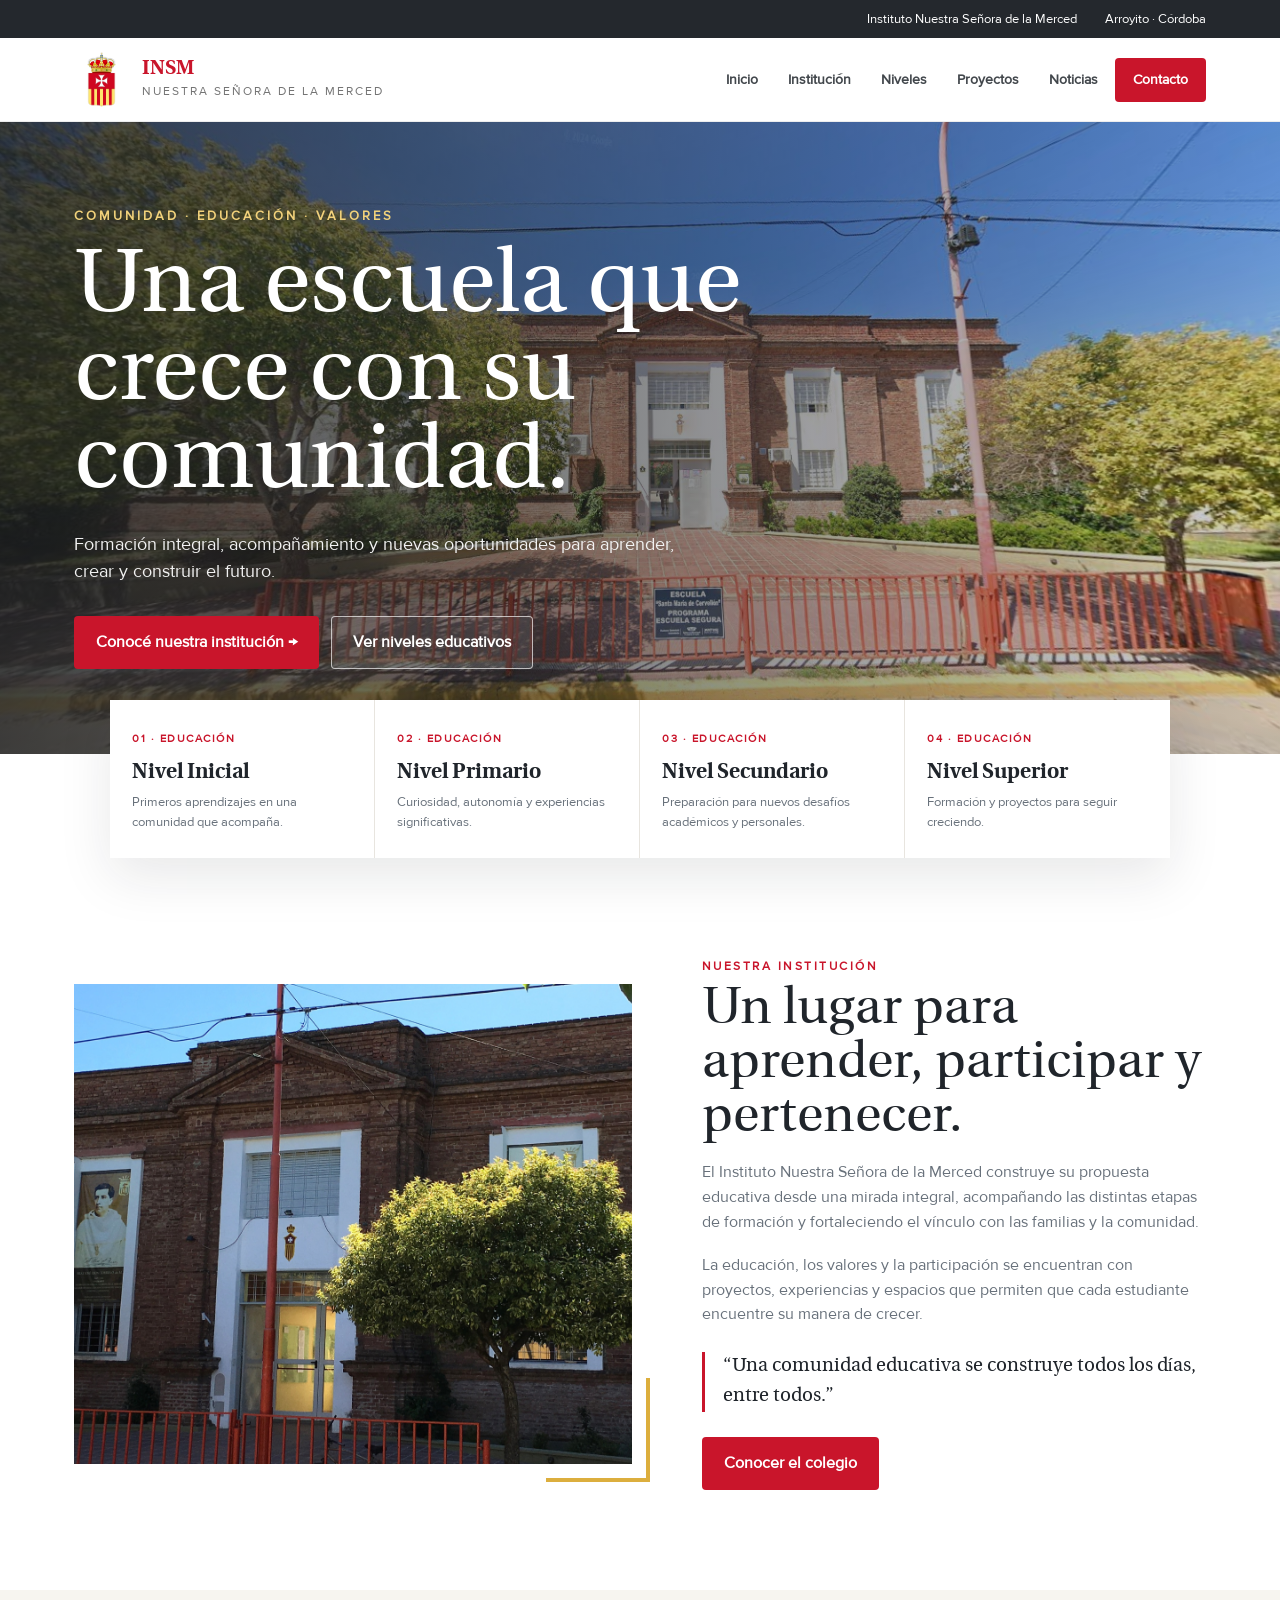
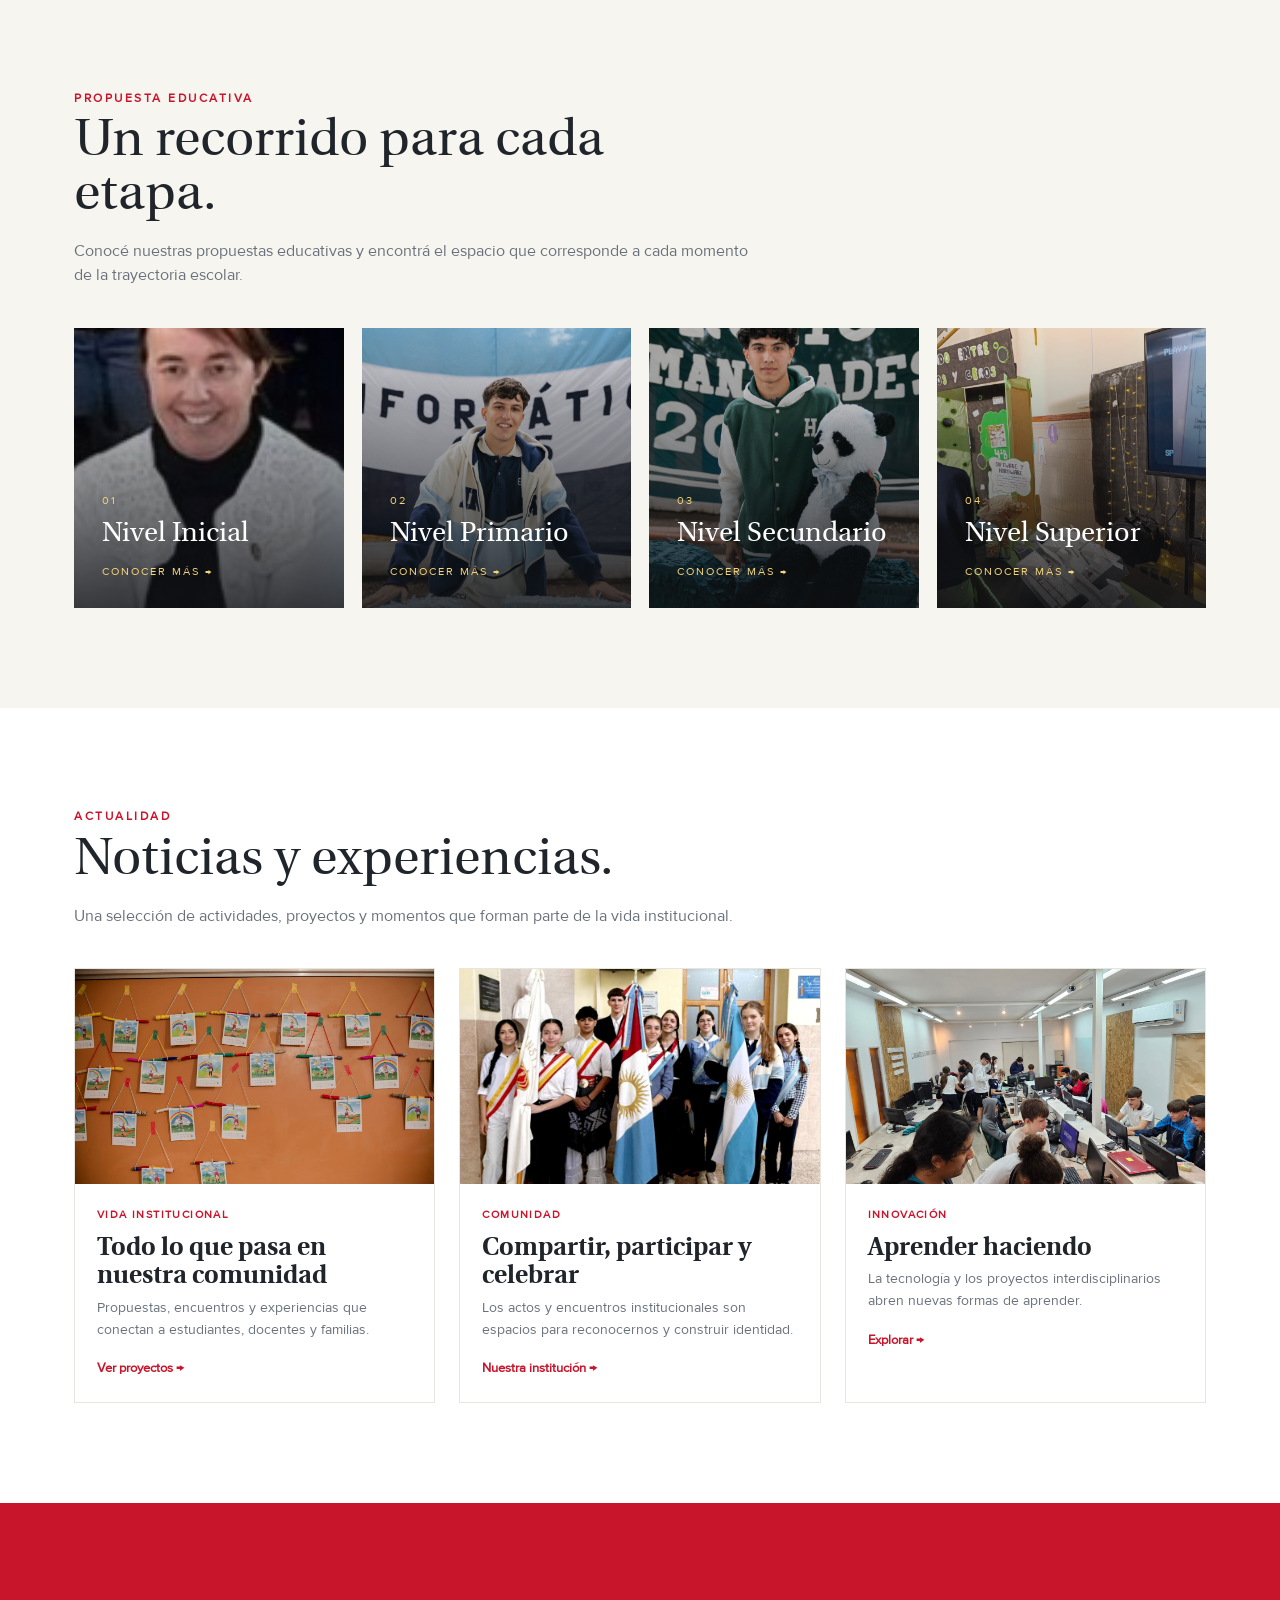
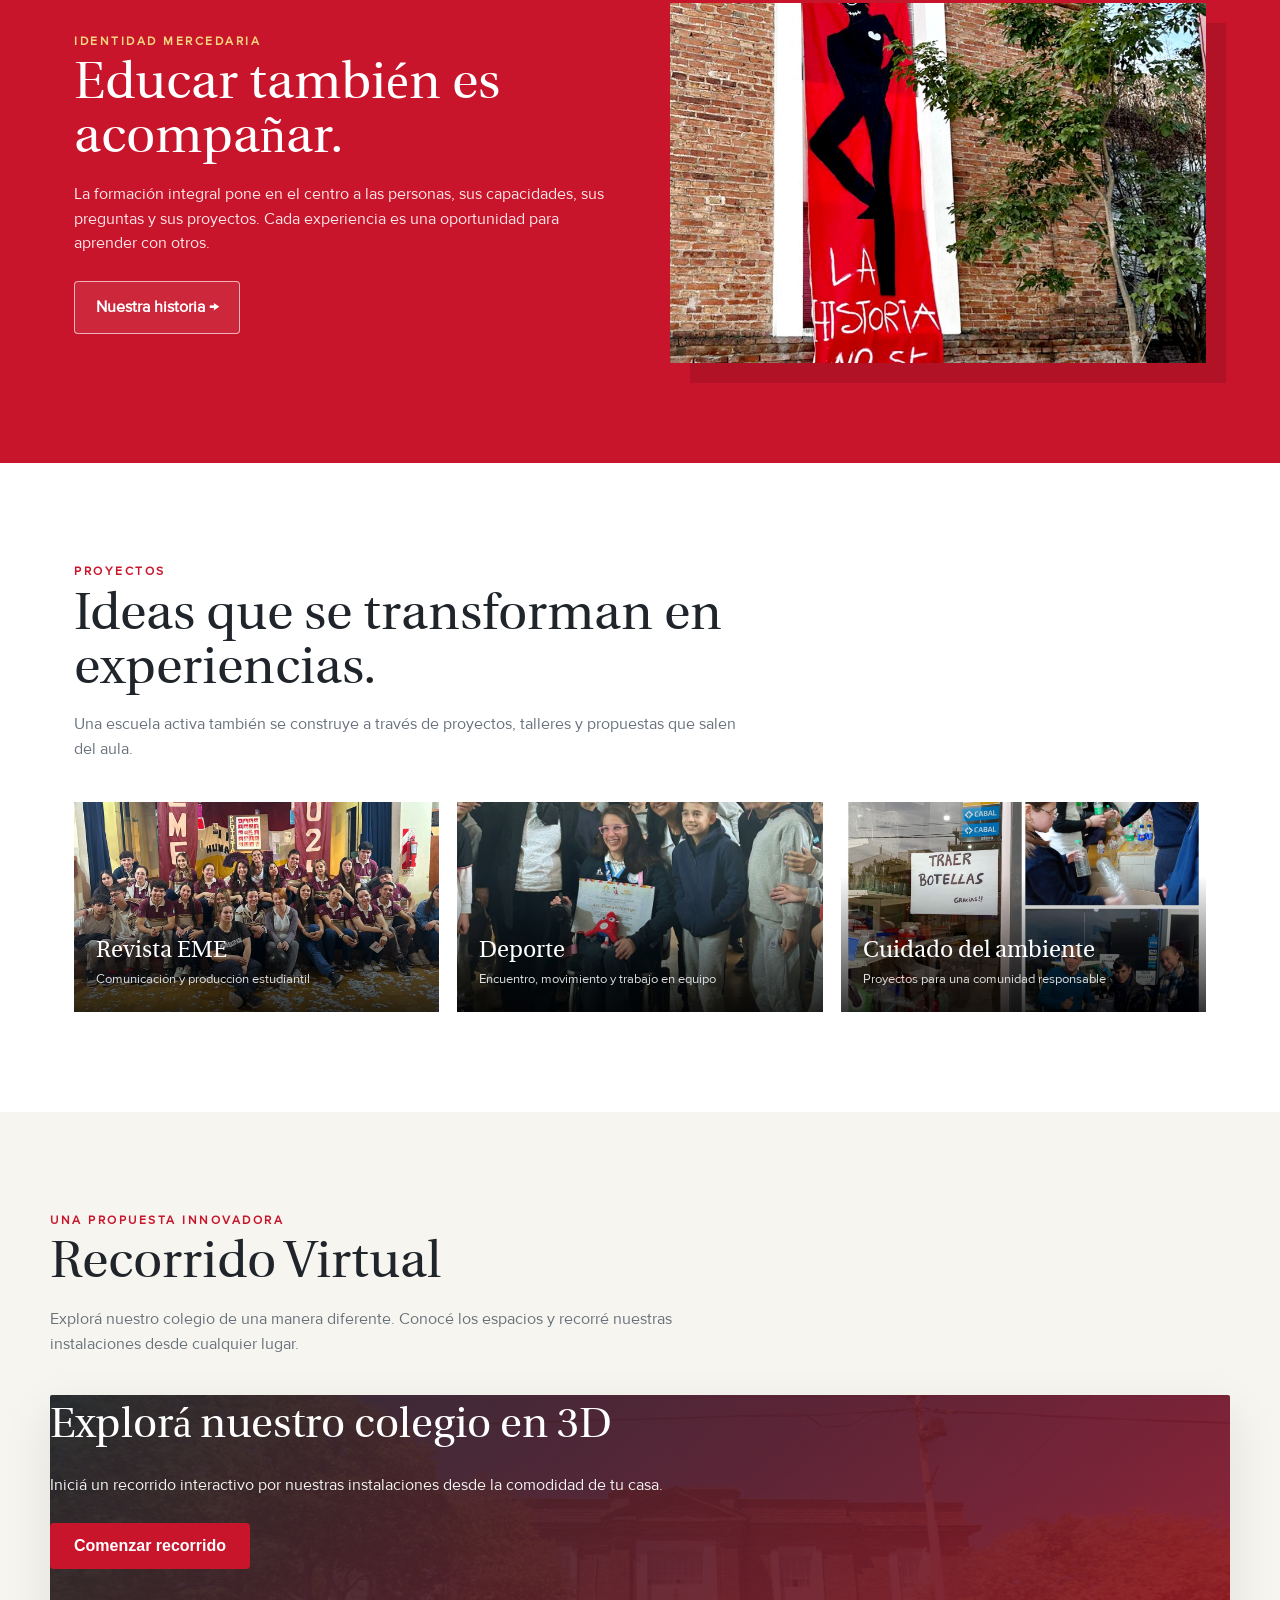
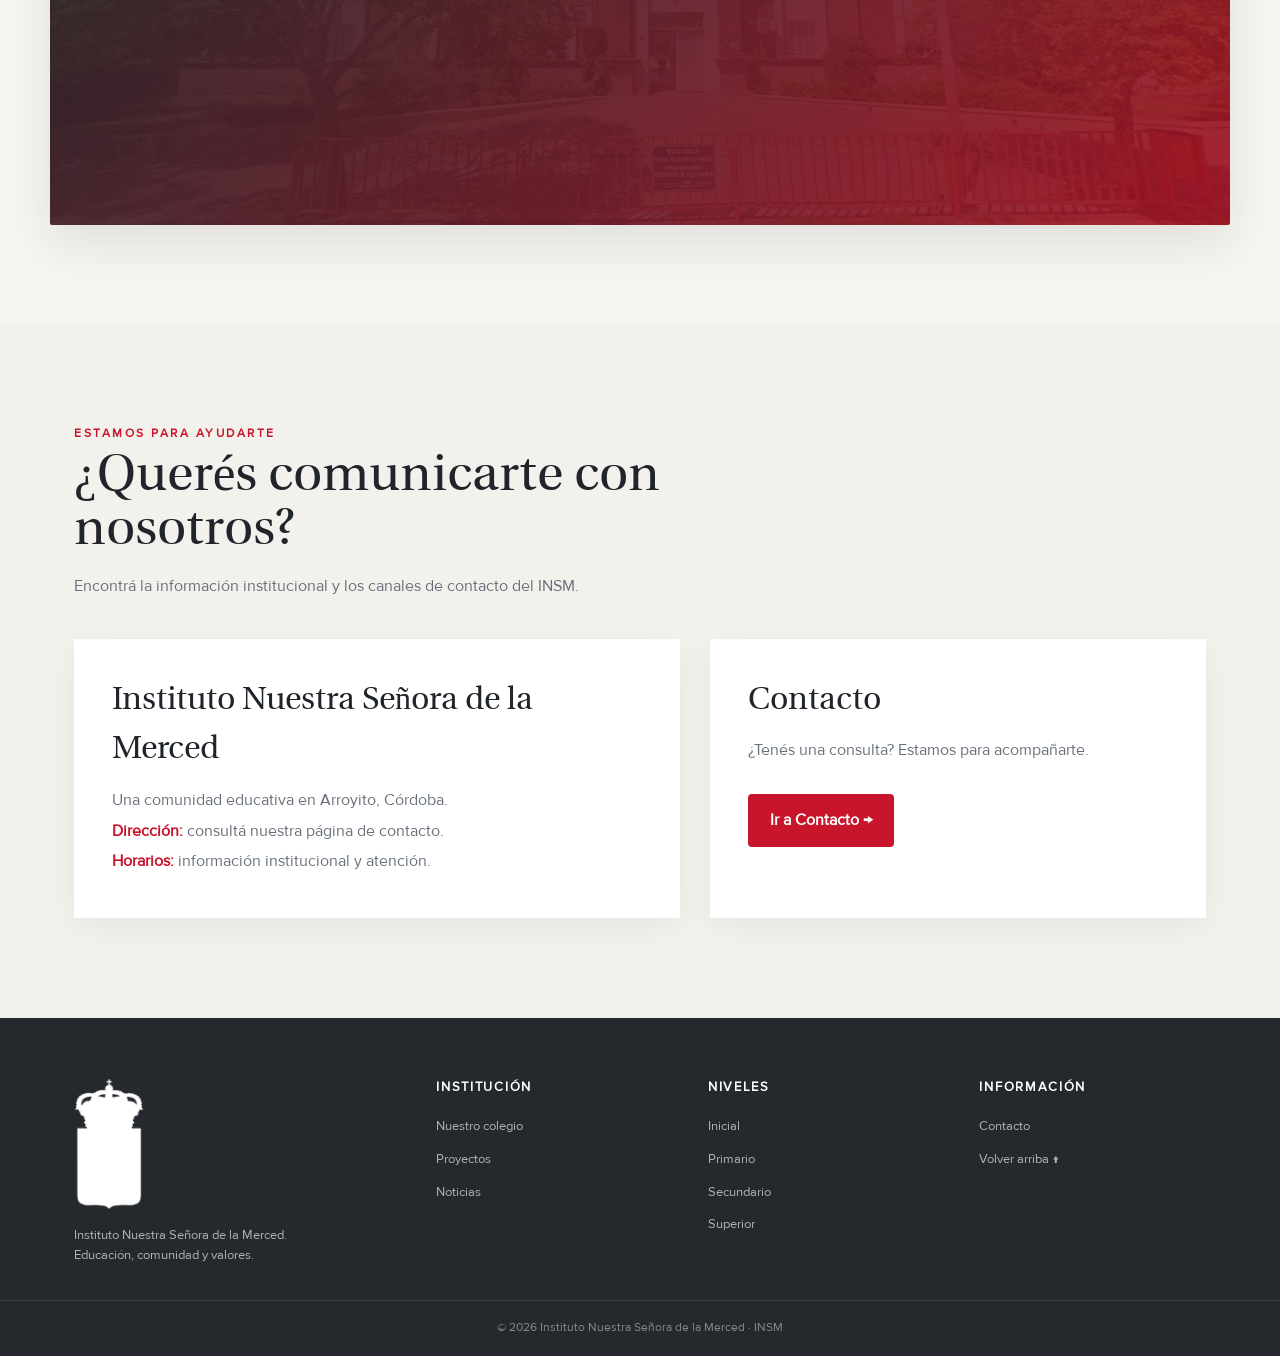
<file: index.html>
<!DOCTYPE html>
<html lang="es">
<head>
  <meta charset="UTF-8">
  <meta name="viewport" content="width=device-width, initial-scale=1.0">
  <title>Instituto Nuestra Señora de la Merced | INSM</title>
  <meta name="description" content="Instituto Nuestra Señora de la Merced. Comunidad educativa de Arroyito, Córdoba.">
  <link rel="icon" href="img/favicon.ico">
  <style>
    @font-face{font-family:Heuristica;src:url('fonts/Heuristica-Regular.ttf') format('truetype')}
    @font-face{font-family:Heuristica;src:url('fonts/Heuristica-Bold.ttf') format('truetype');font-weight:700}
    @font-face{font-family:Proxima;src:url('fonts/ProximaNova-Regular.ttf') format('truetype')}
    :root{--red:#c9152b;--red-dark:#9f1022;--gold:#dcae3d;--ink:#20252b;--muted:#68717b;--cream:#f7f5f0;--white:#fff;--line:#e8e5df;--shadow:0 18px 50px rgba(27,31,35,.10)}
    *{box-sizing:border-box;margin:0;padding:0}
    html{scroll-behavior:smooth}
    body{font-family:Proxima,Arial,sans-serif;color:var(--ink);background:#fff;line-height:1.55}
    a{text-decoration:none;color:inherit}
    img{display:block;max-width:100%}
    .topbar{background:#24282d;color:#fff;font-size:.82rem}
    .topbar-inner{max-width:1180px;margin:auto;padding:9px 24px;display:flex;justify-content:flex-end;gap:28px;align-items:center}
    .header{position:sticky;top:0;z-index:50;background:rgba(255,255,255,.96);backdrop-filter:blur(12px);border-bottom:1px solid rgba(0,0,0,.07)}
    .nav{max-width:1180px;margin:auto;padding:14px 24px;display:flex;align-items:center;gap:34px}
    .brand{display:flex;align-items:center;gap:13px;margin-right:auto}
    .brand img{width:55px;height:55px;object-fit:contain}
    .brand-text strong{font-family:Heuristica,serif;font-size:1.25rem;color:var(--red);display:block;line-height:1.05}
    .brand-text span{font-size:.72rem;letter-spacing:2px;color:#747474;text-transform:uppercase}
    nav ul{display:flex;list-style:none;gap:4px;align-items:center}
    nav a{display:block;padding:10px 13px;border-radius:7px;font-size:.9rem;font-weight:600;color:#42474c;transition:.2s}
    nav a:hover{background:#f5eeee;color:var(--red)}
    .nav-cta{background:var(--red)!important;color:#fff!important;padding:11px 18px!important;border-radius:4px!important}
    .menu-btn{display:none;border:0;background:none;font-size:1.8rem;color:var(--red);cursor:pointer}
    .hero{min-height:600px;position:relative;display:flex;align-items:center;overflow:hidden;background:#222}
    .hero-bg{position:absolute;inset:0;background:linear-gradient(90deg,rgba(20,23,27,.82) 0%,rgba(20,23,27,.52) 47%,rgba(20,23,27,.18) 100%),url('img/entrada.png') center/cover no-repeat;transform:scale(1.02)}
    .hero-inner{position:relative;z-index:1;max-width:1180px;width:100%;margin:auto;padding:85px 24px;color:#fff}
    .eyebrow{font-size:.8rem;letter-spacing:3px;text-transform:uppercase;color:#f2d27b;font-weight:bold;margin-bottom:18px}
    .hero h1{font-family:Heuristica,serif;font-size:clamp(3rem,7vw,5.6rem);line-height:.98;font-weight:400;max-width:720px;margin-bottom:22px}
    .hero p{max-width:600px;font-size:1.12rem;color:#f2f2f2;margin-bottom:30px}
    .buttons{display:flex;gap:12px;flex-wrap:wrap}
    .btn{padding:13px 21px;border-radius:4px;font-weight:700;display:inline-flex;align-items:center;gap:8px;transition:.2s;border:1px solid transparent}
    .btn-primary{background:var(--red);color:#fff}.btn-primary:hover{background:#e01b34;transform:translateY(-2px)}
    .btn-light{border-color:rgba(255,255,255,.65);color:#fff;background:rgba(255,255,255,.08)}.btn-light:hover{background:#fff;color:var(--ink)}
    .quick{position:relative;margin-top:-54px;z-index:3}
    .quick-grid{max-width:1060px;margin:auto;background:#fff;box-shadow:var(--shadow);display:grid;grid-template-columns:repeat(4,1fr)}
    .quick-item{padding:25px 22px;border-right:1px solid var(--line);transition:.2s}.quick-item:last-child{border:0}.quick-item:hover{background:#fcf8f8}
    .quick-item small{color:var(--red);text-transform:uppercase;letter-spacing:1.5px;font-weight:700;font-size:.7rem}.quick-item h3{font-family:Heuristica,serif;font-size:1.3rem;font-weight:700;margin:5px 0}.quick-item p{font-size:.82rem;color:var(--muted)}
    section{scroll-margin-top:95px}.section{max-width:1180px;margin:auto;padding:100px 24px}.section-head{max-width:680px;margin-bottom:40px}.kicker{font-size:.75rem;letter-spacing:2.5px;text-transform:uppercase;color:var(--red);font-weight:bold}.section h2{font-family:Heuristica,serif;font-weight:400;font-size:clamp(2.4rem,4vw,3.5rem);line-height:1.05;margin:8px 0 15px}.section-head p{color:var(--muted);font-size:1rem}
    .about{display:grid;grid-template-columns:1.05fr .95fr;gap:70px;align-items:center}.about-img{position:relative}.about-img img{width:100%;height:480px;object-fit:cover}.about-img:after{content:"";position:absolute;right:-18px;bottom:-18px;width:100px;height:100px;border-right:4px solid var(--gold);border-bottom:4px solid var(--gold)}.about-copy p{color:var(--muted);margin:0 0 18px}.quote{border-left:3px solid var(--red);padding-left:18px;margin:25px 0;font-family:Heuristica,serif;font-size:1.2rem}
    .levels-wrap{background:var(--cream)}.levels{display:grid;grid-template-columns:repeat(4,1fr);gap:18px}.level{min-height:280px;padding:28px;position:relative;overflow:hidden;color:#fff;background:#333;display:flex;flex-direction:column;justify-content:flex-end}.level:before{content:"";position:absolute;inset:0;background:linear-gradient(0deg,rgba(15,17,20,.82),rgba(15,17,20,.08))}.level:nth-child(1){background:url('img/NivelInicial_Directivo.png') center/cover}.level:nth-child(2){background:url('img/013_0433.jpg') center/cover}.level:nth-child(3){background:url('img/013_0155.jpg') center/cover}.level:nth-child(4){background:url('img/Informatica.jpg') center/cover}.level>*{position:relative}.level span{font-size:.7rem;text-transform:uppercase;letter-spacing:2px;color:#f4d477}.level h3{font-family:Heuristica,serif;font-size:1.7rem;font-weight:400;margin:4px 0 7px}.level a{font-size:.82rem;font-weight:bold}
    .news{display:grid;grid-template-columns:repeat(3,1fr);gap:24px}.card{background:#fff;border:1px solid var(--line);overflow:hidden;transition:.25s}.card:hover{transform:translateY(-6px);box-shadow:var(--shadow)}.card-img{height:215px;width:100%;object-fit:cover}.card-body{padding:22px}.date{font-size:.7rem;color:var(--red);font-weight:bold;text-transform:uppercase;letter-spacing:1.4px}.card h3{font-family:Heuristica,serif;font-size:1.55rem;line-height:1.15;margin:8px 0}.card p{font-size:.88rem;color:var(--muted);margin-bottom:15px}.read{color:var(--red);font-size:.8rem;font-weight:bold}
    .feature{background:var(--red);color:#fff}.feature .section{display:grid;grid-template-columns:1fr 1fr;gap:60px;align-items:center}.feature .kicker{color:#f6d77f}.feature h2{font-size:3.2rem}.feature p{color:#ffe8eb;max-width:550px}.feature-img{height:360px;object-fit:cover;width:100%;box-shadow:20px 20px 0 rgba(0,0,0,.12)}
    .projects{display:grid;grid-template-columns:repeat(3,1fr);gap:18px}.project{min-height:210px;position:relative;overflow:hidden;background:#222;color:#fff}.project img{width:100%;height:100%;object-fit:cover;position:absolute;transition:.4s}.project:after{content:"";position:absolute;inset:0;background:linear-gradient(0deg,rgba(0,0,0,.8),transparent 65%)}.project:hover img{transform:scale(1.06)}.project-content{position:absolute;z-index:2;bottom:0;padding:22px}.project-content h3{font-family:Heuristica,serif;font-size:1.45rem;font-weight:400}.project-content p{font-size:.8rem;color:#ddd}
    .contact-band{background:#f3f1ec}.contact-grid{display:grid;grid-template-columns:1.1fr .9fr;gap:30px}.contact-box{background:#fff;padding:38px;box-shadow:0 8px 30px rgba(0,0,0,.05)}.contact-box h3{font-family:Heuristica,serif;font-size:2rem;font-weight:400;margin-bottom:12px}.contact-box p{color:var(--muted);margin:6px 0}.contact-box strong{color:var(--red)}
    footer{background:#25292e;color:#e6e6e6}.footer-main{max-width:1180px;margin:auto;padding:60px 24px 35px;display:grid;grid-template-columns:1.4fr 1fr 1fr 1fr;gap:45px}.footer-brand img{width:70px;margin-bottom:15px;filter:brightness(0) invert(1)}.footer h4{color:#fff;font-size:.8rem;text-transform:uppercase;letter-spacing:1.7px;margin-bottom:15px}.footer p,.footer a{font-size:.82rem;color:#aeb3b8}.footer a:hover{color:#fff}.footer ul{list-style:none;display:grid;gap:8px}.footer-bottom{border-top:1px solid #3b4045;text-align:center;padding:18px 24px;font-size:.75rem;color:#888}
    @media(max-width:900px){nav{display:none}.menu-btn{display:block}.nav{padding:10px 18px}.quick-grid{grid-template-columns:repeat(2,1fr)}.quick-item:nth-child(2){border-right:0}.quick-item:nth-child(-n+2){border-bottom:1px solid var(--line)}.about,.feature .section{grid-template-columns:1fr;gap:40px}.levels{grid-template-columns:repeat(2,1fr)}.news,.projects{grid-template-columns:1fr 1fr}.footer-main{grid-template-columns:1fr 1fr}.hero{min-height:560px}}
    @media(max-width:600px){.topbar-inner{justify-content:center;gap:12px;font-size:.7rem}.brand-text strong{font-size:1.05rem}.brand-text span{font-size:.6rem}.brand img{width:45px;height:45px}.hero-inner{padding:70px 20px}.hero h1{font-size:3.15rem}.hero p{font-size:1rem}.quick{margin:0}.quick-grid{grid-template-columns:1fr}.quick-item{border-right:0!important;border-bottom:1px solid var(--line)!important}.quick-item:last-child{border-bottom:0!important}.section{padding:70px 20px}.about-img img{height:330px}.levels,.news,.projects,.contact-grid{grid-template-columns:1fr}.level{min-height:260px}.feature-img{height:270px}.feature .section{padding:70px 20px}.feature h2{font-size:2.5rem}.footer-main{grid-template-columns:1fr;padding:45px 20px 30px}.buttons .btn{width:100%;justify-content:center}}
    .mobile-nav{display:none;position:fixed;inset:0;background:#fff;z-index:100;padding:85px 28px 30px}.mobile-nav.open{display:block}.mobile-nav a{display:block;padding:15px 0;border-bottom:1px solid var(--line);font-family:Heuristica,serif;font-size:1.35rem}.close{position:absolute;right:22px;top:18px;border:0;background:none;font-size:2rem;color:var(--red)}
  
    .virtual-tour-section{background:#f7f5f0;padding:0 24px 100px}.virtual-tour-container{max-width:1180px;margin:auto}.virtual-tour-head{padding-top:100px;max-width:700px}.virtual-tour-head h2{font-family:Heuristica,serif;font-weight:400;font-size:clamp(2.4rem,4vw,3.5rem);line-height:1.05;margin:8px 0 15px}.virtual-tour-head p{color:var(--muted)}.unity-box{position:relative;margin-top:38px;min-height:430px;border-radius:2px;overflow:hidden;box-shadow:var(--shadow);background:linear-gradient(135deg,rgba(32,37,43,.94),rgba(159,16,34,.9)),url('img/entrada.png') center/cover}.unity-teaser{display:flex;align-items:center;justify-content:center;text-align:center;padding:50px}.unity-overlay-content{max-width:650px;color:#fff}.unity-overlay-content h4{font-family:Heuristica,serif;font-size:2.6rem;font-weight:400;margin-bottom:14px}.unity-overlay-content p{color:#f3f3f3;margin-bottom:25px}.unity-start-btn,.unity-close-btn{border:0;cursor:pointer}.unity-start-btn{background:var(--red);color:#fff;padding:14px 24px;border-radius:4px;font-weight:700;font-size:1rem}.unity-start-btn:hover{background:#e01b34;transform:translateY(-2px)}#unity-game-container{padding:0;background:#111;min-height:600px}.unity-close-btn{position:absolute;z-index:3;right:15px;top:15px;width:40px;height:40px;border-radius:50%;background:rgba(0,0,0,.65);color:#fff;font-size:1.1rem}#unity-iframe{display:block;width:100%;height:600px;border:0}.unity-controls{display:none;justify-content:center;gap:12px;flex-wrap:wrap;margin-top:20px}.unity-control-btn{padding:12px 18px;background:#fff;border:1px solid var(--line);color:var(--ink);border-radius:4px;font-weight:700;cursor:pointer}.unity-control-btn:hover{border-color:var(--red);color:var(--red)}@media(max-width:700px){.virtual-tour-section{padding:0 20px 70px}.virtual-tour-head{padding-top:70px}.unity-box{min-height:350px}.unity-overlay-content h4{font-size:2rem}#unity-iframe{height:430px}}
  </style>
</head>
<body>
  <div class="topbar"><div class="topbar-inner"><span>Instituto Nuestra Señora de la Merced</span><span>Arroyito · Córdoba</span></div></div>
  <header class="header"><div class="nav">
    <a class="brand" href="index.html"><img src="img/logo.png" alt="Logo INSM"><div class="brand-text"><strong>INSM</strong><span>Nuestra Señora de la Merced</span></div></a>
    <nav><ul><li><a href="index.html">Inicio</a></li><li><a href="NuestroColegio.html">Institución</a></li><li><a href="#niveles">Niveles</a></li><li><a href="Proyectos.html">Proyectos</a></li><li><a href="#noticias">Noticias</a></li><li><a class="nav-cta" href="Contacto.html">Contacto</a></li></ul></nav>
    <button class="menu-btn" aria-label="Abrir menú" onclick="document.querySelector('.mobile-nav').classList.add('open')">☰</button>
  </div></header>

  <div class="mobile-nav"><button class="close" onclick="this.parentElement.classList.remove('open')">×</button><a href="index.html">Inicio</a><a href="NuestroColegio.html">Institución</a><a href="#niveles">Niveles educativos</a><a href="Proyectos.html">Proyectos</a><a href="#noticias">Noticias</a><a href="Contacto.html">Contacto</a></div>

  <main>
    <section class="hero" id="inicio"><div class="hero-bg"></div><div class="hero-inner"><div class="eyebrow">Comunidad · Educación · Valores</div><h1>Una escuela que crece con su comunidad.</h1><p>Formación integral, acompañamiento y nuevas oportunidades para aprender, crear y construir el futuro.</p><div class="buttons"><a class="btn btn-primary" href="NuestroColegio.html">Conocé nuestra institución →</a><a class="btn btn-light" href="#niveles">Ver niveles educativos</a></div></div></section>

    <section class="quick"><div class="quick-grid"><a class="quick-item" href="NivelInicial.html"><small>01 · Educación</small><h3>Nivel Inicial</h3><p>Primeros aprendizajes en una comunidad que acompaña.</p></a><a class="quick-item" href="NivelPrimario.html"><small>02 · Educación</small><h3>Nivel Primario</h3><p>Curiosidad, autonomía y experiencias significativas.</p></a><a class="quick-item" href="NivelSecundario.html"><small>03 · Educación</small><h3>Nivel Secundario</h3><p>Preparación para nuevos desafíos académicos y personales.</p></a><a class="quick-item" href="NivelTerciario.html"><small>04 · Educación</small><h3>Nivel Superior</h3><p>Formación y proyectos para seguir creciendo.</p></a></div></section>

    <section class="section" id="institucion"><div class="about"><div class="about-img"><img src="img/entrada copy.png" alt="Entrada del Instituto Nuestra Señora de la Merced"></div><div class="about-copy"><div class="kicker">Nuestra institución</div><h2>Un lugar para aprender, participar y pertenecer.</h2><p>El Instituto Nuestra Señora de la Merced construye su propuesta educativa desde una mirada integral, acompañando las distintas etapas de formación y fortaleciendo el vínculo con las familias y la comunidad.</p><p>La educación, los valores y la participación se encuentran con proyectos, experiencias y espacios que permiten que cada estudiante encuentre su manera de crecer.</p><div class="quote">“Una comunidad educativa se construye todos los días, entre todos.”</div><a class="btn btn-primary" href="NuestroColegio.html">Conocer el colegio</a></div></div></section>

    <section class="levels-wrap" id="niveles"><div class="section"><div class="section-head"><div class="kicker">Propuesta educativa</div><h2>Un recorrido para cada etapa.</h2><p>Conocé nuestras propuestas educativas y encontrá el espacio que corresponde a cada momento de la trayectoria escolar.</p></div><div class="levels"><a class="level" href="NivelInicial.html"><span>01</span><h3>Nivel Inicial</h3><span>Conocer más →</span></a><a class="level" href="NivelPrimario.html"><span>02</span><h3>Nivel Primario</h3><span>Conocer más →</span></a><a class="level" href="NivelSecundario.html"><span>03</span><h3>Nivel Secundario</h3><span>Conocer más →</span></a><a class="level" href="NivelTerciario.html"><span>04</span><h3>Nivel Superior</h3><span>Conocer más →</span></a></div></div></section>

    <section class="section" id="noticias"><div class="section-head"><div class="kicker">Actualidad</div><h2>Noticias y experiencias.</h2><p>Una selección de actividades, proyectos y momentos que forman parte de la vida institucional.</p></div><div class="news"><article class="card"><img class="card-img" src="img/Noticias.jpg" alt="Noticias del instituto"><div class="card-body"><div class="date">Vida institucional</div><h3>Todo lo que pasa en nuestra comunidad</h3><p>Propuestas, encuentros y experiencias que conectan a estudiantes, docentes y familias.</p><a class="read" href="Proyectos.html">Ver proyectos →</a></div></article><article class="card"><img class="card-img" src="img/ABANDERADOS.jpg" alt="Acto institucional"><div class="card-body"><div class="date">Comunidad</div><h3>Compartir, participar y celebrar</h3><p>Los actos y encuentros institucionales son espacios para reconocernos y construir identidad.</p><a class="read" href="NuestroColegio.html">Nuestra institución →</a></div></article><article class="card"><img class="card-img" src="img/Informatica2.jpg" alt="Proyecto de informática"><div class="card-body"><div class="date">Innovación</div><h3>Aprender haciendo</h3><p>La tecnología y los proyectos interdisciplinarios abren nuevas formas de aprender.</p><a class="read" href="Proyectos.html">Explorar →</a></div></article></div></section>

    <section class="feature"><div class="section"><div><div class="kicker">Identidad mercedaria</div><h2>Educar también es acompañar.</h2><p>La formación integral pone en el centro a las personas, sus capacidades, sus preguntas y sus proyectos. Cada experiencia es una oportunidad para aprender con otros.</p><br><a class="btn btn-light" href="NuestroColegio.html">Nuestra historia →</a></div><img class="feature-img" src="img/Historia.jpg" alt="Historia del instituto"></div></section>

    <section class="section" id="proyectos"><div class="section-head"><div class="kicker">Proyectos</div><h2>Ideas que se transforman en experiencias.</h2><p>Una escuela activa también se construye a través de proyectos, talleres y propuestas que salen del aula.</p></div><div class="projects"><a class="project" href="Proyectos.html"><img src="img/EME.jpg" alt="Proyecto EME"><div class="project-content"><h3>Revista EME</h3><p>Comunicación y producción estudiantil</p></div></a><a class="project" href="Proyectos.html"><img src="img/DEPORTE.jpg" alt="Actividades deportivas"><div class="project-content"><h3>Deporte</h3><p>Encuentro, movimiento y trabajo en equipo</p></div></a><a class="project" href="Proyectos.html"><img src="img/Cuidado Ambiente.jpg" alt="Cuidado del ambiente"><div class="project-content"><h3>Cuidado del ambiente</h3><p>Proyectos para una comunidad responsable</p></div></a></div></section>

    <section id="virtual-tour" class="virtual-tour-section"><div class="virtual-tour-container"><div class="virtual-tour-head"><div class="kicker">Una propuesta innovadora</div><h2>Recorrido Virtual</h2><p>Explorá nuestro colegio de una manera diferente. Conocé los espacios y recorré nuestras instalaciones desde cualquier lugar.</p></div><div id="unity-teaser" class="unity-box"><div class="unity-overlay-content"><h4>Explorá nuestro colegio en 3D</h4><p>Iniciá un recorrido interactivo por nuestras instalaciones desde la comodidad de tu casa.</p><button id="start-tour-btn" class="unity-start-btn">Comenzar recorrido <i class="fas fa-play"></i></button></div></div><div id="unity-game-container" class="unity-box" style="display:none"><button id="close-tour-btn" class="unity-close-btn" title="Cerrar recorrido"><i class="fas fa-times"></i></button><iframe id="unity-iframe" data-src="PrismaWeb/index.html" src="" allowfullscreen="true" scrolling="no" title="Recorrido virtual"></iframe></div><div id="unity-controls" class="unity-controls"><button id="fullscreen-btn" class="unity-control-btn"><i class="fas fa-expand"></i> Pantalla completa</button><a href="https://inmerced.netlify.app/" target="_blank" rel="noopener noreferrer" class="unity-control-btn">Ver video recorrido <i class="fas fa-external-link-alt"></i></a></div></div></section>

    <section class="contact-band" id="contacto"><div class="section"><div class="section-head"><div class="kicker">Estamos para ayudarte</div><h2>¿Querés comunicarte con nosotros?</h2><p>Encontrá la información institucional y los canales de contacto del INSM.</p></div><div class="contact-grid"><div class="contact-box"><h3>Instituto Nuestra Señora de la Merced</h3><p>Una comunidad educativa en Arroyito, Córdoba.</p><p><strong>Dirección:</strong> consultá nuestra página de contacto.</p><p><strong>Horarios:</strong> información institucional y atención.</p></div><div class="contact-box"><h3>Contacto</h3><p>¿Tenés una consulta? Estamos para acompañarte.</p><br><a class="btn btn-primary" href="Contacto.html">Ir a Contacto →</a></div></div></div></section>
  </main>

  <footer class="footer"><div class="footer-main"><div class="footer-brand"><img src="img/logo.png" alt="Logo INSM"><p>Instituto Nuestra Señora de la Merced.<br>Educación, comunidad y valores.</p></div><div><h4>Institución</h4><ul><li><a href="NuestroColegio.html">Nuestro colegio</a></li><li><a href="Proyectos.html">Proyectos</a></li><li><a href="#noticias">Noticias</a></li></ul></div><div><h4>Niveles</h4><ul><li><a href="NivelInicial.html">Inicial</a></li><li><a href="NivelPrimario.html">Primario</a></li><li><a href="NivelSecundario.html">Secundario</a></li><li><a href="NivelTerciario.html">Superior</a></li></ul></div><div><h4>Información</h4><ul><li><a href="Contacto.html">Contacto</a></li><li><a href="#inicio">Volver arriba ↑</a></li></ul></div></div><div class="footer-bottom">© 2026 Instituto Nuestra Señora de la Merced · INSM</div></footer>
  <script>
    const links=document.querySelectorAll('.mobile-nav a');
    links.forEach(a=>a.addEventListener('click',()=>document.querySelector('.mobile-nav').classList.remove('open')));
  </script>

  <script>
    const unityTeaser=document.getElementById('unity-teaser');
    const unityGameContainer=document.getElementById('unity-game-container');
    const startTourBtn=document.getElementById('start-tour-btn');
    const closeTourBtn=document.getElementById('close-tour-btn');
    const unityIframe=document.getElementById('unity-iframe');
    const unityControls=document.getElementById('unity-controls');
    const fullscreenBtn=document.getElementById('fullscreen-btn');
    if(startTourBtn){startTourBtn.addEventListener('click',()=>{unityTeaser.style.display='none';unityGameContainer.style.display='block';unityControls.style.display='flex';const src=unityIframe.dataset.src;if(unityIframe.src!==new URL(src,location.href).href)unityIframe.src=src;});}
    if(closeTourBtn){closeTourBtn.addEventListener('click',()=>{unityGameContainer.style.display='none';unityControls.style.display='none';unityTeaser.style.display='flex';unityIframe.src='';});}
    if(fullscreenBtn){fullscreenBtn.addEventListener('click',()=>{try{if(unityIframe.requestFullscreen)unityIframe.requestFullscreen();else if(unityIframe.contentWindow?.unityInstance)unityIframe.contentWindow.unityInstance.SetFullscreen(1);}catch(e){console.warn('No se pudo activar pantalla completa',e);}});}
  </script>
</body>
</html>
</file>
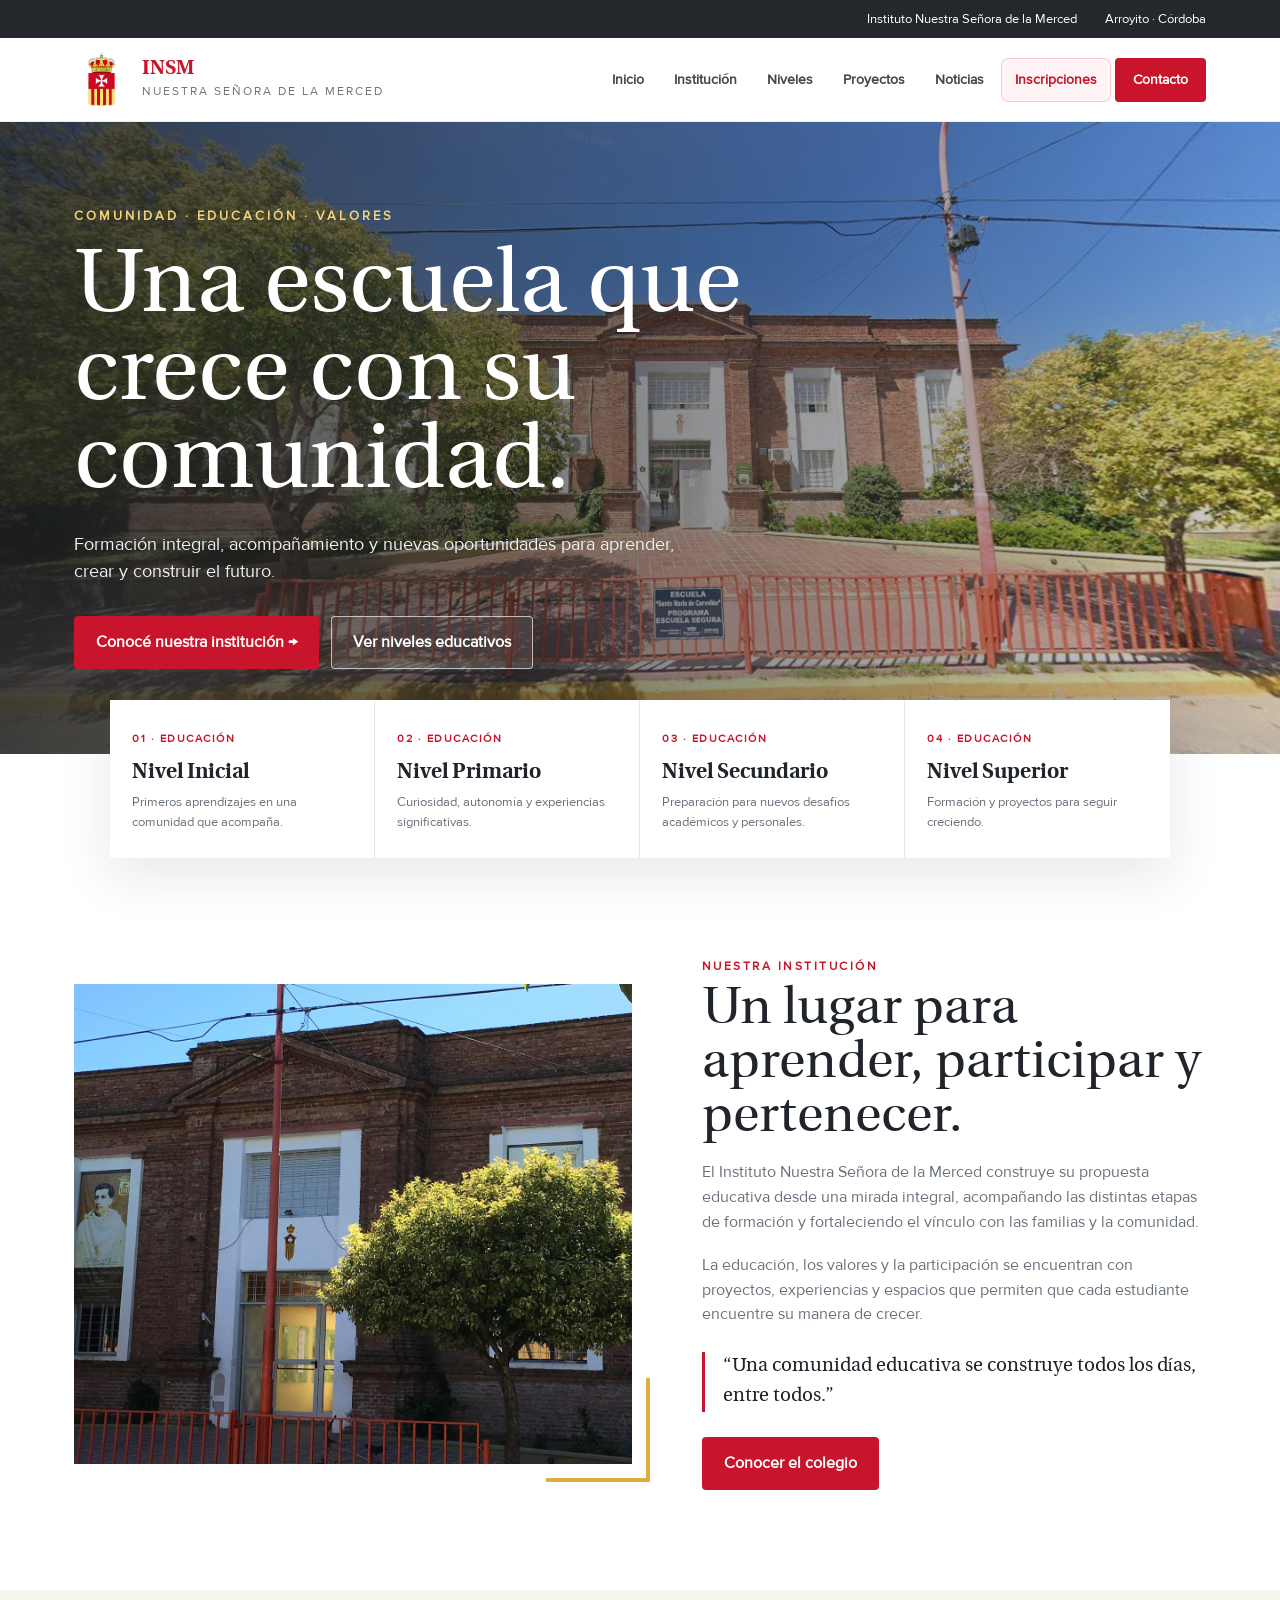
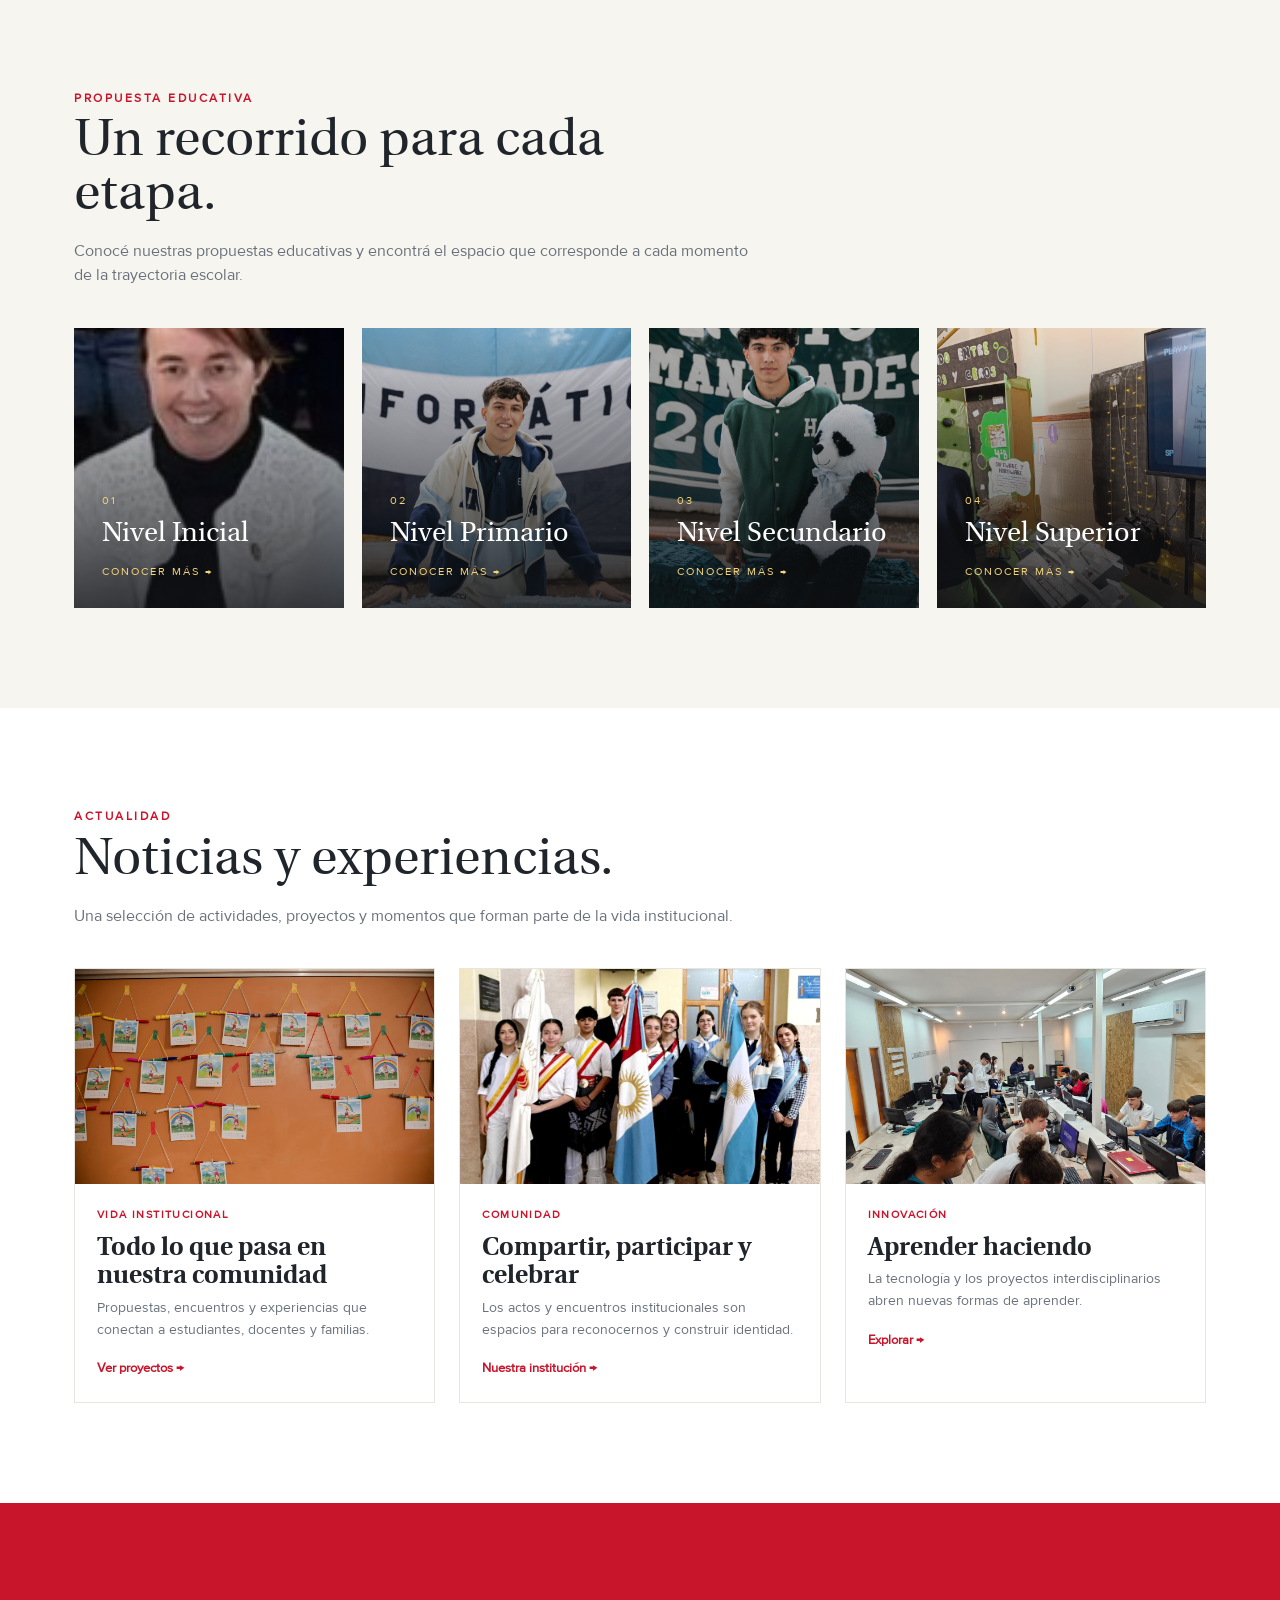
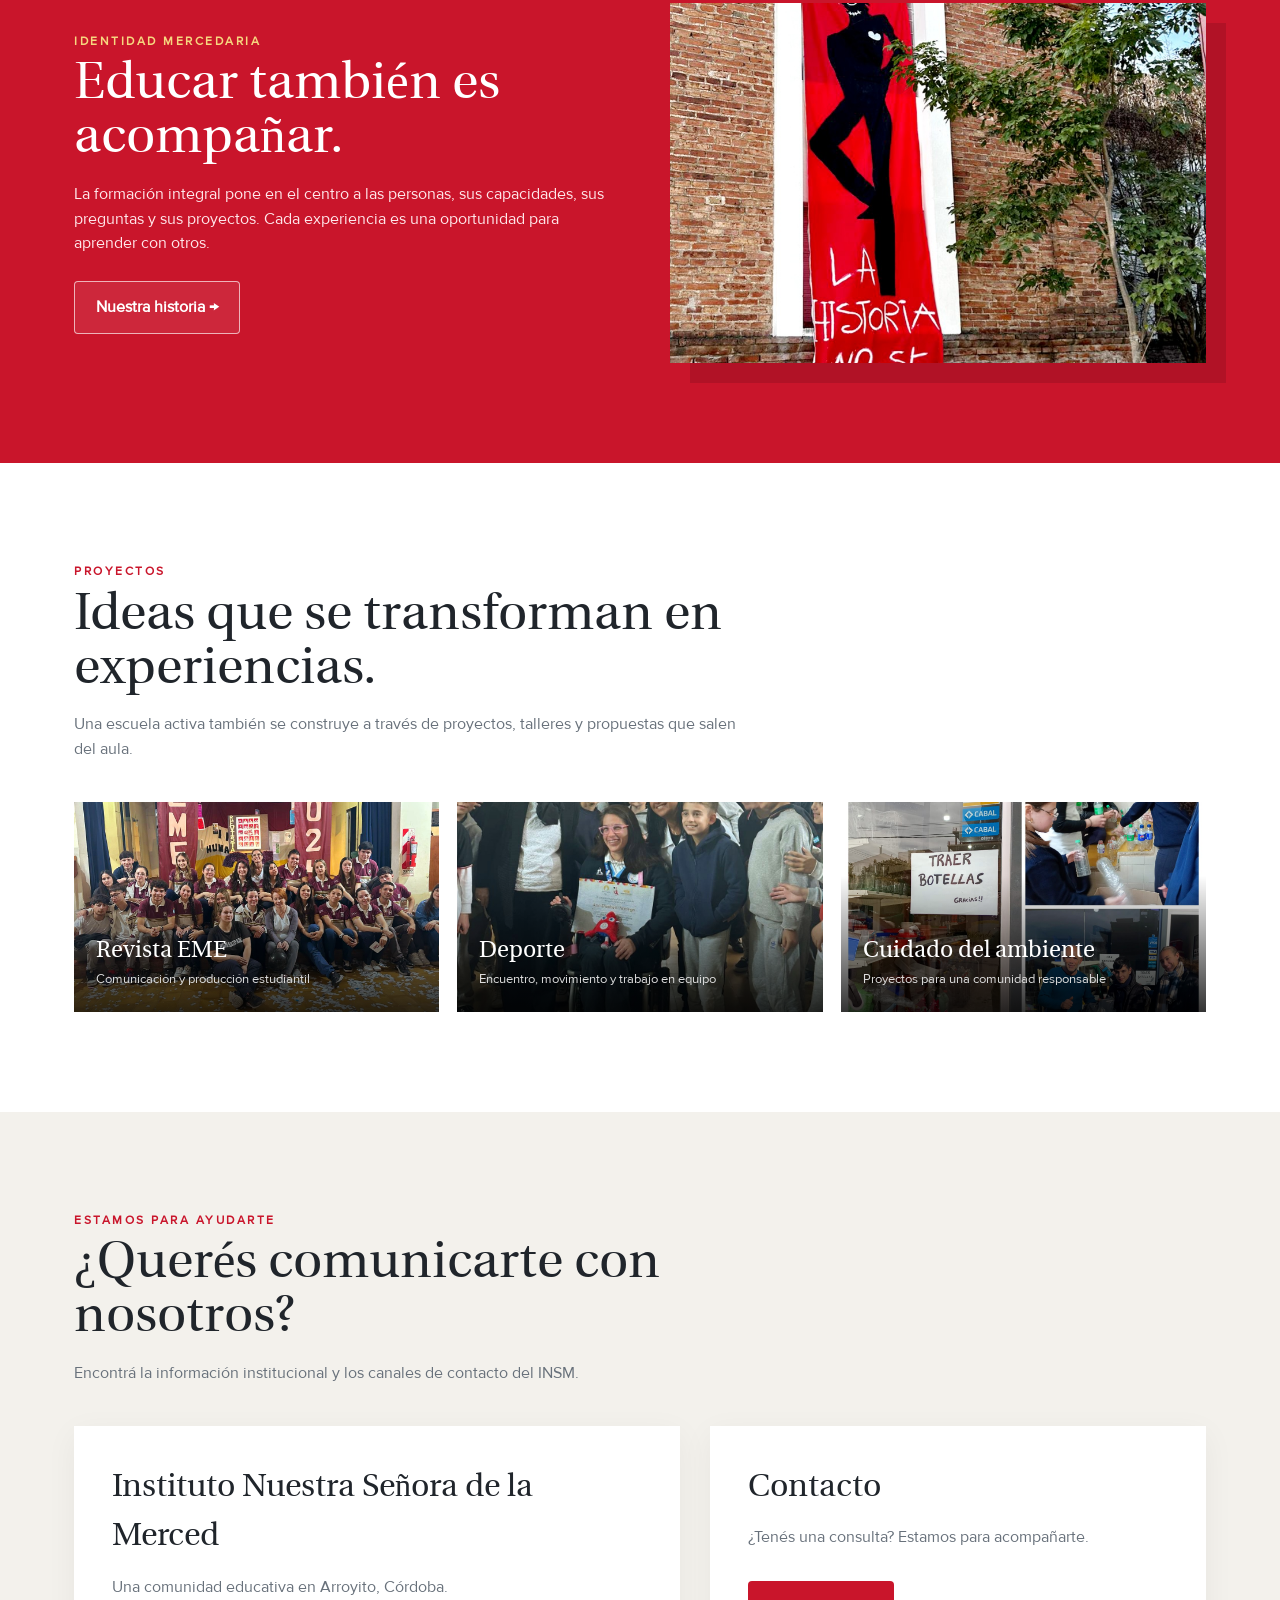
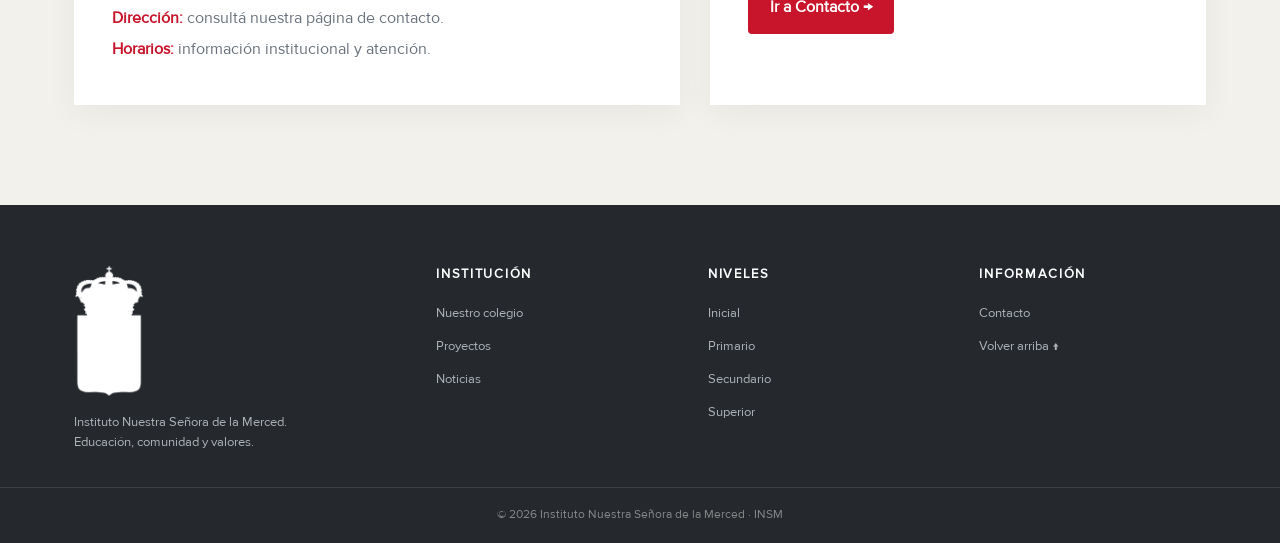
<file: WebINSM-main/index.html>
<!DOCTYPE html>
<html lang="es">
<head>
  <meta charset="UTF-8">
  <meta name="viewport" content="width=device-width, initial-scale=1.0">
  <title>Instituto Nuestra Señora de la Merced | INSM</title>
  <meta name="description" content="Instituto Nuestra Señora de la Merced. Comunidad educativa de Arroyito, Córdoba.">
  <link rel="icon" href="img/favicon.ico">
  <style>
    @font-face{font-family:Heuristica;src:url('fonts/Heuristica-Regular.ttf') format('truetype')}
    @font-face{font-family:Heuristica;src:url('fonts/Heuristica-Bold.ttf') format('truetype');font-weight:700}
    @font-face{font-family:Proxima;src:url('fonts/ProximaNova-Regular.ttf') format('truetype')}
    :root{--red:#c9152b;--red-dark:#9f1022;--gold:#dcae3d;--ink:#20252b;--muted:#68717b;--cream:#f7f5f0;--white:#fff;--line:#e8e5df;--shadow:0 18px 50px rgba(27,31,35,.10)}
    *{box-sizing:border-box;margin:0;padding:0}
    html{scroll-behavior:smooth}
    body{font-family:Proxima,Arial,sans-serif;color:var(--ink);background:#fff;line-height:1.55}
    a{text-decoration:none;color:inherit}
    img{display:block;max-width:100%}
    .topbar{background:#24282d;color:#fff;font-size:.82rem}
    .topbar-inner{max-width:1180px;margin:auto;padding:9px 24px;display:flex;justify-content:flex-end;gap:28px;align-items:center}
    .header{position:sticky;top:0;z-index:50;background:rgba(255,255,255,.96);backdrop-filter:blur(12px);border-bottom:1px solid rgba(0,0,0,.07)}
    .nav{max-width:1180px;margin:auto;padding:14px 24px;display:flex;align-items:center;gap:34px}
    .brand{display:flex;align-items:center;gap:13px;margin-right:auto}
    .brand img{width:55px;height:55px;object-fit:contain}
    .brand-text strong{font-family:Heuristica,serif;font-size:1.25rem;color:var(--red);display:block;line-height:1.05}
    .brand-text span{font-size:.72rem;letter-spacing:2px;color:#747474;text-transform:uppercase}
    nav ul{display:flex;list-style:none;gap:4px;align-items:center}
    nav a{display:block;padding:10px 13px;border-radius:7px;font-size:.9rem;font-weight:600;color:#42474c;transition:.2s}
    nav a:hover{background:#f5eeee;color:var(--red)}
    .nav-cta{background:var(--red)!important;color:#fff!important;padding:11px 18px!important;border-radius:4px!important}
    .menu-btn{display:none;border:0;background:none;font-size:1.8rem;color:var(--red);cursor:pointer}
    .hero{min-height:600px;position:relative;display:flex;align-items:center;overflow:hidden;background:#222}
    .hero-bg{position:absolute;inset:0;background:linear-gradient(90deg,rgba(20,23,27,.82) 0%,rgba(20,23,27,.52) 47%,rgba(20,23,27,.18) 100%),url('img/entrada.png') center/cover no-repeat;transform:scale(1.02)}
    .hero-inner{position:relative;z-index:1;max-width:1180px;width:100%;margin:auto;padding:85px 24px;color:#fff}
    .eyebrow{font-size:.8rem;letter-spacing:3px;text-transform:uppercase;color:#f2d27b;font-weight:bold;margin-bottom:18px}
    .hero h1{font-family:Heuristica,serif;font-size:clamp(3rem,7vw,5.6rem);line-height:.98;font-weight:400;max-width:720px;margin-bottom:22px}
    .hero p{max-width:600px;font-size:1.12rem;color:#f2f2f2;margin-bottom:30px}
    .buttons{display:flex;gap:12px;flex-wrap:wrap}
    .btn{padding:13px 21px;border-radius:4px;font-weight:700;display:inline-flex;align-items:center;gap:8px;transition:.2s;border:1px solid transparent}
    .btn-primary{background:var(--red);color:#fff}.btn-primary:hover{background:#e01b34;transform:translateY(-2px)}
    .btn-light{border-color:rgba(255,255,255,.65);color:#fff;background:rgba(255,255,255,.08)}.btn-light:hover{background:#fff;color:var(--ink)}
    .quick{position:relative;margin-top:-54px;z-index:3}
    .quick-grid{max-width:1060px;margin:auto;background:#fff;box-shadow:var(--shadow);display:grid;grid-template-columns:repeat(4,1fr)}
    .quick-item{padding:25px 22px;border-right:1px solid var(--line);transition:.2s}.quick-item:last-child{border:0}.quick-item:hover{background:#fcf8f8}
    .quick-item small{color:var(--red);text-transform:uppercase;letter-spacing:1.5px;font-weight:700;font-size:.7rem}.quick-item h3{font-family:Heuristica,serif;font-size:1.3rem;font-weight:700;margin:5px 0}.quick-item p{font-size:.82rem;color:var(--muted)}
    section{scroll-margin-top:95px}.section{max-width:1180px;margin:auto;padding:100px 24px}.section-head{max-width:680px;margin-bottom:40px}.kicker{font-size:.75rem;letter-spacing:2.5px;text-transform:uppercase;color:var(--red);font-weight:bold}.section h2{font-family:Heuristica,serif;font-weight:400;font-size:clamp(2.4rem,4vw,3.5rem);line-height:1.05;margin:8px 0 15px}.section-head p{color:var(--muted);font-size:1rem}
    .about{display:grid;grid-template-columns:1.05fr .95fr;gap:70px;align-items:center}.about-img{position:relative}.about-img img{width:100%;height:480px;object-fit:cover}.about-img:after{content:"";position:absolute;right:-18px;bottom:-18px;width:100px;height:100px;border-right:4px solid var(--gold);border-bottom:4px solid var(--gold)}.about-copy p{color:var(--muted);margin:0 0 18px}.quote{border-left:3px solid var(--red);padding-left:18px;margin:25px 0;font-family:Heuristica,serif;font-size:1.2rem}
    .levels-wrap{background:var(--cream)}.levels{display:grid;grid-template-columns:repeat(4,1fr);gap:18px}.level{min-height:280px;padding:28px;position:relative;overflow:hidden;color:#fff;background:#333;display:flex;flex-direction:column;justify-content:flex-end}.level:before{content:"";position:absolute;inset:0;background:linear-gradient(0deg,rgba(15,17,20,.82),rgba(15,17,20,.08))}.level:nth-child(1){background:url('img/NivelInicial_Directivo.png') center/cover}.level:nth-child(2){background:url('img/013_0433.jpg') center/cover}.level:nth-child(3){background:url('img/013_0155.jpg') center/cover}.level:nth-child(4){background:url('img/Informatica.jpg') center/cover}.level>*{position:relative}.level span{font-size:.7rem;text-transform:uppercase;letter-spacing:2px;color:#f4d477}.level h3{font-family:Heuristica,serif;font-size:1.7rem;font-weight:400;margin:4px 0 7px}.level a{font-size:.82rem;font-weight:bold}
    .news{display:grid;grid-template-columns:repeat(3,1fr);gap:24px}.card{background:#fff;border:1px solid var(--line);overflow:hidden;transition:.25s}.card:hover{transform:translateY(-6px);box-shadow:var(--shadow)}.card-img{height:215px;width:100%;object-fit:cover}.card-body{padding:22px}.date{font-size:.7rem;color:var(--red);font-weight:bold;text-transform:uppercase;letter-spacing:1.4px}.card h3{font-family:Heuristica,serif;font-size:1.55rem;line-height:1.15;margin:8px 0}.card p{font-size:.88rem;color:var(--muted);margin-bottom:15px}.read{color:var(--red);font-size:.8rem;font-weight:bold}
    .feature{background:var(--red);color:#fff}.feature .section{display:grid;grid-template-columns:1fr 1fr;gap:60px;align-items:center}.feature .kicker{color:#f6d77f}.feature h2{font-size:3.2rem}.feature p{color:#ffe8eb;max-width:550px}.feature-img{height:360px;object-fit:cover;width:100%;box-shadow:20px 20px 0 rgba(0,0,0,.12)}
    .projects{display:grid;grid-template-columns:repeat(3,1fr);gap:18px}.project{min-height:210px;position:relative;overflow:hidden;background:#222;color:#fff}.project img{width:100%;height:100%;object-fit:cover;position:absolute;transition:.4s}.project:after{content:"";position:absolute;inset:0;background:linear-gradient(0deg,rgba(0,0,0,.8),transparent 65%)}.project:hover img{transform:scale(1.06)}.project-content{position:absolute;z-index:2;bottom:0;padding:22px}.project-content h3{font-family:Heuristica,serif;font-size:1.45rem;font-weight:400}.project-content p{font-size:.8rem;color:#ddd}
    .contact-band{background:#f3f1ec}.contact-grid{display:grid;grid-template-columns:1.1fr .9fr;gap:30px}.contact-box{background:#fff;padding:38px;box-shadow:0 8px 30px rgba(0,0,0,.05)}.contact-box h3{font-family:Heuristica,serif;font-size:2rem;font-weight:400;margin-bottom:12px}.contact-box p{color:var(--muted);margin:6px 0}.contact-box strong{color:var(--red)}
    footer{background:#25292e;color:#e6e6e6}.footer-main{max-width:1180px;margin:auto;padding:60px 24px 35px;display:grid;grid-template-columns:1.4fr 1fr 1fr 1fr;gap:45px}.footer-brand img{width:70px;margin-bottom:15px;filter:brightness(0) invert(1)}.footer h4{color:#fff;font-size:.8rem;text-transform:uppercase;letter-spacing:1.7px;margin-bottom:15px}.footer p,.footer a{font-size:.82rem;color:#aeb3b8}.footer a:hover{color:#fff}.footer ul{list-style:none;display:grid;gap:8px}.footer-bottom{border-top:1px solid #3b4045;text-align:center;padding:18px 24px;font-size:.75rem;color:#888}
    @media(max-width:900px){nav{display:none}.menu-btn{display:block}.nav{padding:10px 18px}.quick-grid{grid-template-columns:repeat(2,1fr)}.quick-item:nth-child(2){border-right:0}.quick-item:nth-child(-n+2){border-bottom:1px solid var(--line)}.about,.feature .section{grid-template-columns:1fr;gap:40px}.levels{grid-template-columns:repeat(2,1fr)}.news,.projects{grid-template-columns:1fr 1fr}.footer-main{grid-template-columns:1fr 1fr}.hero{min-height:560px}}
    @media(max-width:600px){.topbar-inner{justify-content:center;gap:12px;font-size:.7rem}.brand-text strong{font-size:1.05rem}.brand-text span{font-size:.6rem}.brand img{width:45px;height:45px}.hero-inner{padding:70px 20px}.hero h1{font-size:3.15rem}.hero p{font-size:1rem}.quick{margin:0}.quick-grid{grid-template-columns:1fr}.quick-item{border-right:0!important;border-bottom:1px solid var(--line)!important}.quick-item:last-child{border-bottom:0!important}.section{padding:70px 20px}.about-img img{height:330px}.levels,.news,.projects,.contact-grid{grid-template-columns:1fr}.level{min-height:260px}.feature-img{height:270px}.feature .section{padding:70px 20px}.feature h2{font-size:2.5rem}.footer-main{grid-template-columns:1fr;padding:45px 20px 30px}.buttons .btn{width:100%;justify-content:center}}
    .mobile-nav{display:none;position:fixed;inset:0;background:#fff;z-index:100;padding:85px 28px 30px}.mobile-nav.open{display:block}.mobile-nav a{display:block;padding:15px 0;border-bottom:1px solid var(--line);font-family:Heuristica,serif;font-size:1.35rem}.close{position:absolute;right:22px;top:18px;border:0;background:none;font-size:2rem;color:var(--red)}
   .nav-inscripciones{display:block;padding:10px 13px;border-radius:7px;font-size:.9rem;font-weight:700;color:var(--red)!important;background:#fff4f5;border:1px solid rgba(201,21,43,.18);transition:.2s}.nav-inscripciones:hover{background:var(--red)!important;color:#fff!important} @media(max-width:900px){.nav-inscripciones{padding:10px 13px}} </style>
</head>
<body>
  <div class="topbar"><div class="topbar-inner"><span>Instituto Nuestra Señora de la Merced</span><span>Arroyito · Córdoba</span></div></div>
  <header class="header"><div class="nav">
    <a class="brand" href="index.html"><img src="img/logo.png" alt="Logo INSM"><div class="brand-text"><strong>INSM</strong><span>Nuestra Señora de la Merced</span></div></a>
    <nav><ul><li><a href="index.html">Inicio</a></li><li><a href="NuestroColegio.html">Institución</a></li><li><a href="#niveles">Niveles</a></li><li><a href="Proyectos.html">Proyectos</a></li><li><a href="#noticias">Noticias</a></li><li><a class="nav-inscripciones" href="Inscripciones.html">Inscripciones</a></li><li><a class="nav-cta" href="Contacto.html">Contacto</a></li></ul></nav>
    <button class="menu-btn" aria-label="Abrir menú" onclick="document.querySelector('.mobile-nav').classList.add('open')">☰</button>
  </div></header>

  <div class="mobile-nav"><button class="close" onclick="this.parentElement.classList.remove('open')">×</button><a href="index.html">Inicio</a><a href="NuestroColegio.html">Institución</a><a href="#niveles">Niveles educativos</a><a href="Proyectos.html">Proyectos</a><a href="#noticias">Noticias</a><a href="Contacto.html">Contacto</a></div>

  <main>
    <section class="hero" id="inicio"><div class="hero-bg"></div><div class="hero-inner"><div class="eyebrow">Comunidad · Educación · Valores</div><h1>Una escuela que crece con su comunidad.</h1><p>Formación integral, acompañamiento y nuevas oportunidades para aprender, crear y construir el futuro.</p><div class="buttons"><a class="btn btn-primary" href="NuestroColegio.html">Conocé nuestra institución →</a><a class="btn btn-light" href="#niveles">Ver niveles educativos</a></div></div></section>

    <section class="quick"><div class="quick-grid"><a class="quick-item" href="NivelInicial.html"><small>01 · Educación</small><h3>Nivel Inicial</h3><p>Primeros aprendizajes en una comunidad que acompaña.</p></a><a class="quick-item" href="NivelPrimario.html"><small>02 · Educación</small><h3>Nivel Primario</h3><p>Curiosidad, autonomía y experiencias significativas.</p></a><a class="quick-item" href="NivelSecundario.html"><small>03 · Educación</small><h3>Nivel Secundario</h3><p>Preparación para nuevos desafíos académicos y personales.</p></a><a class="quick-item" href="NivelTerciario.html"><small>04 · Educación</small><h3>Nivel Superior</h3><p>Formación y proyectos para seguir creciendo.</p></a></div></section>

    <section class="section" id="institucion"><div class="about"><div class="about-img"><img src="img/entrada copy.png" alt="Entrada del Instituto Nuestra Señora de la Merced"></div><div class="about-copy"><div class="kicker">Nuestra institución</div><h2>Un lugar para aprender, participar y pertenecer.</h2><p>El Instituto Nuestra Señora de la Merced construye su propuesta educativa desde una mirada integral, acompañando las distintas etapas de formación y fortaleciendo el vínculo con las familias y la comunidad.</p><p>La educación, los valores y la participación se encuentran con proyectos, experiencias y espacios que permiten que cada estudiante encuentre su manera de crecer.</p><div class="quote">“Una comunidad educativa se construye todos los días, entre todos.”</div><a class="btn btn-primary" href="NuestroColegio.html">Conocer el colegio</a></div></div></section>

    <section class="levels-wrap" id="niveles"><div class="section"><div class="section-head"><div class="kicker">Propuesta educativa</div><h2>Un recorrido para cada etapa.</h2><p>Conocé nuestras propuestas educativas y encontrá el espacio que corresponde a cada momento de la trayectoria escolar.</p></div><div class="levels"><a class="level" href="NivelInicial.html"><span>01</span><h3>Nivel Inicial</h3><span>Conocer más →</span></a><a class="level" href="NivelPrimario.html"><span>02</span><h3>Nivel Primario</h3><span>Conocer más →</span></a><a class="level" href="NivelSecundario.html"><span>03</span><h3>Nivel Secundario</h3><span>Conocer más →</span></a><a class="level" href="NivelTerciario.html"><span>04</span><h3>Nivel Superior</h3><span>Conocer más →</span></a></div></div></section>

    <section class="section" id="noticias"><div class="section-head"><div class="kicker">Actualidad</div><h2>Noticias y experiencias.</h2><p>Una selección de actividades, proyectos y momentos que forman parte de la vida institucional.</p></div><div class="news"><article class="card"><img class="card-img" src="img/Noticias.jpg" alt="Noticias del instituto"><div class="card-body"><div class="date">Vida institucional</div><h3>Todo lo que pasa en nuestra comunidad</h3><p>Propuestas, encuentros y experiencias que conectan a estudiantes, docentes y familias.</p><a class="read" href="Proyectos.html">Ver proyectos →</a></div></article><article class="card"><img class="card-img" src="img/ABANDERADOS.jpg" alt="Acto institucional"><div class="card-body"><div class="date">Comunidad</div><h3>Compartir, participar y celebrar</h3><p>Los actos y encuentros institucionales son espacios para reconocernos y construir identidad.</p><a class="read" href="NuestroColegio.html">Nuestra institución →</a></div></article><article class="card"><img class="card-img" src="img/Informatica2.jpg" alt="Proyecto de informática"><div class="card-body"><div class="date">Innovación</div><h3>Aprender haciendo</h3><p>La tecnología y los proyectos interdisciplinarios abren nuevas formas de aprender.</p><a class="read" href="Proyectos.html">Explorar →</a></div></article></div></section>

    <section class="feature"><div class="section"><div><div class="kicker">Identidad mercedaria</div><h2>Educar también es acompañar.</h2><p>La formación integral pone en el centro a las personas, sus capacidades, sus preguntas y sus proyectos. Cada experiencia es una oportunidad para aprender con otros.</p><br><a class="btn btn-light" href="NuestroColegio.html">Nuestra historia →</a></div><img class="feature-img" src="img/Historia.jpg" alt="Historia del instituto"></div></section>

    <section class="section" id="proyectos"><div class="section-head"><div class="kicker">Proyectos</div><h2>Ideas que se transforman en experiencias.</h2><p>Una escuela activa también se construye a través de proyectos, talleres y propuestas que salen del aula.</p></div><div class="projects"><a class="project" href="Proyectos.html"><img src="img/EME.jpg" alt="Proyecto EME"><div class="project-content"><h3>Revista EME</h3><p>Comunicación y producción estudiantil</p></div></a><a class="project" href="Proyectos.html"><img src="img/DEPORTE.jpg" alt="Actividades deportivas"><div class="project-content"><h3>Deporte</h3><p>Encuentro, movimiento y trabajo en equipo</p></div></a><a class="project" href="Proyectos.html"><img src="img/Cuidado Ambiente.jpg" alt="Cuidado del ambiente"><div class="project-content"><h3>Cuidado del ambiente</h3><p>Proyectos para una comunidad responsable</p></div></a></div></section>

    <section class="contact-band" id="contacto"><div class="section"><div class="section-head"><div class="kicker">Estamos para ayudarte</div><h2>¿Querés comunicarte con nosotros?</h2><p>Encontrá la información institucional y los canales de contacto del INSM.</p></div><div class="contact-grid"><div class="contact-box"><h3>Instituto Nuestra Señora de la Merced</h3><p>Una comunidad educativa en Arroyito, Córdoba.</p><p><strong>Dirección:</strong> consultá nuestra página de contacto.</p><p><strong>Horarios:</strong> información institucional y atención.</p></div><div class="contact-box"><h3>Contacto</h3><p>¿Tenés una consulta? Estamos para acompañarte.</p><br><a class="btn btn-primary" href="Contacto.html">Ir a Contacto →</a></div></div></div></section>
  </main>

  <footer class="footer"><div class="footer-main"><div class="footer-brand"><img src="img/logo.png" alt="Logo INSM"><p>Instituto Nuestra Señora de la Merced.<br>Educación, comunidad y valores.</p></div><div><h4>Institución</h4><ul><li><a href="NuestroColegio.html">Nuestro colegio</a></li><li><a href="Proyectos.html">Proyectos</a></li><li><a href="#noticias">Noticias</a></li></ul></div><div><h4>Niveles</h4><ul><li><a href="NivelInicial.html">Inicial</a></li><li><a href="NivelPrimario.html">Primario</a></li><li><a href="NivelSecundario.html">Secundario</a></li><li><a href="NivelTerciario.html">Superior</a></li></ul></div><div><h4>Información</h4><ul><li><a href="Contacto.html">Contacto</a></li><li><a href="#inicio">Volver arriba ↑</a></li></ul></div></div><div class="footer-bottom">© 2026 Instituto Nuestra Señora de la Merced · INSM</div></footer>
  <script>
    const links=document.querySelectorAll('.mobile-nav a');
    links.forEach(a=>a.addEventListener('click',()=>document.querySelector('.mobile-nav').classList.remove('open')));
  </script>
</body>
</html>
</file>
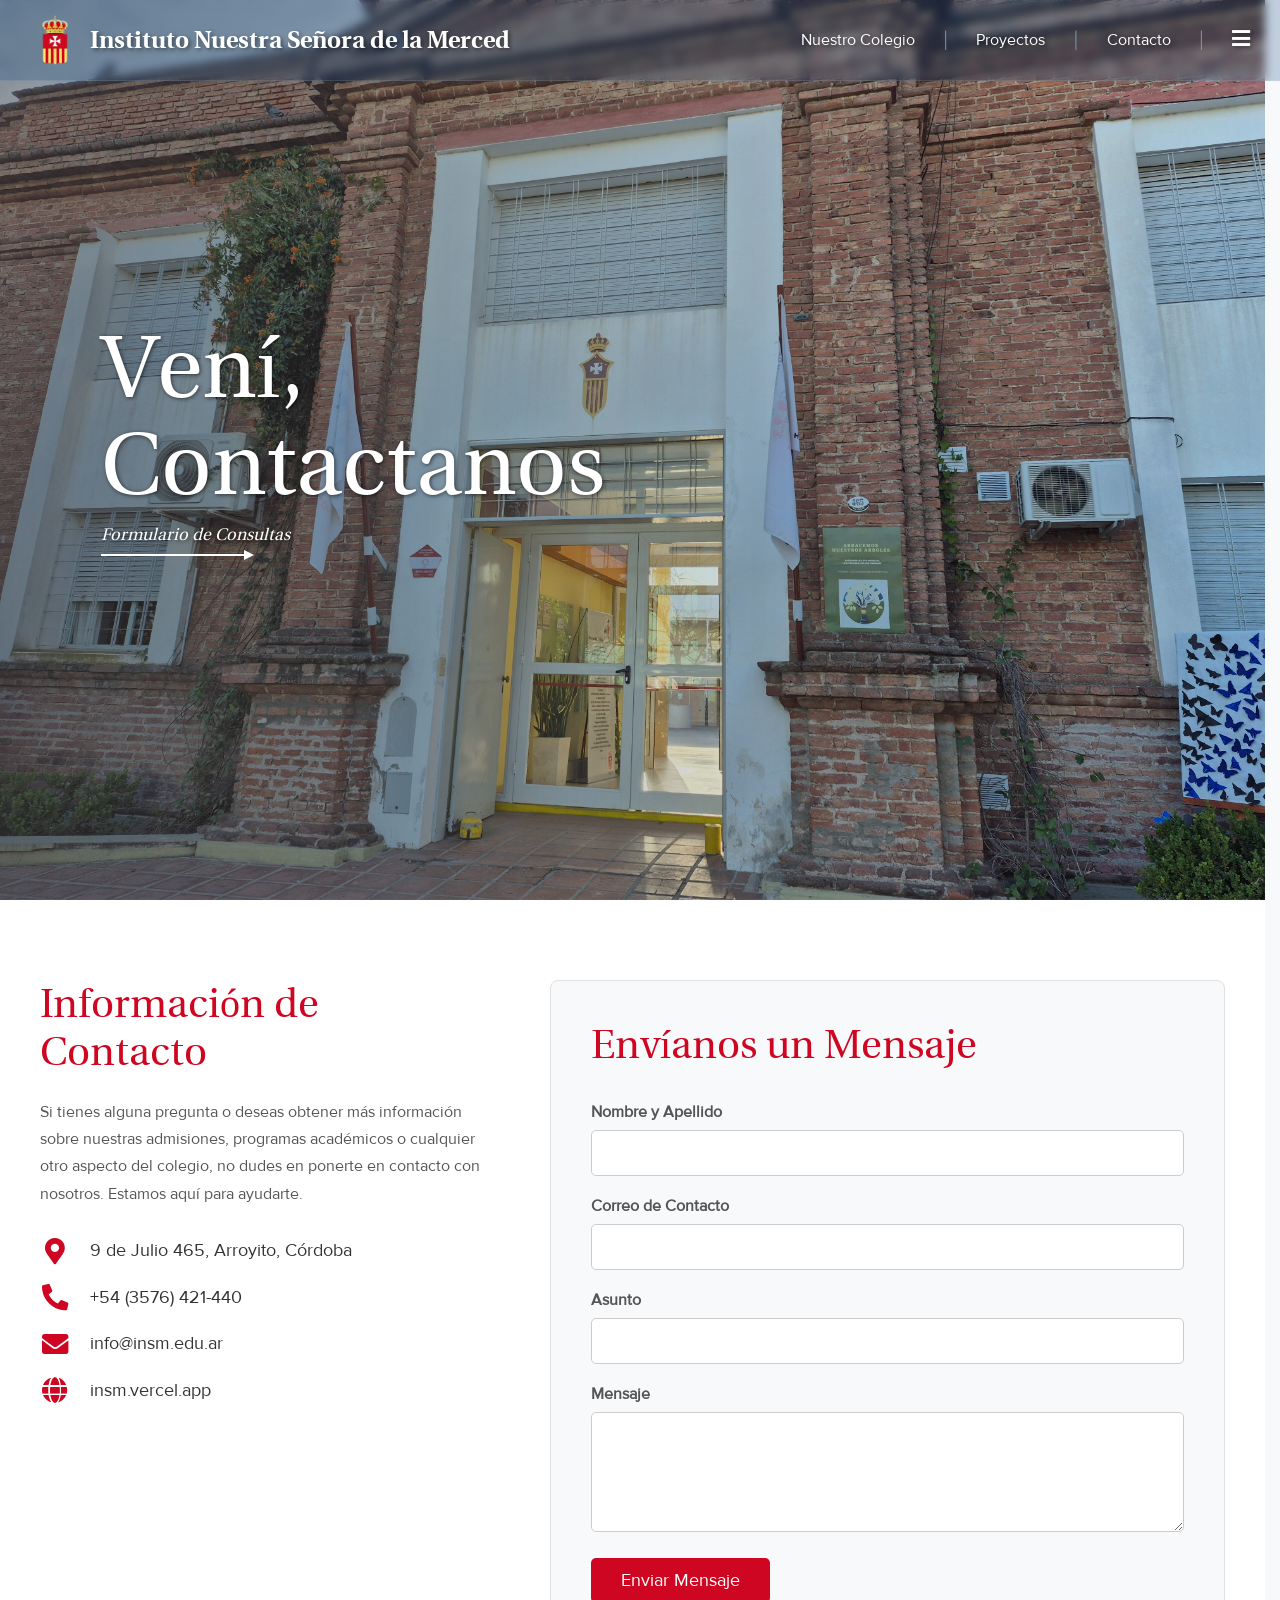
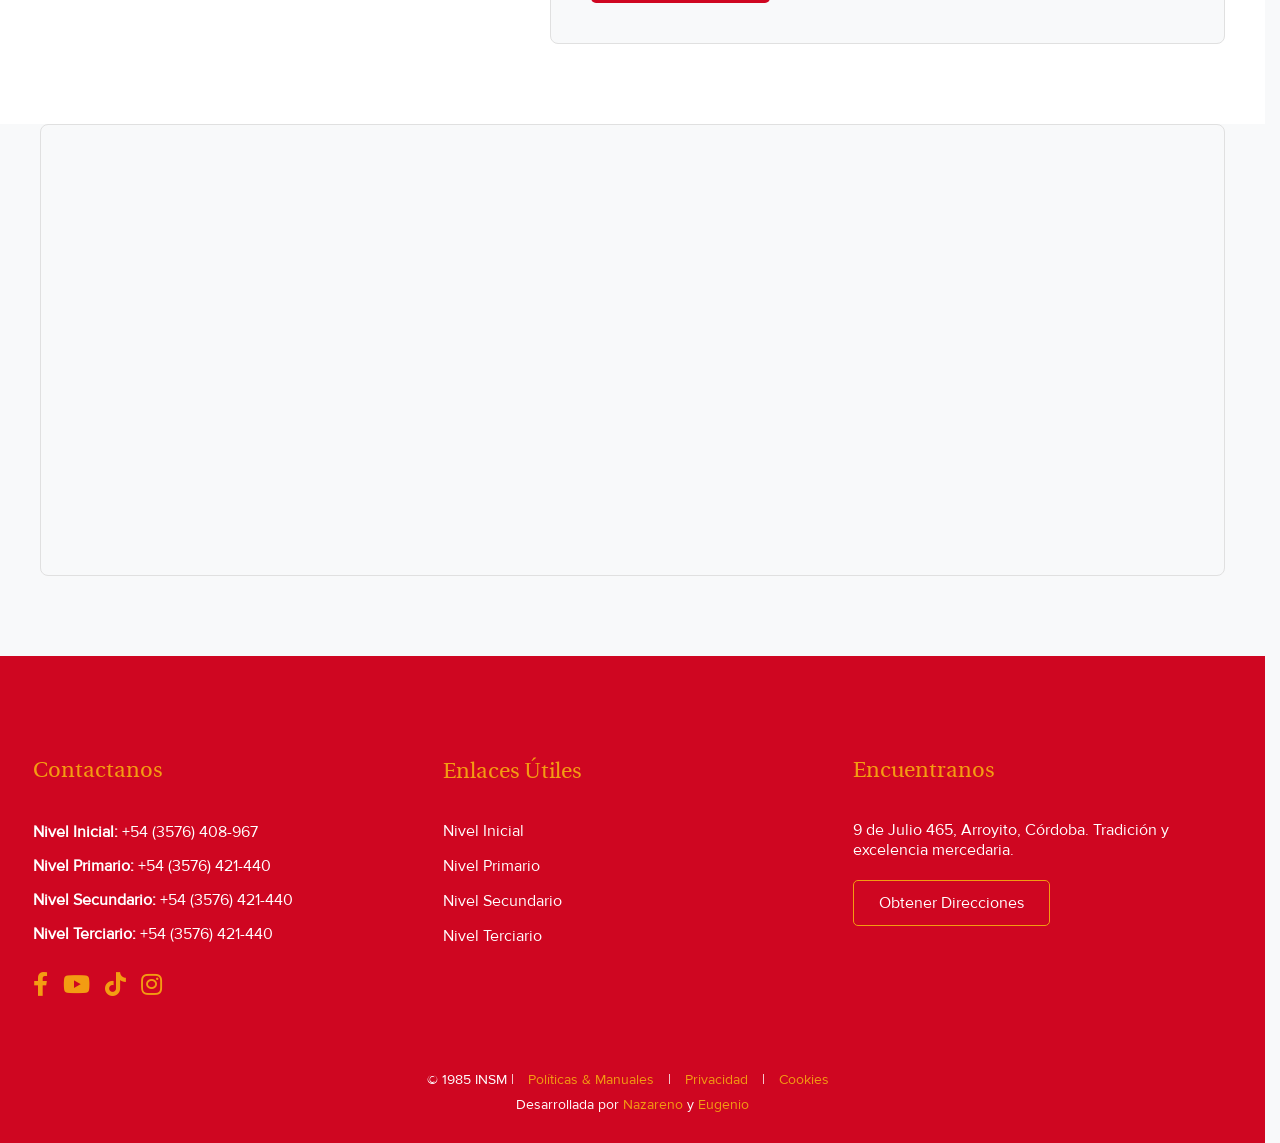
<file: Contacto.html>
<!DOCTYPE html>
<html lang="es">
	<head>
		<meta charset="UTF-8" />
		<meta name="viewport" content="width=device-width, initial-scale=1.0" />
		<title>Insm - Contacto</title>
		<style>
			/* --- Fuentes (requiere los archivos .ttf en la misma carpeta) --- */
			@font-face {
				font-family: 'Heuristica';
				src: url('fonts/Heuristica-Regular.ttf') format('truetype');
				font-weight: normal;
				font-style: normal;
			}
			@font-face {
				font-family: 'Heuristica';
				src: url('fonts/Heuristica-Bold.ttf') format('truetype');
				font-weight: bold;
				font-style: normal;
			}
			@font-face {
				font-family: 'ProximaNova';
				src: url('fonts/ProximaNova-Regular.ttf') format('truetype');
				font-weight: normal;
				font-style: normal;
			}

			/* --- Animaciones de entrada --- */
			@keyframes fadeInUp {
				from {
					opacity: 0;
					transform: translateY(20px);
				}
				to {
					opacity: 1;
					transform: translateY(0);
				}
			}

			/* --- Estilos Generales y Transiciones --- */
			html,
			body {
				width: 100%;
				overflow-x: hidden;
				margin: 0;
				padding: 0;
				position: relative;
			}
			html {
				scroll-behavior: smooth;
				scrollbar-gutter: stable; /* RESERVA EL ESPACIO PARA EVITAR EL SALTO DEL CONTENIDO AL BLOQUEAR EL SCROLL */
				overscroll-behavior-y: none; /* Evita que el fondo se separe y rebote de forma extraña */
			}
			body {
				font-family: 'Heuristica', serif;
				color: #333;
				background-color: #f8f9fa;
				animation: fadeInPage 0.5s ease-in-out;
			}
			body.fade-out {
				opacity: 0;
				transition: opacity 0.5s ease-in-out;
			}
			body.no-scroll,
			html.no-scroll {
				overflow: hidden !important;
				touch-action: none;
			}

			/* ... (mantener animaciones existentes) ... */

			/* --- CORRECCIÓN DE SCROLL --- */
			section {
				scroll-margin-top: 80px; /* Ajuste para dejar espacio arriba al navegar */
			}

			/* --- Menú Lateral de Navegación Rápida (Slider) --- */
			.side-menu {
				position: fixed;
				top: 0;
				right: 0;
				width: 100%;
				height: 100vh;
				z-index: 2000;
				visibility: hidden;
				pointer-events: none;
				overflow: hidden;
				transition: visibility 0.6s;
			}

			.side-menu.active {
				visibility: visible;
				pointer-events: all;
				transition: none;
			}

			.side-menu-overlay {
				position: absolute;
				top: 0;
				left: 0;
				width: 100%;
				height: 100%;
				background: rgba(0, 0, 0, 0.4);
				backdrop-filter: blur(8px);
				-webkit-backdrop-filter: blur(8px);
				opacity: 0;
				transition: opacity 0.6s ease;
			}

			.side-menu.active .side-menu-overlay {
				opacity: 1;
			}

			.side-menu-content {
				position: absolute;
				top: 0;
				right: 0;
				width: 400px;
				height: 100%;
				height: 100dvh;
				background: #ffffff;
				transform: translateX(110%);
				transition: transform 0.6s cubic-bezier(0.4, 0, 0.2, 1);
				padding: 40px;
				box-shadow: -15px 0 50px rgba(0, 0, 0, 0.15);
				display: flex;
				flex-direction: column;
				box-sizing: border-box;
				overflow: hidden;
			}

			.side-menu.active .side-menu-content {
				transform: translateX(0);
			}

			.side-menu-header {
				margin-bottom: 30px;
				border-bottom: 2px solid #f39c12;
				padding-bottom: 15px;
				flex-shrink: 0;
			}

			.side-menu-header h3 {
				font-family: 'Heuristica', serif;
				font-size: 1.8em;
				color: #cf0621;
				margin: 0;
				font-weight: normal;
			}

			.side-menu-links {
				list-style: none;
				padding: 0;
				margin: 0;
				flex-grow: 1; 
				overflow-y: auto;
				overflow-x: hidden;
				padding-right: 10px;
				scrollbar-width: thin;
				scrollbar-color: #f39c12 #f4f6f8;
				scrollbar-gutter: stable;
			}

			.side-menu-links::-webkit-scrollbar {
				width: 8px;
				display: block !important;
			}
			.side-menu-links::-webkit-scrollbar-track {
				background: #f4f6f8 !important;
				border-radius: 10px;
			}
			.side-menu-links::-webkit-scrollbar-thumb {
				background-color: #f39c12 !important;
				border-radius: 10px;
				border: 2px solid #f4f6f8;
			}

			.side-menu-links li {
				margin-bottom: 8px;
				opacity: 0;
				transform: translateX(40px);
				transition: all 0.5s cubic-bezier(0.16, 1, 0.3, 1);
			}

			@media (min-width: 769px) {
				.side-menu-shortcuts,
				.side-menu-footer {
					display: none;
				}
			}

			.side-menu.active .side-menu-links li {
				opacity: 1;
				transform: translateX(0);
			}

			.side-menu.active .side-menu-links li:nth-child(1) { transition-delay: 0.15s; }
			.side-menu.active .side-menu-links li:nth-child(2) { transition-delay: 0.20s; }
			.side-menu.active .side-menu-links li:nth-child(3) { transition-delay: 0.25s; }

			.side-menu-links li a {
				display: flex;
				align-items: center;
				gap: 15px;
				padding: 12px 15px;
				text-decoration: none;
				color: #555;
				font-family: 'ProximaNova', sans-serif;
				font-size: 1.1em;
				border-radius: 12px;
				transition: all 0.3s ease;
			}

			.side-menu-links li a i {
				width: 24px;
				text-align: center;
				color: #f39c12;
				font-size: 1.2em;
			}

			@media (hover: hover) {
				.side-menu-links li a:hover {
					background-color: #f4f6f8;
					color: #cf0621;
					padding-left: 20px;
				}
				.side-menu-links li a:hover i {
					color: #cf0621;
					transform: scale(1.2);
				}
				.shortcut-item:hover {
					background: #ffffff;
					border-color: #cf0621;
					color: #cf0621;
					transform: translateY(-2px);
					box-shadow: 0 4px 10px rgba(207, 6, 33, 0.1);
				}
			}

			.side-menu-shortcuts {
				margin-top: auto;
				padding-top: 20px;
				border-top: 1px solid #eee;
				flex-shrink: 0;
			}

			.side-menu-shortcuts h4 {
				font-family: 'ProximaNova', sans-serif;
				font-size: 0.85em;
				text-transform: uppercase;
				letter-spacing: 1px;
				color: #999;
				margin: 0 0 15px 0;
			}

			.shortcut-grid {
				display: grid;
				grid-template-columns: repeat(2, 1fr);
				gap: 10px;
				align-items: stretch;
			}

			.shortcut-item {
				display: flex;
				align-items: center;
				gap: 10px;
				padding: 12px;
				background: #f8f9fa;
				border-radius: 10px;
				text-decoration: none;
				color: #666;
				font-family: 'ProximaNova', sans-serif;
				font-size: 0.9em;
				transition: all 0.3s ease;
				border: 1px solid transparent;
				min-height: 54px;
				box-sizing: border-box;
			}

			.shortcut-item i { color: #f39c12; font-size: 1.1em; flex-shrink: 0; }

			.side-menu-footer {
				margin-top: 20px;
				flex-shrink: 0;
			}

			.back-home-btn {
				display: flex;
				align-items: center;
				justify-content: center;
				gap: 10px;
				padding: 14px;
				background-color: #f39c12;
				color: white;
				text-decoration: none;
				font-family: 'ProximaNova', sans-serif;
				font-weight: bold;
				border-radius: 50px;
				transition: all 0.3s ease;
			}

			@media (max-width: 1024px) { .side-menu-content { width: 380px; padding: 30px; } }
			@media (max-width: 768px) { .side-menu-content { width: 340px; padding: 25px; } }
			@media (max-width: 480px) { .side-menu-content { width: 88%; padding: 20px; } }
			@keyframes fadeInPage {
				from {
					opacity: 0;
				}
				to {
					opacity: 1;
				}
			}

			/* --- Header --- */
			.header-main {
				background-color: rgba(26, 79, 141, 0.25); /* Fondo 75% transparente */
				backdrop-filter: blur(5px); /* Efecto de desenfoque para mejor legibilidad */
				-webkit-backdrop-filter: blur(5px); /* Soporte para Safari */
				color: white;
				padding: 15px 30px;
				display: flex;
				justify-content: space-between;
				align-items: center;
				position: fixed;
				top: 0;
				left: 0;
				right: 0;
				z-index: 100;
				border-bottom: 1px solid rgba(255, 255, 255, 0.1);
				transition: all 0.3s ease;
			}
			.header-main .logo {
				display: flex;
				align-items: center;
				font-size: 1.5em;
				font-weight: bold;
				text-shadow: 2px 2px 4px rgba(0, 0, 0, 0.5);
			}
			.header-main .logo a {
				display: flex;
				align-items: center;
				text-decoration: none;
				color: white;
				transition: none;
			}
			.header-main .logo a:hover {
				color: white;
			}
			.header-main .logo img {
				height: 50px;
				margin-right: 10px;
			}
			.header-main nav ul {
				list-style: none;
				margin: 0;
				padding: 0;
				display: flex;
				gap: 25px;
				align-items: center;
			}
			.header-main nav ul li:not(:last-child)::after {
				content: '│';
				color: rgba(130, 163, 189, 0.8);
				margin-left: 25px;
				font-weight: bold;
			}
			.header-main nav ul li a {
				text-decoration: none;
				color: white;
				font-family: 'ProximaNova', sans-serif;
				font-size: 1em;
				text-shadow: 2px 2px 4px rgba(0, 0, 0, 0.5);
				transition: color 0.3s ease;
				position: relative;
				padding-bottom: 5px;
			}
			.header-main nav ul li:not(:last-child) a::after {
				content: '';
				position: absolute;
				bottom: 0;
				left: 0;
				width: 100%;
				height: 2px;
				background: linear-gradient(90deg, #fff, rgba(255, 255, 255, 0.7));
				transform: scaleX(0);
				transform-origin: left;
				transition: transform 0.4s cubic-bezier(0.25, 0.46, 0.45, 0.94);
			}
			.header-main nav ul li:not(:last-child) a:hover::after {
				transform: scaleX(1);
			}
			.header-main nav ul li a:hover {
				color: #f39c12;
			}
			.header-main .menu-icon {
				font-size: 1.3em;
				cursor: pointer;
				text-shadow: 2px 2px 4px rgba(0, 0, 0, 0.5);
			}

			/* --- Responsive Brand Text & Icon Logic --- */
			.brand-text-desktop {
				display: inline;
				white-space: nowrap;
			}
			.brand-text-mobile {
				display: none;
			}

			/* --- Menú desplegable --- */
			.dropdown-menu {
				position: fixed;
				top: 0;
				left: 0;
				width: 100%;
				height: 100vh;
				background-color: rgba(26, 79, 141, 0.25);
				backdrop-filter: blur(5px);
				z-index: 1000;
				display: none;
				opacity: 0;
				transform: translateY(-100%);
				transition: all 0.3s ease-in-out;
			}
			.dropdown-menu.show {
				display: block;
				opacity: 1;
				transform: translateY(0);
			}
			.dropdown-header {
				display: flex;
				justify-content: space-between;
				align-items: center;
				padding: 15px 20px;
				border-bottom: 1px solid rgba(255, 255, 255, 0.1);
			}
			.dropdown-header .logo {
				display: flex;
				align-items: center;
				font-size: 1.5em;
				font-weight: bold;
				color: white;
			}
			.dropdown-header .logo img {
				height: 50px;
				margin-right: 10px;
			}
			.close-menu {
				color: white;
				font-size: 1.5em;
				cursor: pointer;
				background: none;
				border: none;
			}
			.menu-content {
				display: grid;
				grid-template-columns: repeat(4, 1fr);
				gap: 1px;
				height: calc(100vh - 80px);
				background-color: rgba(150, 150, 150, 0.25);
				backdrop-filter: blur(5px);
			}
			.menu-section {
				background-color: rgba(150, 150, 150, 0.25);
				backdrop-filter: blur(5px);
				padding: 30px 20px;
				display: flex;
				flex-direction: column;
			}
			.menu-section h3 {
				color: #cf0621;
				font-family: 'ProximaNova', sans-serif;
				font-size: 1.4em;
				margin: 0 0 20px 0;
				font-weight: bold;
				padding-bottom: 10px;
				position: relative;
				display: inline-block;
				cursor: pointer;
			}
			.menu-section h3::after {
				content: '';
				position: absolute;
				left: 0;
				bottom: 0;
				width: 0;
				height: 2px;
				background-color: #f39c12;
				transition: width 0.3s cubic-bezier(0.075, 0.82, 0.165, 1);
			}
			.menu-section h3:hover::after {
				width: 100%;
			}
			.menu-section ul {
				list-style: none;
				padding: 0;
				margin: 0;
				flex-grow: 1;
			}
			.menu-section ul li {
				margin-bottom: 12px;
			}
			.menu-section ul li a {
				color: rgb(255, 255, 255);
				text-decoration: none;
				font-family: 'ProximaNova', sans-serif;
				font-size: 1em;
				transition: color 0.2s ease;
				background: none;
				padding: 0;
			}
			.menu-section ul li a:hover {
				color: #f39c12;
				text-decoration: underline;
			}

			/* --- Footer --- */
			.footer {
				background-color: #cf0621;
				color: #ffffff;
				padding: 80px 20px 20px 20px;
				font-family: 'ProximaNova', sans-serif;
				position: relative;
			}
			.footer-container {
				display: flex;
				justify-content: space-between;
				align-items: flex-start;
				max-width: 1200px;
				margin: 0 auto;
				width: 100%;
				gap: 30px;
			}
			.footer-column {
				flex: 1;
				display: flex;
				flex-direction: column;
				align-items: flex-start;
				text-align: left;
			}
			.footer-column-wrapper {
				width: 100%;
				max-width: 400px;
			}
			.footer-column h3 {
				color: #f39c12;
				font-size: 1.4em;
				margin-bottom: 25px;
				position: relative;
				font-weight: normal;
				font-family: 'Heuristica', serif;
				white-space: nowrap;
			}
			.footer-column h3::after {
				content: '';
				display: block;
				width: 50px;
				height: 2px;
				background-color: #cf0621;
				margin-top: 8px;
			}
			.footer-column ul {
				list-style: none;
				padding: 0;
				margin: 0;
			}
			.footer-column ul li {
				margin-bottom: 15px;
			}
			.footer-column ul li a {
				color: #fff;
				text-decoration: none;
				transition: color 0.3s ease;
			}
			@media (hover: hover) {
				.footer-column ul li a:hover {
					color: #f39c12;
					text-decoration: none;
				}
			}
			.contact-info p {
				margin: 0 0 10px 0;
				line-height: 1.5;
				white-space: nowrap; /* Evita que el número de teléfono salte a la siguiente línea */
			}
			.contact-info a {
				color: #fff;
				text-decoration: none;
				transition: color 0.3s ease;
			}
			@media (hover: hover) {
				.contact-info a:hover {
					color: #f39c12;
					text-decoration: none;
				}
			}
			.social-icons {
				display: flex;
				gap: 15px;
				margin-top: 25px;
			}
			.social-icons a {
				color: #f39c12;
				font-size: 1.5em;
				transition: all 0.3s ease;
				display: inline-block; /* Ensure transform works */
			}
			@media (hover: hover) {
				.social-icons a:hover {
					color: #fff;
					transform: scale(1.2);
				}
			}
			.footer-map-container {
				position: relative;
			}
			.footer-map-container img {
				width: 100%;
				height: auto;
			}
			.get-directions {
				margin-top: 20px;
			}

			/* Animación Ripple adaptada */
			@keyframes ripple {
				0% {
					transform: scale(1);
					opacity: 0.8;
				}
				100% {
					transform: scale(1.3, 1.5);
					opacity: 0;
				}
			}

			.get-directions a {
				display: inline-block;
				padding: 12px 25px;
				border: 1px solid #f39c12;
				color: #fff;
				text-decoration: none;
				border-radius: 5px;
				transition:
					background-color 0.3s ease,
					border-color 0.3s ease;
			}

			@media (hover: hover) {
				.get-directions a:hover {
					background-color: #f39c12;
					border-color: #f39c12;
				}
			}
			.footer-bottom {
				border-top: 1px solid #cf0621;
				padding-top: 20px;
				margin-top: 50px;
				text-align: center;
				font-size: 0.9em;
			}
			.footer-bottom-links a {
				color: #f39c12;
				margin: 0 10px;
				text-decoration: none;
			}
			@media (hover: hover) {
				.footer-bottom-links a:hover {
					text-decoration: underline;
				}
			}
			.footer-bottom-logos {
				display: flex;
				justify-content: center;
				align-items: center;
				gap: 20px;
				margin-top: 10px;
			}
			.footer-bottom-logos img {
				height: 40px;
				filter: grayscale(100%);
				opacity: 0.6;
			}

			.hero-section {
				position: relative;
				width: 100%;
				height: 100vh;
				height: 100dvh;
				display: flex;
				flex-direction: column;
				justify-content: center;
				padding-left: 8%;
				box-sizing: border-box;
				text-shadow: 1px 1px 4px rgba(0, 0, 0, 0.6);
				overflow: hidden; /* Necesario para el zoom del fondo */
			}

			/* Imagen de Fondo con Zoom */
			.hero-section::after {
				content: '';
				position: absolute;
				top: 0;
				left: 0;
				width: 100%;
				height: 100%;
				background: url('img/20250806_092322.jpg') no-repeat center center;
				background-size: cover;
				z-index: 0;
				transform: scale(var(--hero-scale, 1));
				will-change: transform;
				transition: transform 0.3s ease-out;
			}

			/* Gradiente Oscuro */
			.hero-section::before {
				content: '';
				position: absolute;
				top: 0;
				left: 0;
				width: 100%;
				height: 100%;
				background: linear-gradient(to right, rgba(70, 68, 68, 0.5), rgba(0, 0, 0, 0));
				z-index: 1;
			}

			.hero-content {
				position: relative;
				z-index: 2;
			}

			.hero-line-1,
			.hero-line-2 {
				display: block;
			}

			.hero-content p {
				font-size: 1.05em;
				margin-top: 5px;
				max-width: 500px;
				color: white;
				font-style: italic;
				display: flex;
				flex-direction: column;
				gap: 8px;
				cursor: pointer;
				visibility: hidden; /* Hidden initially, shown by JS */
			}

			.hero-content h1 {
				font-size: 5.5em;
				margin: 0;
				line-height: 1.1;
				font-weight: normal;
				color: white;
				visibility: hidden; /* Hidden initially, shown by JS */
			}

			@keyframes riseIn {
				0% {
					transform: translateY(120%) scaleY(1.05);
					opacity: 0;
				}
				60% {
					transform: translateY(-6%) scaleY(0.95);
					opacity: 1;
				}
				80% {
					transform: translateY(2%) scaleY(1.02);
				}
				100% {
					transform: translateY(0) scaleY(1);
					opacity: 1; /* Ensure text remains visible */
				}
			}

			.letter {
				display: inline-block;
				opacity: 0;
				white-space: pre;
			}

			.hero-arrow {
				width: 145px;
				height: 2px;
				background-color: white;
				position: relative;
				transition: width 0.8s ease;
				align-self: flex-start;
				transform-origin: left;
			}

			.hero-arrow::after {
				content: '';
				position: absolute;
				right: -8px;
				top: -4px;
				width: 0;
				height: 0;
				border-left: 10px solid white;
				border-top: 5px solid transparent;
				border-bottom: 5px solid transparent;
				transition: transform 0.3s ease;
			}

			.hero-content p:hover .hero-arrow {
				width: 165px;
			}

			.hero-content p:hover .hero-arrow::after {
				transform: scale(1.2);
			}

			/* --- Sección Principal de Contacto --- */
			.contact-main-section {
				padding: 80px 40px;
				background-color: #ffffff;
			}
			.contact-container {
				max-width: 1200px;
				margin: 0 auto;
				display: grid;
				grid-template-columns: 1fr 1.5fr;
				gap: 60px;
				align-items: flex-start;
			}

			/* --- Columna de Información --- */
			.contact-info-col h2 {
				font-family: 'Heuristica', serif;
				font-size: 2.5em;
				color: #cf0621;
				margin-top: 0;
				margin-bottom: 20px;
				font-weight: normal;
			}
			.contact-info-col p {
				font-family: 'ProximaNova', sans-serif;
				line-height: 1.7;
				color: #555;
			}
			.contact-details {
				margin-top: 30px;
				font-family: 'ProximaNova', sans-serif;
			}
			.contact-details .detail-item {
				display: flex;
				align-items: center;
				margin-bottom: 20px;
				font-size: 1.1em;
			}
			.contact-details .detail-item i {
				font-size: 1.5em;
				color: #cf0621;
				margin-right: 20px;
				width: 30px;
				text-align: center;
			}
			.contact-details .detail-item a {
				color: #333;
				text-decoration: none;
				transition: color 0.3s;
			}
			.contact-details .detail-item a:hover {
				color: #cf0621;
			}

			/* --- Columna del Formulario --- */
			.contact-form-col {
				background-color: #f8f9fa;
				padding: 40px;
				border-radius: 8px;
				border: 1px solid #e0e0e0;
			}
			.contact-form-col h2 {
				font-family: 'Heuristica', serif;
				font-size: 2.5em;
				color: #cf0621;
				margin-top: 0;
				margin-bottom: 30px;
				font-weight: normal;
			}
			.form-group {
				margin-bottom: 20px;
			}
			.form-group label {
				display: block;
				font-family: 'ProximaNova', sans-serif;
				margin-bottom: 8px;
				color: #555;
				font-weight: bold;
			}
			.form-group input,
			.form-group textarea {
				width: 100%;
				padding: 12px;
				border: 1px solid #ccc;
				border-radius: 5px;
				font-family: 'ProximaNova', sans-serif;
				font-size: 1em;
				box-sizing: border-box;
			}
			.form-group textarea {
				resize: vertical;
				min-height: 120px;
			}
			.submit-btn {
				display: inline-block;
				background-color: #cf0621;
				color: white;
				padding: 12px 30px;
				border: none;
				border-radius: 5px;
				font-family: 'ProximaNova', sans-serif;
				font-size: 1.1em;
				cursor: pointer;
				transition: background-color 0.3s;
			}
			.submit-btn:hover {
				background-color: #a7051a;
			}
			.submit-btn:disabled {
				background-color: #ccc;
				cursor: not-allowed;
			}

			/* --- Mensajes de Respuesta Formulario --- */
			.response-message {
				margin-top: 20px;
				padding: 15px;
				border-radius: 5px;
				display: none;
				font-family: 'ProximaNova', sans-serif;
			}
			.response-success {
				background-color: #d4edda;
				color: #155724;
				border: 1px solid #c3e6cb;
				display: block;
			}
			.response-error {
				background-color: #f8d7da;
				color: #721c24;
				border: 1px solid #f5c6cb;
				display: block;
			}

			/* --- Sección del Mapa --- */
			.map-section {
				padding: 0 40px 80px 40px;
			}
			.map-container {
				max-width: 1200px;
				margin: 0 auto;
				height: 450px;
				border-radius: 8px;
				overflow: hidden;
				border: 1px solid #e0e0e0;
			}
			.map-container iframe {
				width: 100%;
				height: 100%;
				border: 0;
			}

			/* --- Responsive Design --- */
			@media (max-width: 1000px) {
				.brand-text-desktop {
					display: none;
				}
				.brand-text-mobile {
					display: inline;
					font-weight: bold;
					font-size: 1.2em;
				}
				.header-main .logo span {
					font-size: 1.2em; /* Increase size for INSM */
				}
			}

			@media (max-width: 992px) {
				.contact-container {
					grid-template-columns: 1fr;
				}
				.hero-content h1 {
					font-size: 5em;
				}
				/* Footer responsive */
				.footer-container {
					flex-direction: column;
					gap: 50px;
					align-items: center;
				}
				.footer-column {
					width: 100%;
					align-items: center;
					text-align: center;
				}
				.footer-column h3 {
					margin-bottom: 20px;
				}
				.footer-column ul li {
					margin-bottom: 12px;
				}
				.footer-column-wrapper {
					max-width: 100%;
					display: flex;
					flex-direction: column;
					align-items: center;
				}
				.footer-column h3::after {
					margin: 8px auto 0 auto;
				}
				.social-icons {
					justify-content: center;
				}
			}
			@media (max-width: 768px) {
				/* Header */
				.header-main {
					padding: 15px 20px;
				}
				.header-main nav ul li:not(:last-child) {
					display: none;
				}
				.header-main .menu-icon {
					display: block;
				}
				.brand-text-desktop {
					display: none;
				}
				.brand-text-mobile {
					display: inline;
					font-size: 1.2em;
					font-weight: bold;
				}
				.header-main .logo span {
					font-size: 0.9em;
					max-width: 200px;
					line-height: 1.2;
				}

				.contact-main-section,
				.map-section {
					padding-left: 20px;
					padding-right: 20px;
				}
				
				/* Hero Section - Centered for Impact */
				.hero-section {
					padding: 0 20px 0 8%;
					justify-content: center;
					align-items: flex-start;
					text-align: left;
				}
				.hero-content h1 {
					font-size: 3.5em;
				}
				.hero-content p {
					align-items: flex-start;
					margin: 0;
				}
				.hero-arrow {
					margin-top: 5px;
					align-self: flex-start;
				}

				.footer {
					padding: 60px 20px;
				}
			}
			@media (min-width: 601px) and (max-width: 1366px) and (pointer: coarse) {
				.contact-main-section,
				.map-section,
				.footer {
					padding-left: 40px;
					padding-right: 40px;
				}
			}

			/* Mobile (max-width: 600px) */
			@media (max-width: 600px) {
				.footer-container {
					gap: 45px; /* Más compacto para móvil */
				}
				.footer-column h3 {
					margin-bottom: 15px;
				}
				.footer-column ul li {
					margin-bottom: 10px;
				}
				.contact-info p {
					margin-bottom: 8px;
				}
			}
		</style>
		<link rel="icon" href="img/favicon.ico" type="image/ico" />
		<link
			rel="stylesheet"
			href="https://cdnjs.cloudflare.com/ajax/libs/font-awesome/5.15.4/css/all.min.css"
		/>
		<!-- Google reCAPTCHA v3 -->
		<script src="https://www.google.com/recaptcha/api.js?render=TU_SITE_KEY_AQUI"></script>
	</head>
	<body>
		<!-- Header -->
		<header>
			<div class="header-main">
				<div class="logo">
					<a href="index.html">
						<img src="img/favicon.ico" alt="Logo INSM" />
						<span class="brand-text-desktop">Instituto Nuestra Señora de la Merced</span>
						<span class="brand-text-mobile">INSM</span>
					</a>
				</div>
				<nav>
					<ul>
						<li><a href="NuestroColegio.html">Nuestro Colegio</a></li>
						<li><a href="Proyectos.html">Proyectos</a></li>
						<li><a href="Contacto.html">Contacto</a></li>
						<li class="menu-icon" onclick="toggleSideMenu()"><i class="fas fa-bars"></i></li>
					</ul>
				</nav>
			</div>
		</header>

		<!-- Menú desplegable -->
		<div class="dropdown-menu" id="dropdownMenu">
			<div class="dropdown-header">
				<div class="logo">
					<img src="img/logo.png" alt="Logo INSM" />
				</div>
				<button class="close-menu" onclick="toggleMenu()">✕</button>
			</div>
			<div class="menu-content">
				<div class="menu-section">
					<h3>Inicial</h3>
					<ul>
						<li><a href="NivelInicial.html">Admisiones</a></li>
						<li><a href="NivelInicial.html">Sala de 3</a></li>
						<li><a href="NivelInicial.html">Sala de 4</a></li>
						<li><a href="NivelInicial.html">Sala de 5</a></li>
						<li><a href="NivelInicial.html">Aranceles</a></li>
					</ul>
				</div>
				<div class="menu-section">
					<h3>Primaria</h3>
					<ul>
						<li><a href="NivelPrimario.html">Admisiones</a></li>
						<li><a href="NivelPrimario.html">Académico</a></li>
						<li><a href="NivelPrimario.html">Co-Curricular</a></li>
						<li><a href="NivelPrimario.html">Vida Escolar</a></li>
						<li><a href="NivelPrimario.html">Aranceles</a></li>
					</ul>
				</div>
				<div class="menu-section">
					<h3>Secundaria</h3>
					<ul>
						<li><a href="NivelSecundario.html">Admisiones</a></li>
						<li><a href="NivelSecundario.html">Académico</a></li>
						<li><a href="NivelSecundario.html">Enriquecimiento</a></li>
						<li><a href="NivelSecundario.html">Vida Escolar</a></li>
						<li><a href="NivelSecundario.html">Aranceles</a></li>
					</ul>
				</div>
				<div class="menu-section">
					<h3>Terciario</h3>
					<ul>
						<li><a href="NivelTerciario.html">Admisiones</a></li>
						<li><a href="NivelTerciario.html">Académico</a></li>
						<li><a href="NivelTerciario.html">Enriquecimiento</a></li>
						<li><a href="NivelTerciario.html">Vida Escolar</a></li>
						<li><a href="NivelTerciario.html">Aranceles</a></li>
					</ul>
				</div>
				<div class="menu-section">
					<h3>Deportes</h3>
					<ul>
						<li><a href="#">Fútbol</a></li>
						<li><a href="#">Basketball</a></li>
						<li><a href="#">Volleyball</a></li>
						<li><a href="#">Atletismo</a></li>
					</ul>
				</div>
				<div class="menu-section">
					<h3>Sobre Nosotros</h3>
					<ul>
						<li><a href="NuestroColegio.html">Historia del Colegio</a></li>
						<li><a href="NuestroColegio.html">Misión y Valores</a></li>
						<li><a href="NuestroColegio.html">Políticas y Manuales</a></li>
						<li><a href="NuestroColegio.html">Informes de Inspección</a></li>
					</ul>
				</div>
				<div class="menu-section">
					<h3>Noticias y Eventos</h3>
					<ul>
						<li><a href="Noticias.html">Centro de Noticias</a></li>
						<li><a href="Noticias.html">Publicaciones</a></li>
						<li><a href="Noticias.html">Eventos</a></li>
						<li><a href="Noticias.html">Galería de Videos</a></li>
					</ul>
				</div>
				<div class="menu-section">
					<h3>Contacto</h3>
					<ul>
						<li><a href="Contacto.html">Información General</a></li>
						<li><a href="Contacto.html">Ubicación</a></li>
						<li><a href="Contacto.html">Teléfonos</a></li>
						<li><a href="Contacto.html">Email</a></li>
					</ul>
				</div>
			</div>
		</div>

		<main>
			<section class="hero-section">
				<div class="hero-content">
					<h1>
						<span class="hero-line-1">Vení,</span>
						<span class="hero-line-2">Contactanos</span>
					</h1>
					<p>
						<a
							href="#info-contacto"
							style="
								text-decoration: none;
								color: inherit;
								display: flex;
								flex-direction: column;
								gap: 8px;
								align-items: flex-start;
							"
							>Formulario de Consultas<span class="hero-arrow"></span
						></a>
					</p>
				</div>
			</section>

			<section class="contact-main-section" id="info-contacto">
				<div class="contact-container">
					<div class="contact-info-col">
						<h2>Información de Contacto</h2>
						<p>
							Si tienes alguna pregunta o deseas obtener más información sobre nuestras admisiones,
							programas académicos o cualquier otro aspecto del colegio, no dudes en ponerte en
							contacto con nosotros. Estamos aquí para ayudarte.
						</p>
						<div class="contact-details">
							<div class="detail-item">
								<i class="fas fa-map-marker-alt"></i>
								<span>9 de Julio 465, Arroyito, Córdoba</span>
							</div>
							<div class="detail-item">
								<i class="fas fa-phone-alt"></i>
								<a href="tel:+543576421440">+54 (3576) 421-440</a>
							</div>
							<div class="detail-item">
								<i class="fas fa-envelope"></i>
								<a href="mailto:info@insm.edu.ar">info@insm.edu.ar</a>
							</div>
							<div class="detail-item">
								<i class="fas fa-globe"></i>
								<a href="https://insm.vercel.app/" target="_blank" rel="noopener noreferrer"
									>insm.vercel.app</a
								>
							</div>
						</div>
					</div>
					<div class="contact-form-col" id="contact-form">
						<h2>Envíanos un Mensaje</h2>
						<form
							id="contact-form-id"
							action="https://formsubmit.co/ajax/eugenionavarro.sec@institutolamerced.edu.ar"
							method="POST"
						>
							<input type="hidden" name="_captcha" value="false" />
							<input type="hidden" name="_language" value="es" />
							<input type="text" name="_honey" style="display: none" />

							<div class="form-group">
								<label for="name">Nombre y Apellido</label>
								<input
									type="text"
									id="name"
									name="Nombre y Apellido"
									required
									pattern="[a-zA-ZáéíóúÁÉÍÓÚñÑ\s]+"
									oninvalid="this.setCustomValidity('Solo se permiten letras y espacios')"
									oninput="this.setCustomValidity('')"
								/>
							</div>
							<div class="form-group">
								<label for="email">Correo de Contacto</label>
								<input type="email" id="email" name="Correo de Contacto" required />
							</div>
							<div class="form-group">
								<label for="subject">Asunto</label>
								<input type="text" id="subject" name="Asunto" required />
							</div>
							<div class="form-group">
								<label for="message">Mensaje</label>
								<textarea id="message" name="Mensaje" required></textarea>
							</div>

							<button type="submit" class="submit-btn" id="submit-btn">Enviar Mensaje</button>
						</form>
						<div id="response-message" class="response-message"></div>
					</div>
				</div>
			</section>

			<section class="map-section" id="mapa">
				<div class="map-container">
					<iframe
						src="https://www.google.com/maps/embed?pb=!1m18!1m12!1m3!1d3404.837425538954!2d-63.04930431663145!3d-31.41860499765832!2m3!1f0!2f0!3f0!3m2!1i1024!2i768!4f13.1!3m3!1m2!1s0x94334dd83b76687f%3A0x6e64110224b1e646!2sEscuela%20Nuestra%20Se%C3%B1ora%20de%20La%20MERCED!5e0!3m2!1ses-419!2sar!4v1772971981763!5m2!1ses-419!2sar"
						width="600"
						height="450"
						style="border: 0"
						allowfullscreen=""
						loading="lazy"
						referrerpolicy="no-referrer-when-downgrade"
					></iframe>
				</div>
			</section>
		</main>

		<footer class="footer">
			<div class="footer-container">
				<div class="footer-column contact-info">
					<div class="footer-column-wrapper">
						<h3>Contactanos</h3>
						<p><strong>Nivel Inicial:</strong> <a href="tel:+543576408967">+54 (3576) 408-967</a></p>
						<p><strong>Nivel Primario:</strong> <a href="tel:+543576421440">+54 (3576) 421-440</a></p>
						<p>
							<strong>Nivel Secundario:</strong> <a href="tel:+543576421440">+54 (3576) 421-440</a>
						</p>
						<p><strong>Nivel Terciario:</strong> <a href="tel:+543576421440">+54 (3576) 421-440</a></p>
						<div class="social-icons">
							<a href="https://www.facebook.com/insm.nivelsuperior.1/?locale=es_LA" target="_blank"
								><i class="fab fa-facebook-f"></i
							></a>
							<a href="https://www.youtube.com/@INSM.DIGITAL" target="_blank"
								><i class="fab fa-youtube"></i
							></a>
							<a href="https://www.tiktok.com/@insm.digital" target="_blank"
								><i class="fab fa-tiktok"></i
							></a>
							<a href="https://www.instagram.com/mercedariasarroyito/" target="_blank"
								><i class="fab fa-instagram"></i
							></a>
						</div>
					</div>
				</div>
				<div class="footer-column">
					<div class="footer-column-wrapper">
						<h3>Enlaces Útiles</h3>
						<ul>
							<li><a href="NivelInicial.html">Nivel Inicial</a></li>
							<li><a href="NivelPrimario.html">Nivel Primario</a></li>
							<li><a href="NivelSecundario.html">Nivel Secundario</a></li>
							<li><a href="NivelTerciario.html">Nivel Terciario</a></li>
						</ul>
					</div>
				</div>
				<div class="footer-column">
					<div class="footer-column-wrapper">
						<h3>Encuentranos</h3>
						<p>
							9 de Julio 465, Arroyito, Córdoba. Tradición y excelencia mercedaria.
						</p>
						<div class="get-directions">
							<a href="https://maps.app.goo.gl/aSiY8qYsQPtb2uJy7" target="_blank">Obtener Direcciones</a>
						</div>
						<div class="footer-map-container"></div>
					</div>
				</div>
			</div>
			<div class="footer-bottom">
				<div class="footer-bottom-links">
					<span>© 1985 INSM</span>
					<span>|</span>
					<a href="#">Políticas & Manuales</a>
					<span>|</span>
					<a href="#">Privacidad</a>
					<span>|</span>
					<a href="#">Cookies</a>
				</div>
				<div class="footer-bottom-links" style="margin-top: 8px;">
					<span>Desarrollada por <span style="color: #f39c12;">Nazareno</span> y <span style="color: #f39c12;">Eugenio</span></span>
				</div>
				<div class="footer-bottom-logos"></div>
			</div>
		</footer>

		<div class="side-menu" id="sideMenu">
			<div class="side-menu-overlay" onclick="toggleSideMenu()"></div>
			<div class="side-menu-content">
				<div class="side-menu-header">
					<h3>Índice de Sección</h3>
				</div>
				<ul class="side-menu-links">
					<li>
						<a href="#info-contacto" onclick="toggleSideMenu()">
							<i class="fas fa-envelope-open-text"></i> Información de Contacto
						</a>
					</li>
					<li>
						<a href="#mapa" onclick="toggleSideMenu()">
							<i class="fas fa-map-marked-alt"></i> Ubicación
						</a>
					</li>
				</ul>

				<div class="side-menu-shortcuts">
					<h4>Accesos Globales</h4>
					<div class="shortcut-grid">
						<a href="index.html" class="shortcut-item">
							<i class="fas fa-home"></i> Inicio
						</a>
						<a href="NuestroColegio.html" class="shortcut-item">
							<i class="fas fa-university"></i> Nuestro Colegio
						</a>
						<a href="Proyectos.html" class="shortcut-item">
							<i class="fas fa-project-diagram"></i> Proyectos
						</a>
						<a href="Contacto.html" class="shortcut-item">
							<i class="fas fa-envelope"></i> Contacto
						</a>
					</div>
				</div>

				<div class="side-menu-footer">
					<a href="Contacto.html" class="back-home-btn">Inscripciones 2026</a>
				</div>
			</div>
		</div>

		<script>
			// --- Animación Hero (Letra por Letra) ---
			function runHeroAnimation() {
				const heroContent = document.querySelector('.hero-content');
				if (!heroContent) return;

				const heroH1 = heroContent.querySelector('h1');
				const paragraph = heroContent.querySelector('p');

				if (!heroH1 || !paragraph) return;

				// Hacer visibles los contenedores
				heroH1.style.visibility = 'visible';
				paragraph.style.visibility = 'visible';

				// Solo envolver letras si no se ha hecho antes
				if (heroH1.querySelectorAll('.letter').length === 0) {
					const wrapLetters = (node) => {
						if (node.nodeType === Node.TEXT_NODE) {
							const text = node.textContent.trim();
							if (!text) return;
							const fragment = document.createDocumentFragment();
							[...node.textContent].forEach((char) => {
								const span = document.createElement('span');
								span.textContent = char;
								span.className = 'letter';
								fragment.appendChild(span);
							});
							node.parentNode.replaceChild(fragment, node);
						} else if (node.nodeType === Node.ELEMENT_NODE) {
							Array.from(node.childNodes).forEach(wrapLetters);
						}
					};
					wrapLetters(heroH1);
				}

				// Reiniciar y Aplicar Animación con Stagger
				const letters = heroH1.querySelectorAll('.letter');
				let delay = 100;
				const stagger = 40;

				letters.forEach((letter) => {
					letter.style.animation = 'none';
					void letter.offsetWidth; // Force reflow
					letter.style.animation = `riseIn 1.2s cubic-bezier(0.25, 1, 0.5, 1) ${delay}ms both`;
					delay += stagger;
				});

				paragraph.style.animation = 'none';
				void paragraph.offsetWidth; // Force reflow
				paragraph.style.animation = `riseIn 1.2s cubic-bezier(0.25, 1, 0.5, 1) ${delay + 200}ms both`;
			}

			document.addEventListener('DOMContentLoaded', () => {
				runHeroAnimation();
				
				// Verificación de IDs Críticos del DOM
				const criticalIDs = ['contact-form-id', 'submit-btn', 'response-message', 'dropdownMenu'];
				criticalIDs.forEach(id => {
					if (!document.getElementById(id)) {
						console.error(`Error: El contenedor esencial con ID '${id}' no fue encontrado en el DOM.`);
					}
				});
			});

			// --- Lógica del Slider Lateral (Índice) ---
			function toggleSideMenu() {
				const sideMenu = document.getElementById('sideMenu');
				const linksContainer = document.querySelector('.side-menu-links');
				if (sideMenu) {
					const isActive = sideMenu.classList.toggle('active');
					
					// Bloqueo de scroll en HTML y BODY para máxima compatibilidad
					document.documentElement.classList.toggle('no-scroll');
					document.body.classList.toggle('no-scroll');

					if (isActive && linksContainer) {
						// Asegurar que el scrollbar se reconozca inmediatamente
						linksContainer.scrollTop = 1;
						linksContainer.scrollTop = 0;
					}
				}
			}

			// Vincular el icono de menú del header al slider
			document.addEventListener('DOMContentLoaded', () => {
				const menuIcon = document.querySelector('.header-main .menu-icon');
				if (menuIcon) {
					// Quitamos el onclick inline si existiera y asignamos el nuevo
					menuIcon.removeAttribute('onclick');
					menuIcon.addEventListener('click', toggleSideMenu);
				}
			});

			// Cerrar con tecla Escape
			document.addEventListener('keydown', function (e) {
				if (e.key === 'Escape') {
					const sideMenu = document.getElementById('sideMenu');
					if (sideMenu && sideMenu.classList.contains('active')) {
						sideMenu.classList.remove('active');
						document.documentElement.classList.remove('no-scroll');
						document.body.classList.remove('no-scroll');
					}
				}
			});

			// --- Lógica del Menú Desplegable (Global) ---
			function toggleMenu() {
				const menu = document.getElementById('dropdownMenu');
				menu.classList.toggle('show');
			}

			document.addEventListener('keydown', function (e) {
				if (e.key === 'Escape') {
					const menu = document.getElementById('dropdownMenu');
					menu.classList.remove('show');
				}
			});

			// --- Efecto Parallax / Zoom al hacer Scroll (Hero Section) ---
			document.addEventListener(
				'scroll',
				() => {
					const sideMenu = document.getElementById('sideMenu');
					if (sideMenu && sideMenu.classList.contains('active')) return;

					const heroSection = document.querySelector('.hero-section');
					if (!heroSection) return;

					const scrollPosition = Math.max(0, window.scrollY);
					const windowHeight = window.innerHeight;

					// Solo calcular si estamos cerca del Hero (optimización)
					if (scrollPosition <= windowHeight) {
						// Zoom lineal suave: escala de forma constante y fluida
						const scale = 1 + scrollPosition * 0.00015;
						heroSection.style.setProperty('--hero-scale', scale);
					}
				},
				{ passive: true }
			);

			function scrollToTopSmooth() {
				const startPosition = window.pageYOffset;
				const duration = 2000;
				let startTime = null;

				function animation(currentTime) {
					if (startTime === null) startTime = currentTime;
					const timeElapsed = currentTime - startTime;
					const progress = Math.min(timeElapsed / duration, 1);
					const easeInOutQuad = progress < 0.5 ? 2 * progress * progress : 1 - Math.pow(-2 * progress + 2, 2) / 2;
					window.scrollTo(0, startPosition * (1 - easeInOutQuad));
					if (progress < 1) requestAnimationFrame(animation);
				}
				requestAnimationFrame(animation);
			}

			// --- Transición entre Páginas ---
			if ('history' in window && 'scrollRestoration' in history) {
				history.scrollRestoration = 'manual';
			}

			window.addEventListener('pageshow', function (event) {
				if (event.persisted) {
					// Si la página se carga desde el historial (bfcache)
					document.body.classList.remove('fade-out');
					
					// Forzamos el reinicio de la animación de entrada
					document.body.style.animation = 'none';
					void document.body.offsetWidth;
					document.body.style.animation = '';
					// Reiniciar animaciones del Hero
					runHeroAnimation();
					}
					});

			document.addEventListener('DOMContentLoaded', function () {
				const links = document.querySelectorAll('a');
				links.forEach((link) => {
					link.addEventListener('click', function (e) {
						const href = this.getAttribute('href');
						if (href && !href.startsWith('#') && !link.onclick && !href.includes('mailto:') && !href.includes('tel:') && this.getAttribute('target') !== '_blank') {
							// Ignorar si el usuario presionó una tecla de modificación para abrir en nueva pestaña
							if (e.ctrlKey || e.metaKey || e.shiftKey || e.button === 1) return;

							e.preventDefault();
							// Esperamos 120ms para que la animación física de pulsado se complete visualmente
							setTimeout(() => {
								document.body.classList.add('fade-out');
								setTimeout(() => {
									window.location.href = href;
								}, 500); // 500ms exactos para completar la transición de opacidad en CSS
							}, 120);
						}
					});
				});
			});

			const currentYearEl = document.getElementById('current-year');
			if (currentYearEl) {
				currentYearEl.textContent = new Date().getFullYear();
			}

			// --- Envío de Formulario AJAX ---
			const contactFormAjax = document.getElementById('contact-form-id');
			const submitBtn = document.getElementById('submit-btn');
			const responseDiv = document.getElementById('response-message');

			if (contactFormAjax) {
				contactFormAjax.addEventListener('submit', function (e) {
					e.preventDefault();
					submitBtn.disabled = true;
					submitBtn.textContent = 'Enviando...';
					responseDiv.style.display = 'none';
					responseDiv.className = 'response-message';

					if (typeof grecaptcha === 'undefined') {
						console.error('Error: El servicio de Google reCAPTCHA no está cargado.');
						responseDiv.textContent = 'Error de seguridad. Por favor, recarga la página.';
						responseDiv.classList.add('response-error');
						responseDiv.style.display = 'block';
						submitBtn.disabled = false;
						submitBtn.textContent = 'Enviar Mensaje';
						return;
					}

					grecaptcha.ready(function () {
						grecaptcha.execute('TU_SITE_KEY_AQUI', { action: 'submit' }).then(function (token) {
							const formData = new FormData(contactFormAjax);
							const data = Object.fromEntries(formData);
							data['g-recaptcha-response'] = token;
							const asuntoInput = document.getElementById('subject').value;
							data['_subject'] = `Consulta desde el Sitio Web (${asuntoInput})`;

							fetch(contactFormAjax.action, {
								method: 'POST',
								headers: { 'Content-Type': 'application/json', Accept: 'application/json' },
								body: JSON.stringify(data),
							})
							.then((response) => {
								if (response.ok) {
									responseDiv.textContent = '¡Gracias! Tu mensaje ha sido enviado con éxito.';
									responseDiv.classList.add('response-success');
									contactFormAjax.reset();
								} else {
									console.error('Error en el envío del formulario (FormSubmit):', response);
									throw new Error('Error en la respuesta del servidor');
								}
							})
							.catch((error) => {
								console.error('Error completo del objeto de red/API:', error);
								responseDiv.textContent = 'Lo sentimos, hubo un problema. Por favor, reintenta.';
								responseDiv.classList.add('response-error');
							})
							.finally(() => {
								submitBtn.disabled = false;
								submitBtn.textContent = 'Enviar Mensaje';
								responseDiv.style.display = 'block';
							});
						}).catch(function(err) {
							console.error('Error al generar el token de reCAPTCHA:', err);
							responseDiv.textContent = 'Error de validación de seguridad.';
							responseDiv.classList.add('response-error');
							responseDiv.style.display = 'block';
							submitBtn.disabled = false;
							submitBtn.textContent = 'Enviar Mensaje';
						});
					});
				});
			}
		</script>
	</body>
</html>
</file>
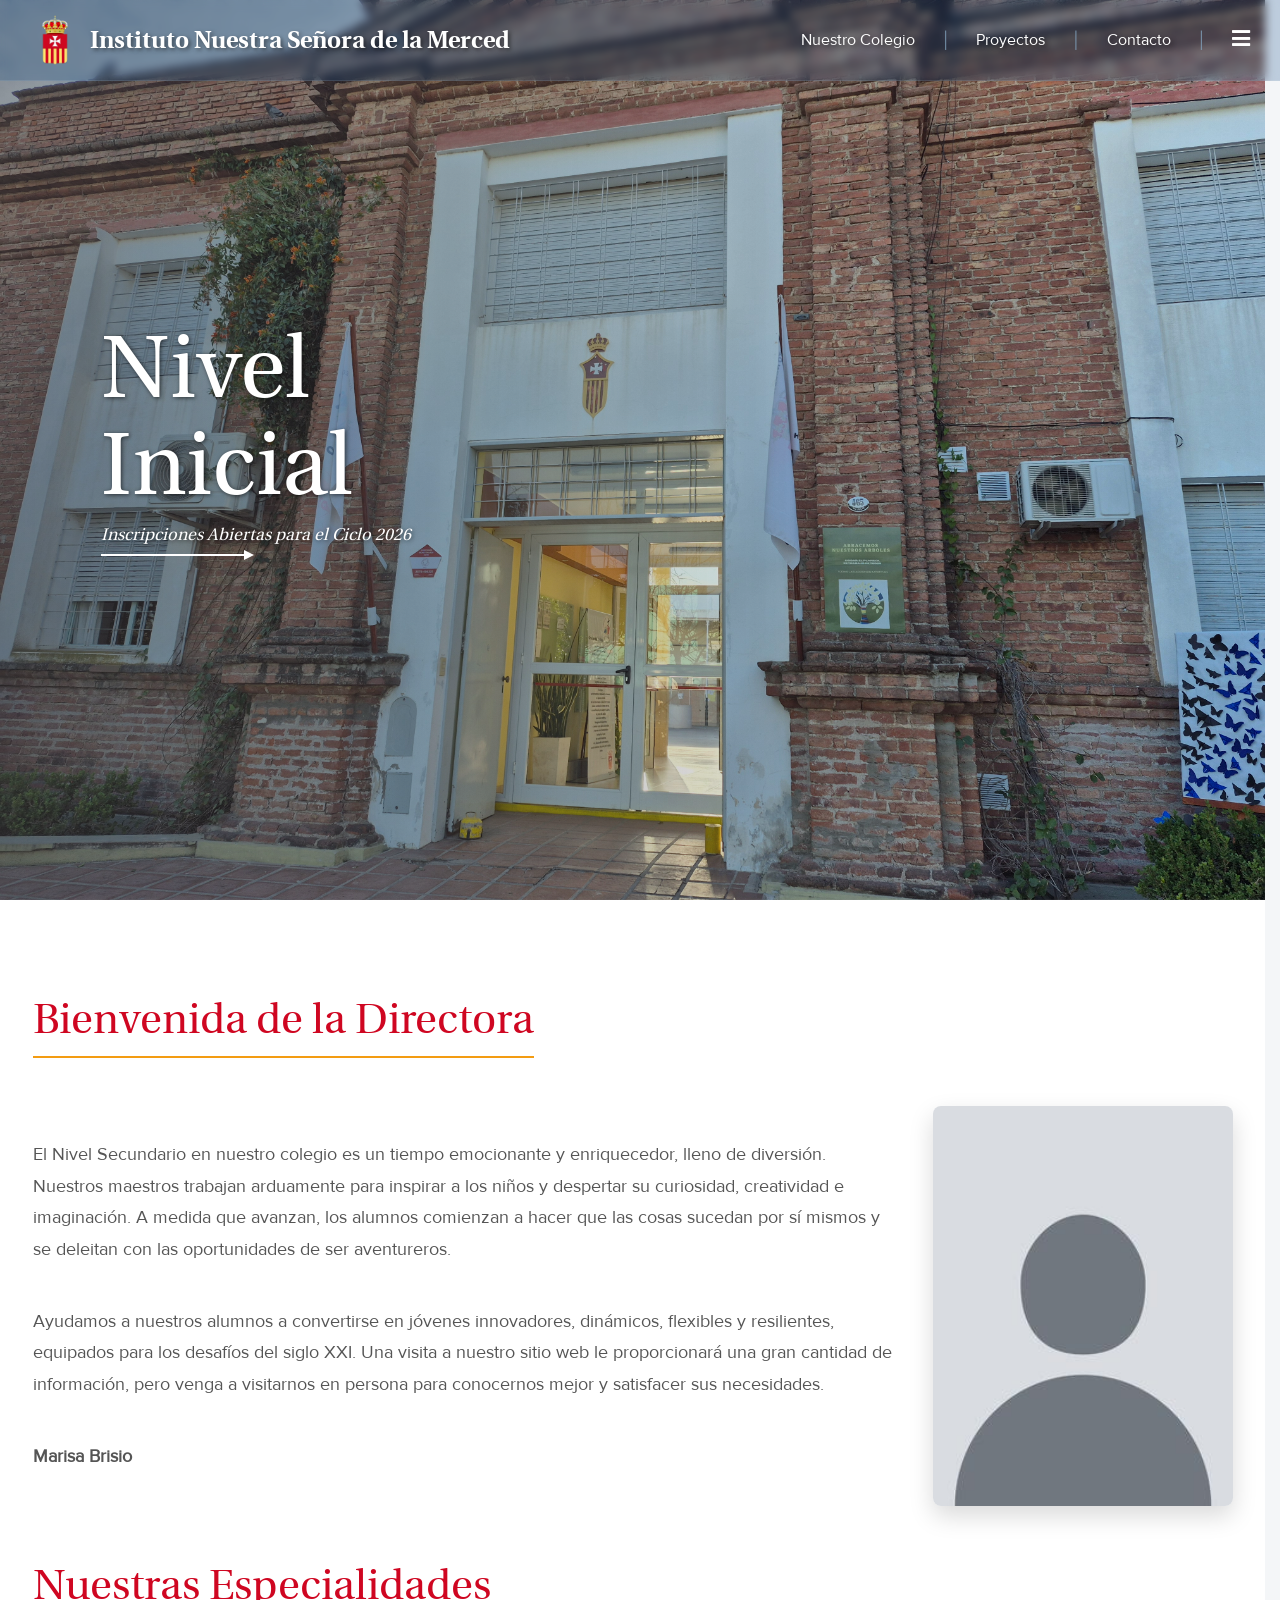
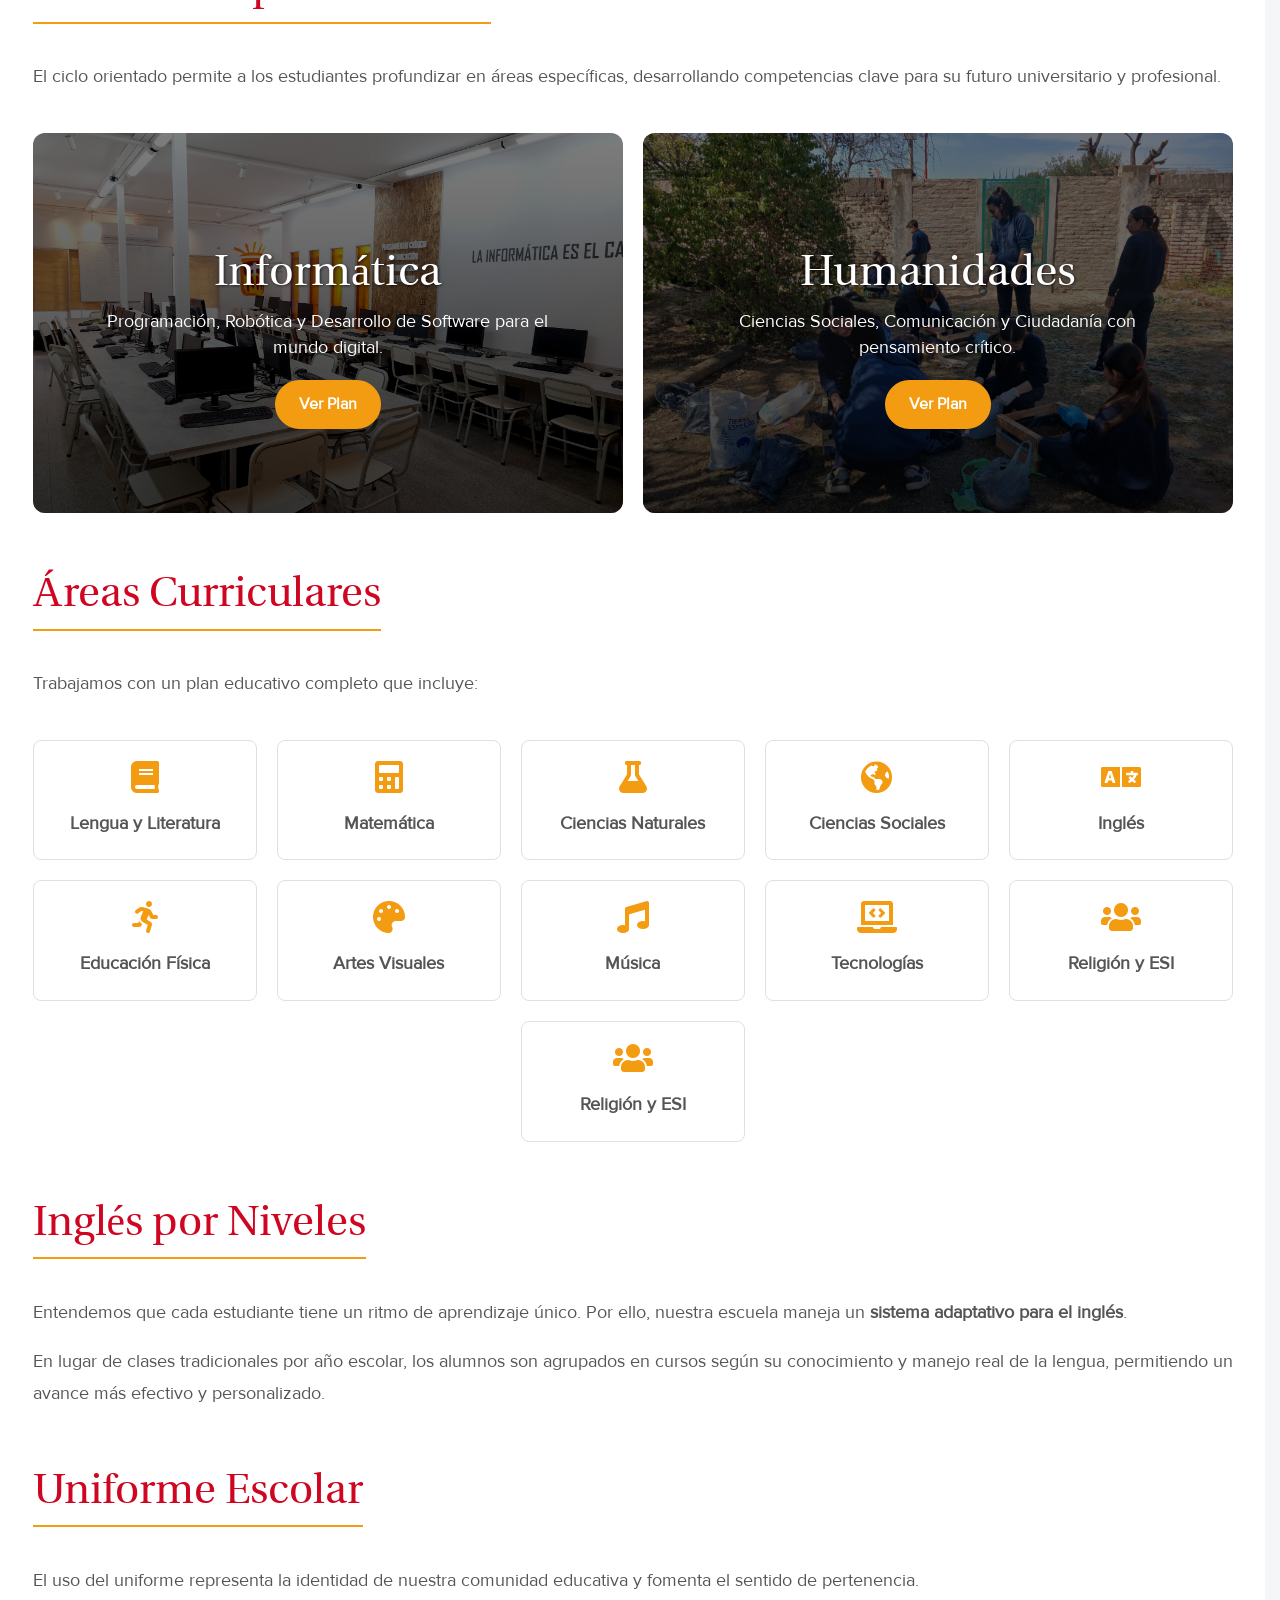
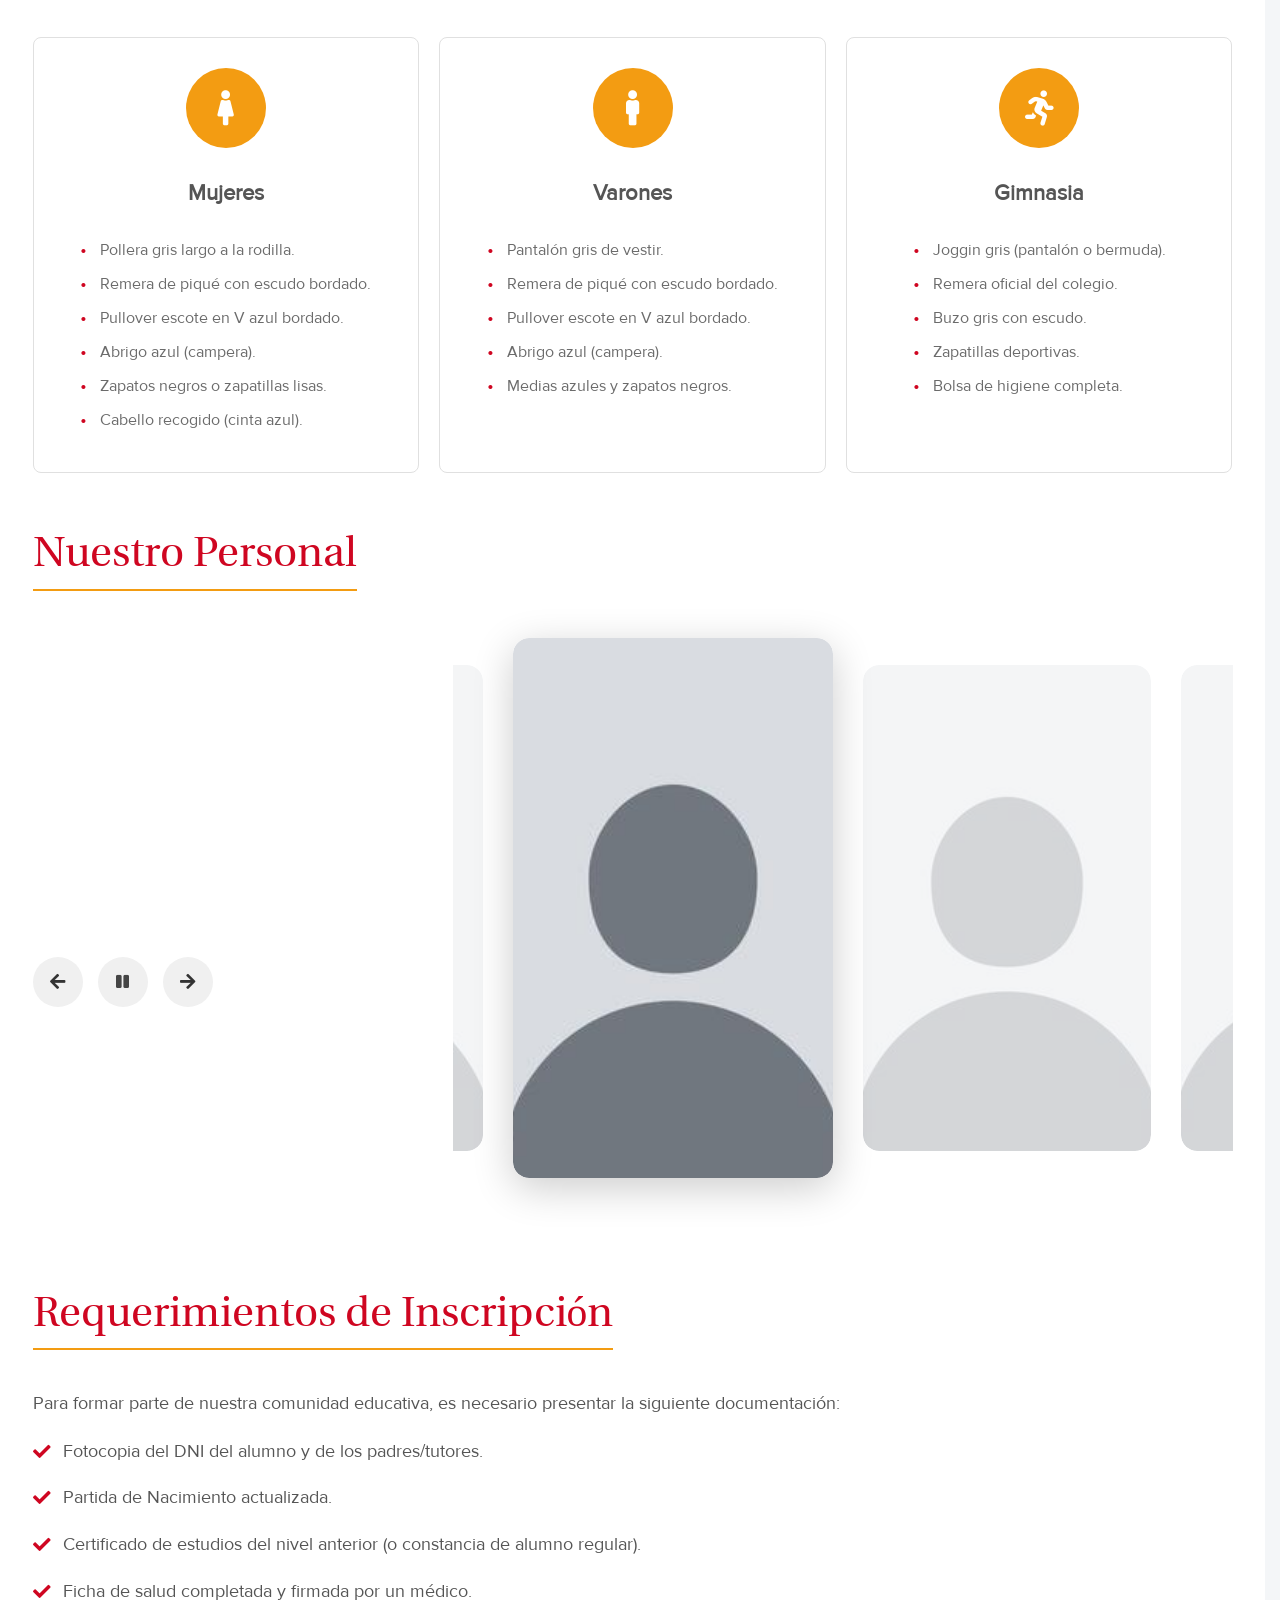
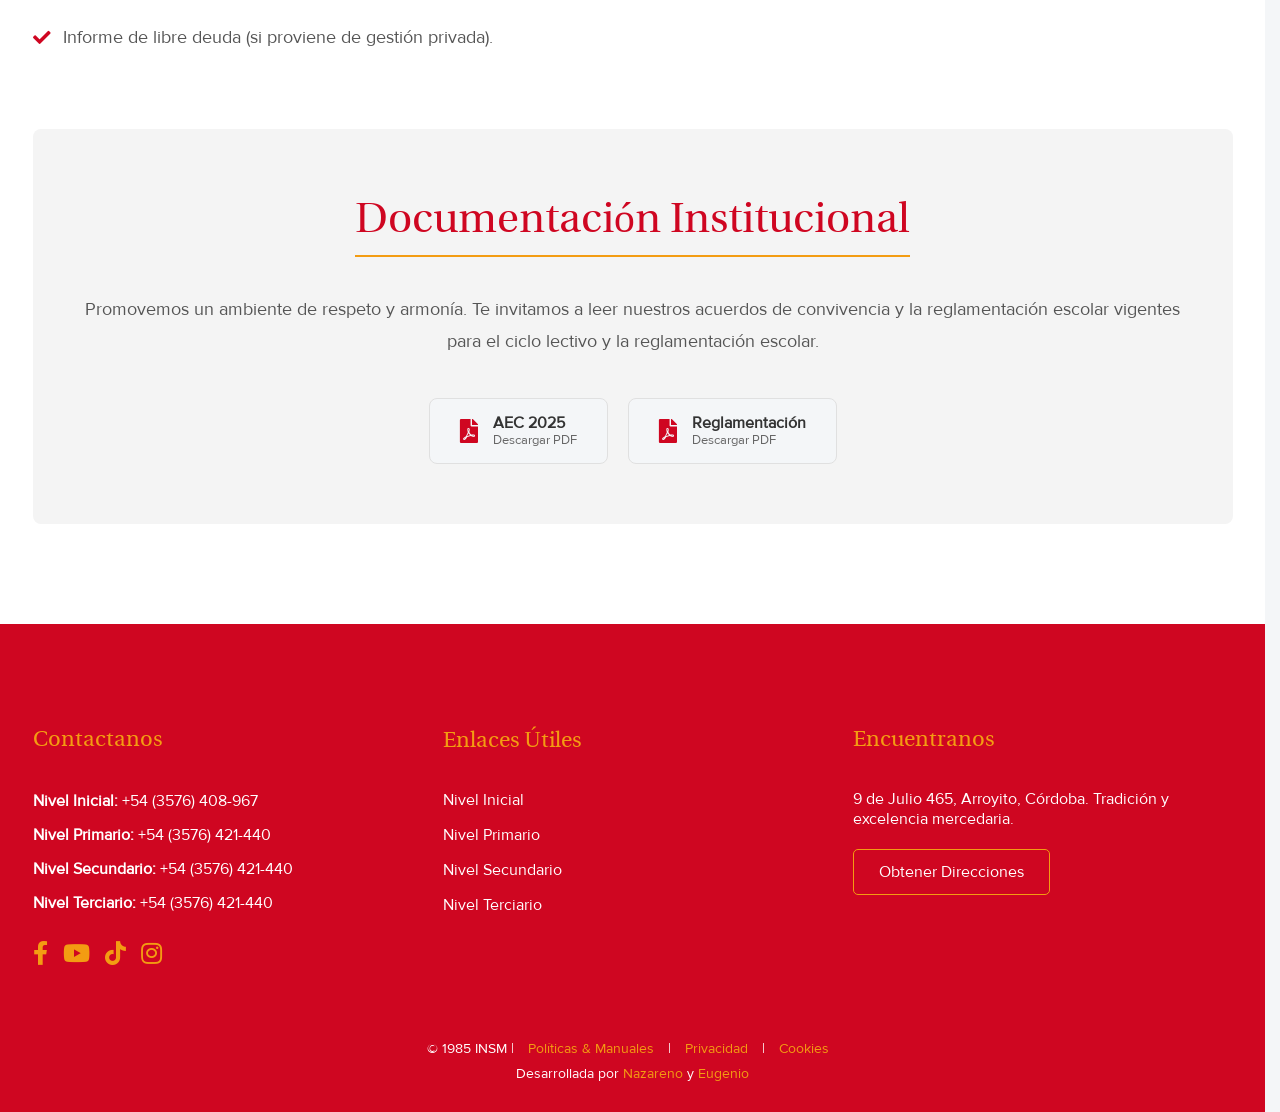
<file: NivelInicial.html>
<!DOCTYPE html>
<html lang="es">
    <head>
        <meta charset="UTF-8" />
        <meta name="viewport" content="width=device-width, initial-scale=1.0" />
        <title>Insm - Nivel Inicial</title>
        <style>
            /* --- Fuentes --- */
            @font-face {
                font-family: 'Heuristica';
                src: url('fonts/Heuristica-Regular.ttf') format('truetype');
                font-weight: normal;
                font-style: normal;
            }
            @font-face {
                font-family: 'Heuristica';
                src: url('fonts/Heuristica-Bold.ttf') format('truetype');
                font-weight: bold;
                font-style: normal;
            }
            @font-face {
                font-family: 'ProximaNova';
                src: url('fonts/ProximaNova-Regular.ttf') format('truetype');
                font-weight: normal;
                font-style: normal;
            }

            :root {
                --staff-item-w: 288px;
                --staff-item-h: 486px;
                --staff-active-w: 320px;
                --staff-active-h: 540px;
                --staff-gap: 30px;
            }

            /* --- Estilos Generales y Transiciones --- */
            html, body {
                overflow-x: hidden;
                width: 100%;
                position: relative;
            }
            html {
                scroll-behavior: smooth;
                scrollbar-gutter: stable; /* RESERVA EL ESPACIO PARA EVITAR EL SALTO DEL CONTENIDO AL BLOQUEAR EL SCROLL */
                overscroll-behavior-y: none; /* Evita que el fondo se separe y rebote de forma extraña */
            }
            body {
                margin: 0;
                font-family: 'Heuristica', serif;
                color: #333;
                background-color: #f4f6f8;
                animation: fadeInPage 0.5s ease-in-out;
            }
            body.fade-out {
                opacity: 0;
                transition: opacity 0.5s ease-in-out;
            }
            body.no-scroll,
            html.no-scroll {
                overflow: hidden !important;
                touch-action: none;
            }
            @keyframes fadeInPage {
                from { opacity: 0; }
                to { opacity: 1; }
            }

            /* --- CORRECCIÓN DE SCROLL --- */
            section {
                scroll-margin-top: 80px; /* Al ras del header para el inicio de la sección blanca */
            }
            .content-block {
                scroll-margin-top: 130px; /* Deja espacio visual arriba para no quedar pegado al título */
            }

            /* --- Header --- */
            .header-main {
                background-color: rgba(26, 79, 141, 0.25);
                backdrop-filter: blur(5px);
                -webkit-backdrop-filter: blur(5px);
                color: white;
                padding: 15px 30px;
                display: flex;
                justify-content: space-between;
                align-items: center;
                position: fixed;
                top: 0;
                left: 0;
                right: 0;
                z-index: 100;
                border-bottom: 1px solid rgba(255, 255, 255, 0.1);
                transition: all 0.3s ease;
            }
            .header-main .logo a {
                display: flex;
                align-items: center;
                text-decoration: none;
                color: white;
                font-size: 1.5em;
                font-weight: bold;
                text-shadow: 2px 2px 4px rgba(0, 0, 0, 0.5);
            }
            /* --- Responsive Brand Text & Icon Logic --- */
            .brand-text-desktop {
                display: inline;
                white-space: nowrap;
            }
            .brand-text-mobile {
                display: none;
            }
            .header-main .logo img {
                height: 50px;
                margin-right: 10px;
            }
            .header-main nav ul {
                list-style: none;
                margin: 0;
                padding: 0;
                display: flex;
                gap: 25px;
                align-items: center;
            }
            .header-main nav ul li:not(:last-child)::after {
                content: '│';
                color: rgba(130, 163, 189, 0.8);
                margin-left: 25px;
                font-weight: bold;
            }
            .header-main nav ul li a {
                text-decoration: none;
                color: white;
                font-family: 'ProximaNova', sans-serif;
                text-shadow: 2px 2px 4px rgba(0, 0, 0, 0.5);
                transition: color 0.3s ease;
                position: relative;
                padding-bottom: 5px;
            }
            .header-main nav ul li:not(:last-child) a::after {
                content: '';
                position: absolute;
                bottom: 0;
                left: 0;
                width: 100%;
                height: 2px;
                background: linear-gradient(90deg, #fff, rgba(255, 255, 255, 0.7));
                transform: scaleX(0);
                transform-origin: left;
                transition: transform 0.4s cubic-bezier(0.25, 0.46, 0.45, 0.94);
            }
            .header-main nav ul li:not(:last-child) a:hover::after {
                transform: scaleX(1);
            }
            .header-main nav ul li a:hover {
                color: #f39c12;
            }
            .header-main .menu-icon {
                font-size: 1.3em;
                cursor: pointer;
            }

            /* --- Hero Section --- */
            .hero-section {
                position: relative;
                width: 100%;
                height: 100vh;
                height: 100dvh;
                display: flex;
                flex-direction: column;
                justify-content: center;
                padding-left: 8%;
                box-sizing: border-box;
                text-shadow: 1px 1px 4px rgba(0, 0, 0, 0.6);
                overflow: hidden; /* Necesario para el zoom del fondo */
            }

            /* Imagen de Fondo con Zoom */
            .hero-section::after {
                content: '';
                position: absolute;
                top: 0;
                left: 0;
                width: 100%;
                height: 100%;
                background: url('img/20250806_092322.jpg') no-repeat center center;
                background-size: cover;
                z-index: 0;
                transform: scale(var(--hero-scale, 1));
                will-change: transform;
                transition: transform 0.3s ease-out;
            }

            /* Gradiente Oscuro */
            .hero-section::before {
                content: '';
                position: absolute;
                top: 0;
                left: 0;
                width: 100%;
                height: 100%;
                background: linear-gradient(to right, rgba(70, 68, 68, 0.5), rgba(0, 0, 0, 0));
                z-index: 1;
            }

            .hero-content {
                position: relative;
                z-index: 2;
            }

            .hero-line-1,
            .hero-line-2 {
                display: block;
            }

            .hero-content p {
                font-size: 1.05em;
                margin-top: 5px;
                max-width: 500px;
                color: white;
                font-style: italic;
                display: flex;
                flex-direction: column;
                gap: 8px;
                cursor: pointer;
                visibility: hidden; /* Hidden initially, shown by JS */
            }

            .hero-content h1 {
                font-size: 5.5em;
                margin: 0;
                line-height: 1.1;
                font-weight: normal;
                color: white;
                visibility: hidden; /* Hidden initially, shown by JS */
            }

            @keyframes riseIn {
                0% {
                    transform: translateY(120%) scaleY(1.05);
                    opacity: 0;
                }
                60% {
                    transform: translateY(-6%) scaleY(0.95);
                    opacity: 1;
                }
                80% {
                    transform: translateY(2%) scaleY(1.02);
                }
                100% {
                    transform: translateY(0) scaleY(1);
                    opacity: 1; /* Ensure text remains visible */
                }
            }

            .letter {
                display: inline-block;
                opacity: 0;
                white-space: pre;
            }

            .hero-arrow {
                width: 145px;
                height: 2px;
                background-color: white;
                position: relative;
                transition: width 0.8s ease;
                align-self: flex-start;
                transform-origin: left;
            }

            .hero-arrow::after {
                content: '';
                position: absolute;
                right: -8px;
                top: -4px;
                width: 0;
                height: 0;
                border-left: 10px solid white;
                border-top: 5px solid transparent;
                border-bottom: 5px solid transparent;
                transition: transform 0.3s ease;
            }

            .hero-content p:hover .hero-arrow {
                width: 165px;
            }

            .hero-content p:hover .hero-arrow::after {
                transform: scale(1.2);
            }

            /* --- Sección Principal de Contenido (FULL SCREEN) --- */
            .main-content-section {
                padding: 100px 20px; /* Padding reducido laterales */
                background-color: #ffffff;
            }
            .content-container {
                max-width: 1200px;
                margin: 0 auto;
                display: flex;
                flex-direction: column;
                gap: 100px; /* Separación vertical entre secciones */
            }
            .main-text {
                font-family: 'ProximaNova', sans-serif;
                line-height: 1.8;
                color: #555;
                display: flex;
                flex-direction: column;
                gap: 60px;
                width: 100%;
            }
            .content-block h2 {
                font-family: 'Heuristica', serif;
                font-size: 2.6em;
                color: #cf0621;
                margin: 0 0 20px 0;
                font-weight: normal;
                line-height: 1.1; /* Elimina el aire invisible superior heredado */
                border-bottom: 2px solid #f39c12;
                padding-bottom: 10px;
                display: inline-block;
                position: relative;
                z-index: 20;
            }

            /* Garantizar espaciado uniforme ignorando márgenes internos finales */
            .content-block > :last-child {
                margin-bottom: 0 !important;
            }

            /* --- Estilo: Bienvenida --- */
            .director-section {
                display: flex;
                align-items: center; 
                gap: 40px;
                margin-top: 28px;
            }
            .director-text { flex: 1; }
            .director-image {
                width: 300px;
                height: 400px;
                object-fit: cover;
                border-radius: 8px;
                box-shadow: 0 10px 25px rgba(0, 0, 0, 0.15);
            }
            .director-signature { font-size: 1.1em; font-weight: bold; margin-top: 15px; display: block;}

            /* --- NUEVO ESTILO: Especialidades (Tarjetas Dark Style - Minimalista Blanco) --- */

            /* Párrafo introductorio */
            .specialties-intro {
                font-size: 1.1em;
                line-height: 1.8;
                margin-bottom: 40px;
                color: #555;
                text-align: left;
                max-width: 100%;
                margin-left: 0;
                margin-right: 0;
            }

            .specialties-showcase {
                display: grid;
                grid-template-columns: repeat(auto-fit, minmax(280px, 1fr));
                gap: 20px;
                justify-content: center;
            }

            @media (max-width: 1024px) {
                .specialties-showcase {
                    grid-template-columns: 1fr;
                }
            }

            /* Tarjeta Base */
            .card-specialty {
                position: relative;
                height: 380px;
                border-radius: 12px;
                overflow: hidden;
                box-shadow: none;
                display: flex;
                flex-direction: column;
                justify-content: center;
                align-items: center;
                text-align: center;
                text-decoration: none;
                color: white;
                /* Animación para cuando aparezca la sombra */
                transition: box-shadow 0.4s ease;
            }

            /* Sombra activada únicamente al hacer hover sobre el BOTÓN en Escritorio */
            @media (min-width: 1025px) {
                .card-specialty:has(.view-more-btn:hover) {
                    box-shadow: 0 40px 80px -10px rgba(0, 0, 0, 0.9);
                }
            }

            /* Rutas de imagen locales */
            .card-bg-informatica {
                background: url('img/sala2.jpg') no-repeat center center;
                background-size: cover;
            }

            .card-bg-humanidades {
                background: url('img/HUERTA1.jpg') no-repeat center center;
                background-size: cover
            }

            /* Capa oscura (Overlay) Muy oscura para resaltar el texto */
            .card-specialty::before {
                content: '';
                position: absolute;
                top: 0; left: 0; width: 100%; height: 100%;
                z-index: 1;
                background: linear-gradient(to bottom, rgba(0, 0, 0, 0.6) 0%, rgba(0, 0, 0, 0.9) 100%);
                opacity: 0.85; /* Mucho más oscuro */
            }

            /* Contenido interno */
            .card-specialty-content {
                position: relative;
                z-index: 2;
                padding: 35px 30px 0 30px;
                display: flex;
                flex-direction: column;
                align-items: center;
                justify-content: center;
                height: 100%;
                width: 100%;
                box-sizing: border-box;
                text-align: center;
            }

            /* Título */
            .card-specialty h3 {
                font-family: 'Heuristica', serif;
                font-size: 2.7em;
                margin: 0 auto 10px auto;
                width: 100%;
                font-weight: normal;
                color: white;
                text-shadow: 1px 1px 3px rgba(0,0,0,0.6);
                line-height: 1.1;
            }

            /* Descripción */
            .card-specialty p {
                font-family: 'ProximaNova', sans-serif;
                font-size: 1.15em;
                font-weight: normal;
                line-height: 1.4;
                margin: 0 auto 20px auto;
                color: white;
                max-width: 90%;
                width: 100%;
                opacity: 1;
            }

            /* Botón Ver Plan */
            .view-more-btn {
                background-color: #f39c12;
                color: #ffffff;
                border: 2px solid #f39c12;
                padding: 8px 22px;
                font-family: 'ProximaNova', sans-serif;
                font-size: 1.0em;
                font-weight: bold;
                border-radius: 50px;
                cursor: pointer;
                transition: all 0.3s ease;
                text-decoration: none;
                display: inline-block;
                margin: 0 auto;
            }
            @media (min-width: 1025px) {
                .view-more-btn:hover {
                    background-color: #cf0621;
                    border-color: #cf0621;
                    transform: translateY(-3px);
                    box-shadow: 0 5px 15px rgba(0, 0, 0, 0.2);
                }
            }

            /* --- Estilo: Requerimientos --- */
            .requirements-list {
                list-style: none;
                padding: 0;
            }
            .requirements-list li {
                margin-bottom: 15px;
                padding-left: 30px;
                position: relative;
                font-size: 1.1em;
            }
            .requirements-list li::before {
                content: '\f00c';
                font-family: 'Font Awesome 5 Free';
                font-weight: 900;
                color: #cf0621;
                position: absolute;
                left: 0;
                top: 0;
            }

            /* --- Estilo: AEC --- */
            .aec-container {
                text-align: center;
                background-color: #f4f4f4;
                padding: 70px 40px 60px; /* Compensación óptica: más aire arriba */
                border-radius: 8px;
            }
            .aec-container h2 {
                margin-top: 0 !important; /* Elimina cualquier espacio extra arriba del título */
            }
            .aec-buttons-container {
                margin-bottom: 0 !important; /* Elimina cualquier espacio extra debajo de las tarjetas */
            }
            .aec-btn {
                display: inline-flex;
                align-items: center;
                padding: 15px 30px;
                margin-top: 20px;
                background-color: #f4f6f8;
                border: 1px solid #e0e0e0;
                border-radius: 8px;
                text-decoration: none;
                color: #333;
                font-family: 'ProximaNova', sans-serif;
                font-weight: bold;
                transition: all 0.3s ease;
            }
            .aec-btn i {
                font-size: 1.5em;
                margin-right: 15px;
                color: #cf0621;
            }
            .aec-btn span {
                text-align: left;
                display: flex;
                flex-direction: column;
                line-height: 1.2;
            }
            .aec-btn small {
                display: block;
                font-weight: normal;
                color: #666;
                font-size: 0.8em;
            }
            @media (min-width: 1025px) {
                .aec-btn:hover {
                    background-color: #ffffff;
                    border-color: #cf0621;
                    transform: translateY(-3px);
                    box-shadow: 0 5px 15px rgba(0,0,0,0.05);
                    color: #333;
                }
            }

            /* --- Menú Lateral de Navegación Rápida (Slider) --- */
            .side-menu {
                position: fixed;
                top: 0;
                right: 0;
                width: 100%;
                height: 100vh;
                z-index: 2000;
                visibility: hidden;
                pointer-events: none;
                overflow: hidden;
                transition: visibility 0.6s; /* Permite que la animación de salida termine antes de ocultar */
            }

            .side-menu.active {
                visibility: visible;
                pointer-events: all;
                transition: none; /* Aparece instantáneamente al activar */
            }

            .side-menu-overlay {
                position: absolute;
                top: 0;
                left: 0;
                width: 100%;
                height: 100%;
                background: rgba(0, 0, 0, 0.4);
                backdrop-filter: blur(8px);
                -webkit-backdrop-filter: blur(8px);
                opacity: 0;
                transition: opacity 0.6s ease; /* Sincronizado con el panel */
            }

            .side-menu.active .side-menu-overlay {
                opacity: 1;
            }

            .side-menu-content {
                position: absolute;
                top: 0;
                right: 0;
                width: 400px;
                height: 100%;
                height: 100dvh;
                background: #ffffff;
                transform: translateX(110%);
                transition: transform 0.6s cubic-bezier(0.4, 0, 0.2, 1); /* Curva más suave y orgánica */
                padding: 40px;
                box-shadow: -15px 0 50px rgba(0, 0, 0, 0.15);
                display: flex;
                flex-direction: column;
                box-sizing: border-box;
                overflow: hidden; /* BLOQUEO DE SCROLL EN EL PANEL PRINCIPAL */
            }

            .side-menu.active .side-menu-content {
                transform: translateX(0);
            }

            .side-menu-header {
                margin-bottom: 30px;
                border-bottom: 2px solid #f39c12;
                padding-bottom: 15px;
                flex-shrink: 0;
            }

            .side-menu-header h3 {
                font-family: 'Heuristica', serif;
                font-size: 1.8em;
                color: #cf0621;
                margin: 0;
                font-weight: normal;
            }

            .side-menu-links {
                list-style: none;
                padding: 0;
                margin: 0;
                flex-grow: 1; 
                overflow-y: auto; /* SE MUESTRA SOLO SI ES NECESARIO */
                overflow-x: hidden;
                padding-right: 10px;
                scrollbar-width: thin; /* Firefox */
                scrollbar-color: #f39c12 #f4f6f8; /* Firefox */
                scrollbar-gutter: stable; /* RESERVA EL ESPACIO PARA EVITAR SALTOS */
            }

            /* --- Scrollbar personalizada visible SIN interacción cuando es necesaria --- */
            .side-menu-links::-webkit-scrollbar {
                width: 8px;
                display: block !important;
            }
            .side-menu-links::-webkit-scrollbar-track {
                background: #f4f6f8 !important; /* Fondo sólido para evitar que el SO la oculte */
                border-radius: 10px;
            }
            .side-menu-links::-webkit-scrollbar-thumb {
                background-color: #f39c12 !important;
                border-radius: 10px;
                border: 2px solid #f4f6f8;
            }

            .side-menu-links li {
                margin-bottom: 8px;
                opacity: 0;
                transform: translateX(40px);
                transition: all 0.5s cubic-bezier(0.16, 1, 0.3, 1);
            }

            /* --- Ocultar Accesos Globales en Desktop y Tablet (ya están en el header) --- */
            @media (min-width: 769px) {
                .side-menu-shortcuts,
                .side-menu-footer {
                    display: none;
                }
            }

            .side-menu.active .side-menu-links li {
                opacity: 1;
                transform: translateX(0);
            }

            /* Delays restaurados para animación escalonada */
            .side-menu.active .side-menu-links li:nth-child(1) { transition-delay: 0.15s; }
            .side-menu.active .side-menu-links li:nth-child(2) { transition-delay: 0.20s; }
            .side-menu.active .side-menu-links li:nth-child(3) { transition-delay: 0.25s; }
            .side-menu.active .side-menu-links li:nth-child(4) { transition-delay: 0.30s; }
            .side-menu.active .side-menu-links li:nth-child(5) { transition-delay: 0.35s; }
            .side-menu.active .side-menu-links li:nth-child(6) { transition-delay: 0.40s; }
            .side-menu.active .side-menu-links li:nth-child(7) { transition-delay: 0.45s; }
            .side-menu.active .side-menu-links li:nth-child(8) { transition-delay: 0.50s; }
            .side-menu-links li a {
                display: flex;
                align-items: center;
                gap: 15px;
                padding: 12px 15px;
                text-decoration: none;
                color: #555;
                font-family: 'ProximaNova', sans-serif;
                font-size: 1.1em;
                border-radius: 12px;
                transition: all 0.3s ease;
            }

            .side-menu-links li a i {
                width: 24px;
                text-align: center;
                color: #f39c12;
                font-size: 1.2em;
            }

            /* --- HOVERS: Solo para Computadoras --- */
            @media (hover: hover) {
                .side-menu-links li a:hover {
                    background-color: #f4f6f8;
                    color: #cf0621;
                    padding-left: 20px;
                }
                .side-menu-links li a:hover i {
                    color: #cf0621;
                    transform: scale(1.2);
                }
                .shortcut-item:hover {
                    background: #ffffff;
                    border-color: #cf0621;
                    color: #cf0621;
                    transform: translateY(-2px);
                    box-shadow: 0 4px 10px rgba(207, 6, 33, 0.1);
                }
                .shortcut-item:hover i {
                    color: #cf0621;
                }
                .back-home-btn:hover {
                    background-color: #cf0621;
                    transform: translateY(-2px);
                    box-shadow: 0 5px 15px rgba(207, 6, 33, 0.2);
                }
            }

            /* Feedback táctil suave para móviles y tablets */
            .side-menu-links li a:active,
            .shortcut-item:active,
            .back-home-btn:active {
                background-color: #f0f0f0;
                opacity: 0.8;
            }

            /* --- Accesos Rápidos Globales --- */
            .side-menu-shortcuts {
                margin-top: auto; /* ANCLAJE AL FONDO */
                padding-top: 20px;
                border-top: 1px solid #eee;
                flex-shrink: 0;
            }

            .side-menu-shortcuts h4 {
                font-family: 'ProximaNova', sans-serif;
                font-size: 0.85em;
                text-transform: uppercase;
                letter-spacing: 1px;
                color: #999;
                margin: 0 0 15px 0;
            }

            .shortcut-grid {
                display: grid;
                grid-template-columns: repeat(2, 1fr);
                gap: 10px;
                align-items: stretch;
            }

            .shortcut-item {
                display: flex;
                align-items: center;
                gap: 10px;
                padding: 12px;
                background: #f8f9fa;
                border-radius: 10px;
                text-decoration: none;
                color: #666;
                font-family: 'ProximaNova', sans-serif;
                font-size: 0.9em;
                transition: all 0.3s ease;
                border: 1px solid transparent;
                min-height: 54px; /* Unifica el tamaño vertical */
                box-sizing: border-box;
            }

            .shortcut-item i { color: #f39c12; font-size: 1.1em; flex-shrink: 0; }

            .side-menu-footer {
                margin-top: 20px;
                flex-shrink: 0;
            }

            .back-home-btn {
                display: flex;
                align-items: center;
                justify-content: center;
                gap: 10px;
                padding: 14px;
                background-color: #f39c12;
                color: white;
                text-decoration: none;
                font-family: 'ProximaNova', sans-serif;
                font-weight: bold;
                border-radius: 50px;
                transition: all 0.3s ease;
            }

            /* Adaptabilidad de tamaños finales */
            @media (max-width: 1024px) { 
                .side-menu-content { width: 380px; padding: 30px; } 
            }
            @media (max-width: 768px) { 
                .side-menu-content { width: 340px; padding: 25px; } 
            }
            @media (max-width: 480px) { 
                .side-menu-content { width: 88%; padding: 20px; } 
            }

            /* --- Menú desplegable global --- */

            .back-home-btn {
                display: flex;
                align-items: center;
                justify-content: center;
                gap: 10px;
                padding: 14px;
                background-color: #f39c12;
                color: white;
                text-decoration: none;
                font-family: 'ProximaNova', sans-serif;
                font-weight: bold;
                border-radius: 50px;
                transition: all 0.3s ease;
            }

            .back-home-btn:hover {
                background-color: #cf0621;
                transform: translateY(-2px);
                box-shadow: 0 5px 15px rgba(207, 6, 33, 0.2);
            }

            /* Adaptabilidad */
            @media (max-width: 1024px) { 
                .side-menu-content { width: 380px; padding: 30px; } 
            }
            @media (max-width: 768px) { 
                .side-menu-content { width: 340px; padding: 25px; } 
            }
            @media (max-width: 480px) { 
                .side-menu-content { width: 88%; padding: 20px; } 
            }

            /* --- Menú desplegable global --- */
            .dropdown-menu {
                position: fixed;
                top: 0;
                left: 0;
                width: 100%;
                height: 100vh;
                background-color: rgba(26, 79, 141, 0.25);
                backdrop-filter: blur(5px);
                z-index: 1000;
                display: none;
                opacity: 0;
                transform: translateY(-100%);
                transition: all 0.3s ease-in-out;
            }
            .dropdown-menu.show {
                display: block;
                opacity: 1;
                transform: translateY(0);
            }
            .dropdown-header {
                display: flex;
                justify-content: space-between;
                align-items: center;
                padding: 15px 20px;
                border-bottom: 1px solid rgba(255, 255, 255, 0.1);
            }
            .dropdown-header .logo {
                display: flex;
                align-items: center;
                font-size: 1.5em;
                font-weight: bold;
                color: white;
            }
            .dropdown-header .logo img {
                height: 50px;
                margin-right: 10px;
            }
            .close-menu {
                color: white;
                font-size: 1.5em;
                cursor: pointer;
                background: none;
                border: none;
            }
            .menu-content {
                display: grid;
                grid-template-columns: repeat(4, 1fr);
                gap: 1px;
                height: calc(100vh - 80px);
                background-color: rgba(150, 150, 150, 0.25);
                backdrop-filter: blur(5px);
            }
            .menu-section {
                background-color: rgba(150, 150, 150, 0.25);
                backdrop-filter: blur(5px);
                padding: 30px 20px;
                display: flex;
                flex-direction: column;
            }
            .menu-section h3 {
                color: #cf0621;
                font-family: 'ProximaNova', sans-serif;
                font-size: 1.4em;
                margin: 0 0 20px 0;
                font-weight: bold;
                padding-bottom: 10px;
                position: relative;
                display: inline-block;
                cursor: pointer;
            }
            .menu-section h3::after {
                content: '';
                position: absolute;
                left: 0;
                bottom: 0;
                width: 0;
                height: 2px;
                background-color: #f39c12;
                transition: width 0.3s cubic-bezier(0.075, 0.82, 0.165, 1);
            }
            .menu-section h3:hover::after {
                width: 100%;
            }
            .menu-section ul {
                list-style: none;
                padding: 0;
                margin: 0;
                flex-grow: 1;
            }
            .menu-section ul li {
                margin-bottom: 12px;
            }
            .menu-section ul li a {
                color: rgb(255, 255, 255);
                text-decoration: none;
                font-family: 'ProximaNova', sans-serif;
                font-size: 1em;
                transition: color 0.2s ease;
                background: none;
                padding: 0;
            }
            .menu-section ul li a:hover {
                color: #f39c12;
                text-decoration: underline;
            }

            /* --- Footer --- */
            .footer {
                background-color: #cf0621;
                color: #ffffff;
                padding: 80px 20px 20px 20px;
                font-family: 'ProximaNova', sans-serif;
                position: relative;
            }
            .footer-container {
                display: flex;
                justify-content: space-between;
                align-items: flex-start;
                max-width: 1200px;
                margin: 0 auto;
                width: 100%;
                gap: 30px;
            }
            .footer-column {
                flex: 1;
                display: flex;
                flex-direction: column;
                align-items: flex-start;
                text-align: left;
            }
            .footer-column-wrapper {
                width: 100%;
                max-width: 400px;
            }
            .footer-column h3 {
                color: #f39c12;
                font-size: 1.4em;
                margin-bottom: 25px;
                position: relative;
                font-weight: normal;
                font-family: 'Heuristica', serif;
                white-space: nowrap;
            }
            .footer-column h3::after {
                content: '';
                display: block;
                width: 50px;
                height: 2px;
                background-color: #cf0621;
                margin-top: 8px;
            }
            .footer-column ul {
                list-style: none;
                padding: 0;
                margin: 0;
            }
            .footer-column ul li {
                margin-bottom: 15px;
            }
            .footer-column ul li a {
                color: #fff;
                text-decoration: none;
                transition: color 0.3s ease;
            }
            @media (hover: hover) {
                .footer-column ul li a:hover {
                    color: #f39c12;
                    text-decoration: none;
                }
            }
            .contact-info p {
                margin: 0 0 10px 0;
                line-height: 1.5;
                white-space: nowrap; /* Evita que el número de teléfono salte a la siguiente línea */
            }
            .contact-info a {
                color: #fff;
                text-decoration: none;
                transition: color 0.3s ease;
            }
            @media (hover: hover) {
                .contact-info a:hover {
                    color: #f39c12;
                    text-decoration: none;
                }
            }
            .social-icons {
                display: flex;
                gap: 15px;
                margin-top: 25px;
            }
            .social-icons a {
                color: #f39c12;
                font-size: 1.5em;
                transition: all 0.3s ease;
                display: inline-block; /* Ensure transform works */
            }
            @media (hover: hover) {
                .social-icons a:hover {
                    color: #fff;
                    transform: scale(1.2);
                }
            }
            .footer-map-container {
                position: relative;
            }
            .footer-map-container img {
                width: 100%;
                height: auto;
            }
            .get-directions {
                margin-top: 20px;
            }

            /* Animación Ripple adaptada */
            @keyframes ripple {
                0% {
                    transform: scale(1);
                    opacity: 0.8;
                }
                100% {
                    transform: scale(1.3, 1.5);
                    opacity: 0;
                }
            }

            .get-directions a {
                display: inline-block;
                padding: 12px 25px;
                border: 1px solid #f39c12;
                color: #fff;
                text-decoration: none;
                border-radius: 5px;
                transition:
                    background-color 0.3s ease,
                    border-color 0.3s ease;
            }

            @media (hover: hover) {
                .get-directions a:hover {
                    background-color: #f39c12;
                    border-color: #f39c12;
                }
            }
            .footer-bottom {
                border-top: 1px solid #cf0621;
                padding-top: 20px;
                margin-top: 50px;
                text-align: center;
                font-size: 0.9em;
            }
            .footer-bottom-links a {
                color: #f39c12;
                margin: 0 10px;
                text-decoration: none;
            }
            @media (hover: hover) {
                .footer-bottom-links a:hover {
                    text-decoration: underline;
                }
            }
            .footer-bottom-logos {
                display: flex;
                justify-content: center;
                align-items: center;
                gap: 20px;
                margin-top: 10px;
            }
            .footer-bottom-logos img {
                height: 40px;
                filter: grayscale(100%);
                opacity: 0.6;
            }

            /* --- Estilo: Uniforme (Inspirado en Áreas Curriculares) --- */
            .uniform-grid {
                display: flex;
                flex-wrap: wrap;
                justify-content: center;
                gap: 20px;
                width: 100%;
            }
            .uniform-card {
                background-color: #fff;
                border: 1px solid #e0e0e0;
                border-radius: 8px;
                padding: 30px;
                text-align: center;
                transition: all 0.3s ease;
                display: flex;
                flex-direction: column;
                align-items: center;
                gap: 15px;
                box-shadow: none;
                /* Lógica Flex para 3 columnas por defecto */
                flex: 0 0 calc((100% - 40px) / 3);
                box-sizing: border-box;
            }

            /* Responsive para Uniforme */
            @media (max-width: 900px) {
                .uniform-card {
                    flex: 0 0 calc((100% - 20px) / 2);
                }
            }
            @media (max-width: 600px) {
                .uniform-card {
                    flex: 0 0 100%;
                }
            }
            .uniform-card:hover {
                transform: translateY(-5px);
                box-shadow: 0 5px 15px rgba(0,0,0,0.05);
                border-color: #cf0621;
            }
            .uniform-card i {
                width: 80px;
                height: 80px;
                background-color: #f39c12;
                border-radius: 50%;
                display: flex;
                align-items: center;
                justify-content: center;
                font-size: 2.2em;
                color: #fff;
                transition: all 0.3s ease;
                margin-bottom: 5px;
            }
            .uniform-card:hover i {
                background-color: #cf0621;
                transform: scale(1.1);
            }
            
            /* --- Soporte Táctil: Uniforme --- */
            .uniform-card.touch-active {
                transform: translateY(-5px);
                box-shadow: 0 5px 15px rgba(0,0,0,0.05);
                border-color: #cf0621;
            }
            .uniform-card.touch-active i {
                background-color: #cf0621;
                transform: scale(1.1);
            }
            .uniform-card h3 {
                font-family: 'ProximaNova', sans-serif;
                font-weight: bold;
                color: #555;
                font-size: 1.4em;
                margin: 5px 0 10px 0;
            }
            .uniform-card ul {
                list-style: none;
                padding: 0;
                margin: 0 auto;
                text-align: left;
                display: inline-block;
                width: auto;
            }
            .uniform-card ul li {
                margin-bottom: 10px;
                font-family: 'ProximaNova', sans-serif;
                font-size: 1em;
                line-height: 1.5;
                padding-left: 20px;
                position: relative;
                color: #6b6b6b;
            }
            .uniform-card ul li::before {
                content: '•';
                color: #cf0621;
                font-size: 1.2em;
                position: absolute;
                left: 0;
                top: -2px;
            }

            /* --- Estilo: Áreas Curriculares --- */
            .curricular-grid {
                display: flex;
                flex-wrap: wrap;
                justify-content: center;
                gap: 20px;
                width: 100%;
            }
            .curricular-card {
                background-color: #fff;
                border: 1px solid #e0e0e0;
                border-radius: 8px;
                flex: 0 0 calc((100% - 80px) / 5);
                display: flex;
                flex-direction: column;
                align-items: center;
                justify-content: center;
                gap: 15px;
                transition: all 0.3s ease;
                box-sizing: border-box;
                cursor: default;
                padding: 20px;
            }
            .curricular-card:hover {
                transform: translateY(-5px);
                box-shadow: 0 5px 15px rgba(0,0,0,0.05);
                border-color: #cf0621;
            }
            .curricular-card i {
                font-size: 2em;
                color: #f39c12;
                transition: color 0.3s ease;
            }
            .curricular-card:hover i {
                color: #cf0621;
            }
            
            /* --- Soporte Táctil: Áreas Curriculares --- */
            .curricular-card.touch-active {
                transform: translateY(-5px);
                box-shadow: 0 5px 15px rgba(0,0,0,0.05);
                border-color: #cf0621;
            }
            .curricular-card.touch-active i {
                color: #cf0621;
            }
            .curricular-card h3 {
                font-family: 'ProximaNova', sans-serif;
                font-weight: bold;
                color: #555;
                font-size: 1.1em;
                margin: 0;
                text-align: center;
            }

            /* Responsive: Áreas Curriculares */
            @media (max-width: 1200px) {
                .curricular-card {
                    flex: 0 0 calc((100% - 60px) / 4);
                }
            }
            @media (max-width: 900px) {
                .curricular-card {
                    flex: 0 0 calc((100% - 40px) / 3);
                }
            }
            @media (max-width: 600px) {
                .curricular-card {
                    flex: 0 0 calc((100% - 20px) / 2);
                }
            }
            @media (max-width: 400px) {
                .curricular-card {
                    flex: 0 0 100%;
                }
            }

            /* --- Estilo: Nuestro Personal (Refined Strip Carousel) --- */
            .staff-carousel-track.notransition,
            .staff-carousel-track.notransition .staff-carousel-item {
                transition: none !important;
            }
            
            /* DESKTOP LAYOUT (Default / Original) */
            .staff-layout-grid {
                display: grid;
                grid-template-columns: 35% 65%;
                gap: 0; 
                margin-top: -28px;
                margin-bottom: -55px; /* Elimina el espacio vacío inferior para igualar separación entre secciones */
                height: 650px; 
                position: relative;
                width: 100%;
            }

            .staff-left-panel {
                padding: 40px 40px 40px 0px;
                display: flex;
                flex-direction: column;
                justify-content: center;
                background: #ffffff;
                z-index: 10;
            }

            .staff-active-info {
                margin-bottom: 40px;
                opacity: 1;
                transition: opacity 0.3s ease;
            }

            .staff-active-info h3 {
                font-family: 'Heuristica', serif;
                font-size: 3.2em;
                color: #333;
                margin: 0 0 15px 0;
                line-height: 1.1;
            }

            .staff-active-info span {
                font-family: 'ProximaNova', sans-serif;
                font-size: 1.3em;
                color: #f39c12;
                font-weight: bold;
                text-transform: uppercase;
                letter-spacing: 1px;
                display: block;
                position: relative;
                padding-left: 15px;
            }
            .staff-active-info span::before {
                content: '';
                position: absolute;
                left: 0;
                top: 50%;
                transform: translateY(-50%);
                width: 4px;
                height: 100%;
                background-color: #cf0621;
            }

            .staff-nav-controls {
                display: flex;
                gap: 15px;
            }

            .staff-nav-btn {
                width: 50px;
                height: 50px;
                border-radius: 50%;
                background-color: #f0f0f0;
                border: none;
                display: flex;
                align-items: center;
                justify-content: center;
                cursor: pointer;
                transition: all 0.3s ease;
                color: #333;
                font-size: 1.1em;
            }

            @media (min-width: 1025px) {
                .staff-nav-btn:hover {
                    background-color: #cf0621;
                    color: white;
                }
            }

            .staff-nav-btn i.fa-pause,
            .staff-nav-btn i.fa-play {
                font-size: 0.85em; /* Reduce el tamaño para que no se vea tan grueso */
                opacity: 0.9;      /* Suaviza un poco el peso visual */
            }

            .staff-carousel-viewport {
                height: 100%;
                width: 100%;
                overflow: hidden;
                position: relative;
                display: flex;
            }

            .staff-carousel-track {
                display: flex;
                height: 100%; 
                align-items: center;
                transition: transform 0.6s cubic-bezier(0.25, 1, 0.5, 1);
                will-change: transform;
                padding-left: 60px; /* Padding Desktop Original */
            }

            .staff-carousel-item {
                flex: 0 0 var(--staff-item-w); 
                width: var(--staff-item-w);
                height: var(--staff-item-h); 
                margin-right: var(--staff-gap); /* FIXED GAP */
                position: relative;
                transition: all 0.5s ease;
                opacity: 0.3; 
                border-radius: 16px; 
                overflow: hidden;
            }

            .staff-carousel-item.active {
                flex: 0 0 var(--staff-active-w);
                width: var(--staff-active-w);
                height: var(--staff-active-h);
                margin-right: var(--staff-gap); /* FIXED GAP */
                opacity: 1;
                box-shadow: 0 10px 40px rgba(0,0,0,0.2); 
                z-index: 5;
            }

            .staff-carousel-img {
                width: 100%;
                height: 100%;
                object-fit: cover;
                border-radius: 16px;
            }

            

            /* --- TABLET (Portrait & Landscape) --- */
            @media (min-width: 601px) and (max-width: 1366px) and (pointer: coarse) {
                .main-content-section {
                    padding-left: 40px;
                    padding-right: 40px;
                }
            }

            /* --- MOBILE / TABLET VERTICAL (< 1024px) --- */
            @media (max-width: 1024px) {
                :root {
                    /* TABLET: Tamaño intermedio para mejor armonía */
                    --staff-item-w: 340px;
                    --staff-item-h: 574px;
                    --staff-active-w: 380px;
                    --staff-active-h: 641px;
                }
            }

            @media (max-width: 600px) {
                :root {
                    /* MÓVIL: Reducido para encajar bajo el header sin solapamiento */
                    --staff-item-w: 210px;
                    --staff-item-h: 355px;
                    --staff-active-w: 240px;
                    --staff-active-h: 405px;
                }
            }

            @media (max-width: 1024px) {
                body {
                    padding: 0; /* Eliminado padding superior para quitar espacio blanco bajo el header */
                }
                
            @media (max-width: 1000px) {
                .brand-text-desktop { display: none; }
                .brand-text-mobile { display: inline; font-weight: bold; font-size: 1.2em; }
                .header-main .logo span { font-size: 1.2em; }
            }

                .aec-container {
                    padding: 70px 20px 60px; /* Compensación óptica: más aire arriba */
                }

                .aec-container h2 {
                    display: table; /* Ajustar al ancho del texto para que el subrayado sea correcto */
                    text-align: center;
                    margin: 0 auto 20px auto;
                    border-bottom: 2px solid #f39c12; /* Restaurar subrayado estándar */
                    padding-bottom: 10px; /* Restaurar espaciado estándar */
                }

                .aec-container p {
                    text-align: center;
                }

                .aec-buttons-container {
                    gap: 5px !important;
                }

                .content-block h2 {
                    text-align: center;
                    display: table;
                    margin: 0 auto 20px auto; /* Reducido de 30px a 20px para consistencia */
                    border-bottom: 2px solid #f39c12;
                    position: relative;
                }

                .director-section {
                    margin-top: 0; /* Elimina el margen superior innecesario en móviles al apilarse */
                }
                .content-block h2::after {
                    display: none; /* Quitamos la línea centrada de móvil */
                }

                .staff-layout-grid {
                    display: flex;
                    flex-direction: column; /* Imágenes arriba, Texto abajo */
                    gap: 30px;
                    height: auto;
                    margin-top: 0;
                    margin-bottom: 0;
                }

                .staff-carousel-viewport {
                    order: 1; /* Imágenes primero */
                    height: 680px; /* Ajustado para tarjeta de 641px + sombras */
                    overflow: visible; /* Permitir ver las laterales */
                }

                .staff-carousel-track {
                    padding-left: 0; /* Centrado por JS */
                }

                .staff-left-panel {
                    order: 2; /* Texto después */
                    padding: 0 20px 0 20px;
                    align-items: center;
                    text-align: center;
                    background: transparent;
                }

                .staff-active-info h3 { font-size: 2.5em; }
                
                .staff-active-info {
                    margin-bottom: 20px; /* Aumentado levemente de 15px a 25px */
                }

                .staff-active-info span { 
                    padding-left: 0;
                }
                .staff-active-info span::before { display: none; }
                
                .staff-nav-controls {
                    justify-content: center;
                }
            }

            @media (max-width: 600px) {
                .staff-layout-grid {
                    gap: 15px;
                    padding-top: 0; /* Sin padding extra para mantener distancia del título */
                }
                .staff-carousel-viewport {
                    height: 440px; /* Altura compacta */
                }
                .staff-active-info h3 {
                    font-size: 2.2em;
                }
            }

            /* Responsive */
            @media (max-width: 992px) {
                .hero-content h1 {
                    font-size: 5em;
                }
                .footer-container {
                    flex-direction: column;
                    gap: 50px;
                    align-items: center;
                }
                .footer-column {
                    width: 100%;
                    align-items: center;
                    text-align: center;
                }
                .footer-column h3 {
                    margin-bottom: 20px;
                }
                .footer-column ul li {
                    margin-bottom: 12px;
                }
                .footer-column-wrapper {
                    max-width: 100%;
                    display: flex;
                    flex-direction: column;
                    align-items: center;
                }
                .footer-column h3::after {
                    margin: 8px auto 0 auto;
                }
                .social-icons {
                    justify-content: center;
                }
            }

            @media (max-width: 768px) {
                /* Hero Section - Centered for Impact */
                .hero-section {
                    padding: 0 20px 0 8%;
                    justify-content: center;
                    align-items: flex-start;
                    text-align: left;
                }
                .hero-content h1 {
                    font-size: 3.5em;
                }
                .hero-content p {
                    align-items: flex-start;
                    margin: 0;
                }
                .hero-arrow {
                    margin-top: 5px;
                    align-self: flex-start;
                }

                .content-container { gap: 40px; }
                .director-section { flex-direction: column; gap: 20px; }
                .director-image { width: 100%; height: auto; margin-top: 0; }
                .header-main nav ul li:not(:last-child) { display: none; }
                .menu-content { grid-template-columns: repeat(2, 1fr); }

                /* Ajustes Especialidades en Móvil */
                .card-specialty { height: 300px; }
                .card-specialty h3 { font-size: 2em; }
                .card-specialty p { font-size: 1em; }
                .view-more-btn { 
                    padding: 6px 18px; 
                    font-size: 0.9em; 
                    width: auto; 
                    max-width: 80%;
                }

                /* Evitar desborde del Header */
                .header-main {
                    padding: 15px 20px;
                }
                .header-main .menu-icon {
                    display: block;
                }
                .brand-text-desktop {
                    display: none;
                }
                .brand-text-mobile {
                    display: inline;
                    font-size: 1.2em;
                    font-weight: bold;
                }
                .header-main .logo span {
                    font-size: 0.9em;
                    max-width: 200px;
                    line-height: 1.2;
                }
                .header-main .logo img {
                    height: 45px;
                }

                /* Footer Responsive */
                .footer {
                    padding: 60px 20px;
                }
                
                /* Ajustes del Dock para móvil */
                .bottom-dock { padding: 10px 15px; gap: 5px; }
                .dock-item { width: 40px; height: 40px; }
            }

            /* Mobile (max-width: 600px) */
            @media (max-width: 600px) {
                .footer-container {
                    gap: 45px; /* Más compacto para móvil */
                }
                .footer-column h3 {
                    margin-bottom: 15px;
                }
                .footer-column ul li {
                    margin-bottom: 10px;
                }
                .contact-info p {
                    margin-bottom: 8px;
                }
            }

            @media (max-width: 480px) {
                .menu-content { grid-template-columns: 1fr; }
                .hero-content h1 { font-size: 2.8em; }
            }
        </style>
        <link rel="icon" href="img/favicon.ico" type="image/ico" />
        <link
            rel="stylesheet"
            href="https://cdnjs.cloudflare.com/ajax/libs/font-awesome/5.15.4/css/all.min.css"
        />
    </head>
    <body>
        <header>
            <div class="header-main">
                <div class="logo">
                    <a href="index.html">
                        <img src="img/favicon.ico" alt="Logo INSM" />
                        <span class="brand-text-desktop">Instituto Nuestra Señora de la Merced</span>
                        <span class="brand-text-mobile">INSM</span>
                    </a>
                </div>
                <nav>
                    <ul>
                        <li><a href="NuestroColegio.html">Nuestro Colegio</a></li>
                        <li><a href="Proyectos.html">Proyectos</a></li>
                        <li><a href="Contacto.html">Contacto</a></li>
                        <li class="menu-icon" onclick="toggleSideMenu()"><i class="fas fa-bars"></i></li>
                    </ul>
                </nav>
            </div>
        </header>

        <div class="dropdown-menu" id="dropdownMenu">
            <div class="dropdown-header">
                <div class="logo">
                    <img src="img/logo.png" alt="Logo INSM" />
                </div>
                <button class="close-menu" onclick="toggleMenu()">✕</button>
            </div>
            <div class="menu-content">
                <div class="menu-section">
                    <h3>Inicial</h3>
                    <ul>
                        <li><a href="NivelInicial.html">Admisiones</a></li>
                        <li><a href="NivelInicial.html">Sala de 3</a></li>
                        <li><a href="NivelInicial.html">Sala de 4</a></li>
                        <li><a href="NivelInicial.html">Sala de 5</a></li>
                        <li><a href="NivelInicial.html">Aranceles</a></li>
                    </ul>
                </div>
                <div class="menu-section">
                    <h3>Primaria</h3>
                    <ul>
                        <li><a href="NivelPrimario.html">Admisiones</a></li>
                        <li><a href="NivelPrimario.html">Académico</a></li>
                        <li><a href="NivelPrimario.html">Co-Curricular</a></li>
                        <li><a href="NivelPrimario.html">Vida Escolar</a></li>
                        <li><a href="NivelPrimario.html">Aranceles</a></li>
                    </ul>
                </div>
                <div class="menu-section">
                    <h3>Secundaria</h3>
                    <ul>
                        <li><a href="NivelSecundario.html">Admisiones</a></li>
                        <li><a href="NivelSecundario.html">Académico</a></li>
                        <li><a href="NivelSecundario.html">Enriquecimiento</a></li>
                        <li><a href="NivelSecundario.html">Vida Escolar</a></li>
                        <li><a href="NivelSecundario.html">Aranceles</a></li>
                    </ul>
                </div>
                <div class="menu-section">
                    <h3>Terciario</h3>
                    <ul>
                        <li><a href="NivelTerciario.html">Admisiones</a></li>
                        <li><a href="NivelTerciario.html">Académico</a></li>
                        <li><a href="NivelTerciario.html">Enriquecimiento</a></li>
                        <li><a href="NivelTerciario.html">Vida Escolar</a></li>
                        <li><a href="NivelTerciario.html">Aranceles</a></li>
                    </ul>
                </div>
                <div class="menu-section">
                    <h3>Deportes</h3>
                    <ul>
                        <li><a href="#">Fútbol</a></li>
                        <li><a href="#">Basketball</a></li>
                        <li><a href="#">Volleyball</a></li>
                        <li><a href="#">Atletismo</a></li>
                    </ul>
                </div>
                <div class="menu-section">
                    <h3>Sobre Nosotros</h3>
                    <ul>
                        <li><a href="NuestroColegio.html">Historia del Colegio</a></li>
                        <li><a href="NuestroColegio.html">Misión y Valores</a></li>
                        <li><a href="NuestroColegio.html">Políticas y Manuales</a></li>
                        <li><a href="NuestroColegio.html">Informes de Inspección</a></li>
                    </ul>
                </div>
                <div class="menu-section">
                    <h3>Noticias y Eventos</h3>
                    <ul>
                        <li><a href="Noticias.html">Centro de Noticias</a></li>
                        <li><a href="Noticias.html">Publicaciones</a></li>
                        <li><a href="Noticias.html">Eventos</a></li>
                        <li><a href="Noticias.html">Galería de Videos</a></li>
                    </ul>
                </div>
                <div class="menu-section">
                    <h3>Contacto</h3>
                    <ul>
                        <li><a href="Contacto.html">Información General</a></li>
                        <li><a href="Contacto.html">Ubicación</a></li>
                        <li><a href="Contacto.html">Teléfonos</a></li>
                        <li><a href="Contacto.html">Email</a></li>
                    </ul>
                </div>
            </div>
        </div>

        <main>
            <section class="hero-section">
                <div class="hero-content">
                    <h1>
                        <span class="hero-line-1">Nivel</span>
                        <span class="hero-line-2">Inicial</span>
                    </h1>
                    <p>
                        <a href="https://www.google.com" target="_blank" style="text-decoration: none; color: inherit; display: flex; flex-direction: column; gap: 8px;">
                            Inscripciones Abiertas para el Ciclo 2026<span class="hero-arrow"></span>
                        </a>
                    </p>
                </div>
            </section>

            <section class="main-content-section" id="bienvenida">
                <div class="content-container">
                    <div class="main-text">
                        
                        <div class="content-block">
                            <h2>Bienvenida de la Directora</h2>
                            <div class="director-section">
                                <div class="director-text">
                                    <p class="specialties-intro">
                                        El Nivel Secundario en nuestro colegio es un tiempo emocionante y enriquecedor,
                                        lleno de diversión. Nuestros maestros trabajan arduamente para inspirar a los
                                        niños y despertar su curiosidad, creatividad e imaginación. A medida que avanzan,
                                        los alumnos comienzan a hacer que las cosas sucedan por sí mismos y se deleitan
                                        con las oportunidades de ser aventureros.
                                    </p>
                                    <p class="specialties-intro">
                                        Ayudamos a nuestros alumnos a convertirse en jóvenes innovadores, dinámicos,
                                        flexibles y resilientes, equipados para los desafíos del siglo XXI. Una visita a
                                        nuestro sitio web le proporcionará una gran cantidad de información, pero venga a
                                        visitarnos en persona para conocernos mejor y satisfacer sus necesidades.
                                    </p>
                                    <p class="director-signature">
                                        <strong>Marisa Brisio</strong>
                                    </p>
                                </div>
                                <img
                                    src="img/usuario_default.png"
                                    alt="Foto del Director de Nivel Secundario"
                                    class="director-image"
                                />
                            </div>
                        </div>

                        <div id="especialidades" class="content-block">
                            <h2>Nuestras Especialidades</h2>
                            <p class="specialties-intro">
                                El ciclo orientado permite a los estudiantes profundizar en áreas específicas,
                                desarrollando competencias clave para su futuro universitario y profesional.
                            </p>

                            <div class="specialties-showcase">
                                <div class="card-specialty card-bg-informatica">
                                    <div class="card-specialty-content">
                                        <h3>Informática</h3>
                                        <p>Programación, Robótica y Desarrollo de Software para el mundo digital.</p>
                                        <a href="info/Plan de Estudios - Informática.pdf" target="_blank" class="view-more-btn">Ver Plan</a>
                                    </div>
                                </div>

                                <div class="card-specialty card-bg-humanidades">
                                    <div class="card-specialty-content">
                                        <h3>Humanidades</h3>
                                        <p>Ciencias Sociales, Comunicación y Ciudadanía con pensamiento crítico.</p>
                                        <a href="info/Plan de Estudios - Ciencias Sociales y Humanidades..pdf" target="_blank" class="view-more-btn">Ver Plan</a>
                                    </div>
                                </div>
                            </div>
                        </div>

                        <div id="areas-curriculares" class="content-block">
                            <h2>Áreas Curriculares</h2>
                            <p class="specialties-intro">
                                Trabajamos con un plan educativo completo que incluye:
                            </p>
                            <div class="curricular-grid">
                                <div class="curricular-card">
                                    <i class="fas fa-book"></i>
                                    <h3>Lengua y Literatura</h3>
                                </div>
                                <div class="curricular-card">
                                    <i class="fas fa-calculator"></i>
                                    <h3>Matemática</h3>
                                </div>
                                <div class="curricular-card">
                                    <i class="fas fa-flask"></i>
                                    <h3>Ciencias Naturales</h3>
                                </div>
                                <div class="curricular-card">
                                    <i class="fas fa-globe-americas"></i>
                                    <h3>Ciencias Sociales</h3>
                                </div>
                                <div class="curricular-card">
                                    <i class="fas fa-language"></i>
                                    <h3>Inglés</h3>
                                </div>
                                <div class="curricular-card">
                                    <i class="fas fa-running"></i>
                                    <h3>Educación Física</h3>
                                </div>
                                <div class="curricular-card">
                                    <i class="fas fa-palette"></i>
                                    <h3>Artes Visuales</h3>
                                </div>
                                <div class="curricular-card">
                                    <i class="fas fa-music"></i>
                                    <h3>Música</h3>
                                </div>
                                <div class="curricular-card">
                                    <i class="fas fa-laptop-code"></i>
                                    <h3>Tecnologías</h3>
                                </div>
                                <div class="curricular-card">
                                    <i class="fas fa-users"></i>
                                    <h3>Religión y ESI</h3>
                                </div>
                                <div class="curricular-card">
                                    <i class="fas fa-users"></i>
                                    <h3>Religión y ESI</h3>
                                </div>
                            </div>
                        </div>

                        <div id="ingles" class="content-block">
                            <h2>Inglés por Niveles</h2>
                            <p class="specialties-intro" style="margin-bottom: 15px;">
                                Entendemos que cada estudiante tiene un ritmo de aprendizaje único. Por ello, nuestra escuela maneja un 
                                <strong>sistema adaptativo para el inglés</strong>. 
                            </p>
                            <p class="specialties-intro">
                                En lugar de clases tradicionales por año escolar, los alumnos son agrupados en cursos según su conocimiento 
                                y manejo real de la lengua, permitiendo un avance más efectivo y personalizado.
                            </p>
                        </div>

                        <div id="uniforme" class="content-block">
                            <h2>Uniforme Escolar</h2>
                            <p class="specialties-intro">
                                El uso del uniforme representa la identidad de nuestra comunidad educativa y fomenta el sentido de pertenencia.
                            </p>
                            <div class="uniform-grid">
                                <!-- Tarjeta Mujeres -->
                                <div class="uniform-card">
                                    <i class="fas fa-female"></i>
                                    <h3>Mujeres</h3>
                                    <ul>
                                        <li>Pollera gris largo a la rodilla.</li>
                                        <li>Remera de piqué con escudo bordado.</li>
                                        <li>Pullover escote en V azul bordado.</li>
                                        <li>Abrigo azul (campera).</li>
                                        <li>Zapatos negros o zapatillas lisas.</li>
                                        <li>Cabello recogido (cinta azul).</li>
                                    </ul>
                                </div>

                                <!-- Tarjeta Varones -->
                                <div class="uniform-card">
                                    <i class="fas fa-male"></i>
                                    <h3>Varones</h3>
                                    <ul>
                                        <li>Pantalón gris de vestir.</li>
                                        <li>Remera de piqué con escudo bordado.</li>
                                        <li>Pullover escote en V azul bordado.</li>
                                        <li>Abrigo azul (campera).</li>
                                        <li>Medias azules y zapatos negros.</li>
                                    </ul>
                                </div>

                                <!-- Tarjeta Gimnasia -->
                                <div class="uniform-card">
                                    <i class="fas fa-running"></i>
                                    <h3>Gimnasia</h3>
                                    <ul>
                                        <li>Joggin gris (pantalón o bermuda).</li>
                                        <li>Remera oficial del colegio.</li>
                                        <li>Buzo gris con escudo.</li>
                                        <li>Zapatillas deportivas.</li>
                                        <li>Bolsa de higiene completa.</li>
                                    </ul>
                                </div>
                            </div>
                        </div>

                        <div id="personal" class="content-block">
                            <h2>Nuestro Personal</h2>
                            
                            <div class="staff-layout-grid">
                                <div class="staff-left-panel">
                                    <div class="staff-active-info" id="staffInfoBox">
                                        <h3 id="staffActiveName">Marisa Brisio</h3>
                                        <span id="staffActiveRole">Directora</span>
                                    </div>
                                    
                                    <div class="staff-nav-controls">
                                        <button class="staff-nav-btn" id="btnPrevStaff"><i class="fas fa-arrow-left"></i></button>
                                        <button class="staff-nav-btn" id="btnPauseStaff"><i class="fas fa-pause"></i></button>
                                        <button class="staff-nav-btn" id="btnNextStaff"><i class="fas fa-arrow-right"></i></button>
                                    </div>
                                </div>

                                <div class="staff-carousel-viewport" id="staffViewport">
                                    <div class="staff-carousel-track" id="staffTrack">
                                        <div class="staff-carousel-item" data-name="Marisa Brisio" data-role="Profesora de Matemáticas">
                                            <img src="img/usuario_default.png" alt="Marisa Brisio" class="staff-carousel-img">
                                        </div>
                                        <div class="staff-carousel-item" data-name="Adela" data-role="Secretaria">
                                            <img src="img/usuario_default.png" alt="Adela" class="staff-carousel-img">
                                        </div>
                                        <div class="staff-carousel-item" data-name="Prof. Juan Pérez" data-role="Coordinador de Curso">
                                            <img src="img/usuario_default.png" alt="Prof. Juan Pérez" class="staff-carousel-img">
                                        </div>
                                        <div class="staff-carousel-item" data-name="Lic. María García" data-role="Gabinete Psicopedagógico">
                                            <img src="img/usuario_default.png" alt="Lic. María García" class="staff-carousel-img">
                                        </div>
                                        <div class="staff-carousel-item" data-name="Prof. Carlos López" data-role="Educación Física">
                                            <img src="img/usuario_default.png" alt="Prof. Carlos López" class="staff-carousel-img">
                                        </div>
                                    </div>
                                </div>
                            </div>
                        </div>

                        <div id="requerimientos" class="content-block">
                            <h2>Requerimientos de Inscripción</h2>
                            <p class="specialties-intro" style="margin-bottom: 15px;">Para formar parte de nuestra comunidad educativa, es necesario presentar la siguiente documentación:</p>
                            <ul class="requirements-list">
                                <li>Fotocopia del DNI del alumno y de los padres/tutores.</li>
                                <li>Partida de Nacimiento actualizada.</li>
                                <li>Certificado de estudios del nivel anterior (o constancia de alumno regular).</li>
                                <li>Ficha de salud completada y firmada por un médico.</li>
                                <li>Informe de libre deuda (si proviene de gestión privada).</li>
                            </ul>
                        </div>

                        <div id="aec" class="content-block aec-container">
                            <h2>Documentación Institucional</h2>
                            <p class="specialties-intro" style="text-align: center; margin-bottom: 20px;">
                                Promovemos un ambiente de respeto y armonía. Te invitamos a leer nuestros acuerdos de convivencia y la reglamentación escolar vigentes para el ciclo lectivo y la reglamentación escolar.
                            </p>
                            <div class="aec-buttons-container" style="display: flex; justify-content: center; gap: 20px; flex-wrap: wrap;">
                                <a href="info/A. E. C. 2025.pdf" target="_blank" class="aec-btn">
                                    <i class="fas fa-file-pdf"></i>
                                    <span>
                                        AEC 2025
                                        <small>Descargar PDF</small>
                                    </span>
                                </a>
                                <a href="info/Acuerdos I. Sobre Evaluación 2025.pdf" target="_blank" class="aec-btn">
                                    <i class="fas fa-file-pdf"></i>
                                    <span>
                                        Reglamentación
                                        <small>Descargar PDF</small>
                                    </span>
                                </a>
                            </div>
                        </div>

                    </div>
                </div>
            </section>
        </main>

        <footer class="footer">
            <div class="footer-container">
                <div class="footer-column contact-info">
                    <div class="footer-column-wrapper">
                        <h3>Contactanos</h3>
                        <p><strong>Nivel Inicial:</strong> <a href="tel:+543576408967">+54 (3576) 408-967</a></p>
                        <p><strong>Nivel Primario:</strong> <a href="tel:+543576421440">+54 (3576) 421-440</a></p>
                        <p>
                            <strong>Nivel Secundario:</strong> <a href="tel:+543576421440">+54 (3576) 421-440</a>
                        </p>
                        <p><strong>Nivel Terciario:</strong> <a href="tel:+543576421440">+54 (3576) 421-440</a></p>
                        <div class="social-icons">
                            <a href="https://www.facebook.com/insm.nivelsuperior.1/?locale=es_LA" target="_blank"
                                ><i class="fab fa-facebook-f"></i
                            ></a>
                            <a href="https://www.youtube.com/@INSM.DIGITAL" target="_blank"
                                ><i class="fab fa-youtube"></i
                            ></a>
                            <a href="https://www.tiktok.com/@insm.digital" target="_blank"
                                ><i class="fab fa-tiktok"></i
                            ></a>
                            <a href="https://www.instagram.com/mercedariasarroyito/" target="_blank"
                                ><i class="fab fa-instagram"></i
                            ></a>
                        </div>
                    </div>
                </div>
                <div class="footer-column">
                    <div class="footer-column-wrapper">
                        <h3>Enlaces Útiles</h3>
                        <ul>
                            <li><a href="NivelInicial.html">Nivel Inicial</a></li>
                            <li><a href="NivelPrimario.html">Nivel Primario</a></li>
                            <li><a href="NivelSecundario.html">Nivel Secundario</a></li>
                            <li><a href="NivelTerciario.html">Nivel Terciario</a></li>
                        </ul>
                    </div>
                </div>
                <div class="footer-column">
                    <div class="footer-column-wrapper">
                        <h3>Encuentranos</h3>
                        <p>
                            9 de Julio 465, Arroyito, Córdoba. Tradición y excelencia mercedaria.
                        </p>
                        <div class="get-directions">
                            <a href="https://maps.app.goo.gl/aSiY8qYsQPtb2uJy7" target="_blank">Obtener Direcciones</a>
                        </div>
                        <div class="footer-map-container"></div>
                    </div>
                </div>
            </div>
            <div class="footer-bottom">
                <div class="footer-bottom-links">
                    <span>© 1985 INSM</span>
                    <span>|</span>
                    <a href="#">Políticas & Manuales</a>
                    <span>|</span>
                    <a href="#">Privacidad</a>
                    <span>|</span>
                    <a href="#">Cookies</a>
                </div>
                <div class="footer-bottom-links" style="margin-top: 8px;">
                    <span>Desarrollada por <span style="color: #f39c12;">Nazareno</span> y <span style="color: #f39c12;">Eugenio</span></span>
                </div>
                <div class="footer-bottom-logos"></div>
            </div>
        </footer>

        <div class="side-menu" id="sideMenu">
            <div class="side-menu-overlay" onclick="toggleSideMenu()"></div>
            <div class="side-menu-content">
                <div class="side-menu-header">
                    <h3>Índice de Sección</h3>
                </div>
                <ul class="side-menu-links">
                    <li>
                        <a href="#bienvenida" onclick="toggleSideMenu()">
                            <i class="fas fa-hand-holding-heart"></i> Bienvenida de la Directora
                        </a>
                    </li>
                    <li>
                        <a href="#especialidades" onclick="toggleSideMenu()">
                            <i class="fas fa-graduation-cap"></i> Nuestras Especialidades
                        </a>
                    </li>
                    <li>
                        <a href="#areas-curriculares" onclick="toggleSideMenu()">
                            <i class="fas fa-book"></i> Áreas Curriculares
                        </a>
                    </li>
                    <li>
                        <a href="#ingles" onclick="toggleSideMenu()">
                            <i class="fas fa-language"></i> Inglés por Niveles
                        </a>
                    </li>
                    <li>
                        <a href="#uniforme" onclick="toggleSideMenu()">
                            <i class="fas fa-tshirt"></i> Uniforme Escolar
                        </a>
                    </li>
                    <li>
                        <a href="#personal" onclick="toggleSideMenu()">
                            <i class="fas fa-users-cog"></i> Nuestro Personal
                        </a>
                    </li>
                    <li>
                        <a href="#requerimientos" onclick="toggleSideMenu()">
                            <i class="fas fa-clipboard-list"></i> Requerimientos de Inscripción
                        </a>
                    </li>
                    <li>
                        <a href="#aec" onclick="toggleSideMenu()">
                            <i class="fas fa-file-pdf"></i> Documentación Institucional
                        </a>
                    </li>
                </ul>

                <div class="side-menu-shortcuts">
                    <h4>Accesos Globales</h4>
                    <div class="shortcut-grid">
                        <a href="index.html" class="shortcut-item">
                            <i class="fas fa-home"></i> Inicio
                        </a>
                        <a href="NuestroColegio.html" class="shortcut-item">
                            <i class="fas fa-university"></i> Nuestro Colegio
                        </a>
                        <a href="Proyectos.html" class="shortcut-item">
                            <i class="fas fa-project-diagram"></i> Proyectos
                        </a>
                        <a href="Contacto.html" class="shortcut-item">
                            <i class="fas fa-envelope"></i> Contacto
                        </a>
                    </div>
                </div>

                <div class="side-menu-footer">
                    <a href="Contacto.html" class="back-home-btn">Inscripciones 2026</a>
                </div>
            </div>
        </div>

        <script>
            // --- Animación Hero (Letra por Letra) ---
            function runHeroAnimation() {
                const heroContent = document.querySelector('.hero-content');
                if (!heroContent) return;

                const heroH1 = heroContent.querySelector('h1');
                const paragraph = heroContent.querySelector('p');

                if (!heroH1 || !paragraph) return;

                // Hacer visibles los contenedores
                heroH1.style.visibility = 'visible';
                paragraph.style.visibility = 'visible';

                // Solo envolver letras si no se ha hecho antes
                if (heroH1.querySelectorAll('.letter').length === 0) {
                    const wrapLetters = (node) => {
                        if (node.nodeType === Node.TEXT_NODE) {
                            const text = node.textContent.trim();
                            if (!text) return;
                            
                            const fragment = document.createDocumentFragment();
                            [...node.textContent].forEach((char) => {
                                const span = document.createElement('span');
                                span.textContent = char;
                                span.className = 'letter';
                                fragment.appendChild(span);
                            });
                            node.parentNode.replaceChild(fragment, node);
                        } else if (node.nodeType === Node.ELEMENT_NODE) {
                            Array.from(node.childNodes).forEach(wrapLetters);
                        }
                    };
                    wrapLetters(heroH1);
                }

                // Reiniciar y Aplicar Animación con Stagger
                const letters = heroH1.querySelectorAll('.letter');
                let delay = 100;
                const stagger = 40;

                letters.forEach((letter) => {
                    letter.style.animation = 'none';
                    void letter.offsetWidth; // Force reflow
                    letter.style.animation = `riseIn 1.2s cubic-bezier(0.25, 1, 0.5, 1) ${delay}ms both`;
                    delay += stagger;
                });

                // Animar el párrafo al final
                paragraph.style.animation = 'none';
                void paragraph.offsetWidth; // Force reflow
                paragraph.style.animation = `riseIn 1.2s cubic-bezier(0.25, 1, 0.5, 1) ${delay + 200}ms both`;
            }

            document.addEventListener('DOMContentLoaded', runHeroAnimation);

            // --- Efecto Parallax / Zoom al hacer Scroll (Hero Section) ---
            document.addEventListener('scroll', () => {
                const sideMenu = document.getElementById('sideMenu');
                if (sideMenu && sideMenu.classList.contains('active')) return;

                const heroSection = document.querySelector('.hero-section');
                if (!heroSection) return;

                const scrollPosition = Math.max(0, window.scrollY);
                const windowHeight = window.innerHeight;

                // Solo calcular si estamos cerca del Hero (optimización)
                if (scrollPosition <= windowHeight) {
                    const scale = 1 + scrollPosition * 0.00015;
                    heroSection.style.setProperty('--hero-scale', scale);
                }
            }, { passive: true });

            // --- Lógica del Nuevo Menú Lateral (Índice) ---
            function toggleSideMenu() {
                const sideMenu = document.getElementById('sideMenu');
                const linksContainer = document.querySelector('.side-menu-links');
                if (sideMenu) {
                    const isActive = sideMenu.classList.toggle('active');
                    
                    // Bloqueo de scroll en HTML y BODY para máxima compatibilidad
                    document.documentElement.classList.toggle('no-scroll');
                    document.body.classList.toggle('no-scroll');

                    if (isActive && linksContainer) {
                        // Asegurar que el scrollbar se reconozca inmediatamente
                        linksContainer.scrollTop = 1;
                        linksContainer.scrollTop = 0;
                    }
                }
            }

            // Asignar el evento al icono de menú del header
            document.addEventListener('DOMContentLoaded', () => {
                const menuIcon = document.querySelector('.header-main .menu-icon');
                if (menuIcon) {
                    menuIcon.removeAttribute('onclick');
                    menuIcon.addEventListener('click', toggleSideMenu);
                }
            });

            // Cerrar con tecla Escape
            document.addEventListener('keydown', function (e) {
                if (e.key === 'Escape') {
                    const sideMenu = document.getElementById('sideMenu');
                    if (sideMenu && sideMenu.classList.contains('active')) {
                        sideMenu.classList.remove('active');
                        document.documentElement.classList.remove('no-scroll');
                        document.body.classList.remove('no-scroll');
                    }
                }
            });

            // --- Lógica del Menú Desplegable (Global) ---
            function toggleMenu() {
                const menu = document.getElementById('dropdownMenu');
                menu.classList.toggle('show');
            }

            document.addEventListener('keydown', function (e) {
                if (e.key === 'Escape') {
                    const menu = document.getElementById('dropdownMenu');
                    menu.classList.remove('show');
                }
            });

            // --- Lógica para la Transición entre Páginas ---
            if ('history' in window && 'scrollRestoration' in history) {
                history.scrollRestoration = 'manual';
            }

            window.addEventListener('pageshow', function (event) {
                if (event.persisted) {
                    // Si la página se carga desde el historial (bfcache)
                    document.body.classList.remove('fade-out');
                    
                    // Forzamos el reinicio de la animación de entrada
                    document.body.style.animation = 'none';
                    void document.body.offsetWidth;
                    document.body.style.animation = '';
                    
                    runHeroAnimation();
                }
            });

            document.addEventListener('DOMContentLoaded', function () {
                const links = document.querySelectorAll('a');
                links.forEach((link) => {
                    link.addEventListener('click', function (e) {
                        const href = this.getAttribute('href');
                        if (href && !href.startsWith('#') && !link.onclick && !href.includes('mailto:') && !href.includes('tel:') && this.getAttribute('target') !== '_blank') {
                            // Ignorar si el usuario presionó una tecla de modificación para abrir en nueva pestaña
                            if (e.ctrlKey || e.metaKey || e.shiftKey || e.button === 1) return;

                            e.preventDefault();
                            // Esperamos 120ms para que la animación física de pulsado se complete visualmente
                            setTimeout(() => {
                                document.body.classList.add('fade-out');
                                setTimeout(() => {
                                    window.location.href = href;
                                }, 500); // 500ms exactos para completar la transición de opacidad en CSS
                            }, 120);
                        }
                    });
                });
            });

            // ==============================================
            //  LÓGICA CARRUSEL "STYLE INSM" (Infinito)
            // ==============================================
            document.addEventListener('DOMContentLoaded', () => {
                const track = document.getElementById('staffTrack');
                const btnPrev = document.getElementById('btnPrevStaff');
                const btnNext = document.getElementById('btnNextStaff');
                const btnPause = document.getElementById('btnPauseStaff');

                const infoBox = document.getElementById('staffInfoBox');
                const activeName = document.getElementById('staffActiveName');
                const activeRole = document.getElementById('staffActiveRole');

                if (!track) return;

                const originalItems = Array.from(document.querySelectorAll('.staff-carousel-item'));
                if (originalItems.length === 0) return;

                // Propiedades Dinámicas (Leídas de CSS)
                let itemWidth, itemGap, activeItemWidth, step;

                const updateDimensions = () => {
                    const style = getComputedStyle(document.documentElement);
                    itemWidth = parseFloat(style.getPropertyValue('--staff-item-w'));
                    itemGap = parseFloat(style.getPropertyValue('--staff-gap'));
                    activeItemWidth = parseFloat(style.getPropertyValue('--staff-active-w'));
                    step = itemWidth + itemGap;
                };

                updateDimensions();

                // Clones para infinito
                originalItems.forEach(item => {
                    const clone = item.cloneNode(true);
                    clone.classList.add('clone');
                    clone.removeAttribute('id'); 
                    track.appendChild(clone);
                });
                originalItems.slice().reverse().forEach(item => {
                    const clone = item.cloneNode(true);
                    clone.classList.add('clone');
                    clone.removeAttribute('id');
                    track.insertBefore(clone, track.firstChild);
                });

                let allItems = Array.from(document.querySelectorAll('.staff-carousel-item'));
                const totalOriginals = originalItems.length;
                
                let currentIndex = totalOriginals; 
                let isNavigating = false;
                let autoPlayInterval;
                let isPlaying = true;

                // Función para obtener Offset según dispositivo
                const getOffset = () => {
                    if (window.innerWidth <= 1024) {
                        // Modo Móvil/Tablet: Centrado Absoluto
                        const viewport = document.querySelector('.staff-carousel-viewport');
                        const vw = viewport.clientWidth;
                        // Centrar el Item Activo (320px)
                        return (vw / 2) - (activeItemWidth / 2);
                    } else {
                        // Modo Desktop: Padding CSS controla el inicio (0 offset extra JS)
                        return 0;
                    }
                };

                const updateCarousel = () => {
                    const currentItem = allItems[currentIndex];
                    const offset = getOffset();
                    
                    // Cálculo de posición
                    // Desktop: 0 - index * step (Padding CSS 60px lo empuja)
                    // Mobile: CenterOffset - index * step (Padding CSS 0)
                    track.style.transform = `translateX(${offset - (currentIndex * step)}px)`;

                    allItems.forEach(i => i.classList.remove('active'));
                    if(currentItem) currentItem.classList.add('active');

                    if (currentItem) {
                        infoBox.style.opacity = '0';
                        setTimeout(() => {
                            activeName.textContent = currentItem.dataset.name;
                            activeRole.textContent = currentItem.dataset.role;
                            infoBox.style.opacity = '1';
                        }, 200);
                    }
                };

                // Inicializar
                updateCarousel();

                // Listener Resize para ajustar centrado en móvil
                window.addEventListener('resize', () => {
                    track.classList.add('notransition');
                    updateDimensions();
                    updateCarousel();
                    track.offsetHeight;
                    track.classList.remove('notransition');
                });

                const nextSlide = () => {
                    if (isNavigating) return;
                    isNavigating = true;
                    setTimeout(() => isNavigating = false, 600);

                    currentIndex++;
                    updateCarousel();
                };

                const prevSlide = () => {
                    if (isNavigating) return;
                    isNavigating = true;
                    setTimeout(() => isNavigating = false, 600);

                    currentIndex--;
                    updateCarousel();
                };

                track.addEventListener('transitionend', (e) => {
                    if (e.target !== track || e.propertyName !== 'transform') return;
                    
                    let snap = false;
                    let nextIndex = currentIndex;
                    if (currentIndex >= totalOriginals * 2) {
                        nextIndex = currentIndex - totalOriginals;
                        snap = true;
                    } else if (currentIndex < totalOriginals) {
                        nextIndex = currentIndex + totalOriginals;
                        snap = true;
                    }
                    if (snap) {
                        track.classList.add('notransition');
                        currentIndex = nextIndex;
                        updateCarousel();
                        void track.offsetWidth;
                        track.classList.remove('notransition');
                    }
                });

                btnNext.addEventListener('click', () => {
                    nextSlide();
                    if(isPlaying) resetTimer();
                });

                btnPrev.addEventListener('click', () => {
                    prevSlide();
                    if(isPlaying) resetTimer();
                });

                btnPause.addEventListener('click', () => {
                    const icon = btnPause.querySelector('i');
                    if(isPlaying) {
                        clearInterval(autoPlayInterval);
                        isPlaying = false;
                        icon.classList.remove('fa-pause');
                        icon.classList.add('fa-play');
                    } else {
                        startTimer();
                        isPlaying = true;
                        icon.classList.remove('fa-play');
                        icon.classList.add('fa-pause');
                    }
                });

                const startTimer = () => {
                    clearInterval(autoPlayInterval);
                    autoPlayInterval = setInterval(nextSlide, 4000);
                };

                const resetTimer = () => {
                    clearInterval(autoPlayInterval);
                    startTimer();
                };

                const viewport = document.getElementById('staffViewport');
                let startPos = 0;
                let isDragging = false;
                let wasDragged = false; // Bandera para evitar clics accidentales

                allItems.forEach((item) => {
                    item.style.cursor = 'pointer';
                    item.addEventListener('click', () => {
                        // Si el mouse se soltó después de un arrastre, no hacer nada
                        if (wasDragged) {
                            wasDragged = false;
                            return;
                        }

                        if (isNavigating) return;
                        
                        const clickedIndex = allItems.indexOf(item);
                        if (clickedIndex !== currentIndex) {
                            isNavigating = true;
                            setTimeout(() => isNavigating = false, 600);

                            currentIndex = clickedIndex;
                            updateCarousel();
                            if(isPlaying) resetTimer();
                        }
                    });
                });

                if (viewport) {
                    viewport.addEventListener('mousedown', (e) => {
                        // Solo permitir arrastre si comienza sobre una imagen
                        if (e.target.tagName !== 'IMG') return;

                        startPos = e.clientX;
                        isDragging = true;
                        wasDragged = false;
                        viewport.style.cursor = 'grabbing';
                    });
                    
                    window.addEventListener('mouseup', (e) => {
                        if(!isDragging) return;
                        isDragging = false;
                        if (viewport) viewport.style.cursor = 'default';
                        
                        const diff = e.clientX - startPos;
                        
                        // Si hubo movimiento real, marcamos como arrastrado
                        if (Math.abs(diff) > 10) {
                            wasDragged = true;
                        }

                        if (diff < -40) { 
                            nextSlide();
                            if(isPlaying) resetTimer();
                        } else if (diff > 40) { 
                            prevSlide();
                            if(isPlaying) resetTimer();
                        }
                    });

                    viewport.addEventListener('touchstart', (e) => {
                        startPos = e.touches[0].clientX;
                    }, {passive: true});

                    viewport.addEventListener('touchend', (e) => {
                        const diff = e.changedTouches[0].clientX - startPos;
                        if (diff < -40) {
                            nextSlide();
                            if(isPlaying) resetTimer();
                        } else if (diff > 40) {
                            prevSlide();
                            if(isPlaying) resetTimer();
                        }
                    });
                }

                allItems[currentIndex].classList.add('active');
                startTimer();
            });

            // --- Lógica de Selección Táctil para Tarjetas (Móvil/Tablet) ---
            document.addEventListener('DOMContentLoaded', () => {
                const isMobileView = () => window.innerWidth <= 1024 || 'ontouchstart' in window || navigator.maxTouchPoints > 0;

                if (!isMobileView()) return;

                const cardSelectors = '.curricular-card, .uniform-card';
                const allCards = document.querySelectorAll(cardSelectors);
                let deselectTimeout = null;

                const clearDeselectTimer = () => {
                    if (deselectTimeout) {
                        clearTimeout(deselectTimeout);
                        deselectTimeout = null;
                    }
                };

                document.addEventListener('click', (e) => {
                    const card = e.target.closest(cardSelectors);
                    
                    if (!card) {
                        allCards.forEach(c => c.classList.remove('touch-active'));
                        clearDeselectTimer();
                        return;
                    }

                    allCards.forEach(c => {
                        if (c !== card) c.classList.remove('touch-active');
                    });
                    
                    const wasActive = card.classList.contains('touch-active');
                    clearDeselectTimer();

                    if (!wasActive) {
                        card.classList.add('touch-active');
                        // Auto deseleccionar después de 3 segundos (3000ms)
                        deselectTimeout = setTimeout(() => {
                            card.classList.remove('touch-active');
                        }, 3000);
                    } else {
                        card.classList.remove('touch-active');
                    }
                });

                // Prevenir el arrastre predeterminado (Ghost Images) en TODAS las imágenes y tarjetas
                document.addEventListener('dragstart', (e) => {
                    if (e.target.tagName === 'IMG' || e.target.closest('.card-specialty, .curricular-card, .uniform-card, .staff-carousel-item')) {
                        e.preventDefault();
                    }
                });
            });
        </script>
    </body>
</html>
</file>
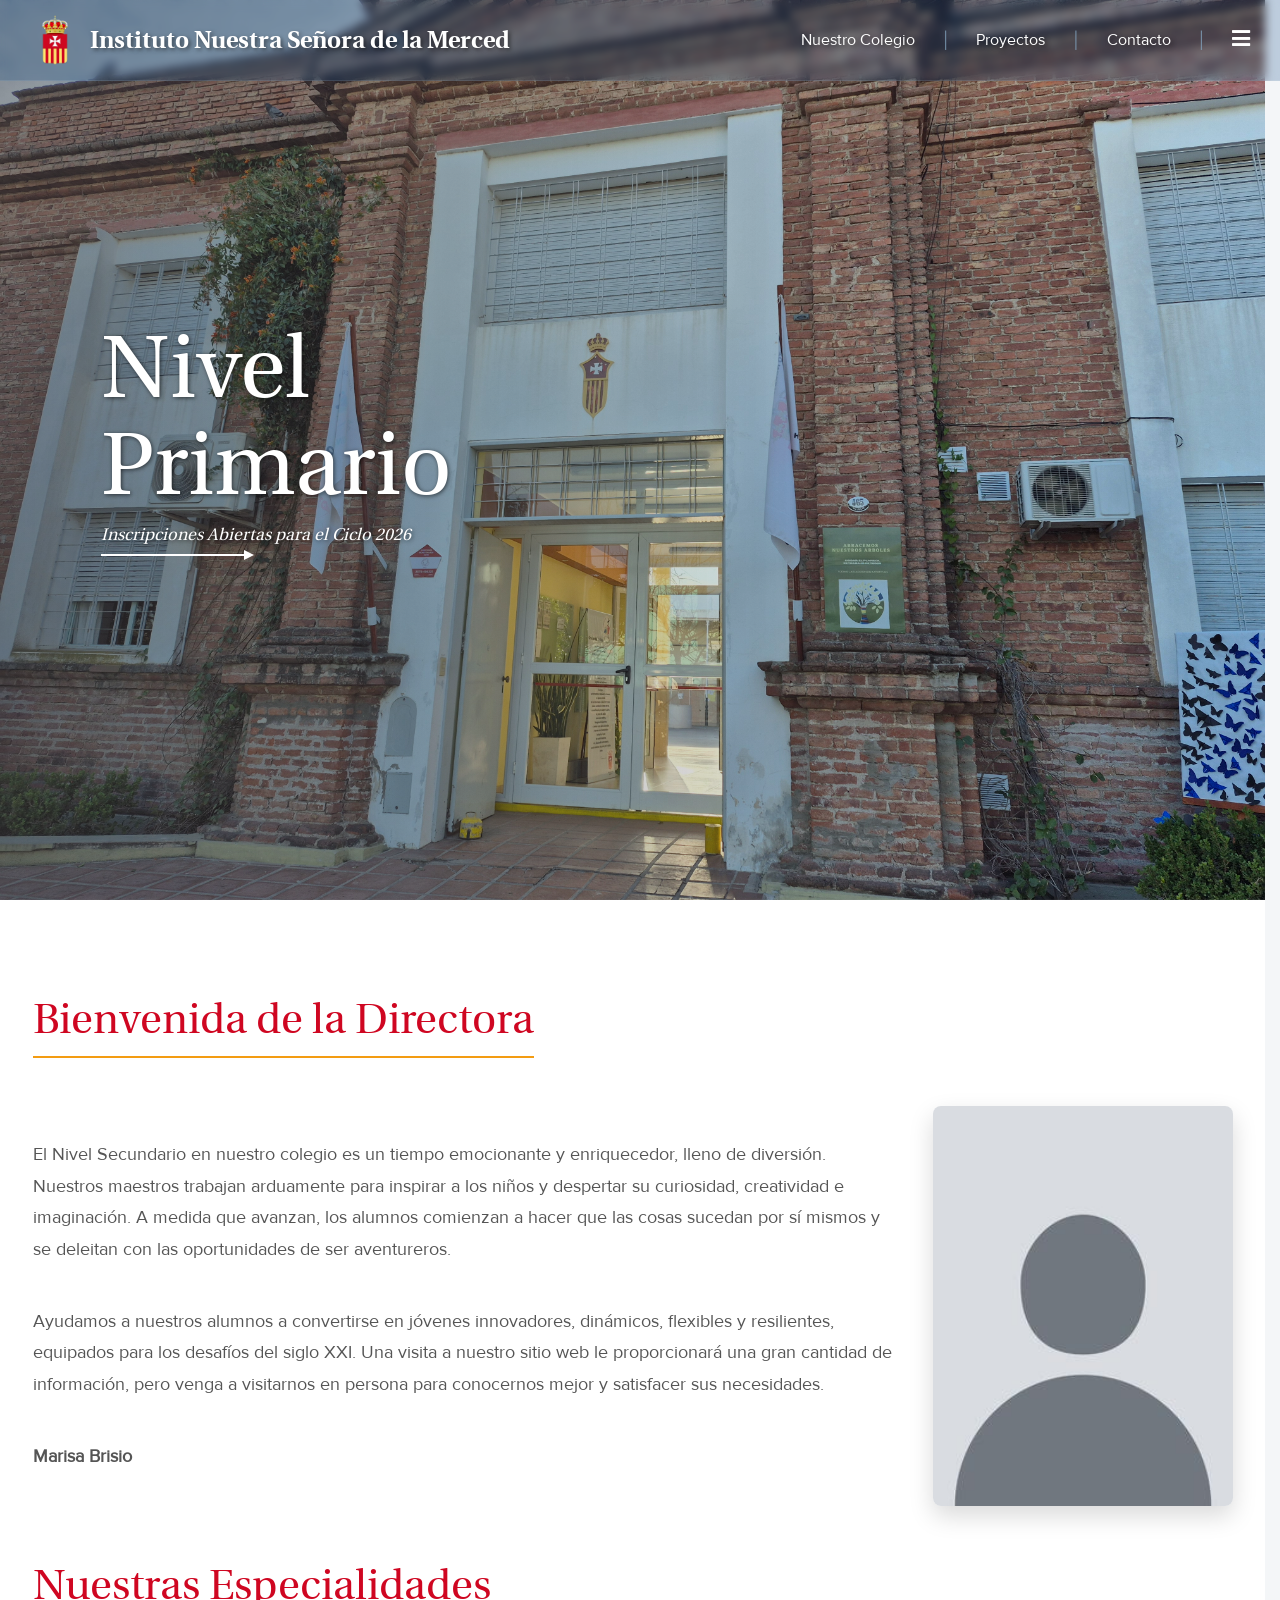
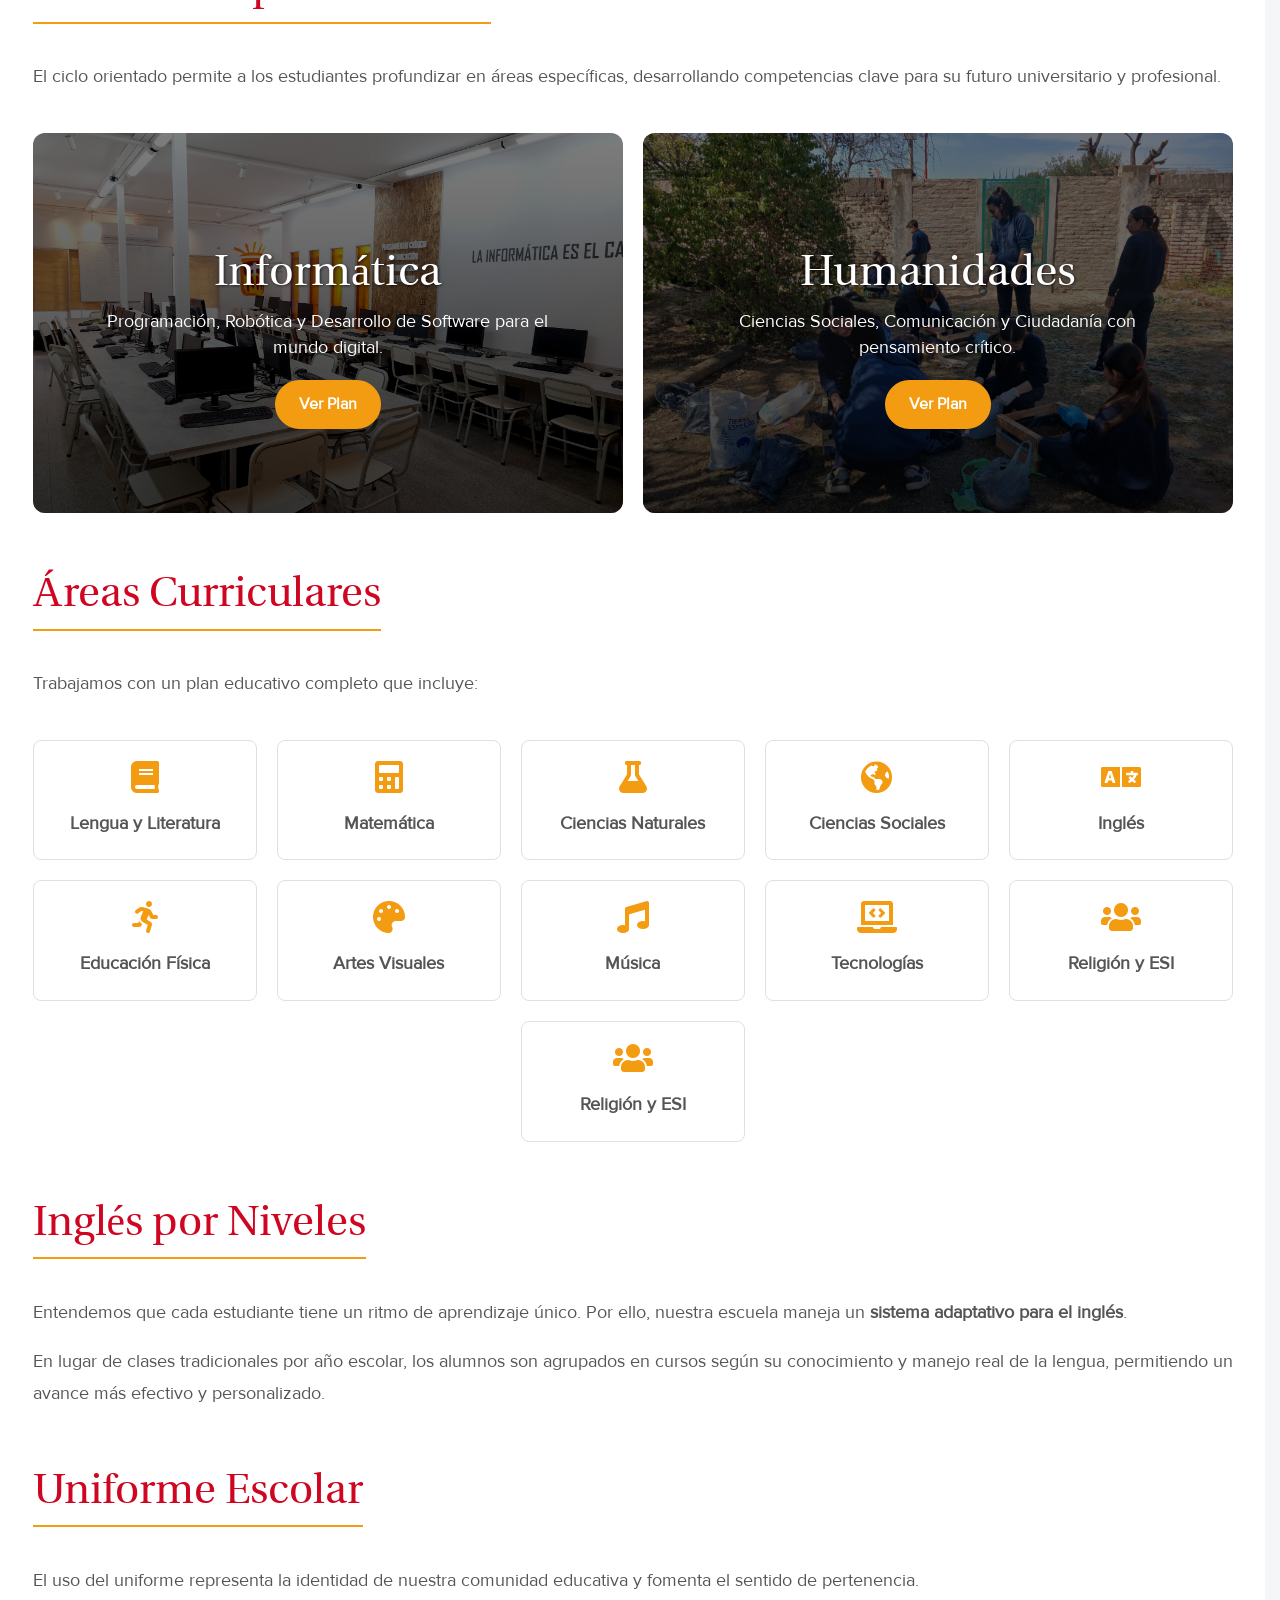
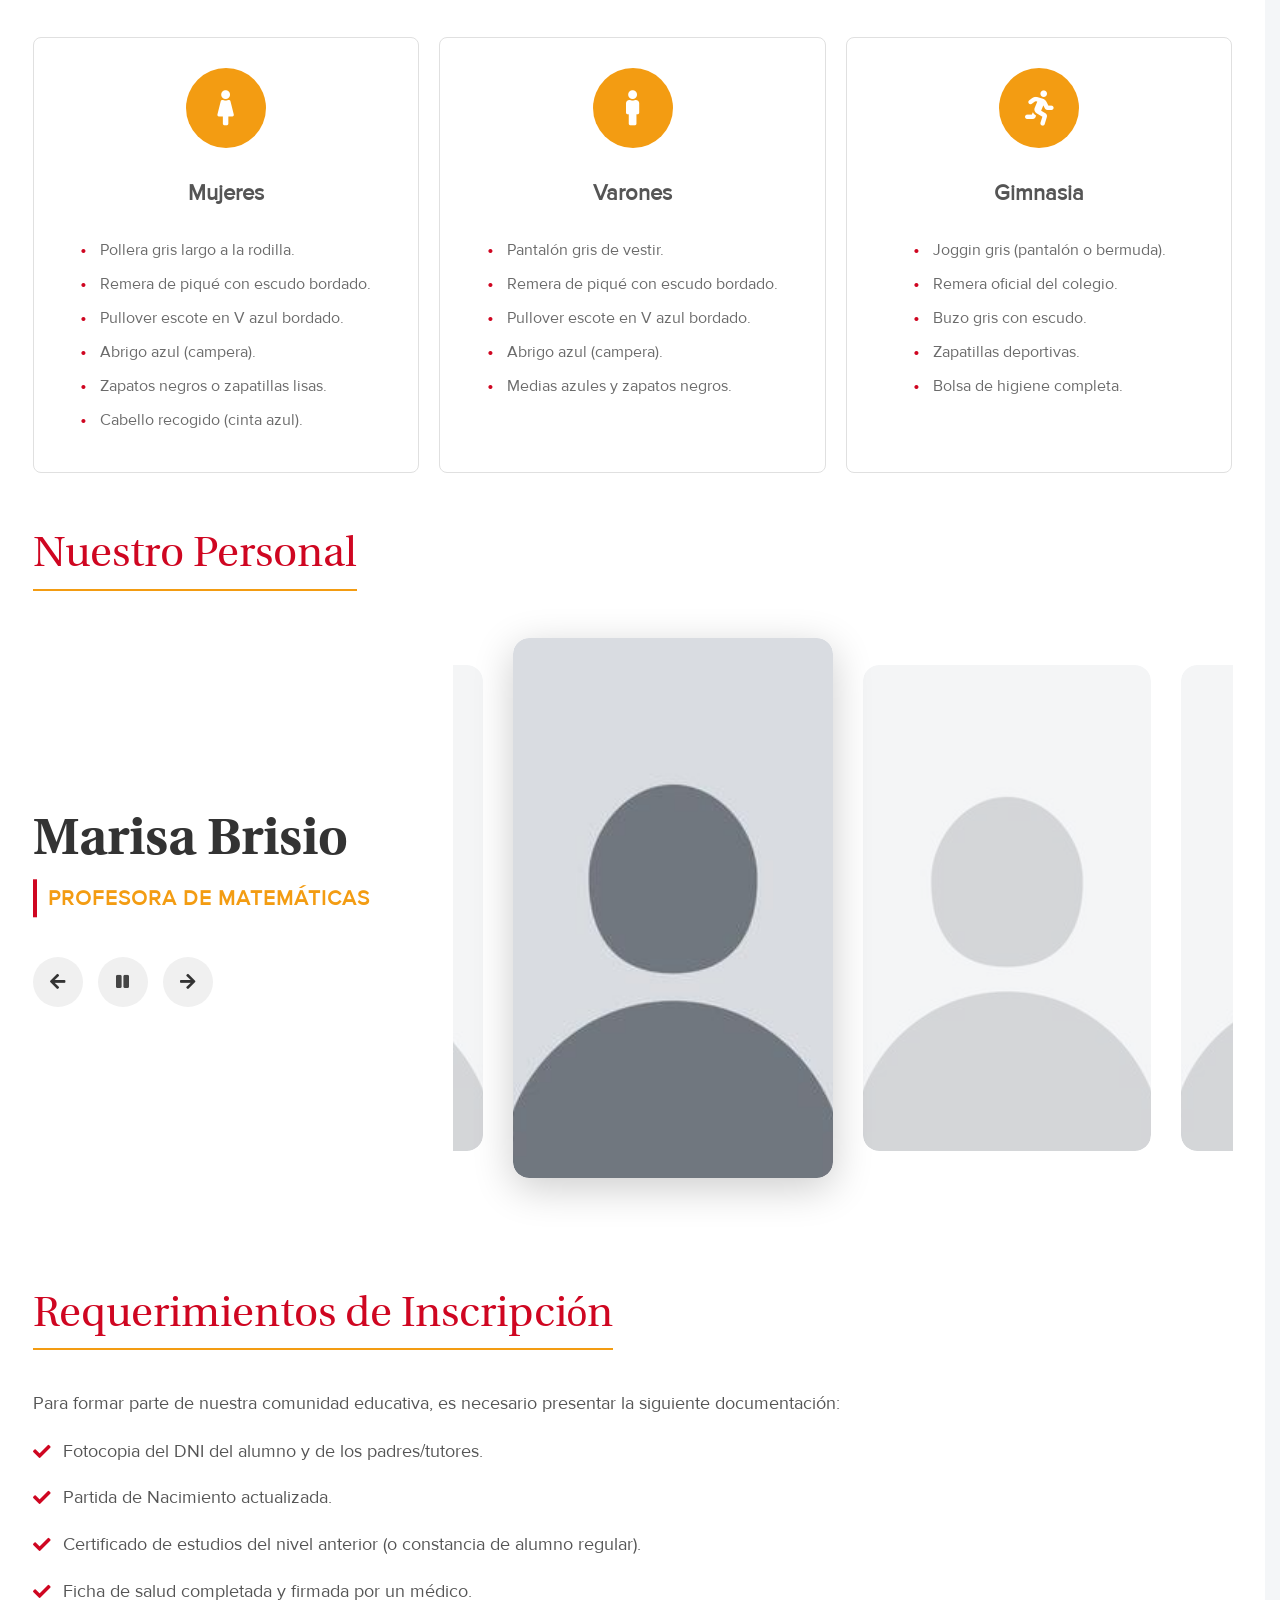
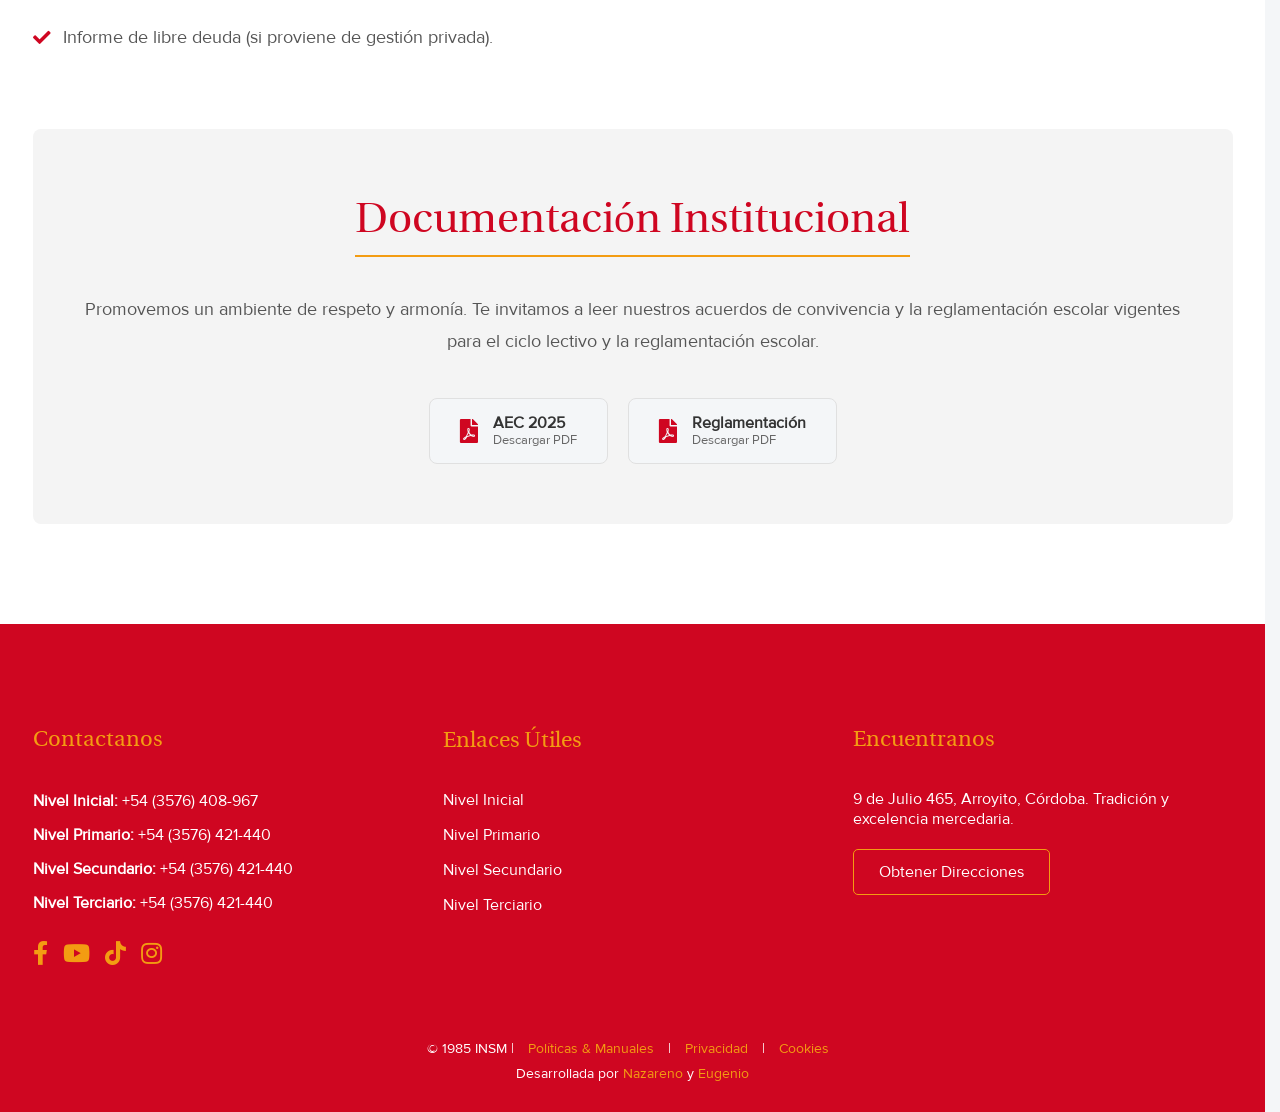
<file: NivelPrimario.html>
<!DOCTYPE html>
<html lang="es">
    <head>
        <meta charset="UTF-8" />
        <meta name="viewport" content="width=device-width, initial-scale=1.0" />
        <title>Insm - Nivel Primario</title>
        <style>
            /* --- Fuentes --- */
            @font-face {
                font-family: 'Heuristica';
                src: url('fonts/Heuristica-Regular.ttf') format('truetype');
                font-weight: normal;
                font-style: normal;
            }
            @font-face {
                font-family: 'Heuristica';
                src: url('fonts/Heuristica-Bold.ttf') format('truetype');
                font-weight: bold;
                font-style: normal;
            }
            @font-face {
                font-family: 'ProximaNova';
                src: url('fonts/ProximaNova-Regular.ttf') format('truetype');
                font-weight: normal;
                font-style: normal;
            }

            :root {
                --staff-item-w: 288px;
                --staff-item-h: 486px;
                --staff-active-w: 320px;
                --staff-active-h: 540px;
                --staff-gap: 30px;
            }

            /* --- Estilos Generales y Transiciones --- */
            html, body {
                overflow-x: hidden;
                width: 100%;
                position: relative;
            }
            html {
                scroll-behavior: smooth;
                scrollbar-gutter: stable; /* RESERVA EL ESPACIO PARA EVITAR EL SALTO DEL CONTENIDO AL BLOQUEAR EL SCROLL */
                overscroll-behavior-y: none; /* Evita que el fondo se separe y rebote de forma extraña */
            }
            body {
                margin: 0;
                font-family: 'Heuristica', serif;
                color: #333;
                background-color: #f4f6f8;
                animation: fadeInPage 0.5s ease-in-out;
            }
            body.fade-out {
                opacity: 0;
                transition: opacity 0.5s ease-in-out;
            }
            body.no-scroll,
            html.no-scroll {
                overflow: hidden !important;
                touch-action: none;
            }
            @keyframes fadeInPage {
                from { opacity: 0; }
                to { opacity: 1; }
            }

            /* --- CORRECCIÓN DE SCROLL --- */
            section {
                scroll-margin-top: 80px; /* Al ras del header para el inicio de la sección blanca */
            }
            .content-block {
                scroll-margin-top: 130px; /* Deja espacio visual arriba para no quedar pegado al título */
            }

            /* --- Header --- */
            .header-main {
                background-color: rgba(26, 79, 141, 0.25);
                backdrop-filter: blur(5px);
                -webkit-backdrop-filter: blur(5px);
                color: white;
                padding: 15px 30px;
                display: flex;
                justify-content: space-between;
                align-items: center;
                position: fixed;
                top: 0;
                left: 0;
                right: 0;
                z-index: 100;
                border-bottom: 1px solid rgba(255, 255, 255, 0.1);
                transition: all 0.3s ease;
            }
            .header-main .logo a {
                display: flex;
                align-items: center;
                text-decoration: none;
                color: white;
                font-size: 1.5em;
                font-weight: bold;
                text-shadow: 2px 2px 4px rgba(0, 0, 0, 0.5);
            }
            /* --- Responsive Brand Text & Icon Logic --- */
            .brand-text-desktop {
                display: inline;
                white-space: nowrap;
            }
            .brand-text-mobile {
                display: none;
            }
            .header-main .logo img {
                height: 50px;
                margin-right: 10px;
            }
            .header-main nav ul {
                list-style: none;
                margin: 0;
                padding: 0;
                display: flex;
                gap: 25px;
                align-items: center;
            }
            .header-main nav ul li:not(:last-child)::after {
                content: '│';
                color: rgba(130, 163, 189, 0.8);
                margin-left: 25px;
                font-weight: bold;
            }
            .header-main nav ul li a {
                text-decoration: none;
                color: white;
                font-family: 'ProximaNova', sans-serif;
                text-shadow: 2px 2px 4px rgba(0, 0, 0, 0.5);
                transition: color 0.3s ease;
                position: relative;
                padding-bottom: 5px;
            }
            .header-main nav ul li:not(:last-child) a::after {
                content: '';
                position: absolute;
                bottom: 0;
                left: 0;
                width: 100%;
                height: 2px;
                background: linear-gradient(90deg, #fff, rgba(255, 255, 255, 0.7));
                transform: scaleX(0);
                transform-origin: left;
                transition: transform 0.4s cubic-bezier(0.25, 0.46, 0.45, 0.94);
            }
            .header-main nav ul li:not(:last-child) a:hover::after {
                transform: scaleX(1);
            }
            .header-main nav ul li a:hover {
                color: #f39c12;
            }
            .header-main .menu-icon {
                font-size: 1.3em;
                cursor: pointer;
            }

            /* --- Hero Section --- */
            .hero-section {
                position: relative;
                width: 100%;
                height: 100vh;
                height: 100dvh;
                display: flex;
                flex-direction: column;
                justify-content: center;
                padding-left: 8%;
                box-sizing: border-box;
                text-shadow: 1px 1px 4px rgba(0, 0, 0, 0.6);
                overflow: hidden; /* Necesario para el zoom del fondo */
            }

            /* Imagen de Fondo con Zoom */
            .hero-section::after {
                content: '';
                position: absolute;
                top: 0;
                left: 0;
                width: 100%;
                height: 100%;
                background: url('img/20250806_092322.jpg') no-repeat center center;
                background-size: cover;
                z-index: 0;
                transform: scale(var(--hero-scale, 1));
                will-change: transform;
                transition: transform 0.3s ease-out;
            }

            /* Gradiente Oscuro */
            .hero-section::before {
                content: '';
                position: absolute;
                top: 0;
                left: 0;
                width: 100%;
                height: 100%;
                background: linear-gradient(to right, rgba(70, 68, 68, 0.5), rgba(0, 0, 0, 0));
                z-index: 1;
            }

            .hero-content {
                position: relative;
                z-index: 2;
            }

            .hero-line-1,
            .hero-line-2 {
                display: block;
            }

            .hero-content p {
                font-size: 1.05em;
                margin-top: 5px;
                max-width: 500px;
                color: white;
                font-style: italic;
                display: flex;
                flex-direction: column;
                gap: 8px;
                cursor: pointer;
                visibility: hidden; /* Hidden initially, shown by JS */
            }

            .hero-content h1 {
                font-size: 5.5em;
                margin: 0;
                line-height: 1.1;
                font-weight: normal;
                color: white;
                visibility: hidden; /* Hidden initially, shown by JS */
            }

            @keyframes riseIn {
                0% {
                    transform: translateY(120%) scaleY(1.05);
                    opacity: 0;
                }
                60% {
                    transform: translateY(-6%) scaleY(0.95);
                    opacity: 1;
                }
                80% {
                    transform: translateY(2%) scaleY(1.02);
                }
                100% {
                    transform: translateY(0) scaleY(1);
                    opacity: 1; /* Ensure text remains visible */
                }
            }

            .letter {
                display: inline-block;
                opacity: 0;
                white-space: pre;
            }

            .hero-arrow {
                width: 145px;
                height: 2px;
                background-color: white;
                position: relative;
                transition: width 0.8s ease;
                align-self: flex-start;
                transform-origin: left;
            }

            .hero-arrow::after {
                content: '';
                position: absolute;
                right: -8px;
                top: -4px;
                width: 0;
                height: 0;
                border-left: 10px solid white;
                border-top: 5px solid transparent;
                border-bottom: 5px solid transparent;
                transition: transform 0.3s ease;
            }

            .hero-content p:hover .hero-arrow {
                width: 165px;
            }

            .hero-content p:hover .hero-arrow::after {
                transform: scale(1.2);
            }

            /* --- Sección Principal de Contenido (FULL SCREEN) --- */
            .main-content-section {
                padding: 100px 20px; /* Padding reducido laterales */
                background-color: #ffffff;
            }
            .content-container {
                max-width: 1200px;
                margin: 0 auto;
                display: flex;
                flex-direction: column;
                gap: 100px; /* Separación vertical entre secciones */
            }
            .main-text {
                font-family: 'ProximaNova', sans-serif;
                line-height: 1.8;
                color: #555;
                display: flex;
                flex-direction: column;
                gap: 60px;
                width: 100%;
            }
            .content-block h2 {
                font-family: 'Heuristica', serif;
                font-size: 2.6em;
                color: #cf0621;
                margin: 0 0 20px 0;
                font-weight: normal;
                line-height: 1.1; /* Elimina el aire invisible superior heredado */
                border-bottom: 2px solid #f39c12;
                padding-bottom: 10px;
                display: inline-block;
                position: relative;
                z-index: 20;
            }

            /* Garantizar espaciado uniforme ignorando márgenes internos finales */
            .content-block > :last-child {
                margin-bottom: 0 !important;
            }

            /* --- Estilo: Bienvenida --- */
            .director-section {
                display: flex;
                align-items: center; 
                gap: 40px;
                margin-top: 28px;
            }
            .director-text { flex: 1; }
            .director-image {
                width: 300px;
                height: 400px;
                object-fit: cover;
                border-radius: 8px;
                box-shadow: 0 10px 25px rgba(0, 0, 0, 0.15);
            }
            .director-signature { font-size: 1.1em; font-weight: bold; margin-top: 15px; display: block;}

            /* --- NUEVO ESTILO: Especialidades (Tarjetas Dark Style - Minimalista Blanco) --- */

            /* Párrafo introductorio */
            .specialties-intro {
                font-size: 1.1em;
                line-height: 1.8;
                margin-bottom: 40px;
                color: #555;
                text-align: left;
                max-width: 100%;
                margin-left: 0;
                margin-right: 0;
            }

            .specialties-showcase {
                display: grid;
                grid-template-columns: repeat(auto-fit, minmax(280px, 1fr));
                gap: 20px;
                justify-content: center;
            }

            @media (max-width: 1024px) {
                .specialties-showcase {
                    grid-template-columns: 1fr;
                }
            }

            /* Tarjeta Base */
            .card-specialty {
                position: relative;
                height: 380px;
                border-radius: 12px;
                overflow: hidden;
                box-shadow: none;
                display: flex;
                flex-direction: column;
                justify-content: center;
                align-items: center;
                text-align: center;
                text-decoration: none;
                color: white;
                /* Animación para cuando aparezca la sombra */
                transition: box-shadow 0.4s ease;
            }

            /* Sombra activada únicamente al hacer hover sobre el BOTÓN en Escritorio */
            @media (min-width: 1025px) {
                .card-specialty:has(.view-more-btn:hover) {
                    box-shadow: 0 40px 80px -10px rgba(0, 0, 0, 0.9);
                }
            }

            /* Rutas de imagen locales */
            .card-bg-informatica {
                background: url('img/sala2.jpg') no-repeat center center;
                background-size: cover;
            }

            .card-bg-humanidades {
                background: url('img/HUERTA1.jpg') no-repeat center center;
                background-size: cover
            }

            /* Capa oscura (Overlay) Muy oscura para resaltar el texto */
            .card-specialty::before {
                content: '';
                position: absolute;
                top: 0; left: 0; width: 100%; height: 100%;
                z-index: 1;
                background: linear-gradient(to bottom, rgba(0, 0, 0, 0.6) 0%, rgba(0, 0, 0, 0.9) 100%);
                opacity: 0.85; /* Mucho más oscuro */
            }

            /* Contenido interno */
            .card-specialty-content {
                position: relative;
                z-index: 2;
                padding: 35px 30px 0 30px;
                display: flex;
                flex-direction: column;
                align-items: center;
                justify-content: center;
                height: 100%;
                width: 100%;
                box-sizing: border-box;
                text-align: center;
            }

            /* Título */
            .card-specialty h3 {
                font-family: 'Heuristica', serif;
                font-size: 2.7em;
                margin: 0 auto 10px auto;
                width: 100%;
                font-weight: normal;
                color: white;
                text-shadow: 1px 1px 3px rgba(0,0,0,0.6);
                line-height: 1.1;
            }

            /* Descripción */
            .card-specialty p {
                font-family: 'ProximaNova', sans-serif;
                font-size: 1.15em;
                font-weight: normal;
                line-height: 1.4;
                margin: 0 auto 20px auto;
                color: white;
                max-width: 90%;
                width: 100%;
                opacity: 1;
            }

            /* Botón Ver Plan */
            .view-more-btn {
                background-color: #f39c12;
                color: #ffffff;
                border: 2px solid #f39c12;
                padding: 8px 22px;
                font-family: 'ProximaNova', sans-serif;
                font-size: 1.0em;
                font-weight: bold;
                border-radius: 50px;
                cursor: pointer;
                transition: all 0.3s ease;
                text-decoration: none;
                display: inline-block;
                margin: 0 auto;
            }
            @media (min-width: 1025px) {
                .view-more-btn:hover {
                    background-color: #cf0621;
                    border-color: #cf0621;
                    transform: translateY(-3px);
                    box-shadow: 0 5px 15px rgba(0, 0, 0, 0.2);
                }
            }

            /* --- Estilo: Requerimientos --- */
            .requirements-list {
                list-style: none;
                padding: 0;
            }
            .requirements-list li {
                margin-bottom: 15px;
                padding-left: 30px;
                position: relative;
                font-size: 1.1em;
            }
            .requirements-list li::before {
                content: '\f00c';
                font-family: 'Font Awesome 5 Free';
                font-weight: 900;
                color: #cf0621;
                position: absolute;
                left: 0;
                top: 0;
            }

            /* --- Estilo: AEC --- */
            .aec-container {
                text-align: center;
                background-color: #f4f4f4;
                padding: 70px 40px 60px; /* Compensación óptica: más aire arriba */
                border-radius: 8px;
            }
            .aec-container h2 {
                margin-top: 0 !important; /* Elimina cualquier espacio extra arriba del título */
            }
            .aec-buttons-container {
                margin-bottom: 0 !important; /* Elimina cualquier espacio extra debajo de las tarjetas */
            }
            .aec-btn {
                display: inline-flex;
                align-items: center;
                padding: 15px 30px;
                margin-top: 20px;
                background-color: #f4f6f8;
                border: 1px solid #e0e0e0;
                border-radius: 8px;
                text-decoration: none;
                color: #333;
                font-family: 'ProximaNova', sans-serif;
                font-weight: bold;
                transition: all 0.3s ease;
            }
            .aec-btn i {
                font-size: 1.5em;
                margin-right: 15px;
                color: #cf0621;
            }
            .aec-btn span {
                text-align: left;
                display: flex;
                flex-direction: column;
                line-height: 1.2;
            }
            .aec-btn small {
                display: block;
                font-weight: normal;
                color: #666;
                font-size: 0.8em;
            }
            @media (min-width: 1025px) {
                .aec-btn:hover {
                    background-color: #ffffff;
                    border-color: #cf0621;
                    transform: translateY(-3px);
                    box-shadow: 0 5px 15px rgba(0,0,0,0.05);
                    color: #333;
                }
            }

            /* --- Menú Lateral de Navegación Rápida (Slider) --- */
            .side-menu {
                position: fixed;
                top: 0;
                right: 0;
                width: 100%;
                height: 100vh;
                z-index: 2000;
                visibility: hidden;
                pointer-events: none;
                overflow: hidden;
                transition: visibility 0.6s; /* Permite que la animación de salida termine antes de ocultar */
            }

            .side-menu.active {
                visibility: visible;
                pointer-events: all;
                transition: none; /* Aparece instantáneamente al activar */
            }

            .side-menu-overlay {
                position: absolute;
                top: 0;
                left: 0;
                width: 100%;
                height: 100%;
                background: rgba(0, 0, 0, 0.4);
                backdrop-filter: blur(8px);
                -webkit-backdrop-filter: blur(8px);
                opacity: 0;
                transition: opacity 0.6s ease; /* Sincronizado con el panel */
            }

            .side-menu.active .side-menu-overlay {
                opacity: 1;
            }

            .side-menu-content {
                position: absolute;
                top: 0;
                right: 0;
                width: 400px;
                height: 100%;
                height: 100dvh;
                background: #ffffff;
                transform: translateX(110%);
                transition: transform 0.6s cubic-bezier(0.4, 0, 0.2, 1); /* Curva más suave y orgánica */
                padding: 40px;
                box-shadow: -15px 0 50px rgba(0, 0, 0, 0.15);
                display: flex;
                flex-direction: column;
                box-sizing: border-box;
                overflow: hidden; /* BLOQUEO DE SCROLL EN EL PANEL PRINCIPAL */
            }

            .side-menu.active .side-menu-content {
                transform: translateX(0);
            }

            .side-menu-header {
                margin-bottom: 30px;
                border-bottom: 2px solid #f39c12;
                padding-bottom: 15px;
                flex-shrink: 0;
            }

            .side-menu-header h3 {
                font-family: 'Heuristica', serif;
                font-size: 1.8em;
                color: #cf0621;
                margin: 0;
                font-weight: normal;
            }

            .side-menu-links {
                list-style: none;
                padding: 0;
                margin: 0;
                flex-grow: 1; 
                overflow-y: auto; /* SE MUESTRA SOLO SI ES NECESARIO */
                overflow-x: hidden;
                padding-right: 10px;
                scrollbar-width: thin; /* Firefox */
                scrollbar-color: #f39c12 #f4f6f8; /* Firefox */
                scrollbar-gutter: stable; /* RESERVA EL ESPACIO PARA EVITAR SALTOS */
            }

            /* --- Scrollbar personalizada visible SIN interacción cuando es necesaria --- */
            .side-menu-links::-webkit-scrollbar {
                width: 8px;
                display: block !important;
            }
            .side-menu-links::-webkit-scrollbar-track {
                background: #f4f6f8 !important; /* Fondo sólido para evitar que el SO la oculte */
                border-radius: 10px;
            }
            .side-menu-links::-webkit-scrollbar-thumb {
                background-color: #f39c12 !important;
                border-radius: 10px;
                border: 2px solid #f4f6f8;
            }

            .side-menu-links li {
                margin-bottom: 8px;
                opacity: 0;
                transform: translateX(40px);
                transition: all 0.5s cubic-bezier(0.16, 1, 0.3, 1);
            }

            /* --- Ocultar Accesos Globales en Desktop y Tablet (ya están en el header) --- */
            @media (min-width: 769px) {
                .side-menu-shortcuts,
                .side-menu-footer {
                    display: none;
                }
            }

            .side-menu.active .side-menu-links li {
                opacity: 1;
                transform: translateX(0);
            }

            /* Delays restaurados para animación escalonada */
            .side-menu.active .side-menu-links li:nth-child(1) { transition-delay: 0.15s; }
            .side-menu.active .side-menu-links li:nth-child(2) { transition-delay: 0.20s; }
            .side-menu.active .side-menu-links li:nth-child(3) { transition-delay: 0.25s; }
            .side-menu.active .side-menu-links li:nth-child(4) { transition-delay: 0.30s; }
            .side-menu.active .side-menu-links li:nth-child(5) { transition-delay: 0.35s; }
            .side-menu.active .side-menu-links li:nth-child(6) { transition-delay: 0.40s; }
            .side-menu.active .side-menu-links li:nth-child(7) { transition-delay: 0.45s; }
            .side-menu.active .side-menu-links li:nth-child(8) { transition-delay: 0.50s; }
            .side-menu-links li a {
                display: flex;
                align-items: center;
                gap: 15px;
                padding: 12px 15px;
                text-decoration: none;
                color: #555;
                font-family: 'ProximaNova', sans-serif;
                font-size: 1.1em;
                border-radius: 12px;
                transition: all 0.3s ease;
            }

            .side-menu-links li a i {
                width: 24px;
                text-align: center;
                color: #f39c12;
                font-size: 1.2em;
            }

            /* --- HOVERS: Solo para Computadoras --- */
            @media (hover: hover) {
                .side-menu-links li a:hover {
                    background-color: #f4f6f8;
                    color: #cf0621;
                    padding-left: 20px;
                }
                .side-menu-links li a:hover i {
                    color: #cf0621;
                    transform: scale(1.2);
                }
                .shortcut-item:hover {
                    background: #ffffff;
                    border-color: #cf0621;
                    color: #cf0621;
                    transform: translateY(-2px);
                    box-shadow: 0 4px 10px rgba(207, 6, 33, 0.1);
                }
                .shortcut-item:hover i {
                    color: #cf0621;
                }
                .back-home-btn:hover {
                    background-color: #cf0621;
                    transform: translateY(-2px);
                    box-shadow: 0 5px 15px rgba(207, 6, 33, 0.2);
                }
            }

            /* Feedback táctil suave para móviles y tablets */
            .side-menu-links li a:active,
            .shortcut-item:active,
            .back-home-btn:active {
                background-color: #f0f0f0;
                opacity: 0.8;
            }

            /* --- Accesos Rápidos Globales --- */
            .side-menu-shortcuts {
                margin-top: auto; /* ANCLAJE AL FONDO */
                padding-top: 20px;
                border-top: 1px solid #eee;
                flex-shrink: 0;
            }

            .side-menu-shortcuts h4 {
                font-family: 'ProximaNova', sans-serif;
                font-size: 0.85em;
                text-transform: uppercase;
                letter-spacing: 1px;
                color: #999;
                margin: 0 0 15px 0;
            }

            .shortcut-grid {
                display: grid;
                grid-template-columns: repeat(2, 1fr);
                gap: 10px;
                align-items: stretch;
            }

            .shortcut-item {
                display: flex;
                align-items: center;
                gap: 10px;
                padding: 12px;
                background: #f8f9fa;
                border-radius: 10px;
                text-decoration: none;
                color: #666;
                font-family: 'ProximaNova', sans-serif;
                font-size: 0.9em;
                transition: all 0.3s ease;
                border: 1px solid transparent;
                min-height: 54px; /* Unifica el tamaño vertical */
                box-sizing: border-box;
            }

            .shortcut-item i { color: #f39c12; font-size: 1.1em; flex-shrink: 0; }

            .side-menu-footer {
                margin-top: 20px;
                flex-shrink: 0;
            }

            .back-home-btn {
                display: flex;
                align-items: center;
                justify-content: center;
                gap: 10px;
                padding: 14px;
                background-color: #f39c12;
                color: white;
                text-decoration: none;
                font-family: 'ProximaNova', sans-serif;
                font-weight: bold;
                border-radius: 50px;
                transition: all 0.3s ease;
            }

            /* Adaptabilidad de tamaños finales */
            @media (max-width: 1024px) { 
                .side-menu-content { width: 380px; padding: 30px; } 
            }
            @media (max-width: 768px) { 
                .side-menu-content { width: 340px; padding: 25px; } 
            }
            @media (max-width: 480px) { 
                .side-menu-content { width: 88%; padding: 20px; } 
            }

            /* --- Menú desplegable global --- */

            .back-home-btn {
                display: flex;
                align-items: center;
                justify-content: center;
                gap: 10px;
                padding: 14px;
                background-color: #f39c12;
                color: white;
                text-decoration: none;
                font-family: 'ProximaNova', sans-serif;
                font-weight: bold;
                border-radius: 50px;
                transition: all 0.3s ease;
            }

            .back-home-btn:hover {
                background-color: #cf0621;
                transform: translateY(-2px);
                box-shadow: 0 5px 15px rgba(207, 6, 33, 0.2);
            }

            /* Adaptabilidad */
            @media (max-width: 1024px) { 
                .side-menu-content { width: 380px; padding: 30px; } 
            }
            @media (max-width: 768px) { 
                .side-menu-content { width: 340px; padding: 25px; } 
            }
            @media (max-width: 480px) { 
                .side-menu-content { width: 88%; padding: 20px; } 
            }

            /* --- Menú desplegable global --- */
            .dropdown-menu {
                position: fixed;
                top: 0;
                left: 0;
                width: 100%;
                height: 100vh;
                background-color: rgba(26, 79, 141, 0.25);
                backdrop-filter: blur(5px);
                z-index: 1000;
                display: none;
                opacity: 0;
                transform: translateY(-100%);
                transition: all 0.3s ease-in-out;
            }
            .dropdown-menu.show {
                display: block;
                opacity: 1;
                transform: translateY(0);
            }
            .dropdown-header {
                display: flex;
                justify-content: space-between;
                align-items: center;
                padding: 15px 20px;
                border-bottom: 1px solid rgba(255, 255, 255, 0.1);
            }
            .dropdown-header .logo {
                display: flex;
                align-items: center;
                font-size: 1.5em;
                font-weight: bold;
                color: white;
            }
            .dropdown-header .logo img {
                height: 50px;
                margin-right: 10px;
            }
            .close-menu {
                color: white;
                font-size: 1.5em;
                cursor: pointer;
                background: none;
                border: none;
            }
            .menu-content {
                display: grid;
                grid-template-columns: repeat(4, 1fr);
                gap: 1px;
                height: calc(100vh - 80px);
                background-color: rgba(150, 150, 150, 0.25);
                backdrop-filter: blur(5px);
            }
            .menu-section {
                background-color: rgba(150, 150, 150, 0.25);
                backdrop-filter: blur(5px);
                padding: 30px 20px;
                display: flex;
                flex-direction: column;
            }
            .menu-section h3 {
                color: #cf0621;
                font-family: 'ProximaNova', sans-serif;
                font-size: 1.4em;
                margin: 0 0 20px 0;
                font-weight: bold;
                padding-bottom: 10px;
                position: relative;
                display: inline-block;
                cursor: pointer;
            }
            .menu-section h3::after {
                content: '';
                position: absolute;
                left: 0;
                bottom: 0;
                width: 0;
                height: 2px;
                background-color: #f39c12;
                transition: width 0.3s cubic-bezier(0.075, 0.82, 0.165, 1);
            }
            .menu-section h3:hover::after {
                width: 100%;
            }
            .menu-section ul {
                list-style: none;
                padding: 0;
                margin: 0;
                flex-grow: 1;
            }
            .menu-section ul li {
                margin-bottom: 12px;
            }
            .menu-section ul li a {
                color: rgb(255, 255, 255);
                text-decoration: none;
                font-family: 'ProximaNova', sans-serif;
                font-size: 1em;
                transition: color 0.2s ease;
                background: none;
                padding: 0;
            }
            .menu-section ul li a:hover {
                color: #f39c12;
                text-decoration: underline;
            }

            /* --- Footer --- */
            .footer {
                background-color: #cf0621;
                color: #ffffff;
                padding: 80px 20px 20px 20px;
                font-family: 'ProximaNova', sans-serif;
                position: relative;
            }
            .footer-container {
                display: flex;
                justify-content: space-between;
                align-items: flex-start;
                max-width: 1200px;
                margin: 0 auto;
                width: 100%;
                gap: 30px;
            }
            .footer-column {
                flex: 1;
                display: flex;
                flex-direction: column;
                align-items: flex-start;
                text-align: left;
            }
            .footer-column-wrapper {
                width: 100%;
                max-width: 400px;
            }
            .footer-column h3 {
                color: #f39c12;
                font-size: 1.4em;
                margin-bottom: 25px;
                position: relative;
                font-weight: normal;
                font-family: 'Heuristica', serif;
                white-space: nowrap;
            }
            .footer-column h3::after {
                content: '';
                display: block;
                width: 50px;
                height: 2px;
                background-color: #cf0621;
                margin-top: 8px;
            }
            .footer-column ul {
                list-style: none;
                padding: 0;
                margin: 0;
            }
            .footer-column ul li {
                margin-bottom: 15px;
            }
            .footer-column ul li a {
                color: #fff;
                text-decoration: none;
                transition: color 0.3s ease;
            }
            @media (hover: hover) {
                .footer-column ul li a:hover {
                    color: #f39c12;
                    text-decoration: none;
                }
            }
            .contact-info p {
                margin: 0 0 10px 0;
                line-height: 1.5;
                white-space: nowrap; /* Evita que el número de teléfono salte a la siguiente línea */
            }
            .contact-info a {
                color: #fff;
                text-decoration: none;
                transition: color 0.3s ease;
            }
            @media (hover: hover) {
                .contact-info a:hover {
                    color: #f39c12;
                    text-decoration: none;
                }
            }
            .social-icons {
                display: flex;
                gap: 15px;
                margin-top: 25px;
            }
            .social-icons a {
                color: #f39c12;
                font-size: 1.5em;
                transition: all 0.3s ease;
                display: inline-block; /* Ensure transform works */
            }
            @media (hover: hover) {
                .social-icons a:hover {
                    color: #fff;
                    transform: scale(1.2);
                }
            }
            .footer-map-container {
                position: relative;
            }
            .footer-map-container img {
                width: 100%;
                height: auto;
            }
            .get-directions {
                margin-top: 20px;
            }

            /* Animación Ripple adaptada */
            @keyframes ripple {
                0% {
                    transform: scale(1);
                    opacity: 0.8;
                }
                100% {
                    transform: scale(1.3, 1.5);
                    opacity: 0;
                }
            }

            .get-directions a {
                display: inline-block;
                padding: 12px 25px;
                border: 1px solid #f39c12;
                color: #fff;
                text-decoration: none;
                border-radius: 5px;
                transition:
                    background-color 0.3s ease,
                    border-color 0.3s ease;
            }

            @media (hover: hover) {
                .get-directions a:hover {
                    background-color: #f39c12;
                    border-color: #f39c12;
                }
            }
            .footer-bottom {
                border-top: 1px solid #cf0621;
                padding-top: 20px;
                margin-top: 50px;
                text-align: center;
                font-size: 0.9em;
            }
            .footer-bottom-links a {
                color: #f39c12;
                margin: 0 10px;
                text-decoration: none;
            }
            @media (hover: hover) {
                .footer-bottom-links a:hover {
                    text-decoration: underline;
                }
            }
            .footer-bottom-logos {
                display: flex;
                justify-content: center;
                align-items: center;
                gap: 20px;
                margin-top: 10px;
            }
            .footer-bottom-logos img {
                height: 40px;
                filter: grayscale(100%);
                opacity: 0.6;
            }

            /* --- Estilo: Uniforme (Inspirado en Áreas Curriculares) --- */
            .uniform-grid {
                display: flex;
                flex-wrap: wrap;
                justify-content: center;
                gap: 20px;
                width: 100%;
            }
            .uniform-card {
                background-color: #fff;
                border: 1px solid #e0e0e0;
                border-radius: 8px;
                padding: 30px;
                text-align: center;
                transition: all 0.3s ease;
                display: flex;
                flex-direction: column;
                align-items: center;
                gap: 15px;
                box-shadow: none;
                /* Lógica Flex para 3 columnas por defecto */
                flex: 0 0 calc((100% - 40px) / 3);
                box-sizing: border-box;
            }

            /* Responsive para Uniforme */
            @media (max-width: 900px) {
                .uniform-card {
                    flex: 0 0 calc((100% - 20px) / 2);
                }
            }
            @media (max-width: 600px) {
                .uniform-card {
                    flex: 0 0 100%;
                }
            }
            .uniform-card:hover {
                transform: translateY(-5px);
                box-shadow: 0 5px 15px rgba(0,0,0,0.05);
                border-color: #cf0621;
            }
            .uniform-card i {
                width: 80px;
                height: 80px;
                background-color: #f39c12;
                border-radius: 50%;
                display: flex;
                align-items: center;
                justify-content: center;
                font-size: 2.2em;
                color: #fff;
                transition: all 0.3s ease;
                margin-bottom: 5px;
            }
            .uniform-card:hover i {
                background-color: #cf0621;
                transform: scale(1.1);
            }
            
            /* --- Soporte Táctil: Uniforme --- */
            .uniform-card.touch-active {
                transform: translateY(-5px);
                box-shadow: 0 5px 15px rgba(0,0,0,0.05);
                border-color: #cf0621;
            }
            .uniform-card.touch-active i {
                background-color: #cf0621;
                transform: scale(1.1);
            }
            .uniform-card h3 {
                font-family: 'ProximaNova', sans-serif;
                font-weight: bold;
                color: #555;
                font-size: 1.4em;
                margin: 5px 0 10px 0;
            }
            .uniform-card ul {
                list-style: none;
                padding: 0;
                margin: 0 auto;
                text-align: left;
                display: inline-block;
                width: auto;
            }
            .uniform-card ul li {
                margin-bottom: 10px;
                font-family: 'ProximaNova', sans-serif;
                font-size: 1em;
                line-height: 1.5;
                padding-left: 20px;
                position: relative;
                color: #6b6b6b;
            }
            .uniform-card ul li::before {
                content: '•';
                color: #cf0621;
                font-size: 1.2em;
                position: absolute;
                left: 0;
                top: -2px;
            }

            /* --- Estilo: Áreas Curriculares --- */
            .curricular-grid {
                display: flex;
                flex-wrap: wrap;
                justify-content: center;
                gap: 20px;
                width: 100%;
            }
            .curricular-card {
                background-color: #fff;
                border: 1px solid #e0e0e0;
                border-radius: 8px;
                flex: 0 0 calc((100% - 80px) / 5);
                display: flex;
                flex-direction: column;
                align-items: center;
                justify-content: center;
                gap: 15px;
                transition: all 0.3s ease;
                box-sizing: border-box;
                cursor: default;
                padding: 20px;
            }
            .curricular-card:hover {
                transform: translateY(-5px);
                box-shadow: 0 5px 15px rgba(0,0,0,0.05);
                border-color: #cf0621;
            }
            .curricular-card i {
                font-size: 2em;
                color: #f39c12;
                transition: color 0.3s ease;
            }
            .curricular-card:hover i {
                color: #cf0621;
            }
            
            /* --- Soporte Táctil: Áreas Curriculares --- */
            .curricular-card.touch-active {
                transform: translateY(-5px);
                box-shadow: 0 5px 15px rgba(0,0,0,0.05);
                border-color: #cf0621;
            }
            .curricular-card.touch-active i {
                color: #cf0621;
            }
            .curricular-card h3 {
                font-family: 'ProximaNova', sans-serif;
                font-weight: bold;
                color: #555;
                font-size: 1.1em;
                margin: 0;
                text-align: center;
            }

            /* Responsive: Áreas Curriculares */
            @media (max-width: 1200px) {
                .curricular-card {
                    flex: 0 0 calc((100% - 60px) / 4);
                }
            }
            @media (max-width: 900px) {
                .curricular-card {
                    flex: 0 0 calc((100% - 40px) / 3);
                }
            }
            @media (max-width: 600px) {
                .curricular-card {
                    flex: 0 0 calc((100% - 20px) / 2);
                }
            }
            @media (max-width: 400px) {
                .curricular-card {
                    flex: 0 0 100%;
                }
            }

            /* --- Estilo: Nuestro Personal (Refined Strip Carousel) --- */
            .staff-carousel-track.notransition,
            .staff-carousel-track.notransition .staff-carousel-item {
                transition: none !important;
            }
            
            /* DESKTOP LAYOUT (Default / Original) */
            .staff-layout-grid {
                display: grid;
                grid-template-columns: 35% 65%;
                gap: 0; 
                margin-top: -28px;
                margin-bottom: -55px; /* Elimina el espacio vacío inferior para igualar separación entre secciones */
                height: 650px; 
                position: relative;
                width: 100%;
            }

            .staff-left-panel {
                padding: 40px 40px 40px 0px;
                display: flex;
                flex-direction: column;
                justify-content: center;
                background: #ffffff;
                z-index: 10;
            }

            .staff-active-info {
                margin-bottom: 40px;
                opacity: 1;
                transition: opacity 0.3s ease;
            }

            .staff-active-info h3 {
                font-family: 'Heuristica', serif;
                font-size: 3.2em;
                color: #333;
                margin: 0 0 15px 0;
                line-height: 1.1;
            }

            .staff-active-info span {
                font-family: 'ProximaNova', sans-serif;
                font-size: 1.3em;
                color: #f39c12;
                font-weight: bold;
                text-transform: uppercase;
                letter-spacing: 1px;
                display: block;
                position: relative;
                padding-left: 15px;
            }
            .staff-active-info span::before {
                content: '';
                position: absolute;
                left: 0;
                top: 50%;
                transform: translateY(-50%);
                width: 4px;
                height: 100%;
                background-color: #cf0621;
            }

            .staff-nav-controls {
                display: flex;
                gap: 15px;
            }

            .staff-nav-btn {
                width: 50px;
                height: 50px;
                border-radius: 50%;
                background-color: #f0f0f0;
                border: none;
                display: flex;
                align-items: center;
                justify-content: center;
                cursor: pointer;
                transition: all 0.3s ease;
                color: #333;
                font-size: 1.1em;
            }

            @media (min-width: 1025px) {
                .staff-nav-btn:hover {
                    background-color: #cf0621;
                    color: white;
                }
            }

            .staff-nav-btn i.fa-pause,
            .staff-nav-btn i.fa-play {
                font-size: 0.85em; /* Reduce el tamaño para que no se vea tan grueso */
                opacity: 0.9;      /* Suaviza un poco el peso visual */
            }

            .staff-carousel-viewport {
                height: 100%;
                width: 100%;
                overflow: hidden;
                position: relative;
                display: flex;
            }

            .staff-carousel-track {
                display: flex;
                height: 100%; 
                align-items: center;
                transition: transform 0.6s cubic-bezier(0.25, 1, 0.5, 1);
                will-change: transform;
                padding-left: 60px; /* Padding Desktop Original */
            }

            .staff-carousel-item {
                flex: 0 0 var(--staff-item-w); 
                width: var(--staff-item-w);
                height: var(--staff-item-h); 
                margin-right: var(--staff-gap); /* FIXED GAP */
                position: relative;
                transition: all 0.5s ease;
                opacity: 0.3; 
                border-radius: 16px; 
                overflow: hidden;
            }

            .staff-carousel-item.active {
                flex: 0 0 var(--staff-active-w);
                width: var(--staff-active-w);
                height: var(--staff-active-h);
                margin-right: var(--staff-gap); /* FIXED GAP */
                opacity: 1;
                box-shadow: 0 10px 40px rgba(0,0,0,0.2); 
                z-index: 5;
            }

            .staff-carousel-img {
                width: 100%;
                height: 100%;
                object-fit: cover;
                border-radius: 16px;
            }

            

            /* --- TABLET (Portrait & Landscape) --- */
            @media (min-width: 601px) and (max-width: 1366px) and (pointer: coarse) {
                .main-content-section {
                    padding-left: 40px;
                    padding-right: 40px;
                }
            }

            /* --- MOBILE / TABLET VERTICAL (< 1024px) --- */
            @media (max-width: 1024px) {
                :root {
                    /* TABLET: Tamaño intermedio para mejor armonía */
                    --staff-item-w: 340px;
                    --staff-item-h: 574px;
                    --staff-active-w: 380px;
                    --staff-active-h: 641px;
                }
            }

            @media (max-width: 600px) {
                :root {
                    /* MÓVIL: Reducido para encajar bajo el header sin solapamiento */
                    --staff-item-w: 210px;
                    --staff-item-h: 355px;
                    --staff-active-w: 240px;
                    --staff-active-h: 405px;
                }
            }

            @media (max-width: 1024px) {
                body {
                    padding: 0; /* Eliminado padding superior para quitar espacio blanco bajo el header */
                }
                
            @media (max-width: 1000px) {
                .brand-text-desktop { display: none; }
                .brand-text-mobile { display: inline; font-weight: bold; font-size: 1.2em; }
                .header-main .logo span { font-size: 1.2em; }
            }

                .aec-container {
                    padding: 70px 20px 60px; /* Compensación óptica: más aire arriba */
                }

                .aec-container h2 {
                    display: table; /* Ajustar al ancho del texto para que el subrayado sea correcto */
                    text-align: center;
                    margin: 0 auto 20px auto;
                    border-bottom: 2px solid #f39c12; /* Restaurar subrayado estándar */
                    padding-bottom: 10px; /* Restaurar espaciado estándar */
                }

                .aec-container p {
                    text-align: center;
                }

                .aec-buttons-container {
                    gap: 5px !important;
                }

                .content-block h2 {
                    text-align: center;
                    display: table;
                    margin: 0 auto 20px auto; /* Reducido de 30px a 20px para consistencia */
                    border-bottom: 2px solid #f39c12;
                    position: relative;
                }

                .director-section {
                    margin-top: 0; /* Elimina el margen superior innecesario en móviles al apilarse */
                }
                .content-block h2::after {
                    display: none; /* Quitamos la línea centrada de móvil */
                }

                .staff-layout-grid {
                    display: flex;
                    flex-direction: column; /* Imágenes arriba, Texto abajo */
                    gap: 30px;
                    height: auto;
                    margin-top: 0;
                    margin-bottom: 0;
                }

                .staff-carousel-viewport {
                    order: 1; /* Imágenes primero */
                    height: 680px; /* Ajustado para tarjeta de 641px + sombras */
                    overflow: visible; /* Permitir ver las laterales */
                }

                .staff-carousel-track {
                    padding-left: 0; /* Centrado por JS */
                }

                .staff-left-panel {
                    order: 2; /* Texto después */
                    padding: 0 20px 0 20px;
                    align-items: center;
                    text-align: center;
                    background: transparent;
                }

                .staff-active-info h3 { font-size: 2.5em; }
                
                .staff-active-info {
                    margin-bottom: 20px; /* Aumentado levemente de 15px a 25px */
                }

                .staff-active-info span { 
                    padding-left: 0;
                }
                .staff-active-info span::before { display: none; }
                
                .staff-nav-controls {
                    justify-content: center;
                }
            }

            @media (max-width: 600px) {
                .staff-layout-grid {
                    gap: 15px;
                    padding-top: 0; /* Sin padding extra para mantener distancia del título */
                }
                .staff-carousel-viewport {
                    height: 440px; /* Altura compacta */
                }
                .staff-active-info h3 {
                    font-size: 2.2em;
                }
            }

            /* Responsive */
            @media (max-width: 992px) {
                .hero-content h1 {
                    font-size: 5em;
                }
                .footer-container {
                    flex-direction: column;
                    gap: 50px;
                    align-items: center;
                }
                .footer-column {
                    width: 100%;
                    align-items: center;
                    text-align: center;
                }
                .footer-column h3 {
                    margin-bottom: 20px;
                }
                .footer-column ul li {
                    margin-bottom: 12px;
                }
                .footer-column-wrapper {
                    max-width: 100%;
                    display: flex;
                    flex-direction: column;
                    align-items: center;
                }
                .footer-column h3::after {
                    margin: 8px auto 0 auto;
                }
                .social-icons {
                    justify-content: center;
                }
            }

            @media (max-width: 768px) {
                /* Hero Section - Centered for Impact */
                .hero-section {
                    padding: 0 20px 0 8%;
                    justify-content: center;
                    align-items: flex-start;
                    text-align: left;
                }
                .hero-content h1 {
                    font-size: 3.5em;
                }
                .hero-content p {
                    align-items: flex-start;
                    margin: 0;
                }
                .hero-arrow {
                    margin-top: 5px;
                    align-self: flex-start;
                }

                .content-container { gap: 40px; }
                .director-section { flex-direction: column; gap: 20px; }
                .director-image { width: 100%; height: auto; margin-top: 0; }
                .header-main nav ul li:not(:last-child) { display: none; }
                .menu-content { grid-template-columns: repeat(2, 1fr); }

                /* Ajustes Especialidades en Móvil */
                .card-specialty { height: 300px; }
                .card-specialty h3 { font-size: 2em; }
                .card-specialty p { font-size: 1em; }
                .view-more-btn { 
                    padding: 6px 18px; 
                    font-size: 0.9em; 
                    width: auto; 
                    max-width: 80%;
                }

                /* Evitar desborde del Header */
                .header-main {
                    padding: 15px 20px;
                }
                .header-main .menu-icon {
                    display: block;
                }
                .brand-text-desktop {
                    display: none;
                }
                .brand-text-mobile {
                    display: inline;
                    font-size: 1.2em;
                    font-weight: bold;
                }
                .header-main .logo span {
                    font-size: 0.9em;
                    max-width: 200px;
                    line-height: 1.2;
                }
                .header-main .logo img {
                    height: 45px;
                }

                /* Footer Responsive */
                .footer {
                    padding: 60px 20px;
                }
                
                /* Ajustes del Dock para móvil */
                .bottom-dock { padding: 10px 15px; gap: 5px; }
                .dock-item { width: 40px; height: 40px; }
            }

            /* Mobile (max-width: 600px) */
            @media (max-width: 600px) {
                .footer-container {
                    gap: 45px; /* Más compacto para móvil */
                }
                .footer-column h3 {
                    margin-bottom: 15px;
                }
                .footer-column ul li {
                    margin-bottom: 10px;
                }
                .contact-info p {
                    margin-bottom: 8px;
                }
            }

            @media (max-width: 480px) {
                .menu-content { grid-template-columns: 1fr; }
                .hero-content h1 { font-size: 2.8em; }
            }
        </style>
        <link rel="icon" href="img/favicon.ico" type="image/ico" />
        <link
            rel="stylesheet"
            href="https://cdnjs.cloudflare.com/ajax/libs/font-awesome/5.15.4/css/all.min.css"
        />
    </head>
    <body>
        <header>
            <div class="header-main">
                <div class="logo">
                    <a href="index.html">
                        <img src="img/favicon.ico" alt="Logo INSM" />
                        <span class="brand-text-desktop">Instituto Nuestra Señora de la Merced</span>
                        <span class="brand-text-mobile">INSM</span>
                    </a>
                </div>
                <nav>
                    <ul>
                        <li><a href="NuestroColegio.html">Nuestro Colegio</a></li>
                        <li><a href="Proyectos.html">Proyectos</a></li>
                        <li><a href="Contacto.html">Contacto</a></li>
                        <li class="menu-icon" onclick="toggleSideMenu()"><i class="fas fa-bars"></i></li>
                    </ul>
                </nav>
            </div>
        </header>

        <div class="dropdown-menu" id="dropdownMenu">
            <div class="dropdown-header">
                <div class="logo">
                    <img src="img/logo.png" alt="Logo INSM" />
                </div>
                <button class="close-menu" onclick="toggleMenu()">✕</button>
            </div>
            <div class="menu-content">
                <div class="menu-section">
                    <h3>Inicial</h3>
                    <ul>
                        <li><a href="NivelInicial.html">Admisiones</a></li>
                        <li><a href="NivelInicial.html">Sala de 3</a></li>
                        <li><a href="NivelInicial.html">Sala de 4</a></li>
                        <li><a href="NivelInicial.html">Sala de 5</a></li>
                        <li><a href="NivelInicial.html">Aranceles</a></li>
                    </ul>
                </div>
                <div class="menu-section">
                    <h3>Primaria</h3>
                    <ul>
                        <li><a href="NivelPrimario.html">Admisiones</a></li>
                        <li><a href="NivelPrimario.html">Académico</a></li>
                        <li><a href="NivelPrimario.html">Co-Curricular</a></li>
                        <li><a href="NivelPrimario.html">Vida Escolar</a></li>
                        <li><a href="NivelPrimario.html">Aranceles</a></li>
                    </ul>
                </div>
                <div class="menu-section">
                    <h3>Secundaria</h3>
                    <ul>
                        <li><a href="NivelSecundario.html">Admisiones</a></li>
                        <li><a href="NivelSecundario.html">Académico</a></li>
                        <li><a href="NivelSecundario.html">Enriquecimiento</a></li>
                        <li><a href="NivelSecundario.html">Vida Escolar</a></li>
                        <li><a href="NivelSecundario.html">Aranceles</a></li>
                    </ul>
                </div>
                <div class="menu-section">
                    <h3>Terciario</h3>
                    <ul>
                        <li><a href="NivelTerciario.html">Admisiones</a></li>
                        <li><a href="NivelTerciario.html">Académico</a></li>
                        <li><a href="NivelTerciario.html">Enriquecimiento</a></li>
                        <li><a href="NivelTerciario.html">Vida Escolar</a></li>
                        <li><a href="NivelTerciario.html">Aranceles</a></li>
                    </ul>
                </div>
                <div class="menu-section">
                    <h3>Deportes</h3>
                    <ul>
                        <li><a href="#">Fútbol</a></li>
                        <li><a href="#">Basketball</a></li>
                        <li><a href="#">Volleyball</a></li>
                        <li><a href="#">Atletismo</a></li>
                    </ul>
                </div>
                <div class="menu-section">
                    <h3>Sobre Nosotros</h3>
                    <ul>
                        <li><a href="NuestroColegio.html">Historia del Colegio</a></li>
                        <li><a href="NuestroColegio.html">Misión y Valores</a></li>
                        <li><a href="NuestroColegio.html">Políticas y Manuales</a></li>
                        <li><a href="NuestroColegio.html">Informes de Inspección</a></li>
                    </ul>
                </div>
                <div class="menu-section">
                    <h3>Noticias y Eventos</h3>
                    <ul>
                        <li><a href="Noticias.html">Centro de Noticias</a></li>
                        <li><a href="Noticias.html">Publicaciones</a></li>
                        <li><a href="Noticias.html">Eventos</a></li>
                        <li><a href="Noticias.html">Galería de Videos</a></li>
                    </ul>
                </div>
                <div class="menu-section">
                    <h3>Contacto</h3>
                    <ul>
                        <li><a href="Contacto.html">Información General</a></li>
                        <li><a href="Contacto.html">Ubicación</a></li>
                        <li><a href="Contacto.html">Teléfonos</a></li>
                        <li><a href="Contacto.html">Email</a></li>
                    </ul>
                </div>
            </div>
        </div>

        <main>
            <section class="hero-section">
                <div class="hero-content">
                    <h1>
                        <span class="hero-line-1">Nivel</span>
                        <span class="hero-line-2">Primario</span>
                    </h1>
                    <p>
                        <a href="https://www.google.com" target="_blank" style="text-decoration: none; color: inherit; display: flex; flex-direction: column; gap: 8px;">
                            Inscripciones Abiertas para el Ciclo 2026<span class="hero-arrow"></span>
                        </a>
                    </p>
                </div>
            </section>

            <section class="main-content-section" id="bienvenida">
                <div class="content-container">
                    <div class="main-text">
                        
                        <div class="content-block">
                            <h2>Bienvenida de la Directora</h2>
                            <div class="director-section">
                                <div class="director-text">
                                    <p class="specialties-intro">
                                        El Nivel Secundario en nuestro colegio es un tiempo emocionante y enriquecedor,
                                        lleno de diversión. Nuestros maestros trabajan arduamente para inspirar a los
                                        niños y despertar su curiosidad, creatividad e imaginación. A medida que avanzan,
                                        los alumnos comienzan a hacer que las cosas sucedan por sí mismos y se deleitan
                                        con las oportunidades de ser aventureros.
                                    </p>
                                    <p class="specialties-intro">
                                        Ayudamos a nuestros alumnos a convertirse en jóvenes innovadores, dinámicos,
                                        flexibles y resilientes, equipados para los desafíos del siglo XXI. Una visita a
                                        nuestro sitio web le proporcionará una gran cantidad de información, pero venga a
                                        visitarnos en persona para conocernos mejor y satisfacer sus necesidades.
                                    </p>
                                    <p class="director-signature">
                                        <strong>Marisa Brisio</strong>
                                    </p>
                                </div>
                                <img
                                    src="img/usuario_default.png"
                                    alt="Foto del Director de Nivel Secundario"
                                    class="director-image"
                                />
                            </div>
                        </div>

                        <div id="especialidades" class="content-block">
                            <h2>Nuestras Especialidades</h2>
                            <p class="specialties-intro">
                                El ciclo orientado permite a los estudiantes profundizar en áreas específicas,
                                desarrollando competencias clave para su futuro universitario y profesional.
                            </p>

                            <div class="specialties-showcase">
                                <div class="card-specialty card-bg-informatica">
                                    <div class="card-specialty-content">
                                        <h3>Informática</h3>
                                        <p>Programación, Robótica y Desarrollo de Software para el mundo digital.</p>
                                        <a href="info/Plan de Estudios - Informática.pdf" target="_blank" class="view-more-btn">Ver Plan</a>
                                    </div>
                                </div>

                                <div class="card-specialty card-bg-humanidades">
                                    <div class="card-specialty-content">
                                        <h3>Humanidades</h3>
                                        <p>Ciencias Sociales, Comunicación y Ciudadanía con pensamiento crítico.</p>
                                        <a href="info/Plan de Estudios - Ciencias Sociales y Humanidades..pdf" target="_blank" class="view-more-btn">Ver Plan</a>
                                    </div>
                                </div>
                            </div>
                        </div>

                        <div id="areas-curriculares" class="content-block">
                            <h2>Áreas Curriculares</h2>
                            <p class="specialties-intro">
                                Trabajamos con un plan educativo completo que incluye:
                            </p>
                            <div class="curricular-grid">
                                <div class="curricular-card">
                                    <i class="fas fa-book"></i>
                                    <h3>Lengua y Literatura</h3>
                                </div>
                                <div class="curricular-card">
                                    <i class="fas fa-calculator"></i>
                                    <h3>Matemática</h3>
                                </div>
                                <div class="curricular-card">
                                    <i class="fas fa-flask"></i>
                                    <h3>Ciencias Naturales</h3>
                                </div>
                                <div class="curricular-card">
                                    <i class="fas fa-globe-americas"></i>
                                    <h3>Ciencias Sociales</h3>
                                </div>
                                <div class="curricular-card">
                                    <i class="fas fa-language"></i>
                                    <h3>Inglés</h3>
                                </div>
                                <div class="curricular-card">
                                    <i class="fas fa-running"></i>
                                    <h3>Educación Física</h3>
                                </div>
                                <div class="curricular-card">
                                    <i class="fas fa-palette"></i>
                                    <h3>Artes Visuales</h3>
                                </div>
                                <div class="curricular-card">
                                    <i class="fas fa-music"></i>
                                    <h3>Música</h3>
                                </div>
                                <div class="curricular-card">
                                    <i class="fas fa-laptop-code"></i>
                                    <h3>Tecnologías</h3>
                                </div>
                                <div class="curricular-card">
                                    <i class="fas fa-users"></i>
                                    <h3>Religión y ESI</h3>
                                </div>
                                <div class="curricular-card">
                                    <i class="fas fa-users"></i>
                                    <h3>Religión y ESI</h3>
                                </div>
                            </div>
                        </div>

                        <div id="ingles" class="content-block">
                            <h2>Inglés por Niveles</h2>
                            <p class="specialties-intro" style="margin-bottom: 15px;">
                                Entendemos que cada estudiante tiene un ritmo de aprendizaje único. Por ello, nuestra escuela maneja un 
                                <strong>sistema adaptativo para el inglés</strong>. 
                            </p>
                            <p class="specialties-intro">
                                En lugar de clases tradicionales por año escolar, los alumnos son agrupados en cursos según su conocimiento 
                                y manejo real de la lengua, permitiendo un avance más efectivo y personalizado.
                            </p>
                        </div>

                        <div id="uniforme" class="content-block">
                            <h2>Uniforme Escolar</h2>
                            <p class="specialties-intro">
                                El uso del uniforme representa la identidad de nuestra comunidad educativa y fomenta el sentido de pertenencia.
                            </p>
                            <div class="uniform-grid">
                                <!-- Tarjeta Mujeres -->
                                <div class="uniform-card">
                                    <i class="fas fa-female"></i>
                                    <h3>Mujeres</h3>
                                    <ul>
                                        <li>Pollera gris largo a la rodilla.</li>
                                        <li>Remera de piqué con escudo bordado.</li>
                                        <li>Pullover escote en V azul bordado.</li>
                                        <li>Abrigo azul (campera).</li>
                                        <li>Zapatos negros o zapatillas lisas.</li>
                                        <li>Cabello recogido (cinta azul).</li>
                                    </ul>
                                </div>

                                <!-- Tarjeta Varones -->
                                <div class="uniform-card">
                                    <i class="fas fa-male"></i>
                                    <h3>Varones</h3>
                                    <ul>
                                        <li>Pantalón gris de vestir.</li>
                                        <li>Remera de piqué con escudo bordado.</li>
                                        <li>Pullover escote en V azul bordado.</li>
                                        <li>Abrigo azul (campera).</li>
                                        <li>Medias azules y zapatos negros.</li>
                                    </ul>
                                </div>

                                <!-- Tarjeta Gimnasia -->
                                <div class="uniform-card">
                                    <i class="fas fa-running"></i>
                                    <h3>Gimnasia</h3>
                                    <ul>
                                        <li>Joggin gris (pantalón o bermuda).</li>
                                        <li>Remera oficial del colegio.</li>
                                        <li>Buzo gris con escudo.</li>
                                        <li>Zapatillas deportivas.</li>
                                        <li>Bolsa de higiene completa.</li>
                                    </ul>
                                </div>
                            </div>
                        </div>

                        <div id="personal" class="content-block">
                            <h2>Nuestro Personal</h2>
                            
                            <div class="staff-layout-grid">
                                <div class="staff-left-panel">
                                    <div class="staff-active-info" id="staffInfoBox">
                                        <h3 id="staffActiveName">Marisa Brisio</h3>
                                        <span id="staffActiveRole">Directora</span>
                                    </div>
                                    
                                    <div class="staff-nav-controls">
                                        <button class="staff-nav-btn" id="btnPrevStaff"><i class="fas fa-arrow-left"></i></button>
                                        <button class="staff-nav-btn" id="btnPauseStaff"><i class="fas fa-pause"></i></button>
                                        <button class="staff-nav-btn" id="btnNextStaff"><i class="fas fa-arrow-right"></i></button>
                                    </div>
                                </div>

                                <div class="staff-carousel-viewport" id="staffViewport">
                                    <div class="staff-carousel-track" id="staffTrack">
                                        <div class="staff-carousel-item" data-name="Marisa Brisio" data-role="Profesora de Matemáticas">
                                            <img src="img/usuario_default.png" alt="Marisa Brisio" class="staff-carousel-img">
                                        </div>
                                        <div class="staff-carousel-item" data-name="Adela" data-role="Secretaria">
                                            <img src="img/usuario_default.png" alt="Adela" class="staff-carousel-img">
                                        </div>
                                        <div class="staff-carousel-item" data-name="Prof. Juan Pérez" data-role="Coordinador de Curso">
                                            <img src="img/usuario_default.png" alt="Prof. Juan Pérez" class="staff-carousel-img">
                                        </div>
                                        <div class="staff-carousel-item" data-name="Lic. María García" data-role="Gabinete Psicopedagógico">
                                            <img src="img/usuario_default.png" alt="Lic. María García" class="staff-carousel-img">
                                        </div>
                                        <div class="staff-carousel-item" data-name="Prof. Carlos López" data-role="Educación Física">
                                            <img src="img/usuario_default.png" alt="Prof. Carlos López" class="staff-carousel-img">
                                        </div>
                                    </div>
                                </div>
                            </div>
                        </div>

                        <div id="requerimientos" class="content-block">
                            <h2>Requerimientos de Inscripción</h2>
                            <p class="specialties-intro" style="margin-bottom: 15px;">Para formar parte de nuestra comunidad educativa, es necesario presentar la siguiente documentación:</p>
                            <ul class="requirements-list">
                                <li>Fotocopia del DNI del alumno y de los padres/tutores.</li>
                                <li>Partida de Nacimiento actualizada.</li>
                                <li>Certificado de estudios del nivel anterior (o constancia de alumno regular).</li>
                                <li>Ficha de salud completada y firmada por un médico.</li>
                                <li>Informe de libre deuda (si proviene de gestión privada).</li>
                            </ul>
                        </div>

                        <div id="aec" class="content-block aec-container">
                            <h2>Documentación Institucional</h2>
                            <p class="specialties-intro" style="text-align: center; margin-bottom: 20px;">
                                Promovemos un ambiente de respeto y armonía. Te invitamos a leer nuestros acuerdos de convivencia y la reglamentación escolar vigentes para el ciclo lectivo y la reglamentación escolar.
                            </p>
                            <div class="aec-buttons-container" style="display: flex; justify-content: center; gap: 20px; flex-wrap: wrap;">
                                <a href="info/A. E. C. 2025.pdf" target="_blank" class="aec-btn">
                                    <i class="fas fa-file-pdf"></i>
                                    <span>
                                        AEC 2025
                                        <small>Descargar PDF</small>
                                    </span>
                                </a>
                                <a href="info/Acuerdos I. Sobre Evaluación 2025.pdf" target="_blank" class="aec-btn">
                                    <i class="fas fa-file-pdf"></i>
                                    <span>
                                        Reglamentación
                                        <small>Descargar PDF</small>
                                    </span>
                                </a>
                            </div>
                        </div>

                    </div>
                </div>
            </section>
        </main>

        <footer class="footer">
            <div class="footer-container">
                <div class="footer-column contact-info">
                    <div class="footer-column-wrapper">
                        <h3>Contactanos</h3>
                        <p><strong>Nivel Inicial:</strong> <a href="tel:+543576408967">+54 (3576) 408-967</a></p>
                        <p><strong>Nivel Primario:</strong> <a href="tel:+543576421440">+54 (3576) 421-440</a></p>
                        <p>
                            <strong>Nivel Secundario:</strong> <a href="tel:+543576421440">+54 (3576) 421-440</a>
                        </p>
                        <p><strong>Nivel Terciario:</strong> <a href="tel:+543576421440">+54 (3576) 421-440</a></p>
                        <div class="social-icons">
                            <a href="https://www.facebook.com/insm.nivelsuperior.1/?locale=es_LA" target="_blank"
                                ><i class="fab fa-facebook-f"></i
                            ></a>
                            <a href="https://www.youtube.com/@INSM.DIGITAL" target="_blank"
                                ><i class="fab fa-youtube"></i
                            ></a>
                            <a href="https://www.tiktok.com/@insm.digital" target="_blank"
                                ><i class="fab fa-tiktok"></i
                            ></a>
                            <a href="https://www.instagram.com/mercedariasarroyito/" target="_blank"
                                ><i class="fab fa-instagram"></i
                            ></a>
                        </div>
                    </div>
                </div>
                <div class="footer-column">
                    <div class="footer-column-wrapper">
                        <h3>Enlaces Útiles</h3>
                        <ul>
                            <li><a href="NivelInicial.html">Nivel Inicial</a></li>
                            <li><a href="NivelPrimario.html">Nivel Primario</a></li>
                            <li><a href="NivelSecundario.html">Nivel Secundario</a></li>
                            <li><a href="NivelTerciario.html">Nivel Terciario</a></li>
                        </ul>
                    </div>
                </div>
                <div class="footer-column">
                    <div class="footer-column-wrapper">
                        <h3>Encuentranos</h3>
                        <p>
                            9 de Julio 465, Arroyito, Córdoba. Tradición y excelencia mercedaria.
                        </p>
                        <div class="get-directions">
                            <a href="https://maps.app.goo.gl/aSiY8qYsQPtb2uJy7" target="_blank">Obtener Direcciones</a>
                        </div>
                        <div class="footer-map-container"></div>
                    </div>
                </div>
            </div>
            <div class="footer-bottom">
                <div class="footer-bottom-links">
                    <span>© 1985 INSM</span>
                    <span>|</span>
                    <a href="#">Políticas & Manuales</a>
                    <span>|</span>
                    <a href="#">Privacidad</a>
                    <span>|</span>
                    <a href="#">Cookies</a>
                </div>
                <div class="footer-bottom-links" style="margin-top: 8px;">
                    <span>Desarrollada por <span style="color: #f39c12;">Nazareno</span> y <span style="color: #f39c12;">Eugenio</span></span>
                </div>
                <div class="footer-bottom-logos"></div>
            </div>
        </footer>

        <div class="side-menu" id="sideMenu">
            <div class="side-menu-overlay" onclick="toggleSideMenu()"></div>
            <div class="side-menu-content">
                <div class="side-menu-header">
                    <h3>Índice de Sección</h3>
                </div>
                <ul class="side-menu-links">
                    <li>
                        <a href="#bienvenida" onclick="toggleSideMenu()">
                            <i class="fas fa-hand-holding-heart"></i> Bienvenida de la Directora
                        </a>
                    </li>
                    <li>
                        <a href="#especialidades" onclick="toggleSideMenu()">
                            <i class="fas fa-graduation-cap"></i> Nuestras Especialidades
                        </a>
                    </li>
                    <li>
                        <a href="#areas-curriculares" onclick="toggleSideMenu()">
                            <i class="fas fa-book"></i> Áreas Curriculares
                        </a>
                    </li>
                    <li>
                        <a href="#ingles" onclick="toggleSideMenu()">
                            <i class="fas fa-language"></i> Inglés por Niveles
                        </a>
                    </li>
                    <li>
                        <a href="#uniforme" onclick="toggleSideMenu()">
                            <i class="fas fa-tshirt"></i> Uniforme Escolar
                        </a>
                    </li>
                    <li>
                        <a href="#personal" onclick="toggleSideMenu()">
                            <i class="fas fa-users-cog"></i> Nuestro Personal
                        </a>
                    </li>
                    <li>
                        <a href="#requerimientos" onclick="toggleSideMenu()">
                            <i class="fas fa-clipboard-list"></i> Requerimientos de Inscripción
                        </a>
                    </li>
                    <li>
                        <a href="#aec" onclick="toggleSideMenu()">
                            <i class="fas fa-file-pdf"></i> Documentación Institucional
                        </a>
                    </li>
                </ul>

                <div class="side-menu-shortcuts">
                    <h4>Accesos Globales</h4>
                    <div class="shortcut-grid">
                        <a href="index.html" class="shortcut-item">
                            <i class="fas fa-home"></i> Inicio
                        </a>
                        <a href="NuestroColegio.html" class="shortcut-item">
                            <i class="fas fa-university"></i> Nuestro Colegio
                        </a>
                        <a href="Proyectos.html" class="shortcut-item">
                            <i class="fas fa-project-diagram"></i> Proyectos
                        </a>
                        <a href="Contacto.html" class="shortcut-item">
                            <i class="fas fa-envelope"></i> Contacto
                        </a>
                    </div>
                </div>

                <div class="side-menu-footer">
                    <a href="Contacto.html" class="back-home-btn">Inscripciones 2026</a>
                </div>
            </div>
        </div>

        <script>
            // --- Animación Hero (Letra por Letra) ---
            function runHeroAnimation() {
                const heroContent = document.querySelector('.hero-content');
                if (!heroContent) return;

                const heroH1 = heroContent.querySelector('h1');
                const paragraph = heroContent.querySelector('p');

                if (!heroH1 || !paragraph) return;

                // Hacer visibles los contenedores
                heroH1.style.visibility = 'visible';
                paragraph.style.visibility = 'visible';

                // Solo envolver letras si no se ha hecho antes
                if (heroH1.querySelectorAll('.letter').length === 0) {
                    const wrapLetters = (node) => {
                        if (node.nodeType === Node.TEXT_NODE) {
                            const text = node.textContent.trim();
                            if (!text) return;
                            
                            const fragment = document.createDocumentFragment();
                            [...node.textContent].forEach((char) => {
                                const span = document.createElement('span');
                                span.textContent = char;
                                span.className = 'letter';
                                fragment.appendChild(span);
                            });
                            node.parentNode.replaceChild(fragment, node);
                        } else if (node.nodeType === Node.ELEMENT_NODE) {
                            Array.from(node.childNodes).forEach(wrapLetters);
                        }
                    };
                    wrapLetters(heroH1);
                }

                // Reiniciar y Aplicar Animación con Stagger
                const letters = heroH1.querySelectorAll('.letter');
                let delay = 100;
                const stagger = 40;

                letters.forEach((letter) => {
                    letter.style.animation = 'none';
                    void letter.offsetWidth; // Force reflow
                    letter.style.animation = `riseIn 1.2s cubic-bezier(0.25, 1, 0.5, 1) ${delay}ms both`;
                    delay += stagger;
                });

                // Animar el párrafo al final
                paragraph.style.animation = 'none';
                void paragraph.offsetWidth; // Force reflow
                paragraph.style.animation = `riseIn 1.2s cubic-bezier(0.25, 1, 0.5, 1) ${delay + 200}ms both`;
            }

            document.addEventListener('DOMContentLoaded', runHeroAnimation);

            // --- Efecto Parallax / Zoom al hacer Scroll (Hero Section) ---
            document.addEventListener('scroll', () => {
                const sideMenu = document.getElementById('sideMenu');
                if (sideMenu && sideMenu.classList.contains('active')) return;

                const heroSection = document.querySelector('.hero-section');
                if (!heroSection) return;

                const scrollPosition = Math.max(0, window.scrollY);
                const windowHeight = window.innerHeight;

                // Solo calcular si estamos cerca del Hero (optimización)
                if (scrollPosition <= windowHeight) {
                    const scale = 1 + scrollPosition * 0.00015;
                    heroSection.style.setProperty('--hero-scale', scale);
                }
            }, { passive: true });

            // --- Lógica del Nuevo Menú Lateral (Índice) ---
            function toggleSideMenu() {
                const sideMenu = document.getElementById('sideMenu');
                const linksContainer = document.querySelector('.side-menu-links');
                if (sideMenu) {
                    const isActive = sideMenu.classList.toggle('active');
                    
                    // Bloqueo de scroll en HTML y BODY para máxima compatibilidad
                    document.documentElement.classList.toggle('no-scroll');
                    document.body.classList.toggle('no-scroll');

                    if (isActive && linksContainer) {
                        // Asegurar que el scrollbar se reconozca inmediatamente
                        linksContainer.scrollTop = 1;
                        linksContainer.scrollTop = 0;
                    }
                }
            }

            // Asignar el evento al icono de menú del header
            document.addEventListener('DOMContentLoaded', () => {
                const menuIcon = document.querySelector('.header-main .menu-icon');
                if (menuIcon) {
                    menuIcon.removeAttribute('onclick');
                    menuIcon.addEventListener('click', toggleSideMenu);
                }
            });

            // Cerrar con tecla Escape
            document.addEventListener('keydown', function (e) {
                if (e.key === 'Escape') {
                    const sideMenu = document.getElementById('sideMenu');
                    if (sideMenu && sideMenu.classList.contains('active')) {
                        sideMenu.classList.remove('active');
                        document.documentElement.classList.remove('no-scroll');
                        document.body.classList.remove('no-scroll');
                    }
                }
            });

            // --- Lógica del Menú Desplegable (Global) ---
            function toggleMenu() {
                const menu = document.getElementById('dropdownMenu');
                menu.classList.toggle('show');
            }

            document.addEventListener('keydown', function (e) {
                if (e.key === 'Escape') {
                    const menu = document.getElementById('dropdownMenu');
                    menu.classList.remove('show');
                }
            });

            // --- Lógica para la Transición entre Páginas ---
            if ('history' in window && 'scrollRestoration' in history) {
                history.scrollRestoration = 'manual';
            }

            window.addEventListener('pageshow', function (event) {
                if (event.persisted) {
                    // Si la página se carga desde el historial (bfcache)
                    document.body.classList.remove('fade-out');
                    
                    // Forzamos el reinicio de la animación de entrada
                    document.body.style.animation = 'none';
                    void document.body.offsetWidth;
                    document.body.style.animation = '';
                    
                    runHeroAnimation();
                }
            });

            document.addEventListener('DOMContentLoaded', function () {
                const links = document.querySelectorAll('a');
                links.forEach((link) => {
                    link.addEventListener('click', function (e) {
                        const href = this.getAttribute('href');
                        if (href && !href.startsWith('#') && !link.onclick && !href.includes('mailto:') && !href.includes('tel:') && this.getAttribute('target') !== '_blank') {
                            // Ignorar si el usuario presionó una tecla de modificación para abrir en nueva pestaña
                            if (e.ctrlKey || e.metaKey || e.shiftKey || e.button === 1) return;

                            e.preventDefault();
                            // Esperamos 120ms para que la animación física de pulsado se complete visualmente
                            setTimeout(() => {
                                document.body.classList.add('fade-out');
                                setTimeout(() => {
                                    window.location.href = href;
                                }, 500); // 500ms exactos para completar la transición de opacidad en CSS
                            }, 120);
                        }
                    });
                });
            });

            // ==============================================
            //  LÓGICA CARRUSEL "STYLE INSM" (Infinito)
            // ==============================================
            document.addEventListener('DOMContentLoaded', () => {
                const track = document.getElementById('staffTrack');
                const btnPrev = document.getElementById('btnPrevStaff');
                const btnNext = document.getElementById('btnNextStaff');
                const btnPause = document.getElementById('btnPauseStaff');

                const infoBox = document.getElementById('staffInfoBox');
                const activeName = document.getElementById('staffActiveName');
                const activeRole = document.getElementById('staffActiveRole');

                if (!track) return;

                const originalItems = Array.from(document.querySelectorAll('.staff-carousel-item'));
                if (originalItems.length === 0) return;

                // Propiedades Dinámicas (Leídas de CSS)
                let itemWidth, itemGap, activeItemWidth, step;

                const updateDimensions = () => {
                    const style = getComputedStyle(document.documentElement);
                    itemWidth = parseFloat(style.getPropertyValue('--staff-item-w'));
                    itemGap = parseFloat(style.getPropertyValue('--staff-gap'));
                    activeItemWidth = parseFloat(style.getPropertyValue('--staff-active-w'));
                    step = itemWidth + itemGap;
                };

                updateDimensions();

                // Clones para infinito
                originalItems.forEach(item => {
                    const clone = item.cloneNode(true);
                    clone.classList.add('clone');
                    clone.removeAttribute('id'); 
                    track.appendChild(clone);
                });
                originalItems.slice().reverse().forEach(item => {
                    const clone = item.cloneNode(true);
                    clone.classList.add('clone');
                    clone.removeAttribute('id');
                    track.insertBefore(clone, track.firstChild);
                });

                let allItems = Array.from(document.querySelectorAll('.staff-carousel-item'));
                const totalOriginals = originalItems.length;
                
                let currentIndex = totalOriginals; 
                let isNavigating = false;
                let autoPlayInterval;
                let isPlaying = true;

                // Función para obtener Offset según dispositivo
                const getOffset = () => {
                    if (window.innerWidth <= 1024) {
                        // Modo Móvil/Tablet: Centrado Absoluto
                        const viewport = document.querySelector('.staff-carousel-viewport');
                        const vw = viewport.clientWidth;
                        // Centrar el Item Activo (320px)
                        return (vw / 2) - (activeItemWidth / 2);
                    } else {
                        // Modo Desktop: Padding CSS controla el inicio (0 offset extra JS)
                        return 0;
                    }
                };

                const updateCarousel = () => {
                    const currentItem = allItems[currentIndex];
                    const offset = getOffset();
                    
                    // Cálculo de posición
                    // Desktop: 0 - index * step (Padding CSS 60px lo empuja)
                    // Mobile: CenterOffset - index * step (Padding CSS 0)
                    track.style.transform = `translateX(${offset - (currentIndex * step)}px)`;

                    allItems.forEach(i => i.classList.remove('active'));
                    if(currentItem) currentItem.classList.add('active');

                    if (currentItem) {
                        infoBox.style.opacity = '0';
                        setTimeout(() => {
                            activeName.textContent = currentItem.dataset.name;
                            activeRole.textContent = currentItem.dataset.role;
                            infoBox.style.opacity = '1';
                        }, 200);
                    }
                };

                // Inicializar
                updateCarousel();

                // Listener Resize para ajustar centrado en móvil
                window.addEventListener('resize', () => {
                    track.classList.add('notransition');
                    updateDimensions();
                    updateCarousel();
                    track.offsetHeight;
                    track.classList.remove('notransition');
                });

                const nextSlide = () => {
                    if (isNavigating) return;
                    isNavigating = true;
                    setTimeout(() => isNavigating = false, 600);

                    currentIndex++;
                    updateCarousel();
                };

                const prevSlide = () => {
                    if (isNavigating) return;
                    isNavigating = true;
                    setTimeout(() => isNavigating = false, 600);

                    currentIndex--;
                    updateCarousel();
                };

                track.addEventListener('transitionend', (e) => {
                    if (e.target !== track || e.propertyName !== 'transform') return;
                    
                    let snap = false;
                    let nextIndex = currentIndex;
                    if (currentIndex >= totalOriginals * 2) {
                        nextIndex = currentIndex - totalOriginals;
                        snap = true;
                    } else if (currentIndex < totalOriginals) {
                        nextIndex = currentIndex + totalOriginals;
                        snap = true;
                    }
                    if (snap) {
                        track.classList.add('notransition');
                        currentIndex = nextIndex;
                        updateCarousel();
                        void track.offsetWidth;
                        track.classList.remove('notransition');
                    }
                });

                btnNext.addEventListener('click', () => {
                    nextSlide();
                    if(isPlaying) resetTimer();
                });

                btnPrev.addEventListener('click', () => {
                    prevSlide();
                    if(isPlaying) resetTimer();
                });

                btnPause.addEventListener('click', () => {
                    const icon = btnPause.querySelector('i');
                    if(isPlaying) {
                        clearInterval(autoPlayInterval);
                        isPlaying = false;
                        icon.classList.remove('fa-pause');
                        icon.classList.add('fa-play');
                    } else {
                        startTimer();
                        isPlaying = true;
                        icon.classList.remove('fa-play');
                        icon.classList.add('fa-pause');
                    }
                });

                const startTimer = () => {
                    clearInterval(autoPlayInterval);
                    autoPlayInterval = setInterval(nextSlide, 4000);
                };

                const resetTimer = () => {
                    clearInterval(autoPlayInterval);
                    startTimer();
                };

                const viewport = document.getElementById('staffViewport');
                let startPos = 0;
                let isDragging = false;
                let wasDragged = false; // Bandera para evitar clics accidentales

                allItems.forEach((item) => {
                    item.style.cursor = 'pointer';
                    item.addEventListener('click', () => {
                        // Si el mouse se soltó después de un arrastre, no hacer nada
                        if (wasDragged) {
                            wasDragged = false;
                            return;
                        }

                        if (isNavigating) return;
                        
                        const clickedIndex = allItems.indexOf(item);
                        if (clickedIndex !== currentIndex) {
                            isNavigating = true;
                            setTimeout(() => isNavigating = false, 600);

                            currentIndex = clickedIndex;
                            updateCarousel();
                            if(isPlaying) resetTimer();
                        }
                    });
                });

                if (viewport) {
                    viewport.addEventListener('mousedown', (e) => {
                        // Solo permitir arrastre si comienza sobre una imagen
                        if (e.target.tagName !== 'IMG') return;

                        startPos = e.clientX;
                        isDragging = true;
                        wasDragged = false;
                        viewport.style.cursor = 'grabbing';
                    });
                    
                    window.addEventListener('mouseup', (e) => {
                        if(!isDragging) return;
                        isDragging = false;
                        if (viewport) viewport.style.cursor = 'default';
                        
                        const diff = e.clientX - startPos;
                        
                        // Si hubo movimiento real, marcamos como arrastrado
                        if (Math.abs(diff) > 10) {
                            wasDragged = true;
                        }

                        if (diff < -40) { 
                            nextSlide();
                            if(isPlaying) resetTimer();
                        } else if (diff > 40) { 
                            prevSlide();
                            if(isPlaying) resetTimer();
                        }
                    });

                    viewport.addEventListener('touchstart', (e) => {
                        startPos = e.touches[0].clientX;
                    }, {passive: true});

                    viewport.addEventListener('touchend', (e) => {
                        const diff = e.changedTouches[0].clientX - startPos;
                        if (diff < -40) {
                            nextSlide();
                            if(isPlaying) resetTimer();
                        } else if (diff > 40) {
                            prevSlide();
                            if(isPlaying) resetTimer();
                        }
                    });
                }

                allItems[currentIndex].classList.add('active');
                startTimer();
            });

            // --- Lógica de Selección Táctil para Tarjetas (Móvil/Tablet) ---
            document.addEventListener('DOMContentLoaded', () => {
                const isMobileView = () => window.innerWidth <= 1024 || 'ontouchstart' in window || navigator.maxTouchPoints > 0;

                if (!isMobileView()) return;

                const cardSelectors = '.curricular-card, .uniform-card';
                const allCards = document.querySelectorAll(cardSelectors);
                let deselectTimeout = null;

                const clearDeselectTimer = () => {
                    if (deselectTimeout) {
                        clearTimeout(deselectTimeout);
                        deselectTimeout = null;
                    }
                };

                document.addEventListener('click', (e) => {
                    const card = e.target.closest(cardSelectors);
                    
                    if (!card) {
                        allCards.forEach(c => c.classList.remove('touch-active'));
                        clearDeselectTimer();
                        return;
                    }

                    allCards.forEach(c => {
                        if (c !== card) c.classList.remove('touch-active');
                    });
                    
                    const wasActive = card.classList.contains('touch-active');
                    clearDeselectTimer();

                    if (!wasActive) {
                        card.classList.add('touch-active');
                        // Auto deseleccionar después de 3 segundos (3000ms)
                        deselectTimeout = setTimeout(() => {
                            card.classList.remove('touch-active');
                        }, 3000);
                    } else {
                        card.classList.remove('touch-active');
                    }
                });

                // Prevenir el arrastre predeterminado (Ghost Images) en TODAS las imágenes y tarjetas
                document.addEventListener('dragstart', (e) => {
                    if (e.target.tagName === 'IMG' || e.target.closest('.card-specialty, .curricular-card, .uniform-card, .staff-carousel-item')) {
                        e.preventDefault();
                    }
                });
            });
        </script>
    </body>
</html>
</file>
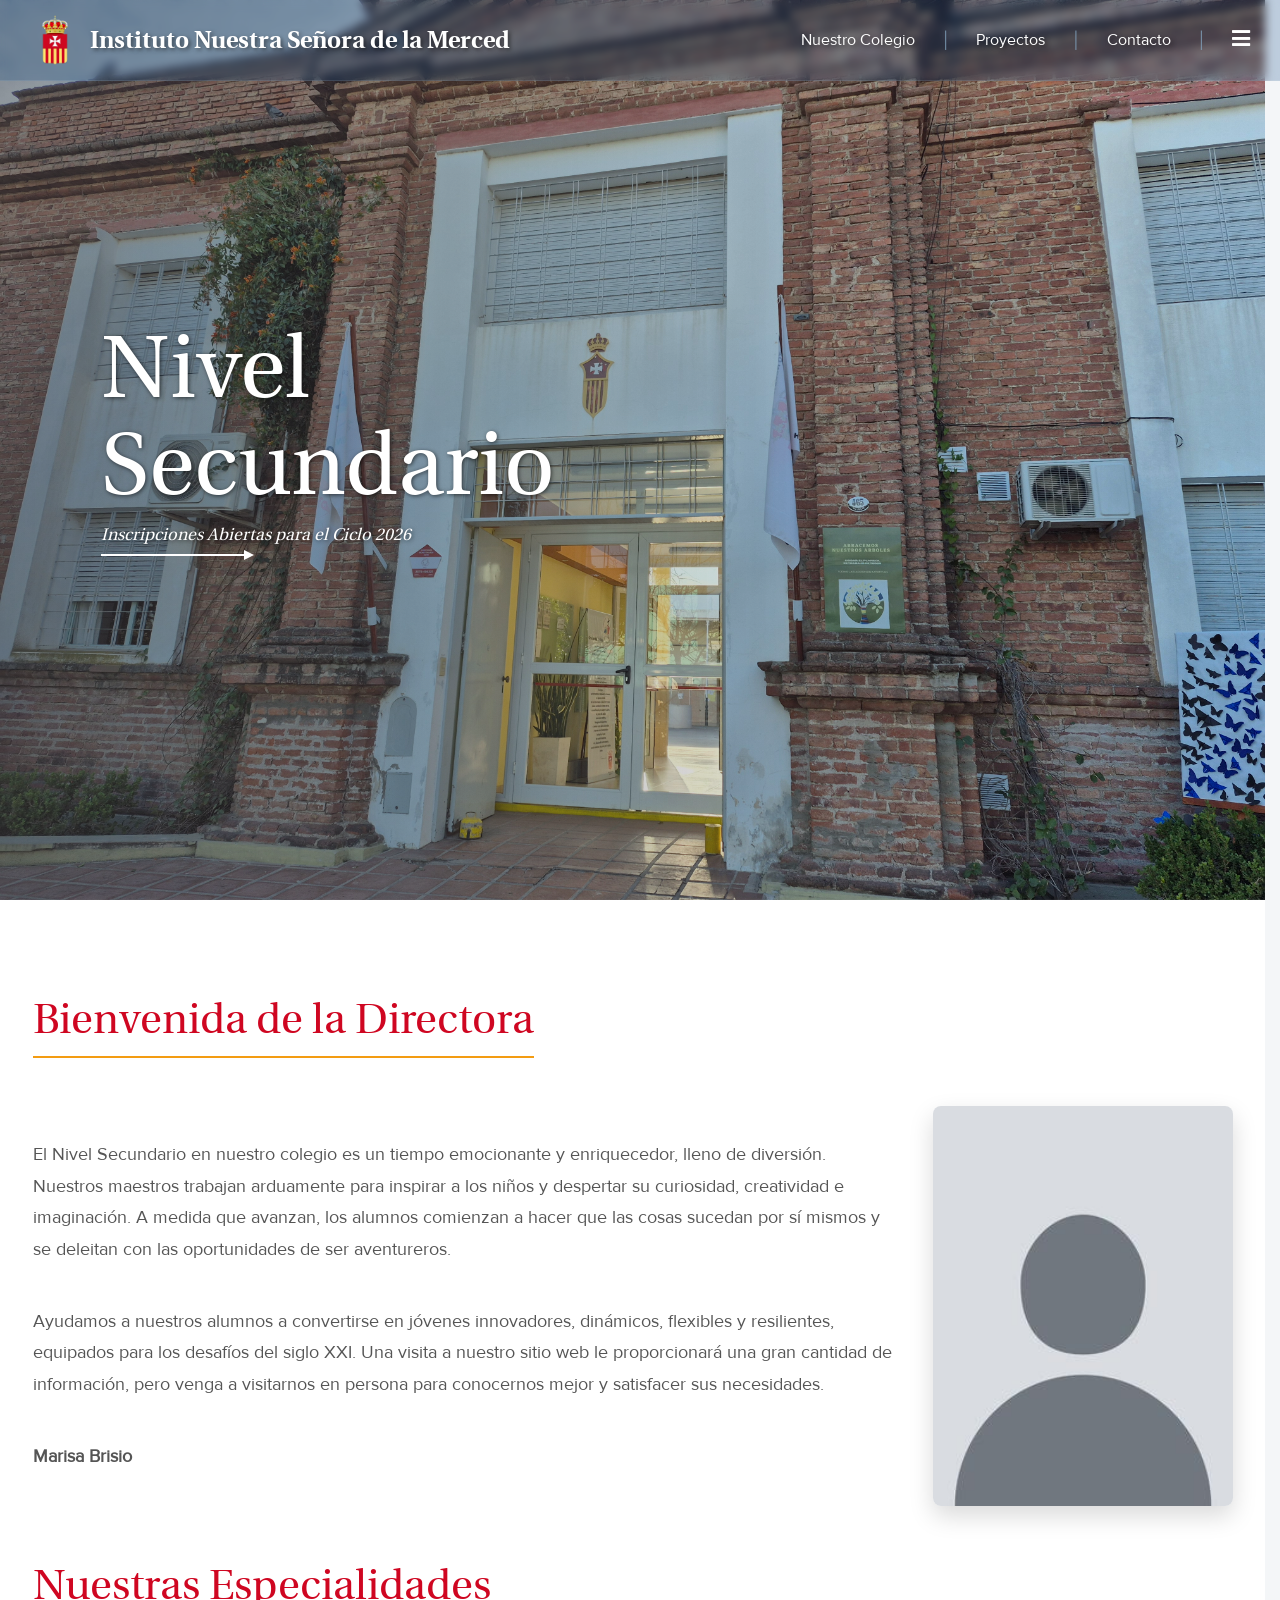
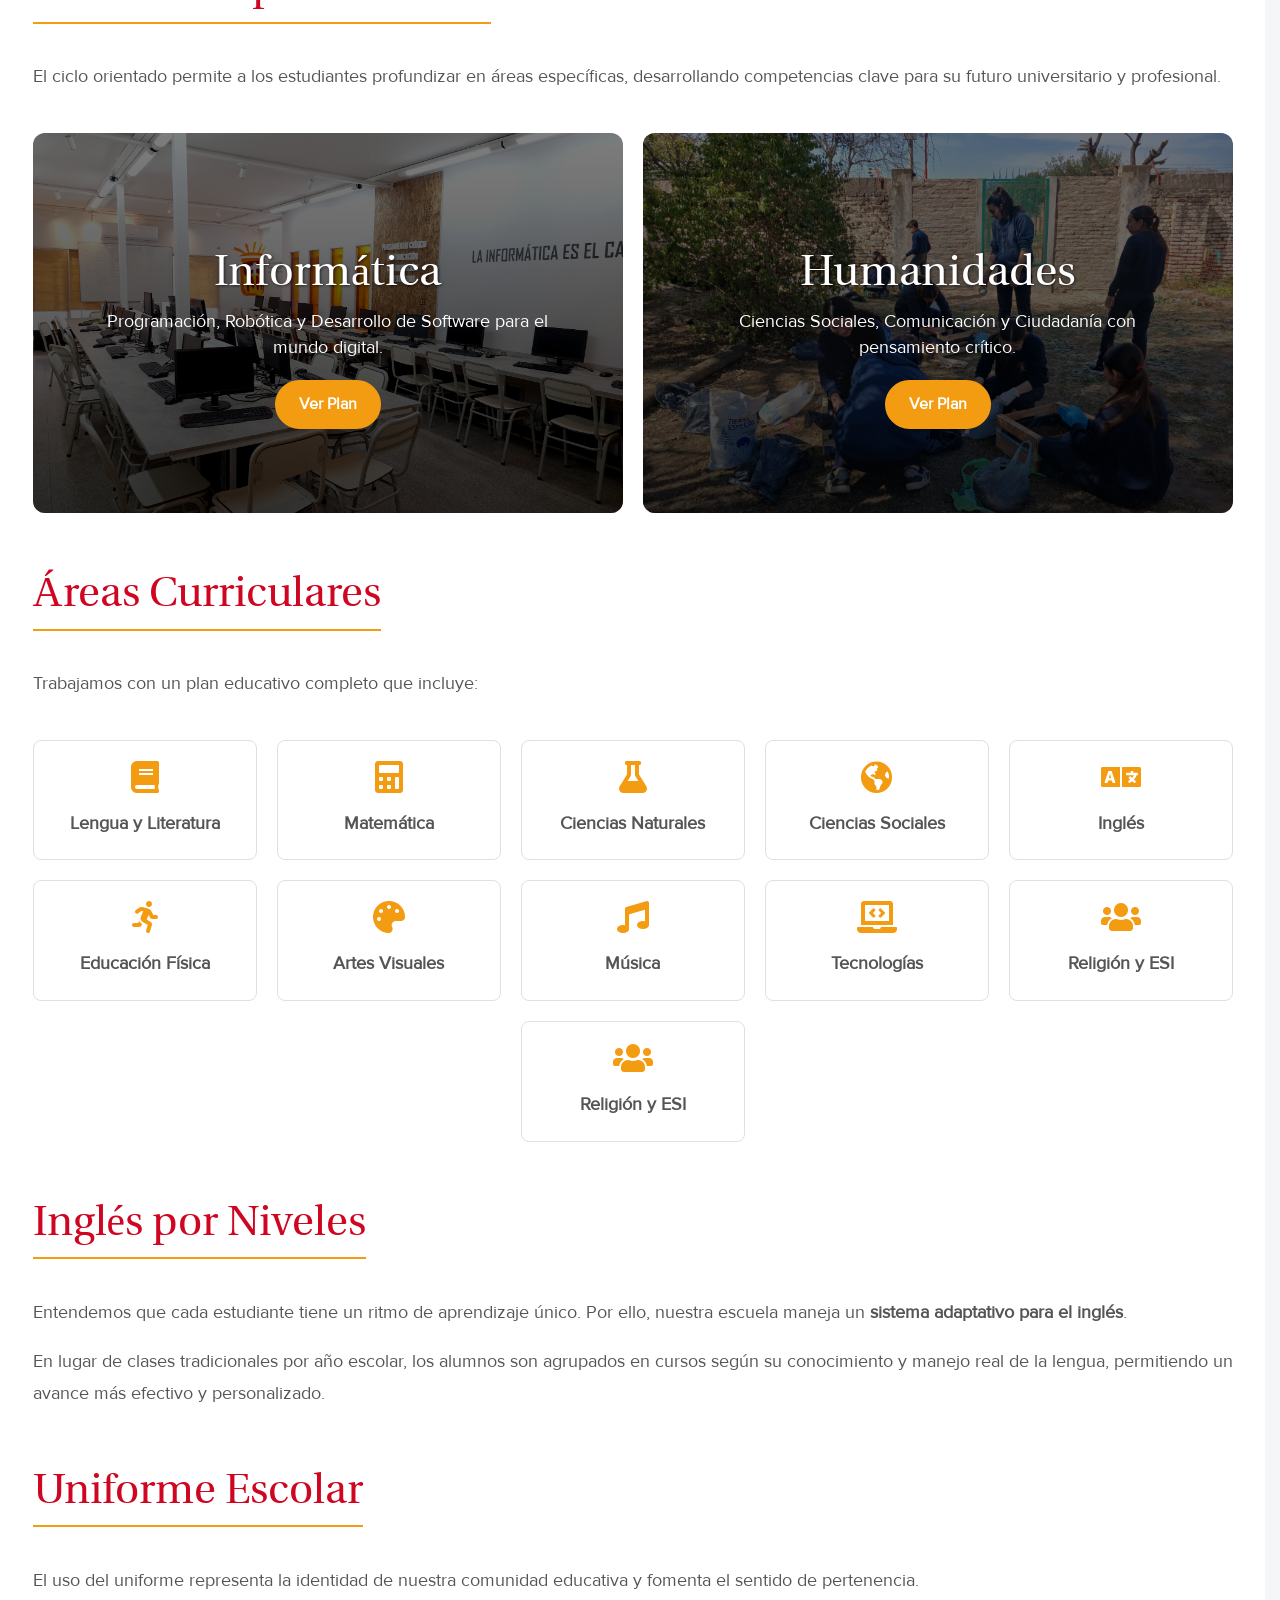
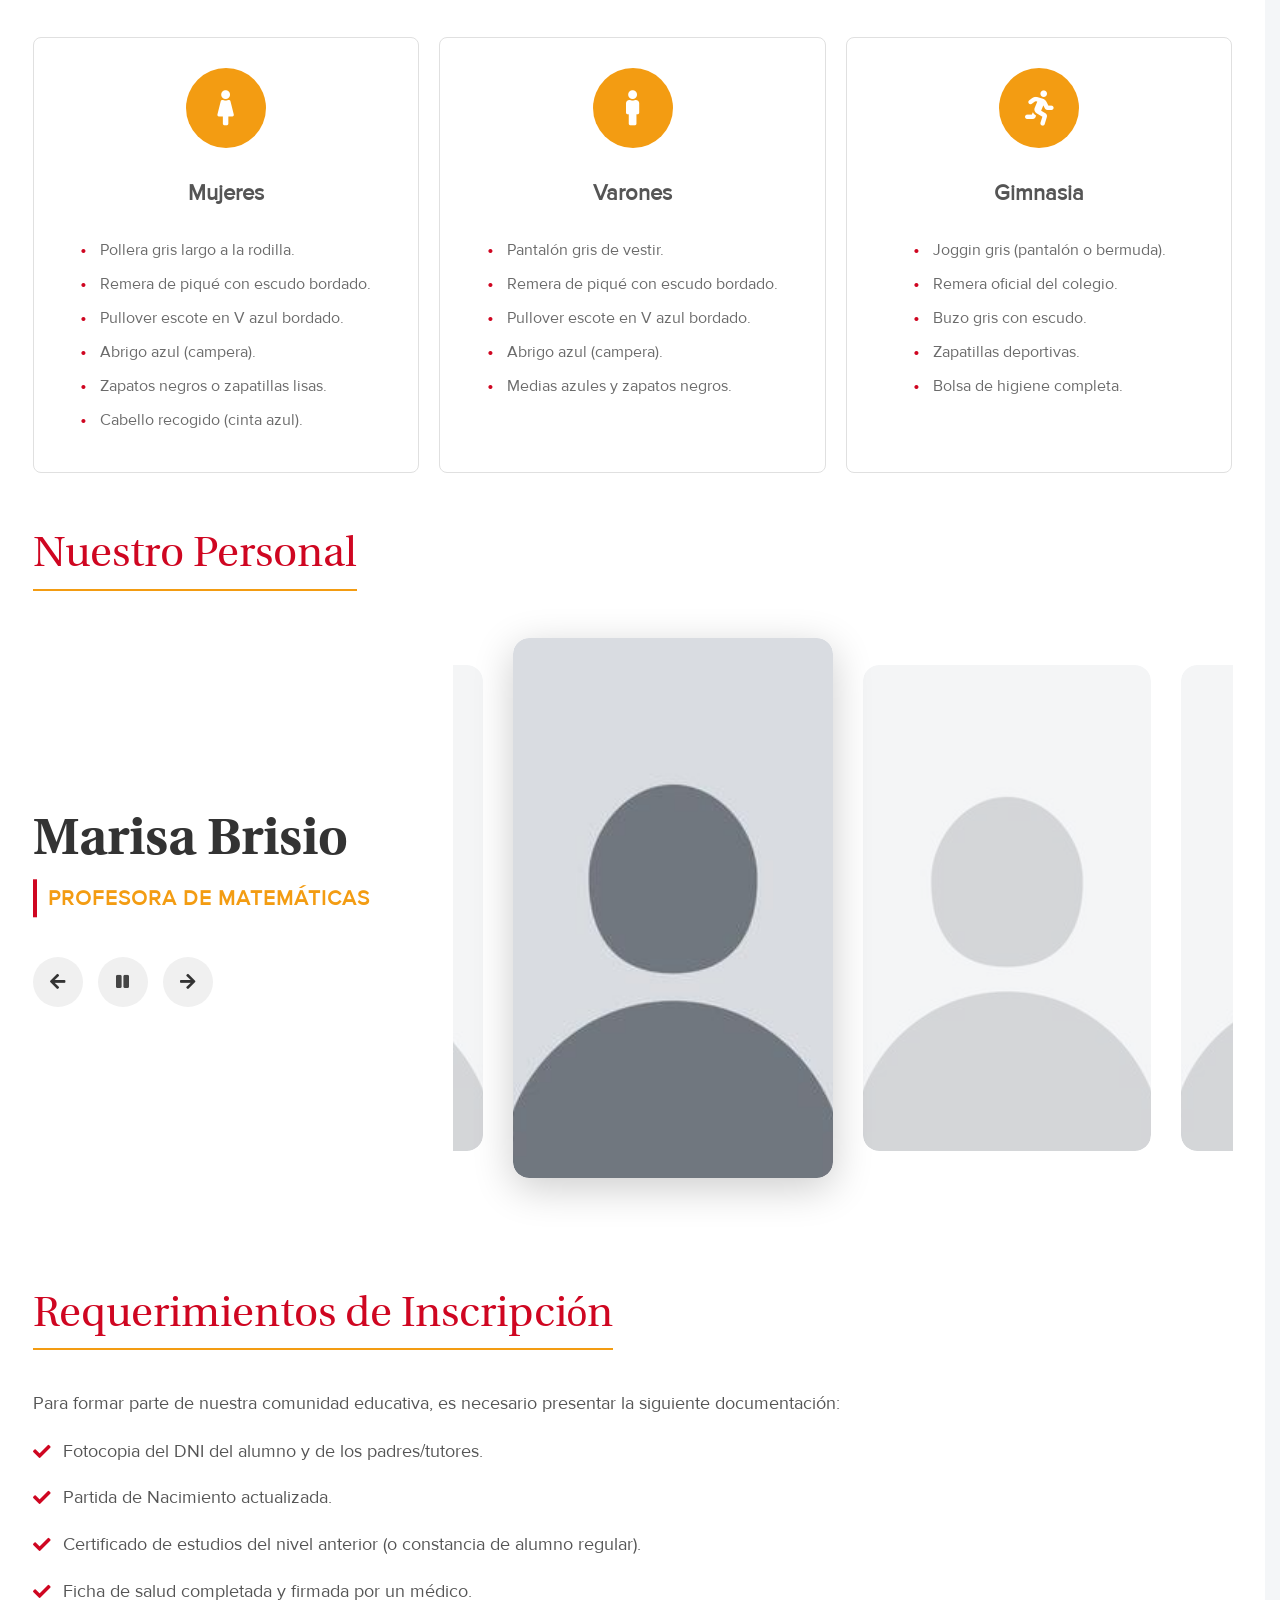
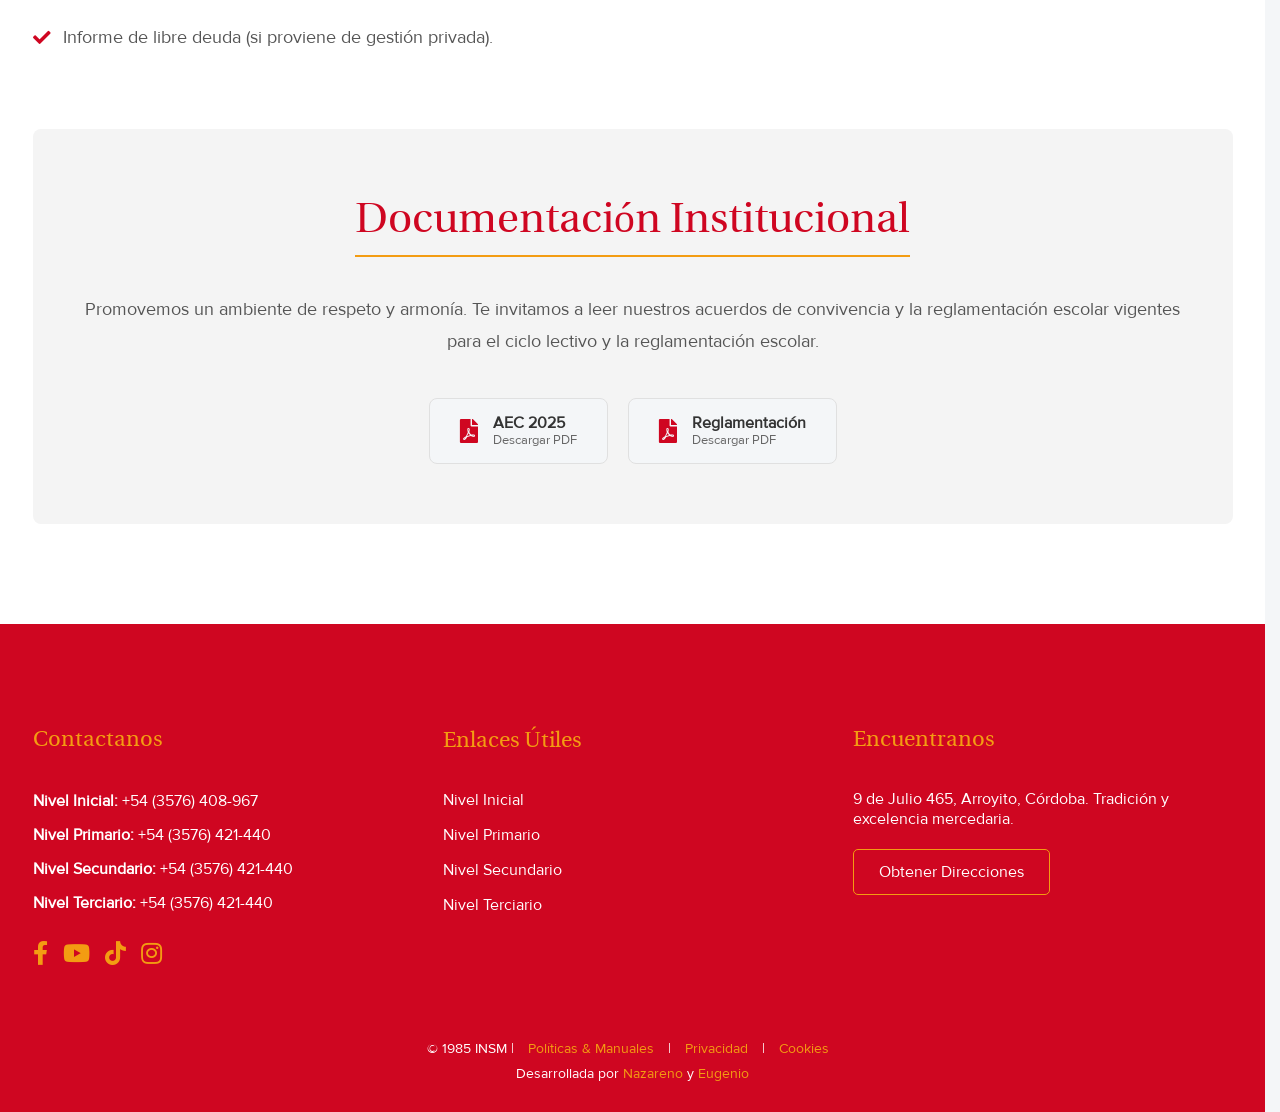
<file: NivelSecundario.html>
<!DOCTYPE html>
<html lang="es">
    <head>
        <meta charset="UTF-8" />
        <meta name="viewport" content="width=device-width, initial-scale=1.0" />
        <title>Insm - Nivel Secundario</title>
        <style>
            /* --- Fuentes --- */
            @font-face {
                font-family: 'Heuristica';
                src: url('fonts/Heuristica-Regular.ttf') format('truetype');
                font-weight: normal;
                font-style: normal;
            }
            @font-face {
                font-family: 'Heuristica';
                src: url('fonts/Heuristica-Bold.ttf') format('truetype');
                font-weight: bold;
                font-style: normal;
            }
            @font-face {
                font-family: 'ProximaNova';
                src: url('fonts/ProximaNova-Regular.ttf') format('truetype');
                font-weight: normal;
                font-style: normal;
            }

            :root {
                --staff-item-w: 288px;
                --staff-item-h: 486px;
                --staff-active-w: 320px;
                --staff-active-h: 540px;
                --staff-gap: 30px;
            }

            /* --- Estilos Generales y Transiciones --- */
            html, body {
                overflow-x: hidden;
                width: 100%;
                position: relative;
            }
            html {
                scroll-behavior: smooth;
                scrollbar-gutter: stable; /* RESERVA EL ESPACIO PARA EVITAR EL SALTO DEL CONTENIDO AL BLOQUEAR EL SCROLL */
                overscroll-behavior-y: none; /* Evita que el fondo se separe y rebote de forma extraña */
            }
            body {
                margin: 0;
                font-family: 'Heuristica', serif;
                color: #333;
                background-color: #f4f6f8;
                animation: fadeInPage 0.5s ease-in-out;
            }
            body.fade-out {
                opacity: 0;
                transition: opacity 0.5s ease-in-out;
            }
            body.no-scroll,
            html.no-scroll {
                overflow: hidden !important;
                touch-action: none;
            }
            @keyframes fadeInPage {
                from { opacity: 0; }
                to { opacity: 1; }
            }

            /* --- CORRECCIÓN DE SCROLL --- */
            section {
                scroll-margin-top: 80px; /* Al ras del header para el inicio de la sección blanca */
            }
            .content-block {
                scroll-margin-top: 130px; /* Deja espacio visual arriba para no quedar pegado al título */
            }

            /* --- Header --- */
            .header-main {
                background-color: rgba(26, 79, 141, 0.25);
                backdrop-filter: blur(5px);
                -webkit-backdrop-filter: blur(5px);
                color: white;
                padding: 15px 30px;
                display: flex;
                justify-content: space-between;
                align-items: center;
                position: fixed;
                top: 0;
                left: 0;
                right: 0;
                z-index: 100;
                border-bottom: 1px solid rgba(255, 255, 255, 0.1);
                transition: all 0.3s ease;
            }
            .header-main .logo a {
                display: flex;
                align-items: center;
                text-decoration: none;
                color: white;
                font-size: 1.5em;
                font-weight: bold;
                text-shadow: 2px 2px 4px rgba(0, 0, 0, 0.5);
            }
            /* --- Responsive Brand Text & Icon Logic --- */
            .brand-text-desktop {
                display: inline;
                white-space: nowrap;
            }
            .brand-text-mobile {
                display: none;
            }
            .header-main .logo img {
                height: 50px;
                margin-right: 10px;
            }
            .header-main nav ul {
                list-style: none;
                margin: 0;
                padding: 0;
                display: flex;
                gap: 25px;
                align-items: center;
            }
            .header-main nav ul li:not(:last-child)::after {
                content: '│';
                color: rgba(130, 163, 189, 0.8);
                margin-left: 25px;
                font-weight: bold;
            }
            .header-main nav ul li a {
                text-decoration: none;
                color: white;
                font-family: 'ProximaNova', sans-serif;
                text-shadow: 2px 2px 4px rgba(0, 0, 0, 0.5);
                transition: color 0.3s ease;
                position: relative;
                padding-bottom: 5px;
            }
            .header-main nav ul li:not(:last-child) a::after {
                content: '';
                position: absolute;
                bottom: 0;
                left: 0;
                width: 100%;
                height: 2px;
                background: linear-gradient(90deg, #fff, rgba(255, 255, 255, 0.7));
                transform: scaleX(0);
                transform-origin: left;
                transition: transform 0.4s cubic-bezier(0.25, 0.46, 0.45, 0.94);
            }
            .header-main nav ul li:not(:last-child) a:hover::after {
                transform: scaleX(1);
            }
            .header-main nav ul li a:hover {
                color: #f39c12;
            }
            .header-main .menu-icon {
                font-size: 1.3em;
                cursor: pointer;
            }

            /* --- Hero Section --- */
            .hero-section {
                position: relative;
                width: 100%;
                height: 100vh;
                height: 100dvh;
                display: flex;
                flex-direction: column;
                justify-content: center;
                padding-left: 8%;
                box-sizing: border-box;
                text-shadow: 1px 1px 4px rgba(0, 0, 0, 0.6);
                overflow: hidden; /* Necesario para el zoom del fondo */
            }

            /* Imagen de Fondo con Zoom */
            .hero-section::after {
                content: '';
                position: absolute;
                top: 0;
                left: 0;
                width: 100%;
                height: 100%;
                background: url('img/20250806_092322.jpg') no-repeat center center;
                background-size: cover;
                z-index: 0;
                transform: scale(var(--hero-scale, 1));
                will-change: transform;
                transition: transform 0.3s ease-out;
            }

            /* Gradiente Oscuro */
            .hero-section::before {
                content: '';
                position: absolute;
                top: 0;
                left: 0;
                width: 100%;
                height: 100%;
                background: linear-gradient(to right, rgba(70, 68, 68, 0.5), rgba(0, 0, 0, 0));
                z-index: 1;
            }

            .hero-content {
                position: relative;
                z-index: 2;
            }

            .hero-line-1,
            .hero-line-2 {
                display: block;
            }

            .hero-content p {
                font-size: 1.05em;
                margin-top: 5px;
                max-width: 500px;
                color: white;
                font-style: italic;
                display: flex;
                flex-direction: column;
                gap: 8px;
                cursor: pointer;
                visibility: hidden; /* Hidden initially, shown by JS */
            }

            .hero-content h1 {
                font-size: 5.5em;
                margin: 0;
                line-height: 1.1;
                font-weight: normal;
                color: white;
                visibility: hidden; /* Hidden initially, shown by JS */
            }

            @keyframes riseIn {
                0% {
                    transform: translateY(120%) scaleY(1.05);
                    opacity: 0;
                }
                60% {
                    transform: translateY(-6%) scaleY(0.95);
                    opacity: 1;
                }
                80% {
                    transform: translateY(2%) scaleY(1.02);
                }
                100% {
                    transform: translateY(0) scaleY(1);
                    opacity: 1; /* Ensure text remains visible */
                }
            }

            .letter {
                display: inline-block;
                opacity: 0;
                white-space: pre;
            }

            .hero-arrow {
                width: 145px;
                height: 2px;
                background-color: white;
                position: relative;
                transition: width 0.8s ease;
                align-self: flex-start;
                transform-origin: left;
            }

            .hero-arrow::after {
                content: '';
                position: absolute;
                right: -8px;
                top: -4px;
                width: 0;
                height: 0;
                border-left: 10px solid white;
                border-top: 5px solid transparent;
                border-bottom: 5px solid transparent;
                transition: transform 0.3s ease;
            }

            .hero-content p:hover .hero-arrow {
                width: 165px;
            }

            .hero-content p:hover .hero-arrow::after {
                transform: scale(1.2);
            }

            /* --- Sección Principal de Contenido (FULL SCREEN) --- */
            .main-content-section {
                padding: 100px 20px; /* Padding reducido laterales */
                background-color: #ffffff;
            }
            .content-container {
                max-width: 1200px;
                margin: 0 auto;
                display: flex;
                flex-direction: column;
                gap: 100px; /* Separación vertical entre secciones */
            }
            .main-text {
                font-family: 'ProximaNova', sans-serif;
                line-height: 1.8;
                color: #555;
                display: flex;
                flex-direction: column;
                gap: 60px;
                width: 100%;
            }
            .content-block h2 {
                font-family: 'Heuristica', serif;
                font-size: 2.6em;
                color: #cf0621;
                margin: 0 0 20px 0;
                font-weight: normal;
                line-height: 1.1; /* Elimina el aire invisible superior heredado */
                border-bottom: 2px solid #f39c12;
                padding-bottom: 10px;
                display: inline-block;
                position: relative;
                z-index: 20;
            }

            /* Garantizar espaciado uniforme ignorando márgenes internos finales */
            .content-block > :last-child {
                margin-bottom: 0 !important;
            }

            /* --- Estilo: Bienvenida --- */
            .director-section {
                display: flex;
                align-items: center; 
                gap: 40px;
                margin-top: 28px;
            }
            .director-text { flex: 1; }
            .director-image {
                width: 300px;
                height: 400px;
                object-fit: cover;
                border-radius: 8px;
                box-shadow: 0 10px 25px rgba(0, 0, 0, 0.15);
            }
            .director-signature { font-size: 1.1em; font-weight: bold; margin-top: 15px; display: block;}

            /* --- NUEVO ESTILO: Especialidades (Tarjetas Dark Style - Minimalista Blanco) --- */

            /* Párrafo introductorio */
            .specialties-intro {
                font-size: 1.1em;
                line-height: 1.8;
                margin-bottom: 40px;
                color: #555;
                text-align: left;
                max-width: 100%;
                margin-left: 0;
                margin-right: 0;
            }

            .specialties-showcase {
                display: grid;
                grid-template-columns: repeat(auto-fit, minmax(280px, 1fr));
                gap: 20px;
                justify-content: center;
            }

            @media (max-width: 1024px) {
                .specialties-showcase {
                    grid-template-columns: 1fr;
                }
            }

            /* Tarjeta Base */
            .card-specialty {
                position: relative;
                height: 380px;
                border-radius: 12px;
                overflow: hidden;
                box-shadow: none;
                display: flex;
                flex-direction: column;
                justify-content: center;
                align-items: center;
                text-align: center;
                text-decoration: none;
                color: white;
                /* Animación para cuando aparezca la sombra */
                transition: box-shadow 0.4s ease;
            }

            /* Sombra activada únicamente al hacer hover sobre el BOTÓN en Escritorio */
            @media (min-width: 1025px) {
                .card-specialty:has(.view-more-btn:hover) {
                    box-shadow: 0 40px 80px -10px rgba(0, 0, 0, 0.9);
                }
            }

            /* Rutas de imagen locales */
            .card-bg-informatica {
                background: url('img/sala2.jpg') no-repeat center center;
                background-size: cover;
            }

            .card-bg-humanidades {
                background: url('img/HUERTA1.jpg') no-repeat center center;
                background-size: cover
            }

            /* Capa oscura (Overlay) Muy oscura para resaltar el texto */
            .card-specialty::before {
                content: '';
                position: absolute;
                top: 0; left: 0; width: 100%; height: 100%;
                z-index: 1;
                background: linear-gradient(to bottom, rgba(0, 0, 0, 0.6) 0%, rgba(0, 0, 0, 0.9) 100%);
                opacity: 0.85; /* Mucho más oscuro */
            }

            /* Contenido interno */
            .card-specialty-content {
                position: relative;
                z-index: 2;
                padding: 35px 30px 0 30px;
                display: flex;
                flex-direction: column;
                align-items: center;
                justify-content: center;
                height: 100%;
                width: 100%;
                box-sizing: border-box;
                text-align: center;
            }

            /* Título */
            .card-specialty h3 {
                font-family: 'Heuristica', serif;
                font-size: 2.7em;
                margin: 0 auto 10px auto;
                width: 100%;
                font-weight: normal;
                color: white;
                text-shadow: 1px 1px 3px rgba(0,0,0,0.6);
                line-height: 1.1;
            }

            /* Descripción */
            .card-specialty p {
                font-family: 'ProximaNova', sans-serif;
                font-size: 1.15em;
                font-weight: normal;
                line-height: 1.4;
                margin: 0 auto 20px auto;
                color: white;
                max-width: 90%;
                width: 100%;
                opacity: 1;
            }

            /* Botón Ver Plan */
            .view-more-btn {
                background-color: #f39c12;
                color: #ffffff;
                border: 2px solid #f39c12;
                padding: 8px 22px;
                font-family: 'ProximaNova', sans-serif;
                font-size: 1.0em;
                font-weight: bold;
                border-radius: 50px;
                cursor: pointer;
                transition: all 0.3s ease;
                text-decoration: none;
                display: inline-block;
                margin: 0 auto;
            }
            @media (min-width: 1025px) {
                .view-more-btn:hover {
                    background-color: #cf0621;
                    border-color: #cf0621;
                    transform: translateY(-3px);
                    box-shadow: 0 5px 15px rgba(0, 0, 0, 0.2);
                }
            }

            /* --- Estilo: Requerimientos --- */
            .requirements-list {
                list-style: none;
                padding: 0;
            }
            .requirements-list li {
                margin-bottom: 15px;
                padding-left: 30px;
                position: relative;
                font-size: 1.1em;
            }
            .requirements-list li::before {
                content: '\f00c';
                font-family: 'Font Awesome 5 Free';
                font-weight: 900;
                color: #cf0621;
                position: absolute;
                left: 0;
                top: 0;
            }

            /* --- Estilo: AEC --- */
            .aec-container {
                text-align: center;
                background-color: #f4f4f4;
                padding: 70px 40px 60px; /* Compensación óptica: más aire arriba */
                border-radius: 8px;
            }
            .aec-container h2 {
                margin-top: 0 !important; /* Elimina cualquier espacio extra arriba del título */
            }
            .aec-buttons-container {
                margin-bottom: 0 !important; /* Elimina cualquier espacio extra debajo de las tarjetas */
            }
            .aec-btn {
                display: inline-flex;
                align-items: center;
                padding: 15px 30px;
                margin-top: 20px;
                background-color: #f4f6f8;
                border: 1px solid #e0e0e0;
                border-radius: 8px;
                text-decoration: none;
                color: #333;
                font-family: 'ProximaNova', sans-serif;
                font-weight: bold;
                transition: all 0.3s ease;
            }
            .aec-btn i {
                font-size: 1.5em;
                margin-right: 15px;
                color: #cf0621;
            }
            .aec-btn span {
                text-align: left;
                display: flex;
                flex-direction: column;
                line-height: 1.2;
            }
            .aec-btn small {
                display: block;
                font-weight: normal;
                color: #666;
                font-size: 0.8em;
            }
            @media (min-width: 1025px) {
                .aec-btn:hover {
                    background-color: #ffffff;
                    border-color: #cf0621;
                    transform: translateY(-3px);
                    box-shadow: 0 5px 15px rgba(0,0,0,0.05);
                    color: #333;
                }
            }

            /* --- Menú Lateral de Navegación Rápida (Slider) --- */
            .side-menu {
                position: fixed;
                top: 0;
                right: 0;
                width: 100%;
                height: 100vh;
                z-index: 2000;
                visibility: hidden;
                pointer-events: none;
                overflow: hidden;
                transition: visibility 0.6s; /* Permite que la animación de salida termine antes de ocultar */
            }

            .side-menu.active {
                visibility: visible;
                pointer-events: all;
                transition: none; /* Aparece instantáneamente al activar */
            }

            .side-menu-overlay {
                position: absolute;
                top: 0;
                left: 0;
                width: 100%;
                height: 100%;
                background: rgba(0, 0, 0, 0.4);
                backdrop-filter: blur(8px);
                -webkit-backdrop-filter: blur(8px);
                opacity: 0;
                transition: opacity 0.6s ease; /* Sincronizado con el panel */
            }

            .side-menu.active .side-menu-overlay {
                opacity: 1;
            }

            .side-menu-content {
                position: absolute;
                top: 0;
                right: 0;
                width: 400px;
                height: 100%;
                height: 100dvh;
                background: #ffffff;
                transform: translateX(110%);
                transition: transform 0.6s cubic-bezier(0.4, 0, 0.2, 1); /* Curva más suave y orgánica */
                padding: 40px;
                box-shadow: -15px 0 50px rgba(0, 0, 0, 0.15);
                display: flex;
                flex-direction: column;
                box-sizing: border-box;
                overflow: hidden; /* BLOQUEO DE SCROLL EN EL PANEL PRINCIPAL */
            }

            .side-menu.active .side-menu-content {
                transform: translateX(0);
            }

            .side-menu-header {
                margin-bottom: 30px;
                border-bottom: 2px solid #f39c12;
                padding-bottom: 15px;
                flex-shrink: 0;
            }

            .side-menu-header h3 {
                font-family: 'Heuristica', serif;
                font-size: 1.8em;
                color: #cf0621;
                margin: 0;
                font-weight: normal;
            }

            .side-menu-links {
                list-style: none;
                padding: 0;
                margin: 0;
                flex-grow: 1; 
                overflow-y: auto; /* SE MUESTRA SOLO SI ES NECESARIO */
                overflow-x: hidden;
                padding-right: 10px;
                scrollbar-width: thin; /* Firefox */
                scrollbar-color: #f39c12 #f4f6f8; /* Firefox */
                scrollbar-gutter: stable; /* RESERVA EL ESPACIO PARA EVITAR SALTOS */
            }

            /* --- Scrollbar personalizada visible SIN interacción cuando es necesaria --- */
            .side-menu-links::-webkit-scrollbar {
                width: 8px;
                display: block !important;
            }
            .side-menu-links::-webkit-scrollbar-track {
                background: #f4f6f8 !important; /* Fondo sólido para evitar que el SO la oculte */
                border-radius: 10px;
            }
            .side-menu-links::-webkit-scrollbar-thumb {
                background-color: #f39c12 !important;
                border-radius: 10px;
                border: 2px solid #f4f6f8;
            }

            .side-menu-links li {
                margin-bottom: 8px;
                opacity: 0;
                transform: translateX(40px);
                transition: all 0.5s cubic-bezier(0.16, 1, 0.3, 1);
            }

            /* --- Ocultar Accesos Globales en Desktop y Tablet (ya están en el header) --- */
            @media (min-width: 769px) {
                .side-menu-shortcuts,
                .side-menu-footer {
                    display: none;
                }
            }

            .side-menu.active .side-menu-links li {
                opacity: 1;
                transform: translateX(0);
            }

            /* Delays restaurados para animación escalonada */
            .side-menu.active .side-menu-links li:nth-child(1) { transition-delay: 0.15s; }
            .side-menu.active .side-menu-links li:nth-child(2) { transition-delay: 0.20s; }
            .side-menu.active .side-menu-links li:nth-child(3) { transition-delay: 0.25s; }
            .side-menu.active .side-menu-links li:nth-child(4) { transition-delay: 0.30s; }
            .side-menu.active .side-menu-links li:nth-child(5) { transition-delay: 0.35s; }
            .side-menu.active .side-menu-links li:nth-child(6) { transition-delay: 0.40s; }
            .side-menu.active .side-menu-links li:nth-child(7) { transition-delay: 0.45s; }
            .side-menu.active .side-menu-links li:nth-child(8) { transition-delay: 0.50s; }
            .side-menu-links li a {
                display: flex;
                align-items: center;
                gap: 15px;
                padding: 12px 15px;
                text-decoration: none;
                color: #555;
                font-family: 'ProximaNova', sans-serif;
                font-size: 1.1em;
                border-radius: 12px;
                transition: all 0.3s ease;
            }

            .side-menu-links li a i {
                width: 24px;
                text-align: center;
                color: #f39c12;
                font-size: 1.2em;
            }

            /* --- HOVERS: Solo para Computadoras --- */
            @media (hover: hover) {
                .side-menu-links li a:hover {
                    background-color: #f4f6f8;
                    color: #cf0621;
                    padding-left: 20px;
                }
                .side-menu-links li a:hover i {
                    color: #cf0621;
                    transform: scale(1.2);
                }
                .shortcut-item:hover {
                    background: #ffffff;
                    border-color: #cf0621;
                    color: #cf0621;
                    transform: translateY(-2px);
                    box-shadow: 0 4px 10px rgba(207, 6, 33, 0.1);
                }
                .shortcut-item:hover i {
                    color: #cf0621;
                }
                .back-home-btn:hover {
                    background-color: #cf0621;
                    transform: translateY(-2px);
                    box-shadow: 0 5px 15px rgba(207, 6, 33, 0.2);
                }
            }

            /* Feedback táctil suave para móviles y tablets */
            .side-menu-links li a:active,
            .shortcut-item:active,
            .back-home-btn:active {
                background-color: #f0f0f0;
                opacity: 0.8;
            }

            /* --- Accesos Rápidos Globales --- */
            .side-menu-shortcuts {
                margin-top: auto; /* ANCLAJE AL FONDO */
                padding-top: 20px;
                border-top: 1px solid #eee;
                flex-shrink: 0;
            }

            .side-menu-shortcuts h4 {
                font-family: 'ProximaNova', sans-serif;
                font-size: 0.85em;
                text-transform: uppercase;
                letter-spacing: 1px;
                color: #999;
                margin: 0 0 15px 0;
            }

            .shortcut-grid {
                display: grid;
                grid-template-columns: repeat(2, 1fr);
                gap: 10px;
                align-items: stretch;
            }

            .shortcut-item {
                display: flex;
                align-items: center;
                gap: 10px;
                padding: 12px;
                background: #f8f9fa;
                border-radius: 10px;
                text-decoration: none;
                color: #666;
                font-family: 'ProximaNova', sans-serif;
                font-size: 0.9em;
                transition: all 0.3s ease;
                border: 1px solid transparent;
                min-height: 54px; /* Unifica el tamaño vertical */
                box-sizing: border-box;
            }

            .shortcut-item i { color: #f39c12; font-size: 1.1em; flex-shrink: 0; }

            .side-menu-footer {
                margin-top: 20px;
                flex-shrink: 0;
            }

            .back-home-btn {
                display: flex;
                align-items: center;
                justify-content: center;
                gap: 10px;
                padding: 14px;
                background-color: #f39c12;
                color: white;
                text-decoration: none;
                font-family: 'ProximaNova', sans-serif;
                font-weight: bold;
                border-radius: 50px;
                transition: all 0.3s ease;
            }

            /* Adaptabilidad de tamaños finales */
            @media (max-width: 1024px) { 
                .side-menu-content { width: 380px; padding: 30px; } 
            }
            @media (max-width: 768px) { 
                .side-menu-content { width: 340px; padding: 25px; } 
            }
            @media (max-width: 480px) { 
                .side-menu-content { width: 88%; padding: 20px; } 
            }

            /* --- Menú desplegable global --- */

            .back-home-btn {
                display: flex;
                align-items: center;
                justify-content: center;
                gap: 10px;
                padding: 14px;
                background-color: #f39c12;
                color: white;
                text-decoration: none;
                font-family: 'ProximaNova', sans-serif;
                font-weight: bold;
                border-radius: 50px;
                transition: all 0.3s ease;
            }

            .back-home-btn:hover {
                background-color: #cf0621;
                transform: translateY(-2px);
                box-shadow: 0 5px 15px rgba(207, 6, 33, 0.2);
            }

            /* Adaptabilidad */
            @media (max-width: 1024px) { 
                .side-menu-content { width: 380px; padding: 30px; } 
            }
            @media (max-width: 768px) { 
                .side-menu-content { width: 340px; padding: 25px; } 
            }
            @media (max-width: 480px) { 
                .side-menu-content { width: 88%; padding: 20px; } 
            }

            /* --- Menú desplegable global --- */
            .dropdown-menu {
                position: fixed;
                top: 0;
                left: 0;
                width: 100%;
                height: 100vh;
                background-color: rgba(26, 79, 141, 0.25);
                backdrop-filter: blur(5px);
                z-index: 1000;
                display: none;
                opacity: 0;
                transform: translateY(-100%);
                transition: all 0.3s ease-in-out;
            }
            .dropdown-menu.show {
                display: block;
                opacity: 1;
                transform: translateY(0);
            }
            .dropdown-header {
                display: flex;
                justify-content: space-between;
                align-items: center;
                padding: 15px 20px;
                border-bottom: 1px solid rgba(255, 255, 255, 0.1);
            }
            .dropdown-header .logo {
                display: flex;
                align-items: center;
                font-size: 1.5em;
                font-weight: bold;
                color: white;
            }
            .dropdown-header .logo img {
                height: 50px;
                margin-right: 10px;
            }
            .close-menu {
                color: white;
                font-size: 1.5em;
                cursor: pointer;
                background: none;
                border: none;
            }
            .menu-content {
                display: grid;
                grid-template-columns: repeat(4, 1fr);
                gap: 1px;
                height: calc(100vh - 80px);
                background-color: rgba(150, 150, 150, 0.25);
                backdrop-filter: blur(5px);
            }
            .menu-section {
                background-color: rgba(150, 150, 150, 0.25);
                backdrop-filter: blur(5px);
                padding: 30px 20px;
                display: flex;
                flex-direction: column;
            }
            .menu-section h3 {
                color: #cf0621;
                font-family: 'ProximaNova', sans-serif;
                font-size: 1.4em;
                margin: 0 0 20px 0;
                font-weight: bold;
                padding-bottom: 10px;
                position: relative;
                display: inline-block;
                cursor: pointer;
            }
            .menu-section h3::after {
                content: '';
                position: absolute;
                left: 0;
                bottom: 0;
                width: 0;
                height: 2px;
                background-color: #f39c12;
                transition: width 0.3s cubic-bezier(0.075, 0.82, 0.165, 1);
            }
            .menu-section h3:hover::after {
                width: 100%;
            }
            .menu-section ul {
                list-style: none;
                padding: 0;
                margin: 0;
                flex-grow: 1;
            }
            .menu-section ul li {
                margin-bottom: 12px;
            }
            .menu-section ul li a {
                color: rgb(255, 255, 255);
                text-decoration: none;
                font-family: 'ProximaNova', sans-serif;
                font-size: 1em;
                transition: color 0.2s ease;
                background: none;
                padding: 0;
            }
            .menu-section ul li a:hover {
                color: #f39c12;
                text-decoration: underline;
            }

            /* --- Footer --- */
            .footer {
                background-color: #cf0621;
                color: #ffffff;
                padding: 80px 20px 20px 20px;
                font-family: 'ProximaNova', sans-serif;
                position: relative;
            }
            .footer-container {
                display: flex;
                justify-content: space-between;
                align-items: flex-start;
                max-width: 1200px;
                margin: 0 auto;
                width: 100%;
                gap: 30px;
            }
            .footer-column {
                flex: 1;
                display: flex;
                flex-direction: column;
                align-items: flex-start;
                text-align: left;
            }
            .footer-column-wrapper {
                width: 100%;
                max-width: 400px;
            }
            .footer-column h3 {
                color: #f39c12;
                font-size: 1.4em;
                margin-bottom: 25px;
                position: relative;
                font-weight: normal;
                font-family: 'Heuristica', serif;
                white-space: nowrap;
            }
            .footer-column h3::after {
                content: '';
                display: block;
                width: 50px;
                height: 2px;
                background-color: #cf0621;
                margin-top: 8px;
            }
            .footer-column ul {
                list-style: none;
                padding: 0;
                margin: 0;
            }
            .footer-column ul li {
                margin-bottom: 15px;
            }
            .footer-column ul li a {
                color: #fff;
                text-decoration: none;
                transition: color 0.3s ease;
            }
            @media (hover: hover) {
                .footer-column ul li a:hover {
                    color: #f39c12;
                    text-decoration: none;
                }
            }
            .contact-info p {
                margin: 0 0 10px 0;
                line-height: 1.5;
                white-space: nowrap; /* Evita que el número de teléfono salte a la siguiente línea */
            }
            .contact-info a {
                color: #fff;
                text-decoration: none;
                transition: color 0.3s ease;
            }
            @media (hover: hover) {
                .contact-info a:hover {
                    color: #f39c12;
                    text-decoration: none;
                }
            }
            .social-icons {
                display: flex;
                gap: 15px;
                margin-top: 25px;
            }
            .social-icons a {
                color: #f39c12;
                font-size: 1.5em;
                transition: all 0.3s ease;
                display: inline-block; /* Ensure transform works */
            }
            @media (hover: hover) {
                .social-icons a:hover {
                    color: #fff;
                    transform: scale(1.2);
                }
            }
            .footer-map-container {
                position: relative;
            }
            .footer-map-container img {
                width: 100%;
                height: auto;
            }
            .get-directions {
                margin-top: 20px;
            }

            /* Animación Ripple adaptada */
            @keyframes ripple {
                0% {
                    transform: scale(1);
                    opacity: 0.8;
                }
                100% {
                    transform: scale(1.3, 1.5);
                    opacity: 0;
                }
            }

            .get-directions a {
                display: inline-block;
                padding: 12px 25px;
                border: 1px solid #f39c12;
                color: #fff;
                text-decoration: none;
                border-radius: 5px;
                transition:
                    background-color 0.3s ease,
                    border-color 0.3s ease;
            }

            @media (hover: hover) {
                .get-directions a:hover {
                    background-color: #f39c12;
                    border-color: #f39c12;
                }
            }
            .footer-bottom {
                border-top: 1px solid #cf0621;
                padding-top: 20px;
                margin-top: 50px;
                text-align: center;
                font-size: 0.9em;
            }
            .footer-bottom-links a {
                color: #f39c12;
                margin: 0 10px;
                text-decoration: none;
            }
            @media (hover: hover) {
                .footer-bottom-links a:hover {
                    text-decoration: underline;
                }
            }
            .footer-bottom-logos {
                display: flex;
                justify-content: center;
                align-items: center;
                gap: 20px;
                margin-top: 10px;
            }
            .footer-bottom-logos img {
                height: 40px;
                filter: grayscale(100%);
                opacity: 0.6;
            }

            /* --- Estilo: Uniforme (Inspirado en Áreas Curriculares) --- */
            .uniform-grid {
                display: flex;
                flex-wrap: wrap;
                justify-content: center;
                gap: 20px;
                width: 100%;
            }
            .uniform-card {
                background-color: #fff;
                border: 1px solid #e0e0e0;
                border-radius: 8px;
                padding: 30px;
                text-align: center;
                transition: all 0.3s ease;
                display: flex;
                flex-direction: column;
                align-items: center;
                gap: 15px;
                box-shadow: none;
                /* Lógica Flex para 3 columnas por defecto */
                flex: 0 0 calc((100% - 40px) / 3);
                box-sizing: border-box;
            }

            /* Responsive para Uniforme */
            @media (max-width: 900px) {
                .uniform-card {
                    flex: 0 0 calc((100% - 20px) / 2);
                }
            }
            @media (max-width: 600px) {
                .uniform-card {
                    flex: 0 0 100%;
                }
            }
            .uniform-card:hover {
                transform: translateY(-5px);
                box-shadow: 0 5px 15px rgba(0,0,0,0.05);
                border-color: #cf0621;
            }
            .uniform-card i {
                width: 80px;
                height: 80px;
                background-color: #f39c12;
                border-radius: 50%;
                display: flex;
                align-items: center;
                justify-content: center;
                font-size: 2.2em;
                color: #fff;
                transition: all 0.3s ease;
                margin-bottom: 5px;
            }
            .uniform-card:hover i {
                background-color: #cf0621;
                transform: scale(1.1);
            }
            
            /* --- Soporte Táctil: Uniforme --- */
            .uniform-card.touch-active {
                transform: translateY(-5px);
                box-shadow: 0 5px 15px rgba(0,0,0,0.05);
                border-color: #cf0621;
            }
            .uniform-card.touch-active i {
                background-color: #cf0621;
                transform: scale(1.1);
            }
            .uniform-card h3 {
                font-family: 'ProximaNova', sans-serif;
                font-weight: bold;
                color: #555;
                font-size: 1.4em;
                margin: 5px 0 10px 0;
            }
            .uniform-card ul {
                list-style: none;
                padding: 0;
                margin: 0 auto;
                text-align: left;
                display: inline-block;
                width: auto;
            }
            .uniform-card ul li {
                margin-bottom: 10px;
                font-family: 'ProximaNova', sans-serif;
                font-size: 1em;
                line-height: 1.5;
                padding-left: 20px;
                position: relative;
                color: #6b6b6b;
            }
            .uniform-card ul li::before {
                content: '•';
                color: #cf0621;
                font-size: 1.2em;
                position: absolute;
                left: 0;
                top: -2px;
            }

            /* --- Estilo: Áreas Curriculares --- */
            .curricular-grid {
                display: flex;
                flex-wrap: wrap;
                justify-content: center;
                gap: 20px;
                width: 100%;
            }
            .curricular-card {
                background-color: #fff;
                border: 1px solid #e0e0e0;
                border-radius: 8px;
                flex: 0 0 calc((100% - 80px) / 5);
                display: flex;
                flex-direction: column;
                align-items: center;
                justify-content: center;
                gap: 15px;
                transition: all 0.3s ease;
                box-sizing: border-box;
                cursor: default;
                padding: 20px;
            }
            .curricular-card:hover {
                transform: translateY(-5px);
                box-shadow: 0 5px 15px rgba(0,0,0,0.05);
                border-color: #cf0621;
            }
            .curricular-card i {
                font-size: 2em;
                color: #f39c12;
                transition: color 0.3s ease;
            }
            .curricular-card:hover i {
                color: #cf0621;
            }
            
            /* --- Soporte Táctil: Áreas Curriculares --- */
            .curricular-card.touch-active {
                transform: translateY(-5px);
                box-shadow: 0 5px 15px rgba(0,0,0,0.05);
                border-color: #cf0621;
            }
            .curricular-card.touch-active i {
                color: #cf0621;
            }
            .curricular-card h3 {
                font-family: 'ProximaNova', sans-serif;
                font-weight: bold;
                color: #555;
                font-size: 1.1em;
                margin: 0;
                text-align: center;
            }

            /* Responsive: Áreas Curriculares */
            @media (max-width: 1200px) {
                .curricular-card {
                    flex: 0 0 calc((100% - 60px) / 4);
                }
            }
            @media (max-width: 900px) {
                .curricular-card {
                    flex: 0 0 calc((100% - 40px) / 3);
                }
            }
            @media (max-width: 600px) {
                .curricular-card {
                    flex: 0 0 calc((100% - 20px) / 2);
                }
            }
            @media (max-width: 400px) {
                .curricular-card {
                    flex: 0 0 100%;
                }
            }

            /* --- Estilo: Nuestro Personal (Refined Strip Carousel) --- */
            .staff-carousel-track.notransition,
            .staff-carousel-track.notransition .staff-carousel-item {
                transition: none !important;
            }
            
            /* DESKTOP LAYOUT (Default / Original) */
            .staff-layout-grid {
                display: grid;
                grid-template-columns: 35% 65%;
                gap: 0; 
                margin-top: -28px;
                margin-bottom: -55px; /* Elimina el espacio vacío inferior para igualar separación entre secciones */
                height: 650px; 
                position: relative;
                width: 100%;
            }

            .staff-left-panel {
                padding: 40px 40px 40px 0px;
                display: flex;
                flex-direction: column;
                justify-content: center;
                background: #ffffff;
                z-index: 10;
            }

            .staff-active-info {
                margin-bottom: 40px;
                opacity: 1;
                transition: opacity 0.3s ease;
            }

            .staff-active-info h3 {
                font-family: 'Heuristica', serif;
                font-size: 3.2em;
                color: #333;
                margin: 0 0 15px 0;
                line-height: 1.1;
            }

            .staff-active-info span {
                font-family: 'ProximaNova', sans-serif;
                font-size: 1.3em;
                color: #f39c12;
                font-weight: bold;
                text-transform: uppercase;
                letter-spacing: 1px;
                display: block;
                position: relative;
                padding-left: 15px;
            }
            .staff-active-info span::before {
                content: '';
                position: absolute;
                left: 0;
                top: 50%;
                transform: translateY(-50%);
                width: 4px;
                height: 100%;
                background-color: #cf0621;
            }

            .staff-nav-controls {
                display: flex;
                gap: 15px;
            }

            .staff-nav-btn {
                width: 50px;
                height: 50px;
                border-radius: 50%;
                background-color: #f0f0f0;
                border: none;
                display: flex;
                align-items: center;
                justify-content: center;
                cursor: pointer;
                transition: all 0.3s ease;
                color: #333;
                font-size: 1.1em;
            }

            @media (min-width: 1025px) {
                .staff-nav-btn:hover {
                    background-color: #cf0621;
                    color: white;
                }
            }

            .staff-nav-btn i.fa-pause,
            .staff-nav-btn i.fa-play {
                font-size: 0.85em; /* Reduce el tamaño para que no se vea tan grueso */
                opacity: 0.9;      /* Suaviza un poco el peso visual */
            }

            .staff-carousel-viewport {
                height: 100%;
                width: 100%;
                overflow: hidden;
                position: relative;
                display: flex;
            }

            .staff-carousel-track {
                display: flex;
                height: 100%; 
                align-items: center;
                transition: transform 0.6s cubic-bezier(0.25, 1, 0.5, 1);
                will-change: transform;
                padding-left: 60px; /* Padding Desktop Original */
            }

            .staff-carousel-item {
                flex: 0 0 var(--staff-item-w); 
                width: var(--staff-item-w);
                height: var(--staff-item-h); 
                margin-right: var(--staff-gap); /* FIXED GAP */
                position: relative;
                transition: all 0.5s ease;
                opacity: 0.3; 
                border-radius: 16px; 
                overflow: hidden;
            }

            .staff-carousel-item.active {
                flex: 0 0 var(--staff-active-w);
                width: var(--staff-active-w);
                height: var(--staff-active-h);
                margin-right: var(--staff-gap); /* FIXED GAP */
                opacity: 1;
                box-shadow: 0 10px 40px rgba(0,0,0,0.2); 
                z-index: 5;
            }

            .staff-carousel-img {
                width: 100%;
                height: 100%;
                object-fit: cover;
                border-radius: 16px;
            }

            

            /* --- TABLET (Portrait & Landscape) --- */
            @media (min-width: 601px) and (max-width: 1366px) and (pointer: coarse) {
                .main-content-section {
                    padding-left: 40px;
                    padding-right: 40px;
                }
            }

            /* --- MOBILE / TABLET VERTICAL (< 1024px) --- */
            @media (max-width: 1024px) {
                :root {
                    /* TABLET: Tamaño intermedio para mejor armonía */
                    --staff-item-w: 340px;
                    --staff-item-h: 574px;
                    --staff-active-w: 380px;
                    --staff-active-h: 641px;
                }
            }

            @media (max-width: 600px) {
                :root {
                    /* MÓVIL: Reducido para encajar bajo el header sin solapamiento */
                    --staff-item-w: 210px;
                    --staff-item-h: 355px;
                    --staff-active-w: 240px;
                    --staff-active-h: 405px;
                }
            }

            @media (max-width: 1024px) {
                body {
                    padding: 0; /* Eliminado padding superior para quitar espacio blanco bajo el header */
                }
                
            @media (max-width: 1000px) {
                .brand-text-desktop { display: none; }
                .brand-text-mobile { display: inline; font-weight: bold; font-size: 1.2em; }
                .header-main .logo span { font-size: 1.2em; }
            }

                .aec-container {
                    padding: 70px 20px 60px; /* Compensación óptica: más aire arriba */
                }

                .aec-container h2 {
                    display: table; /* Ajustar al ancho del texto para que el subrayado sea correcto */
                    text-align: center;
                    margin: 0 auto 20px auto;
                    border-bottom: 2px solid #f39c12; /* Restaurar subrayado estándar */
                    padding-bottom: 10px; /* Restaurar espaciado estándar */
                }

                .aec-container p {
                    text-align: center;
                }

                .aec-buttons-container {
                    gap: 5px !important;
                }

                .content-block h2 {
                    text-align: center;
                    display: table;
                    margin: 0 auto 20px auto; /* Reducido de 30px a 20px para consistencia */
                    border-bottom: 2px solid #f39c12;
                    position: relative;
                }

                .director-section {
                    margin-top: 0; /* Elimina el margen superior innecesario en móviles al apilarse */
                }
                .content-block h2::after {
                    display: none; /* Quitamos la línea centrada de móvil */
                }

                .staff-layout-grid {
                    display: flex;
                    flex-direction: column; /* Imágenes arriba, Texto abajo */
                    gap: 30px;
                    height: auto;
                    margin-top: 0;
                    margin-bottom: 0;
                }

                .staff-carousel-viewport {
                    order: 1; /* Imágenes primero */
                    height: 680px; /* Ajustado para tarjeta de 641px + sombras */
                    overflow: visible; /* Permitir ver las laterales */
                }

                .staff-carousel-track {
                    padding-left: 0; /* Centrado por JS */
                }

                .staff-left-panel {
                    order: 2; /* Texto después */
                    padding: 0 20px 0 20px;
                    align-items: center;
                    text-align: center;
                    background: transparent;
                }

                .staff-active-info h3 { font-size: 2.5em; }
                
                .staff-active-info {
                    margin-bottom: 20px; /* Aumentado levemente de 15px a 25px */
                }

                .staff-active-info span { 
                    padding-left: 0;
                }
                .staff-active-info span::before { display: none; }
                
                .staff-nav-controls {
                    justify-content: center;
                }
            }

            @media (max-width: 600px) {
                .staff-layout-grid {
                    gap: 15px;
                    padding-top: 0; /* Sin padding extra para mantener distancia del título */
                }
                .staff-carousel-viewport {
                    height: 440px; /* Altura compacta */
                }
                .staff-active-info h3 {
                    font-size: 2.2em;
                }
            }

            /* Responsive */
            @media (max-width: 992px) {
                .hero-content h1 {
                    font-size: 5em;
                }
                .footer-container {
                    flex-direction: column;
                    gap: 50px;
                    align-items: center;
                }
                .footer-column {
                    width: 100%;
                    align-items: center;
                    text-align: center;
                }
                .footer-column h3 {
                    margin-bottom: 20px;
                }
                .footer-column ul li {
                    margin-bottom: 12px;
                }
                .footer-column-wrapper {
                    max-width: 100%;
                    display: flex;
                    flex-direction: column;
                    align-items: center;
                }
                .footer-column h3::after {
                    margin: 8px auto 0 auto;
                }
                .social-icons {
                    justify-content: center;
                }
            }

            @media (max-width: 768px) {
                /* Hero Section - Centered for Impact */
                .hero-section {
                    padding: 0 20px 0 8%;
                    justify-content: center;
                    align-items: flex-start;
                    text-align: left;
                }
                .hero-content h1 {
                    font-size: 3.5em;
                }
                .hero-content p {
                    align-items: flex-start;
                    margin: 0;
                }
                .hero-arrow {
                    margin-top: 5px;
                    align-self: flex-start;
                }

                .content-container { gap: 40px; }
                .director-section { flex-direction: column; gap: 20px; }
                .director-image { width: 100%; height: auto; margin-top: 0; }
                .header-main nav ul li:not(:last-child) { display: none; }
                .menu-content { grid-template-columns: repeat(2, 1fr); }

                /* Ajustes Especialidades en Móvil */
                .card-specialty { height: 300px; }
                .card-specialty h3 { font-size: 2em; }
                .card-specialty p { font-size: 1em; }
                .view-more-btn { 
                    padding: 6px 18px; 
                    font-size: 0.9em; 
                    width: auto; 
                    max-width: 80%;
                }

                /* Evitar desborde del Header */
                .header-main {
                    padding: 15px 20px;
                }
                .header-main .menu-icon {
                    display: block;
                }
                .brand-text-desktop {
                    display: none;
                }
                .brand-text-mobile {
                    display: inline;
                    font-size: 1.2em;
                    font-weight: bold;
                }
                .header-main .logo span {
                    font-size: 0.9em;
                    max-width: 200px;
                    line-height: 1.2;
                }
                .header-main .logo img {
                    height: 45px;
                }

                /* Footer Responsive */
                .footer {
                    padding: 60px 20px;
                }
                
                /* Ajustes del Dock para móvil */
                .bottom-dock { padding: 10px 15px; gap: 5px; }
                .dock-item { width: 40px; height: 40px; }
            }

            /* Mobile (max-width: 600px) */
            @media (max-width: 600px) {
                .footer-container {
                    gap: 45px; /* Más compacto para móvil */
                }
                .footer-column h3 {
                    margin-bottom: 15px;
                }
                .footer-column ul li {
                    margin-bottom: 10px;
                }
                .contact-info p {
                    margin-bottom: 8px;
                }
            }

            @media (max-width: 480px) {
                .menu-content { grid-template-columns: 1fr; }
                .hero-content h1 { font-size: 2.8em; }
            }
        </style>
        <link rel="icon" href="img/favicon.ico" type="image/ico" />
        <link
            rel="stylesheet"
            href="https://cdnjs.cloudflare.com/ajax/libs/font-awesome/5.15.4/css/all.min.css"
        />
    </head>
    <body>
        <header>
            <div class="header-main">
                <div class="logo">
                    <a href="index.html">
                        <img src="img/favicon.ico" alt="Logo INSM" />
                        <span class="brand-text-desktop">Instituto Nuestra Señora de la Merced</span>
                        <span class="brand-text-mobile">INSM</span>
                    </a>
                </div>
                <nav>
                    <ul>
                        <li><a href="NuestroColegio.html">Nuestro Colegio</a></li>
                        <li><a href="Proyectos.html">Proyectos</a></li>
                        <li><a href="Contacto.html">Contacto</a></li>
                        <li class="menu-icon" onclick="toggleSideMenu()"><i class="fas fa-bars"></i></li>
                    </ul>
                </nav>
            </div>
        </header>

        <div class="dropdown-menu" id="dropdownMenu">
            <div class="dropdown-header">
                <div class="logo">
                    <img src="img/logo.png" alt="Logo INSM" />
                </div>
                <button class="close-menu" onclick="toggleMenu()">✕</button>
            </div>
            <div class="menu-content">
                <div class="menu-section">
                    <h3>Inicial</h3>
                    <ul>
                        <li><a href="NivelInicial.html">Admisiones</a></li>
                        <li><a href="NivelInicial.html">Sala de 3</a></li>
                        <li><a href="NivelInicial.html">Sala de 4</a></li>
                        <li><a href="NivelInicial.html">Sala de 5</a></li>
                        <li><a href="NivelInicial.html">Aranceles</a></li>
                    </ul>
                </div>
                <div class="menu-section">
                    <h3>Primaria</h3>
                    <ul>
                        <li><a href="NivelPrimario.html">Admisiones</a></li>
                        <li><a href="NivelPrimario.html">Académico</a></li>
                        <li><a href="NivelPrimario.html">Co-Curricular</a></li>
                        <li><a href="NivelPrimario.html">Vida Escolar</a></li>
                        <li><a href="NivelPrimario.html">Aranceles</a></li>
                    </ul>
                </div>
                <div class="menu-section">
                    <h3>Secundaria</h3>
                    <ul>
                        <li><a href="NivelSecundario.html">Admisiones</a></li>
                        <li><a href="NivelSecundario.html">Académico</a></li>
                        <li><a href="NivelSecundario.html">Enriquecimiento</a></li>
                        <li><a href="NivelSecundario.html">Vida Escolar</a></li>
                        <li><a href="NivelSecundario.html">Aranceles</a></li>
                    </ul>
                </div>
                <div class="menu-section">
                    <h3>Terciario</h3>
                    <ul>
                        <li><a href="NivelTerciario.html">Admisiones</a></li>
                        <li><a href="NivelTerciario.html">Académico</a></li>
                        <li><a href="NivelTerciario.html">Enriquecimiento</a></li>
                        <li><a href="NivelTerciario.html">Vida Escolar</a></li>
                        <li><a href="NivelTerciario.html">Aranceles</a></li>
                    </ul>
                </div>
                <div class="menu-section">
                    <h3>Deportes</h3>
                    <ul>
                        <li><a href="#">Fútbol</a></li>
                        <li><a href="#">Basketball</a></li>
                        <li><a href="#">Volleyball</a></li>
                        <li><a href="#">Atletismo</a></li>
                    </ul>
                </div>
                <div class="menu-section">
                    <h3>Sobre Nosotros</h3>
                    <ul>
                        <li><a href="NuestroColegio.html">Historia del Colegio</a></li>
                        <li><a href="NuestroColegio.html">Misión y Valores</a></li>
                        <li><a href="NuestroColegio.html">Políticas y Manuales</a></li>
                        <li><a href="NuestroColegio.html">Informes de Inspección</a></li>
                    </ul>
                </div>
                <div class="menu-section">
                    <h3>Noticias y Eventos</h3>
                    <ul>
                        <li><a href="Noticias.html">Centro de Noticias</a></li>
                        <li><a href="Noticias.html">Publicaciones</a></li>
                        <li><a href="Noticias.html">Eventos</a></li>
                        <li><a href="Noticias.html">Galería de Videos</a></li>
                    </ul>
                </div>
                <div class="menu-section">
                    <h3>Contacto</h3>
                    <ul>
                        <li><a href="Contacto.html">Información General</a></li>
                        <li><a href="Contacto.html">Ubicación</a></li>
                        <li><a href="Contacto.html">Teléfonos</a></li>
                        <li><a href="Contacto.html">Email</a></li>
                    </ul>
                </div>
            </div>
        </div>

        <main>
            <section class="hero-section">
                <div class="hero-content">
                    <h1>
                        <span class="hero-line-1">Nivel</span>
                        <span class="hero-line-2">Secundario</span>
                    </h1>
                    <p>
                        <a href="https://www.google.com" target="_blank" style="text-decoration: none; color: inherit; display: flex; flex-direction: column; gap: 8px;">
                            Inscripciones Abiertas para el Ciclo 2026<span class="hero-arrow"></span>
                        </a>
                    </p>
                </div>
            </section>

            <section class="main-content-section" id="bienvenida">
                <div class="content-container">
                    <div class="main-text">
                        
                        <div class="content-block">
                            <h2>Bienvenida de la Directora</h2>
                            <div class="director-section">
                                <div class="director-text">
                                    <p class="specialties-intro">
                                        El Nivel Secundario en nuestro colegio es un tiempo emocionante y enriquecedor,
                                        lleno de diversión. Nuestros maestros trabajan arduamente para inspirar a los
                                        niños y despertar su curiosidad, creatividad e imaginación. A medida que avanzan,
                                        los alumnos comienzan a hacer que las cosas sucedan por sí mismos y se deleitan
                                        con las oportunidades de ser aventureros.
                                    </p>
                                    <p class="specialties-intro">
                                        Ayudamos a nuestros alumnos a convertirse en jóvenes innovadores, dinámicos,
                                        flexibles y resilientes, equipados para los desafíos del siglo XXI. Una visita a
                                        nuestro sitio web le proporcionará una gran cantidad de información, pero venga a
                                        visitarnos en persona para conocernos mejor y satisfacer sus necesidades.
                                    </p>
                                    <p class="director-signature">
                                        <strong>Marisa Brisio</strong>
                                    </p>
                                </div>
                                <img
                                    src="img/usuario_default.png"
                                    alt="Foto del Director de Nivel Secundario"
                                    class="director-image"
                                />
                            </div>
                        </div>

                        <div id="especialidades" class="content-block">
                            <h2>Nuestras Especialidades</h2>
                            <p class="specialties-intro">
                                El ciclo orientado permite a los estudiantes profundizar en áreas específicas,
                                desarrollando competencias clave para su futuro universitario y profesional.
                            </p>

                            <div class="specialties-showcase">
                                <div class="card-specialty card-bg-informatica">
                                    <div class="card-specialty-content">
                                        <h3>Informática</h3>
                                        <p>Programación, Robótica y Desarrollo de Software para el mundo digital.</p>
                                        <a href="info/Plan de Estudios - Informática.pdf" target="_blank" class="view-more-btn">Ver Plan</a>
                                    </div>
                                </div>

                                <div class="card-specialty card-bg-humanidades">
                                    <div class="card-specialty-content">
                                        <h3>Humanidades</h3>
                                        <p>Ciencias Sociales, Comunicación y Ciudadanía con pensamiento crítico.</p>
                                        <a href="info/Plan de Estudios - Ciencias Sociales y Humanidades..pdf" target="_blank" class="view-more-btn">Ver Plan</a>
                                    </div>
                                </div>
                            </div>
                        </div>

                        <div id="areas-curriculares" class="content-block">
                            <h2>Áreas Curriculares</h2>
                            <p class="specialties-intro">
                                Trabajamos con un plan educativo completo que incluye:
                            </p>
                            <div class="curricular-grid">
                                <div class="curricular-card">
                                    <i class="fas fa-book"></i>
                                    <h3>Lengua y Literatura</h3>
                                </div>
                                <div class="curricular-card">
                                    <i class="fas fa-calculator"></i>
                                    <h3>Matemática</h3>
                                </div>
                                <div class="curricular-card">
                                    <i class="fas fa-flask"></i>
                                    <h3>Ciencias Naturales</h3>
                                </div>
                                <div class="curricular-card">
                                    <i class="fas fa-globe-americas"></i>
                                    <h3>Ciencias Sociales</h3>
                                </div>
                                <div class="curricular-card">
                                    <i class="fas fa-language"></i>
                                    <h3>Inglés</h3>
                                </div>
                                <div class="curricular-card">
                                    <i class="fas fa-running"></i>
                                    <h3>Educación Física</h3>
                                </div>
                                <div class="curricular-card">
                                    <i class="fas fa-palette"></i>
                                    <h3>Artes Visuales</h3>
                                </div>
                                <div class="curricular-card">
                                    <i class="fas fa-music"></i>
                                    <h3>Música</h3>
                                </div>
                                <div class="curricular-card">
                                    <i class="fas fa-laptop-code"></i>
                                    <h3>Tecnologías</h3>
                                </div>
                                <div class="curricular-card">
                                    <i class="fas fa-users"></i>
                                    <h3>Religión y ESI</h3>
                                </div>
                                <div class="curricular-card">
                                    <i class="fas fa-users"></i>
                                    <h3>Religión y ESI</h3>
                                </div>
                            </div>
                        </div>

                        <div id="ingles" class="content-block">
                            <h2>Inglés por Niveles</h2>
                            <p class="specialties-intro" style="margin-bottom: 15px;">
                                Entendemos que cada estudiante tiene un ritmo de aprendizaje único. Por ello, nuestra escuela maneja un 
                                <strong>sistema adaptativo para el inglés</strong>. 
                            </p>
                            <p class="specialties-intro">
                                En lugar de clases tradicionales por año escolar, los alumnos son agrupados en cursos según su conocimiento 
                                y manejo real de la lengua, permitiendo un avance más efectivo y personalizado.
                            </p>
                        </div>

                        <div id="uniforme" class="content-block">
                            <h2>Uniforme Escolar</h2>
                            <p class="specialties-intro">
                                El uso del uniforme representa la identidad de nuestra comunidad educativa y fomenta el sentido de pertenencia.
                            </p>
                            <div class="uniform-grid">
                                <!-- Tarjeta Mujeres -->
                                <div class="uniform-card">
                                    <i class="fas fa-female"></i>
                                    <h3>Mujeres</h3>
                                    <ul>
                                        <li>Pollera gris largo a la rodilla.</li>
                                        <li>Remera de piqué con escudo bordado.</li>
                                        <li>Pullover escote en V azul bordado.</li>
                                        <li>Abrigo azul (campera).</li>
                                        <li>Zapatos negros o zapatillas lisas.</li>
                                        <li>Cabello recogido (cinta azul).</li>
                                    </ul>
                                </div>

                                <!-- Tarjeta Varones -->
                                <div class="uniform-card">
                                    <i class="fas fa-male"></i>
                                    <h3>Varones</h3>
                                    <ul>
                                        <li>Pantalón gris de vestir.</li>
                                        <li>Remera de piqué con escudo bordado.</li>
                                        <li>Pullover escote en V azul bordado.</li>
                                        <li>Abrigo azul (campera).</li>
                                        <li>Medias azules y zapatos negros.</li>
                                    </ul>
                                </div>

                                <!-- Tarjeta Gimnasia -->
                                <div class="uniform-card">
                                    <i class="fas fa-running"></i>
                                    <h3>Gimnasia</h3>
                                    <ul>
                                        <li>Joggin gris (pantalón o bermuda).</li>
                                        <li>Remera oficial del colegio.</li>
                                        <li>Buzo gris con escudo.</li>
                                        <li>Zapatillas deportivas.</li>
                                        <li>Bolsa de higiene completa.</li>
                                    </ul>
                                </div>
                            </div>
                        </div>

                        <div id="personal" class="content-block">
                            <h2>Nuestro Personal</h2>
                            
                            <div class="staff-layout-grid">
                                <div class="staff-left-panel">
                                    <div class="staff-active-info" id="staffInfoBox">
                                        <h3 id="staffActiveName">Marisa Brisio</h3>
                                        <span id="staffActiveRole">Directora</span>
                                    </div>
                                    
                                    <div class="staff-nav-controls">
                                        <button class="staff-nav-btn" id="btnPrevStaff"><i class="fas fa-arrow-left"></i></button>
                                        <button class="staff-nav-btn" id="btnPauseStaff"><i class="fas fa-pause"></i></button>
                                        <button class="staff-nav-btn" id="btnNextStaff"><i class="fas fa-arrow-right"></i></button>
                                    </div>
                                </div>

                                <div class="staff-carousel-viewport" id="staffViewport">
                                    <div class="staff-carousel-track" id="staffTrack">
                                        <div class="staff-carousel-item" data-name="Marisa Brisio" data-role="Profesora de Matemáticas">
                                            <img src="img/usuario_default.png" alt="Marisa Brisio" class="staff-carousel-img">
                                        </div>
                                        <div class="staff-carousel-item" data-name="Adela" data-role="Secretaria">
                                            <img src="img/usuario_default.png" alt="Adela" class="staff-carousel-img">
                                        </div>
                                        <div class="staff-carousel-item" data-name="Prof. Juan Pérez" data-role="Coordinador de Curso">
                                            <img src="img/usuario_default.png" alt="Prof. Juan Pérez" class="staff-carousel-img">
                                        </div>
                                        <div class="staff-carousel-item" data-name="Lic. María García" data-role="Gabinete Psicopedagógico">
                                            <img src="img/usuario_default.png" alt="Lic. María García" class="staff-carousel-img">
                                        </div>
                                        <div class="staff-carousel-item" data-name="Prof. Carlos López" data-role="Educación Física">
                                            <img src="img/usuario_default.png" alt="Prof. Carlos López" class="staff-carousel-img">
                                        </div>
                                    </div>
                                </div>
                            </div>
                        </div>

                        <div id="requerimientos" class="content-block">
                            <h2>Requerimientos de Inscripción</h2>
                            <p class="specialties-intro" style="margin-bottom: 15px;">Para formar parte de nuestra comunidad educativa, es necesario presentar la siguiente documentación:</p>
                            <ul class="requirements-list">
                                <li>Fotocopia del DNI del alumno y de los padres/tutores.</li>
                                <li>Partida de Nacimiento actualizada.</li>
                                <li>Certificado de estudios del nivel anterior (o constancia de alumno regular).</li>
                                <li>Ficha de salud completada y firmada por un médico.</li>
                                <li>Informe de libre deuda (si proviene de gestión privada).</li>
                            </ul>
                        </div>

                        <div id="aec" class="content-block aec-container">
                            <h2>Documentación Institucional</h2>
                            <p class="specialties-intro" style="text-align: center; margin-bottom: 20px;">
                                Promovemos un ambiente de respeto y armonía. Te invitamos a leer nuestros acuerdos de convivencia y la reglamentación escolar vigentes para el ciclo lectivo y la reglamentación escolar.
                            </p>
                            <div class="aec-buttons-container" style="display: flex; justify-content: center; gap: 20px; flex-wrap: wrap;">
                                <a href="info/A. E. C. 2025.pdf" target="_blank" class="aec-btn">
                                    <i class="fas fa-file-pdf"></i>
                                    <span>
                                        AEC 2025
                                        <small>Descargar PDF</small>
                                    </span>
                                </a>
                                <a href="info/Acuerdos I. Sobre Evaluación 2025.pdf" target="_blank" class="aec-btn">
                                    <i class="fas fa-file-pdf"></i>
                                    <span>
                                        Reglamentación
                                        <small>Descargar PDF</small>
                                    </span>
                                </a>
                            </div>
                        </div>

                    </div>
                </div>
            </section>
        </main>

        <footer class="footer">
            <div class="footer-container">
                <div class="footer-column contact-info">
                    <div class="footer-column-wrapper">
                        <h3>Contactanos</h3>
                        <p><strong>Nivel Inicial:</strong> <a href="tel:+543576408967">+54 (3576) 408-967</a></p>
                        <p><strong>Nivel Primario:</strong> <a href="tel:+543576421440">+54 (3576) 421-440</a></p>
                        <p>
                            <strong>Nivel Secundario:</strong> <a href="tel:+543576421440">+54 (3576) 421-440</a>
                        </p>
                        <p><strong>Nivel Terciario:</strong> <a href="tel:+543576421440">+54 (3576) 421-440</a></p>
                        <div class="social-icons">
                            <a href="https://www.facebook.com/insm.nivelsuperior.1/?locale=es_LA" target="_blank"
                                ><i class="fab fa-facebook-f"></i
                            ></a>
                            <a href="https://www.youtube.com/@INSM.DIGITAL" target="_blank"
                                ><i class="fab fa-youtube"></i
                            ></a>
                            <a href="https://www.tiktok.com/@insm.digital" target="_blank"
                                ><i class="fab fa-tiktok"></i
                            ></a>
                            <a href="https://www.instagram.com/mercedariasarroyito/" target="_blank"
                                ><i class="fab fa-instagram"></i
                            ></a>
                        </div>
                    </div>
                </div>
                <div class="footer-column">
                    <div class="footer-column-wrapper">
                        <h3>Enlaces Útiles</h3>
                        <ul>
                            <li><a href="NivelInicial.html">Nivel Inicial</a></li>
                            <li><a href="NivelPrimario.html">Nivel Primario</a></li>
                            <li><a href="NivelSecundario.html">Nivel Secundario</a></li>
                            <li><a href="NivelTerciario.html">Nivel Terciario</a></li>
                        </ul>
                    </div>
                </div>
                <div class="footer-column">
                    <div class="footer-column-wrapper">
                        <h3>Encuentranos</h3>
                        <p>
                            9 de Julio 465, Arroyito, Córdoba. Tradición y excelencia mercedaria.
                        </p>
                        <div class="get-directions">
                            <a href="https://maps.app.goo.gl/aSiY8qYsQPtb2uJy7" target="_blank">Obtener Direcciones</a>
                        </div>
                        <div class="footer-map-container"></div>
                    </div>
                </div>
            </div>
            <div class="footer-bottom">
                <div class="footer-bottom-links">
                    <span>© 1985 INSM</span>
                    <span>|</span>
                    <a href="#">Políticas & Manuales</a>
                    <span>|</span>
                    <a href="#">Privacidad</a>
                    <span>|</span>
                    <a href="#">Cookies</a>
                </div>
                <div class="footer-bottom-links" style="margin-top: 8px;">
                    <span>Desarrollada por <span style="color: #f39c12;">Nazareno</span> y <span style="color: #f39c12;">Eugenio</span></span>
                </div>
                <div class="footer-bottom-logos"></div>
            </div>
        </footer>

        <div class="side-menu" id="sideMenu">
            <div class="side-menu-overlay" onclick="toggleSideMenu()"></div>
            <div class="side-menu-content">
                <div class="side-menu-header">
                    <h3>Índice de Sección</h3>
                </div>
                <ul class="side-menu-links">
                    <li>
                        <a href="#bienvenida" onclick="toggleSideMenu()">
                            <i class="fas fa-hand-holding-heart"></i> Bienvenida de la Directora
                        </a>
                    </li>
                    <li>
                        <a href="#especialidades" onclick="toggleSideMenu()">
                            <i class="fas fa-graduation-cap"></i> Nuestras Especialidades
                        </a>
                    </li>
                    <li>
                        <a href="#areas-curriculares" onclick="toggleSideMenu()">
                            <i class="fas fa-book"></i> Áreas Curriculares
                        </a>
                    </li>
                    <li>
                        <a href="#ingles" onclick="toggleSideMenu()">
                            <i class="fas fa-language"></i> Inglés por Niveles
                        </a>
                    </li>
                    <li>
                        <a href="#uniforme" onclick="toggleSideMenu()">
                            <i class="fas fa-tshirt"></i> Uniforme Escolar
                        </a>
                    </li>
                    <li>
                        <a href="#personal" onclick="toggleSideMenu()">
                            <i class="fas fa-users-cog"></i> Nuestro Personal
                        </a>
                    </li>
                    <li>
                        <a href="#requerimientos" onclick="toggleSideMenu()">
                            <i class="fas fa-clipboard-list"></i> Requerimientos de Inscripción
                        </a>
                    </li>
                    <li>
                        <a href="#aec" onclick="toggleSideMenu()">
                            <i class="fas fa-file-pdf"></i> Documentación Institucional
                        </a>
                    </li>
                </ul>

                <div class="side-menu-shortcuts">
                    <h4>Accesos Globales</h4>
                    <div class="shortcut-grid">
                        <a href="index.html" class="shortcut-item">
                            <i class="fas fa-home"></i> Inicio
                        </a>
                        <a href="NuestroColegio.html" class="shortcut-item">
                            <i class="fas fa-university"></i> Nuestro Colegio
                        </a>
                        <a href="Proyectos.html" class="shortcut-item">
                            <i class="fas fa-project-diagram"></i> Proyectos
                        </a>
                        <a href="Contacto.html" class="shortcut-item">
                            <i class="fas fa-envelope"></i> Contacto
                        </a>
                    </div>
                </div>

                <div class="side-menu-footer">
                    <a href="Contacto.html" class="back-home-btn">Inscripciones 2026</a>
                </div>
            </div>
        </div>

        <script>
            // --- Animación Hero (Letra por Letra) ---
            function runHeroAnimation() {
                const heroContent = document.querySelector('.hero-content');
                if (!heroContent) return;

                const heroH1 = heroContent.querySelector('h1');
                const paragraph = heroContent.querySelector('p');

                if (!heroH1 || !paragraph) return;

                // Hacer visibles los contenedores
                heroH1.style.visibility = 'visible';
                paragraph.style.visibility = 'visible';

                // Solo envolver letras si no se ha hecho antes
                if (heroH1.querySelectorAll('.letter').length === 0) {
                    const wrapLetters = (node) => {
                        if (node.nodeType === Node.TEXT_NODE) {
                            const text = node.textContent.trim();
                            if (!text) return;
                            
                            const fragment = document.createDocumentFragment();
                            [...node.textContent].forEach((char) => {
                                const span = document.createElement('span');
                                span.textContent = char;
                                span.className = 'letter';
                                fragment.appendChild(span);
                            });
                            node.parentNode.replaceChild(fragment, node);
                        } else if (node.nodeType === Node.ELEMENT_NODE) {
                            Array.from(node.childNodes).forEach(wrapLetters);
                        }
                    };
                    wrapLetters(heroH1);
                }

                // Reiniciar y Aplicar Animación con Stagger
                const letters = heroH1.querySelectorAll('.letter');
                let delay = 100;
                const stagger = 40;

                letters.forEach((letter) => {
                    letter.style.animation = 'none';
                    void letter.offsetWidth; // Force reflow
                    letter.style.animation = `riseIn 1.2s cubic-bezier(0.25, 1, 0.5, 1) ${delay}ms both`;
                    delay += stagger;
                });

                // Animar el párrafo al final
                paragraph.style.animation = 'none';
                void paragraph.offsetWidth; // Force reflow
                paragraph.style.animation = `riseIn 1.2s cubic-bezier(0.25, 1, 0.5, 1) ${delay + 200}ms both`;
            }

            document.addEventListener('DOMContentLoaded', runHeroAnimation);

            // --- Efecto Parallax / Zoom al hacer Scroll (Hero Section) ---
            document.addEventListener('scroll', () => {
                const sideMenu = document.getElementById('sideMenu');
                if (sideMenu && sideMenu.classList.contains('active')) return;

                const heroSection = document.querySelector('.hero-section');
                if (!heroSection) return;

                const scrollPosition = Math.max(0, window.scrollY);
                const windowHeight = window.innerHeight;

                // Solo calcular si estamos cerca del Hero (optimización)
                if (scrollPosition <= windowHeight) {
                    const scale = 1 + scrollPosition * 0.00015;
                    heroSection.style.setProperty('--hero-scale', scale);
                }
            }, { passive: true });

            // --- Lógica del Nuevo Menú Lateral (Índice) ---
            function toggleSideMenu() {
                const sideMenu = document.getElementById('sideMenu');
                const linksContainer = document.querySelector('.side-menu-links');
                if (sideMenu) {
                    const isActive = sideMenu.classList.toggle('active');
                    
                    // Bloqueo de scroll en HTML y BODY para máxima compatibilidad
                    document.documentElement.classList.toggle('no-scroll');
                    document.body.classList.toggle('no-scroll');

                    if (isActive && linksContainer) {
                        // Asegurar que el scrollbar se reconozca inmediatamente
                        linksContainer.scrollTop = 1;
                        linksContainer.scrollTop = 0;
                    }
                }
            }

            // Asignar el evento al icono de menú del header
            document.addEventListener('DOMContentLoaded', () => {
                const menuIcon = document.querySelector('.header-main .menu-icon');
                if (menuIcon) {
                    menuIcon.removeAttribute('onclick');
                    menuIcon.addEventListener('click', toggleSideMenu);
                }
            });

            // Cerrar con tecla Escape
            document.addEventListener('keydown', function (e) {
                if (e.key === 'Escape') {
                    const sideMenu = document.getElementById('sideMenu');
                    if (sideMenu && sideMenu.classList.contains('active')) {
                        sideMenu.classList.remove('active');
                        document.documentElement.classList.remove('no-scroll');
                        document.body.classList.remove('no-scroll');
                    }
                }
            });

            // --- Lógica del Menú Desplegable (Global) ---
            function toggleMenu() {
                const menu = document.getElementById('dropdownMenu');
                menu.classList.toggle('show');
            }

            document.addEventListener('keydown', function (e) {
                if (e.key === 'Escape') {
                    const menu = document.getElementById('dropdownMenu');
                    menu.classList.remove('show');
                }
            });

            // --- Lógica para la Transición entre Páginas ---
            if ('history' in window && 'scrollRestoration' in history) {
                history.scrollRestoration = 'manual';
            }

            window.addEventListener('pageshow', function (event) {
                if (event.persisted) {
                    // Si la página se carga desde el historial (bfcache)
                    document.body.classList.remove('fade-out');
                    
                    // Forzamos el reinicio de la animación de entrada
                    document.body.style.animation = 'none';
                    void document.body.offsetWidth;
                    document.body.style.animation = '';
                    
                    runHeroAnimation();
                }
            });

            document.addEventListener('DOMContentLoaded', function () {
                const links = document.querySelectorAll('a');
                links.forEach((link) => {
                    link.addEventListener('click', function (e) {
                        const href = this.getAttribute('href');
                        if (href && !href.startsWith('#') && !link.onclick && !href.includes('mailto:') && !href.includes('tel:') && this.getAttribute('target') !== '_blank') {
                            // Ignorar si el usuario presionó una tecla de modificación para abrir en nueva pestaña
                            if (e.ctrlKey || e.metaKey || e.shiftKey || e.button === 1) return;

                            e.preventDefault();
                            // Esperamos 120ms para que la animación física de pulsado se complete visualmente
                            setTimeout(() => {
                                document.body.classList.add('fade-out');
                                setTimeout(() => {
                                    window.location.href = href;
                                }, 500); // 500ms exactos para completar la transición de opacidad en CSS
                            }, 120);
                        }
                    });
                });
            });

            // ==============================================
            //  LÓGICA CARRUSEL "STYLE INSM" (Infinito)
            // ==============================================
            document.addEventListener('DOMContentLoaded', () => {
                const track = document.getElementById('staffTrack');
                const btnPrev = document.getElementById('btnPrevStaff');
                const btnNext = document.getElementById('btnNextStaff');
                const btnPause = document.getElementById('btnPauseStaff');

                const infoBox = document.getElementById('staffInfoBox');
                const activeName = document.getElementById('staffActiveName');
                const activeRole = document.getElementById('staffActiveRole');

                if (!track) return;

                const originalItems = Array.from(document.querySelectorAll('.staff-carousel-item'));
                if (originalItems.length === 0) return;

                // Propiedades Dinámicas (Leídas de CSS)
                let itemWidth, itemGap, activeItemWidth, step;

                const updateDimensions = () => {
                    const style = getComputedStyle(document.documentElement);
                    itemWidth = parseFloat(style.getPropertyValue('--staff-item-w'));
                    itemGap = parseFloat(style.getPropertyValue('--staff-gap'));
                    activeItemWidth = parseFloat(style.getPropertyValue('--staff-active-w'));
                    step = itemWidth + itemGap;
                };

                updateDimensions();

                // Clones para infinito
                originalItems.forEach(item => {
                    const clone = item.cloneNode(true);
                    clone.classList.add('clone');
                    clone.removeAttribute('id'); 
                    track.appendChild(clone);
                });
                originalItems.slice().reverse().forEach(item => {
                    const clone = item.cloneNode(true);
                    clone.classList.add('clone');
                    clone.removeAttribute('id');
                    track.insertBefore(clone, track.firstChild);
                });

                let allItems = Array.from(document.querySelectorAll('.staff-carousel-item'));
                const totalOriginals = originalItems.length;
                
                let currentIndex = totalOriginals; 
                let isNavigating = false;
                let autoPlayInterval;
                let isPlaying = true;

                // Función para obtener Offset según dispositivo
                const getOffset = () => {
                    if (window.innerWidth <= 1024) {
                        // Modo Móvil/Tablet: Centrado Absoluto
                        const viewport = document.querySelector('.staff-carousel-viewport');
                        const vw = viewport.clientWidth;
                        // Centrar el Item Activo (320px)
                        return (vw / 2) - (activeItemWidth / 2);
                    } else {
                        // Modo Desktop: Padding CSS controla el inicio (0 offset extra JS)
                        return 0;
                    }
                };

                const updateCarousel = () => {
                    const currentItem = allItems[currentIndex];
                    const offset = getOffset();
                    
                    // Cálculo de posición
                    // Desktop: 0 - index * step (Padding CSS 60px lo empuja)
                    // Mobile: CenterOffset - index * step (Padding CSS 0)
                    track.style.transform = `translateX(${offset - (currentIndex * step)}px)`;

                    allItems.forEach(i => i.classList.remove('active'));
                    if(currentItem) currentItem.classList.add('active');

                    if (currentItem) {
                        infoBox.style.opacity = '0';
                        setTimeout(() => {
                            activeName.textContent = currentItem.dataset.name;
                            activeRole.textContent = currentItem.dataset.role;
                            infoBox.style.opacity = '1';
                        }, 200);
                    }
                };

                // Inicializar
                updateCarousel();

                // Listener Resize para ajustar centrado en móvil
                window.addEventListener('resize', () => {
                    track.classList.add('notransition');
                    updateDimensions();
                    updateCarousel();
                    track.offsetHeight;
                    track.classList.remove('notransition');
                });

                const nextSlide = () => {
                    if (isNavigating) return;
                    isNavigating = true;
                    setTimeout(() => isNavigating = false, 600);

                    currentIndex++;
                    updateCarousel();
                };

                const prevSlide = () => {
                    if (isNavigating) return;
                    isNavigating = true;
                    setTimeout(() => isNavigating = false, 600);

                    currentIndex--;
                    updateCarousel();
                };

                track.addEventListener('transitionend', (e) => {
                    if (e.target !== track || e.propertyName !== 'transform') return;
                    
                    let snap = false;
                    let nextIndex = currentIndex;
                    if (currentIndex >= totalOriginals * 2) {
                        nextIndex = currentIndex - totalOriginals;
                        snap = true;
                    } else if (currentIndex < totalOriginals) {
                        nextIndex = currentIndex + totalOriginals;
                        snap = true;
                    }
                    if (snap) {
                        track.classList.add('notransition');
                        currentIndex = nextIndex;
                        updateCarousel();
                        void track.offsetWidth;
                        track.classList.remove('notransition');
                    }
                });

                btnNext.addEventListener('click', () => {
                    nextSlide();
                    if(isPlaying) resetTimer();
                });

                btnPrev.addEventListener('click', () => {
                    prevSlide();
                    if(isPlaying) resetTimer();
                });

                btnPause.addEventListener('click', () => {
                    const icon = btnPause.querySelector('i');
                    if(isPlaying) {
                        clearInterval(autoPlayInterval);
                        isPlaying = false;
                        icon.classList.remove('fa-pause');
                        icon.classList.add('fa-play');
                    } else {
                        startTimer();
                        isPlaying = true;
                        icon.classList.remove('fa-play');
                        icon.classList.add('fa-pause');
                    }
                });

                const startTimer = () => {
                    clearInterval(autoPlayInterval);
                    autoPlayInterval = setInterval(nextSlide, 4000);
                };

                const resetTimer = () => {
                    clearInterval(autoPlayInterval);
                    startTimer();
                };

                const viewport = document.getElementById('staffViewport');
                let startPos = 0;
                let isDragging = false;
                let wasDragged = false; // Bandera para evitar clics accidentales

                allItems.forEach((item) => {
                    item.style.cursor = 'pointer';
                    item.addEventListener('click', () => {
                        // Si el mouse se soltó después de un arrastre, no hacer nada
                        if (wasDragged) {
                            wasDragged = false;
                            return;
                        }

                        if (isNavigating) return;
                        
                        const clickedIndex = allItems.indexOf(item);
                        if (clickedIndex !== currentIndex) {
                            isNavigating = true;
                            setTimeout(() => isNavigating = false, 600);

                            currentIndex = clickedIndex;
                            updateCarousel();
                            if(isPlaying) resetTimer();
                        }
                    });
                });

                if (viewport) {
                    viewport.addEventListener('mousedown', (e) => {
                        // Solo permitir arrastre si comienza sobre una imagen
                        if (e.target.tagName !== 'IMG') return;

                        startPos = e.clientX;
                        isDragging = true;
                        wasDragged = false;
                        viewport.style.cursor = 'grabbing';
                    });
                    
                    window.addEventListener('mouseup', (e) => {
                        if(!isDragging) return;
                        isDragging = false;
                        if (viewport) viewport.style.cursor = 'default';
                        
                        const diff = e.clientX - startPos;
                        
                        // Si hubo movimiento real, marcamos como arrastrado
                        if (Math.abs(diff) > 10) {
                            wasDragged = true;
                        }

                        if (diff < -40) { 
                            nextSlide();
                            if(isPlaying) resetTimer();
                        } else if (diff > 40) { 
                            prevSlide();
                            if(isPlaying) resetTimer();
                        }
                    });

                    viewport.addEventListener('touchstart', (e) => {
                        startPos = e.touches[0].clientX;
                    }, {passive: true});

                    viewport.addEventListener('touchend', (e) => {
                        const diff = e.changedTouches[0].clientX - startPos;
                        if (diff < -40) {
                            nextSlide();
                            if(isPlaying) resetTimer();
                        } else if (diff > 40) {
                            prevSlide();
                            if(isPlaying) resetTimer();
                        }
                    });
                }

                allItems[currentIndex].classList.add('active');
                startTimer();
            });

            // --- Lógica de Selección Táctil para Tarjetas (Móvil/Tablet) ---
            document.addEventListener('DOMContentLoaded', () => {
                const isMobileView = () => window.innerWidth <= 1024 || 'ontouchstart' in window || navigator.maxTouchPoints > 0;

                if (!isMobileView()) return;

                const cardSelectors = '.curricular-card, .uniform-card';
                const allCards = document.querySelectorAll(cardSelectors);
                let deselectTimeout = null;

                const clearDeselectTimer = () => {
                    if (deselectTimeout) {
                        clearTimeout(deselectTimeout);
                        deselectTimeout = null;
                    }
                };

                document.addEventListener('click', (e) => {
                    const card = e.target.closest(cardSelectors);
                    
                    if (!card) {
                        allCards.forEach(c => c.classList.remove('touch-active'));
                        clearDeselectTimer();
                        return;
                    }

                    allCards.forEach(c => {
                        if (c !== card) c.classList.remove('touch-active');
                    });
                    
                    const wasActive = card.classList.contains('touch-active');
                    clearDeselectTimer();

                    if (!wasActive) {
                        card.classList.add('touch-active');
                        // Auto deseleccionar después de 3 segundos (3000ms)
                        deselectTimeout = setTimeout(() => {
                            card.classList.remove('touch-active');
                        }, 3000);
                    } else {
                        card.classList.remove('touch-active');
                    }
                });

                // Prevenir el arrastre predeterminado (Ghost Images) en TODAS las imágenes y tarjetas
                document.addEventListener('dragstart', (e) => {
                    if (e.target.tagName === 'IMG' || e.target.closest('.card-specialty, .curricular-card, .uniform-card, .staff-carousel-item')) {
                        e.preventDefault();
                    }
                });
            });
        </script>
    </body>
</html>
</file>
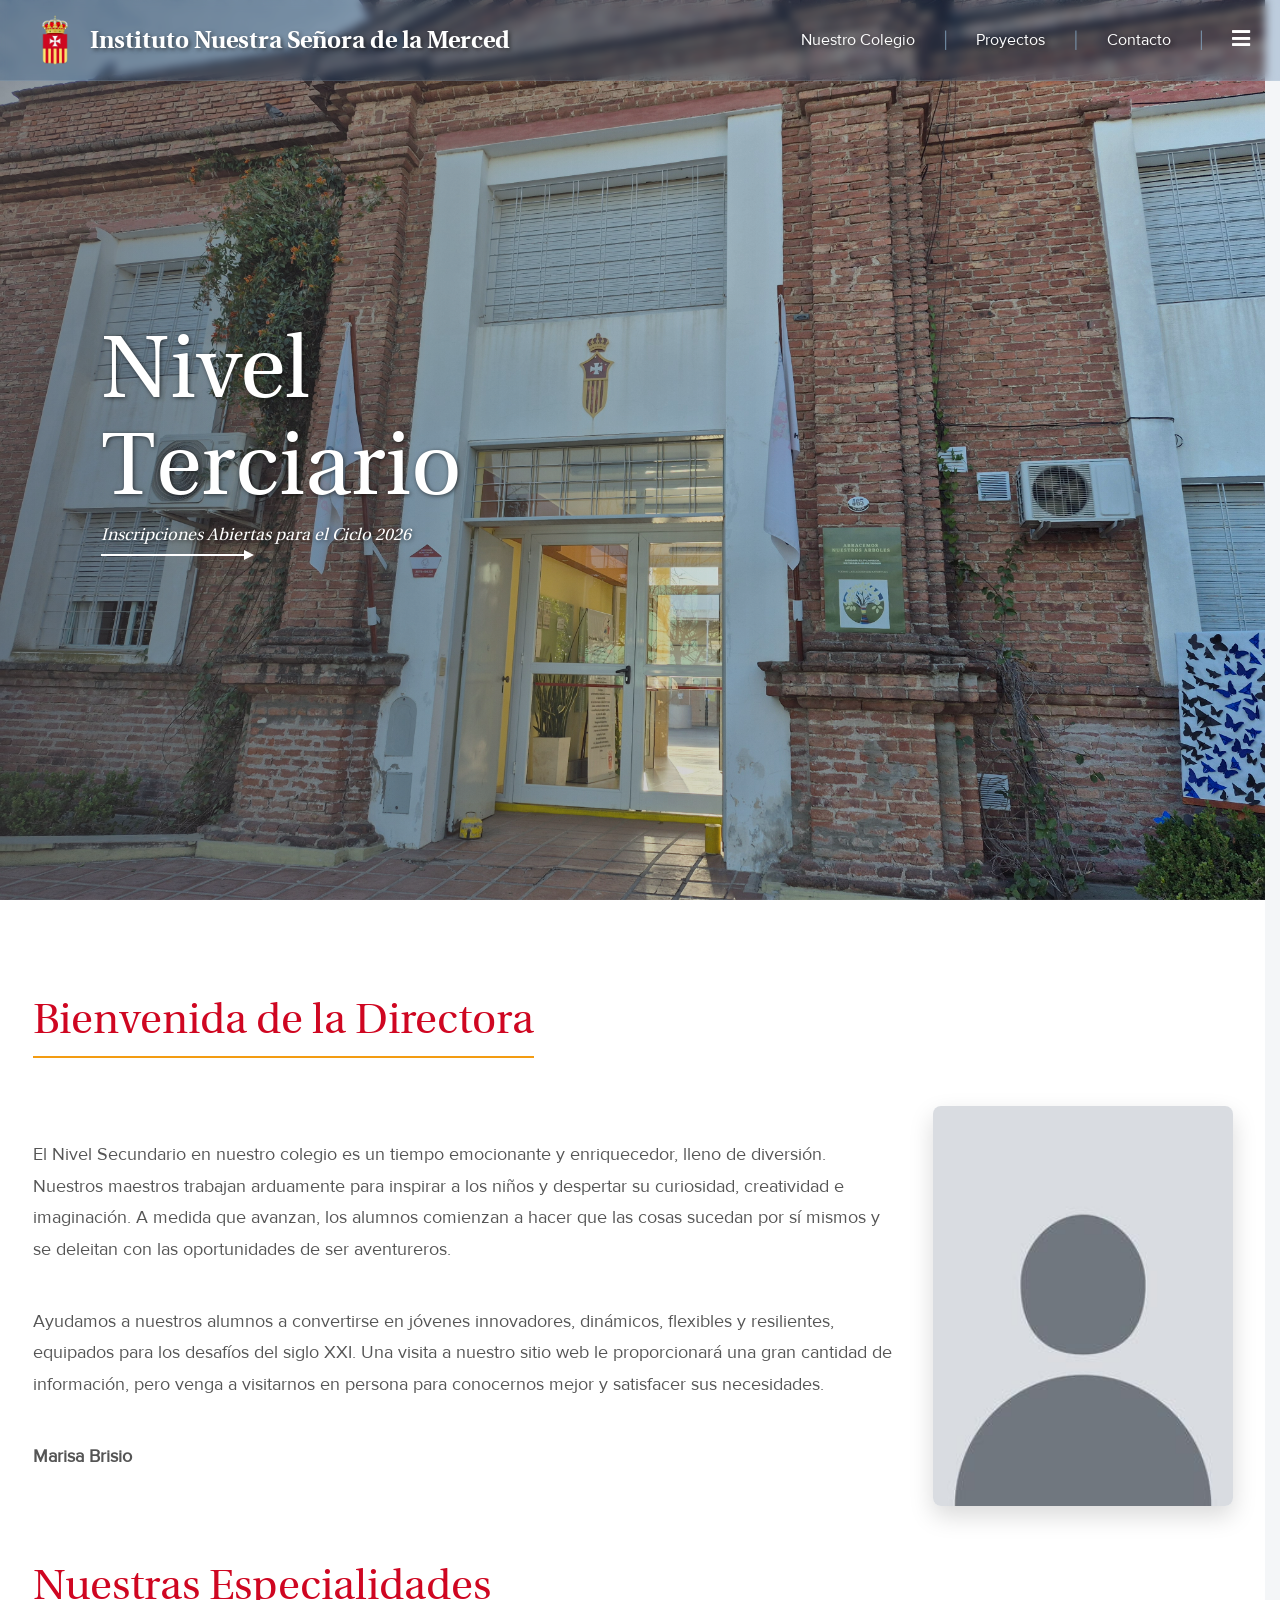
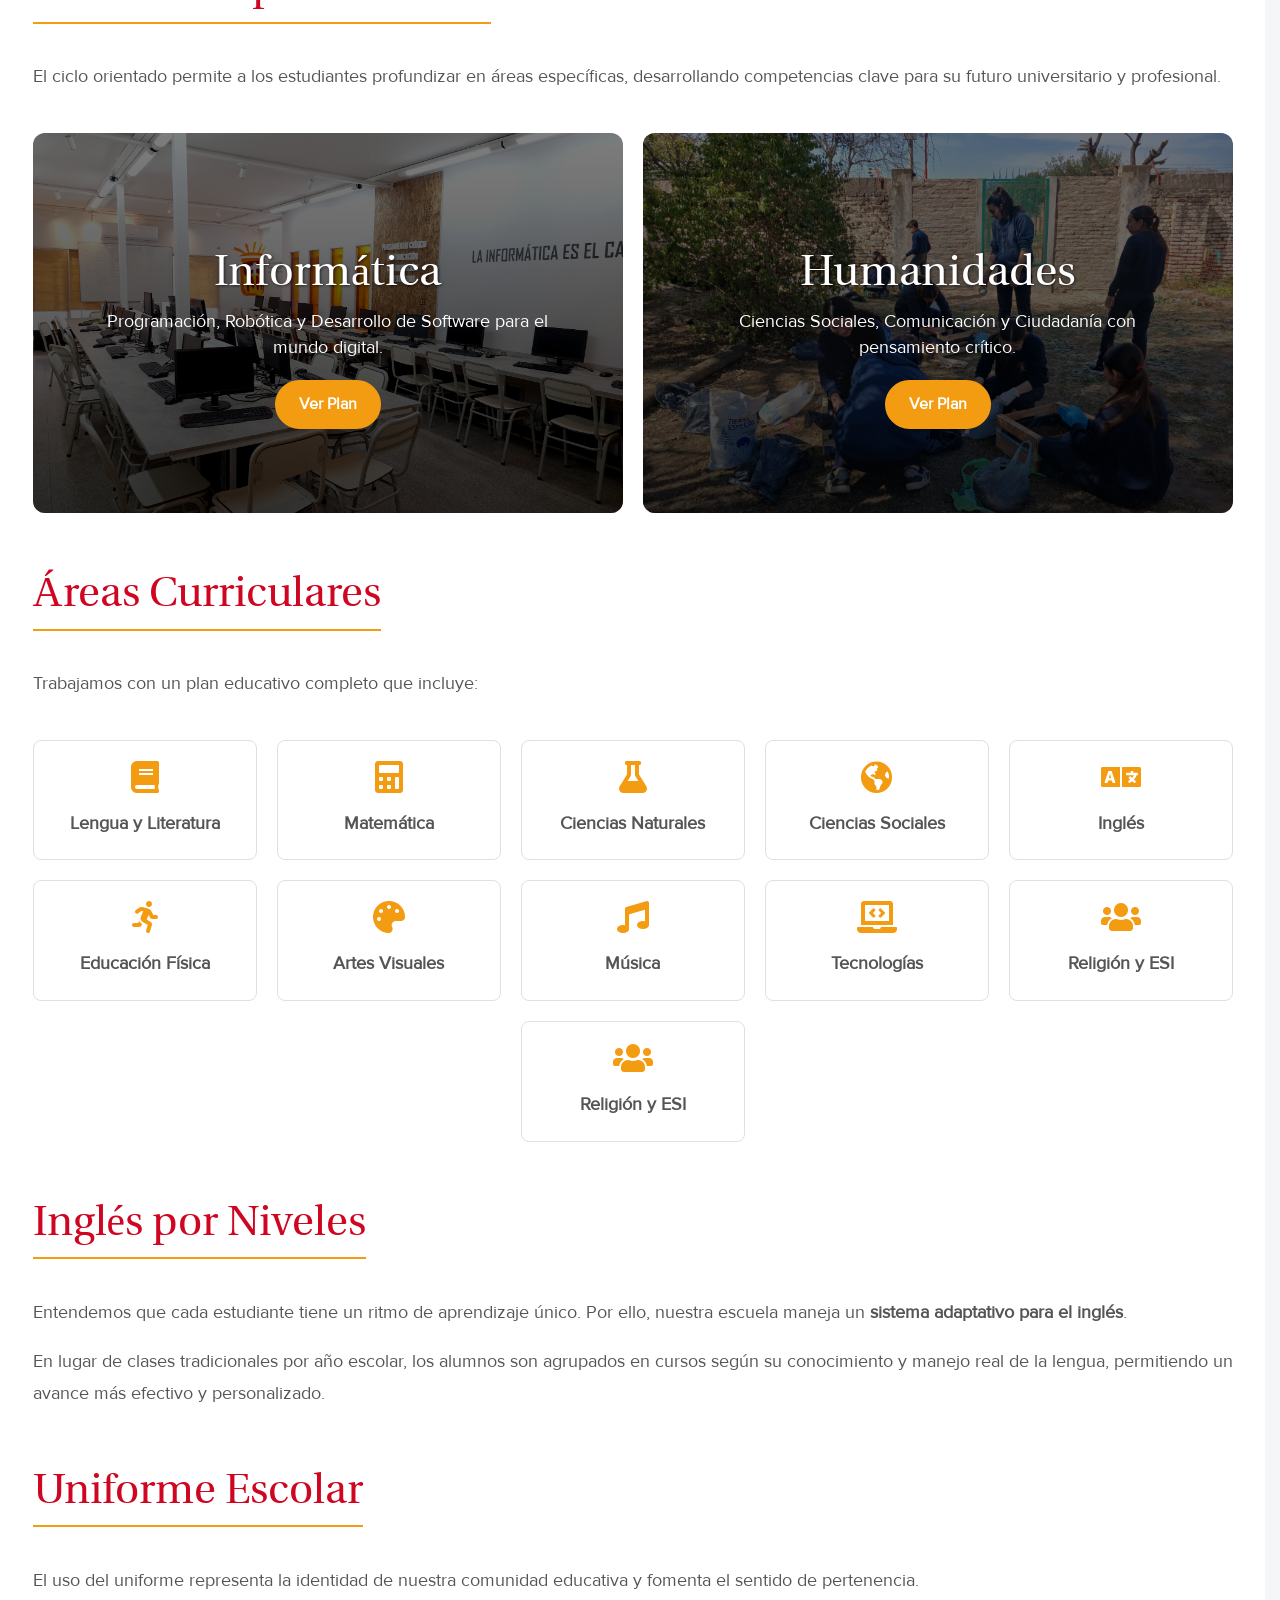
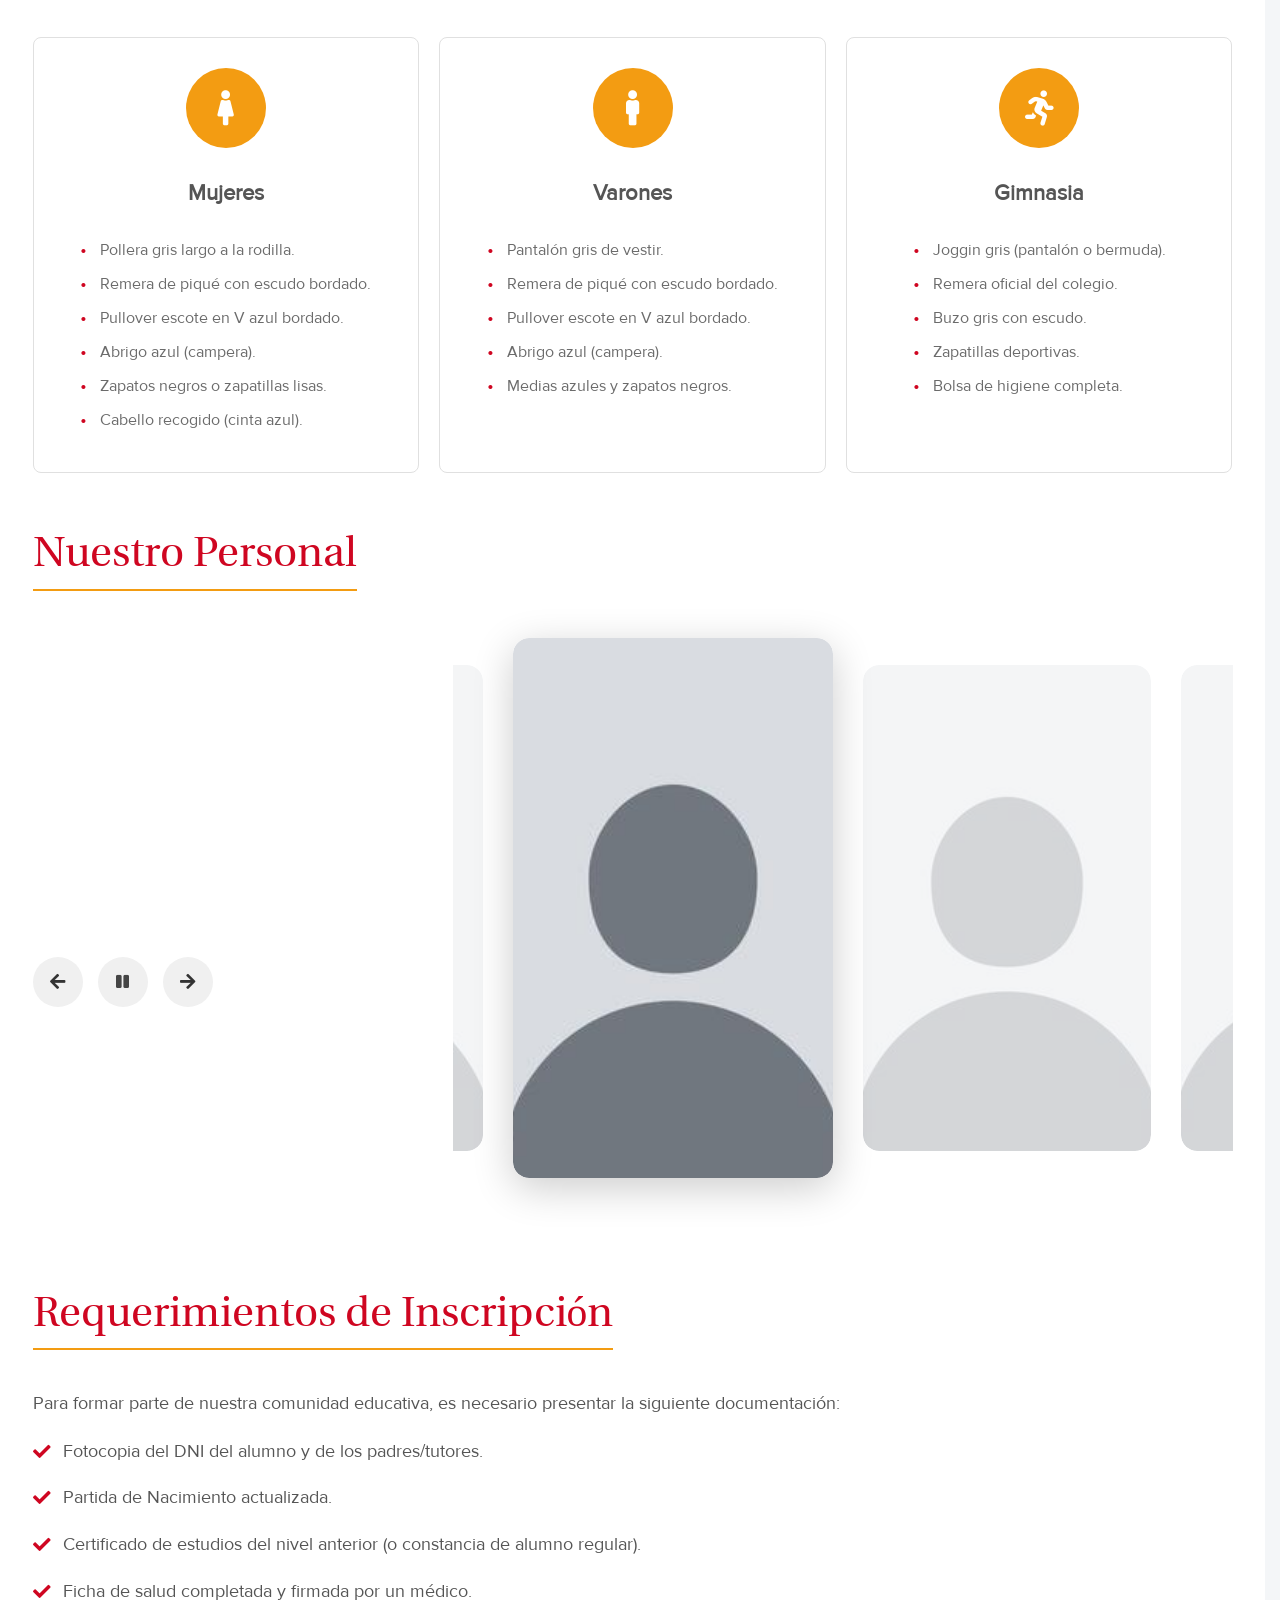
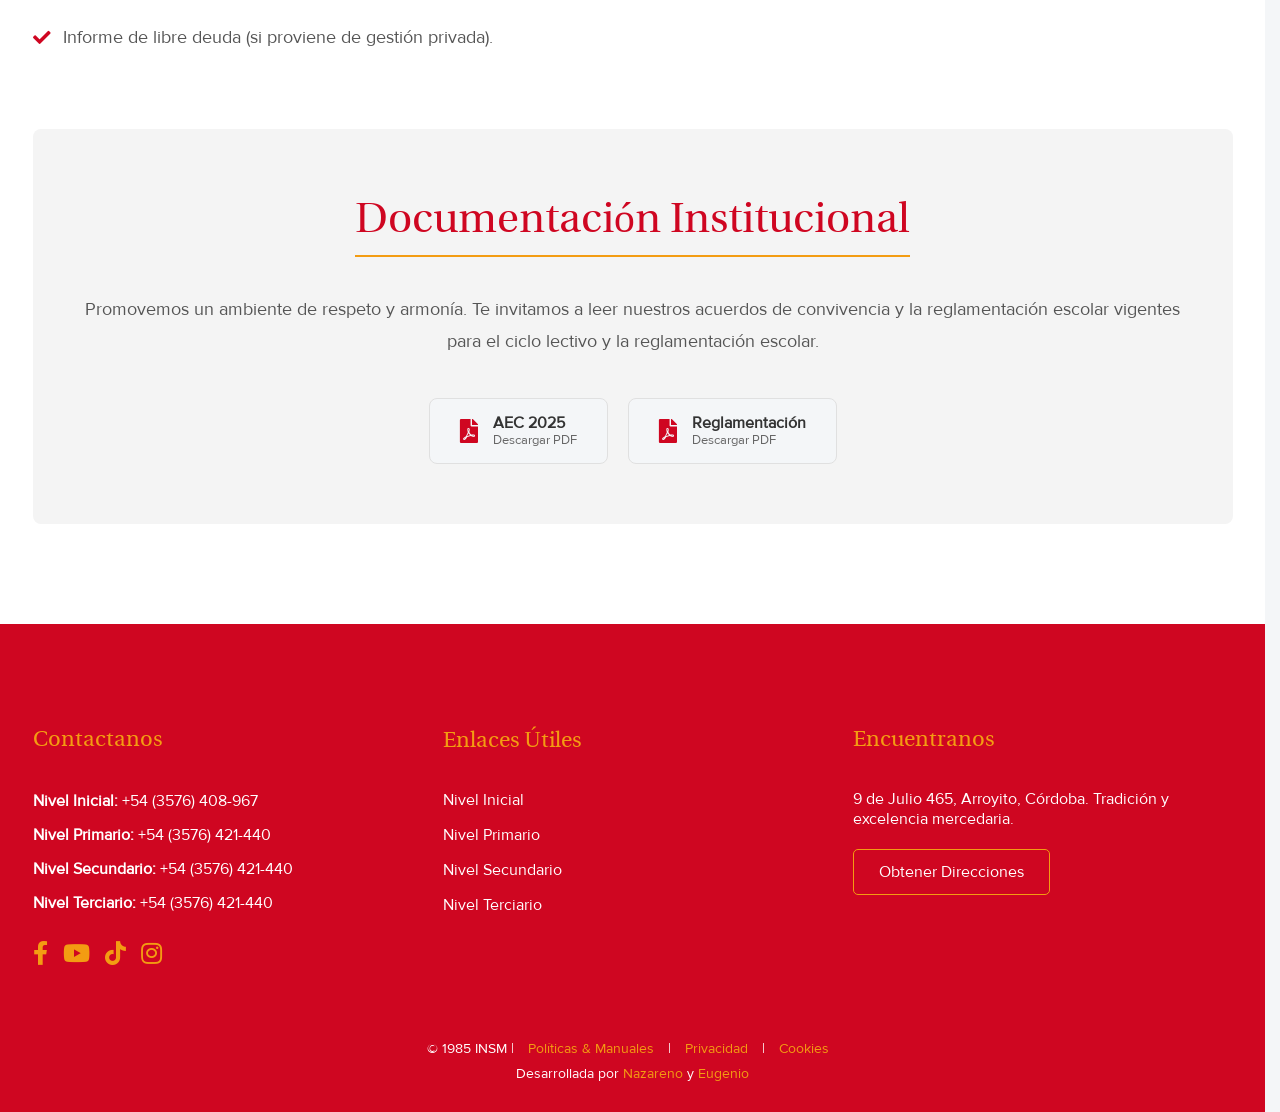
<file: NivelTerciario.html>
<!DOCTYPE html>
<html lang="es">
    <head>
        <meta charset="UTF-8" />
        <meta name="viewport" content="width=device-width, initial-scale=1.0" />
        <title>Insm - Nivel Terciario</title>
        <style>
            /* --- Fuentes --- */
            @font-face {
                font-family: 'Heuristica';
                src: url('fonts/Heuristica-Regular.ttf') format('truetype');
                font-weight: normal;
                font-style: normal;
            }
            @font-face {
                font-family: 'Heuristica';
                src: url('fonts/Heuristica-Bold.ttf') format('truetype');
                font-weight: bold;
                font-style: normal;
            }
            @font-face {
                font-family: 'ProximaNova';
                src: url('fonts/ProximaNova-Regular.ttf') format('truetype');
                font-weight: normal;
                font-style: normal;
            }

            :root {
                --staff-item-w: 288px;
                --staff-item-h: 486px;
                --staff-active-w: 320px;
                --staff-active-h: 540px;
                --staff-gap: 30px;
            }

            /* --- Estilos Generales y Transiciones --- */
            html, body {
                overflow-x: hidden;
                width: 100%;
                position: relative;
            }
            html {
                scroll-behavior: smooth;
                scrollbar-gutter: stable; /* RESERVA EL ESPACIO PARA EVITAR EL SALTO DEL CONTENIDO AL BLOQUEAR EL SCROLL */
                overscroll-behavior-y: none; /* Evita que el fondo se separe y rebote de forma extraña */
            }
            body {
                margin: 0;
                font-family: 'Heuristica', serif;
                color: #333;
                background-color: #f4f6f8;
                animation: fadeInPage 0.5s ease-in-out;
            }
            body.fade-out {
                opacity: 0;
                transition: opacity 0.5s ease-in-out;
            }
            body.no-scroll,
            html.no-scroll {
                overflow: hidden !important;
                touch-action: none;
            }
            @keyframes fadeInPage {
                from { opacity: 0; }
                to { opacity: 1; }
            }

            /* --- CORRECCIÓN DE SCROLL --- */
            section {
                scroll-margin-top: 80px; /* Al ras del header para el inicio de la sección blanca */
            }
            .content-block {
                scroll-margin-top: 130px; /* Deja espacio visual arriba para no quedar pegado al título */
            }

            /* --- Header --- */
            .header-main {
                background-color: rgba(26, 79, 141, 0.25);
                backdrop-filter: blur(5px);
                -webkit-backdrop-filter: blur(5px);
                color: white;
                padding: 15px 30px;
                display: flex;
                justify-content: space-between;
                align-items: center;
                position: fixed;
                top: 0;
                left: 0;
                right: 0;
                z-index: 100;
                border-bottom: 1px solid rgba(255, 255, 255, 0.1);
                transition: all 0.3s ease;
            }
            .header-main .logo a {
                display: flex;
                align-items: center;
                text-decoration: none;
                color: white;
                font-size: 1.5em;
                font-weight: bold;
                text-shadow: 2px 2px 4px rgba(0, 0, 0, 0.5);
            }
            /* --- Responsive Brand Text & Icon Logic --- */
            .brand-text-desktop {
                display: inline;
                white-space: nowrap;
            }
            .brand-text-mobile {
                display: none;
            }
            .header-main .logo img {
                height: 50px;
                margin-right: 10px;
            }
            .header-main nav ul {
                list-style: none;
                margin: 0;
                padding: 0;
                display: flex;
                gap: 25px;
                align-items: center;
            }
            .header-main nav ul li:not(:last-child)::after {
                content: '│';
                color: rgba(130, 163, 189, 0.8);
                margin-left: 25px;
                font-weight: bold;
            }
            .header-main nav ul li a {
                text-decoration: none;
                color: white;
                font-family: 'ProximaNova', sans-serif;
                text-shadow: 2px 2px 4px rgba(0, 0, 0, 0.5);
                transition: color 0.3s ease;
                position: relative;
                padding-bottom: 5px;
            }
            .header-main nav ul li:not(:last-child) a::after {
                content: '';
                position: absolute;
                bottom: 0;
                left: 0;
                width: 100%;
                height: 2px;
                background: linear-gradient(90deg, #fff, rgba(255, 255, 255, 0.7));
                transform: scaleX(0);
                transform-origin: left;
                transition: transform 0.4s cubic-bezier(0.25, 0.46, 0.45, 0.94);
            }
            .header-main nav ul li:not(:last-child) a:hover::after {
                transform: scaleX(1);
            }
            .header-main nav ul li a:hover {
                color: #f39c12;
            }
            .header-main .menu-icon {
                font-size: 1.3em;
                cursor: pointer;
            }

            /* --- Hero Section --- */
            .hero-section {
                position: relative;
                width: 100%;
                height: 100vh;
                height: 100dvh;
                display: flex;
                flex-direction: column;
                justify-content: center;
                padding-left: 8%;
                box-sizing: border-box;
                text-shadow: 1px 1px 4px rgba(0, 0, 0, 0.6);
                overflow: hidden; /* Necesario para el zoom del fondo */
            }

            /* Imagen de Fondo con Zoom */
            .hero-section::after {
                content: '';
                position: absolute;
                top: 0;
                left: 0;
                width: 100%;
                height: 100%;
                background: url('img/20250806_092322.jpg') no-repeat center center;
                background-size: cover;
                z-index: 0;
                transform: scale(var(--hero-scale, 1));
                will-change: transform;
                transition: transform 0.3s ease-out;
            }

            /* Gradiente Oscuro */
            .hero-section::before {
                content: '';
                position: absolute;
                top: 0;
                left: 0;
                width: 100%;
                height: 100%;
                background: linear-gradient(to right, rgba(70, 68, 68, 0.5), rgba(0, 0, 0, 0));
                z-index: 1;
            }

            .hero-content {
                position: relative;
                z-index: 2;
            }

            .hero-line-1,
            .hero-line-2 {
                display: block;
            }

            .hero-content p {
                font-size: 1.05em;
                margin-top: 5px;
                max-width: 500px;
                color: white;
                font-style: italic;
                display: flex;
                flex-direction: column;
                gap: 8px;
                cursor: pointer;
                visibility: hidden; /* Hidden initially, shown by JS */
            }

            .hero-content h1 {
                font-size: 5.5em;
                margin: 0;
                line-height: 1.1;
                font-weight: normal;
                color: white;
                visibility: hidden; /* Hidden initially, shown by JS */
            }

            @keyframes riseIn {
                0% {
                    transform: translateY(120%) scaleY(1.05);
                    opacity: 0;
                }
                60% {
                    transform: translateY(-6%) scaleY(0.95);
                    opacity: 1;
                }
                80% {
                    transform: translateY(2%) scaleY(1.02);
                }
                100% {
                    transform: translateY(0) scaleY(1);
                    opacity: 1; /* Ensure text remains visible */
                }
            }

            .letter {
                display: inline-block;
                opacity: 0;
                white-space: pre;
            }

            .hero-arrow {
                width: 145px;
                height: 2px;
                background-color: white;
                position: relative;
                transition: width 0.8s ease;
                align-self: flex-start;
                transform-origin: left;
            }

            .hero-arrow::after {
                content: '';
                position: absolute;
                right: -8px;
                top: -4px;
                width: 0;
                height: 0;
                border-left: 10px solid white;
                border-top: 5px solid transparent;
                border-bottom: 5px solid transparent;
                transition: transform 0.3s ease;
            }

            .hero-content p:hover .hero-arrow {
                width: 165px;
            }

            .hero-content p:hover .hero-arrow::after {
                transform: scale(1.2);
            }

            /* --- Sección Principal de Contenido (FULL SCREEN) --- */
            .main-content-section {
                padding: 100px 20px; /* Padding reducido laterales */
                background-color: #ffffff;
            }
            .content-container {
                max-width: 1200px;
                margin: 0 auto;
                display: flex;
                flex-direction: column;
                gap: 100px; /* Separación vertical entre secciones */
            }
            .main-text {
                font-family: 'ProximaNova', sans-serif;
                line-height: 1.8;
                color: #555;
                display: flex;
                flex-direction: column;
                gap: 60px;
                width: 100%;
            }
            .content-block h2 {
                font-family: 'Heuristica', serif;
                font-size: 2.6em;
                color: #cf0621;
                margin: 0 0 20px 0;
                font-weight: normal;
                line-height: 1.1; /* Elimina el aire invisible superior heredado */
                border-bottom: 2px solid #f39c12;
                padding-bottom: 10px;
                display: inline-block;
                position: relative;
                z-index: 20;
            }

            /* Garantizar espaciado uniforme ignorando márgenes internos finales */
            .content-block > :last-child {
                margin-bottom: 0 !important;
            }

            /* --- Estilo: Bienvenida --- */
            .director-section {
                display: flex;
                align-items: center; 
                gap: 40px;
                margin-top: 28px;
            }
            .director-text { flex: 1; }
            .director-image {
                width: 300px;
                height: 400px;
                object-fit: cover;
                border-radius: 8px;
                box-shadow: 0 10px 25px rgba(0, 0, 0, 0.15);
            }
            .director-signature { font-size: 1.1em; font-weight: bold; margin-top: 15px; display: block;}

            /* --- NUEVO ESTILO: Especialidades (Tarjetas Dark Style - Minimalista Blanco) --- */

            /* Párrafo introductorio */
            .specialties-intro {
                font-size: 1.1em;
                line-height: 1.8;
                margin-bottom: 40px;
                color: #555;
                text-align: left;
                max-width: 100%;
                margin-left: 0;
                margin-right: 0;
            }

            .specialties-showcase {
                display: grid;
                grid-template-columns: repeat(auto-fit, minmax(280px, 1fr));
                gap: 20px;
                justify-content: center;
            }

            @media (max-width: 1024px) {
                .specialties-showcase {
                    grid-template-columns: 1fr;
                }
            }

            /* Tarjeta Base */
            .card-specialty {
                position: relative;
                height: 380px;
                border-radius: 12px;
                overflow: hidden;
                box-shadow: none;
                display: flex;
                flex-direction: column;
                justify-content: center;
                align-items: center;
                text-align: center;
                text-decoration: none;
                color: white;
                /* Animación para cuando aparezca la sombra */
                transition: box-shadow 0.4s ease;
            }

            /* Sombra activada únicamente al hacer hover sobre el BOTÓN en Escritorio */
            @media (min-width: 1025px) {
                .card-specialty:has(.view-more-btn:hover) {
                    box-shadow: 0 40px 80px -10px rgba(0, 0, 0, 0.9);
                }
            }

            /* Rutas de imagen locales */
            .card-bg-informatica {
                background: url('img/sala2.jpg') no-repeat center center;
                background-size: cover;
            }

            .card-bg-humanidades {
                background: url('img/HUERTA1.jpg') no-repeat center center;
                background-size: cover
            }

            /* Capa oscura (Overlay) Muy oscura para resaltar el texto */
            .card-specialty::before {
                content: '';
                position: absolute;
                top: 0; left: 0; width: 100%; height: 100%;
                z-index: 1;
                background: linear-gradient(to bottom, rgba(0, 0, 0, 0.6) 0%, rgba(0, 0, 0, 0.9) 100%);
                opacity: 0.85; /* Mucho más oscuro */
            }

            /* Contenido interno */
            .card-specialty-content {
                position: relative;
                z-index: 2;
                padding: 35px 30px 0 30px;
                display: flex;
                flex-direction: column;
                align-items: center;
                justify-content: center;
                height: 100%;
                width: 100%;
                box-sizing: border-box;
                text-align: center;
            }

            /* Título */
            .card-specialty h3 {
                font-family: 'Heuristica', serif;
                font-size: 2.7em;
                margin: 0 auto 10px auto;
                width: 100%;
                font-weight: normal;
                color: white;
                text-shadow: 1px 1px 3px rgba(0,0,0,0.6);
                line-height: 1.1;
            }

            /* Descripción */
            .card-specialty p {
                font-family: 'ProximaNova', sans-serif;
                font-size: 1.15em;
                font-weight: normal;
                line-height: 1.4;
                margin: 0 auto 20px auto;
                color: white;
                max-width: 90%;
                width: 100%;
                opacity: 1;
            }

            /* Botón Ver Plan */
            .view-more-btn {
                background-color: #f39c12;
                color: #ffffff;
                border: 2px solid #f39c12;
                padding: 8px 22px;
                font-family: 'ProximaNova', sans-serif;
                font-size: 1.0em;
                font-weight: bold;
                border-radius: 50px;
                cursor: pointer;
                transition: all 0.3s ease;
                text-decoration: none;
                display: inline-block;
                margin: 0 auto;
            }
            @media (min-width: 1025px) {
                .view-more-btn:hover {
                    background-color: #cf0621;
                    border-color: #cf0621;
                    transform: translateY(-3px);
                    box-shadow: 0 5px 15px rgba(0, 0, 0, 0.2);
                }
            }

            /* --- Estilo: Requerimientos --- */
            .requirements-list {
                list-style: none;
                padding: 0;
            }
            .requirements-list li {
                margin-bottom: 15px;
                padding-left: 30px;
                position: relative;
                font-size: 1.1em;
            }
            .requirements-list li::before {
                content: '\f00c';
                font-family: 'Font Awesome 5 Free';
                font-weight: 900;
                color: #cf0621;
                position: absolute;
                left: 0;
                top: 0;
            }

            /* --- Estilo: AEC --- */
            .aec-container {
                text-align: center;
                background-color: #f4f4f4;
                padding: 70px 40px 60px; /* Compensación óptica: más aire arriba */
                border-radius: 8px;
            }
            .aec-container h2 {
                margin-top: 0 !important; /* Elimina cualquier espacio extra arriba del título */
            }
            .aec-buttons-container {
                margin-bottom: 0 !important; /* Elimina cualquier espacio extra debajo de las tarjetas */
            }
            .aec-btn {
                display: inline-flex;
                align-items: center;
                padding: 15px 30px;
                margin-top: 20px;
                background-color: #f4f6f8;
                border: 1px solid #e0e0e0;
                border-radius: 8px;
                text-decoration: none;
                color: #333;
                font-family: 'ProximaNova', sans-serif;
                font-weight: bold;
                transition: all 0.3s ease;
            }
            .aec-btn i {
                font-size: 1.5em;
                margin-right: 15px;
                color: #cf0621;
            }
            .aec-btn span {
                text-align: left;
                display: flex;
                flex-direction: column;
                line-height: 1.2;
            }
            .aec-btn small {
                display: block;
                font-weight: normal;
                color: #666;
                font-size: 0.8em;
            }
            @media (min-width: 1025px) {
                .aec-btn:hover {
                    background-color: #ffffff;
                    border-color: #cf0621;
                    transform: translateY(-3px);
                    box-shadow: 0 5px 15px rgba(0,0,0,0.05);
                    color: #333;
                }
            }

            /* --- Menú Lateral de Navegación Rápida (Slider) --- */
            .side-menu {
                position: fixed;
                top: 0;
                right: 0;
                width: 100%;
                height: 100vh;
                z-index: 2000;
                visibility: hidden;
                pointer-events: none;
                overflow: hidden;
                transition: visibility 0.6s; /* Permite que la animación de salida termine antes de ocultar */
            }

            .side-menu.active {
                visibility: visible;
                pointer-events: all;
                transition: none; /* Aparece instantáneamente al activar */
            }

            .side-menu-overlay {
                position: absolute;
                top: 0;
                left: 0;
                width: 100%;
                height: 100%;
                background: rgba(0, 0, 0, 0.4);
                backdrop-filter: blur(8px);
                -webkit-backdrop-filter: blur(8px);
                opacity: 0;
                transition: opacity 0.6s ease; /* Sincronizado con el panel */
            }

            .side-menu.active .side-menu-overlay {
                opacity: 1;
            }

            .side-menu-content {
                position: absolute;
                top: 0;
                right: 0;
                width: 400px;
                height: 100%;
                height: 100dvh;
                background: #ffffff;
                transform: translateX(110%);
                transition: transform 0.6s cubic-bezier(0.4, 0, 0.2, 1); /* Curva más suave y orgánica */
                padding: 40px;
                box-shadow: -15px 0 50px rgba(0, 0, 0, 0.15);
                display: flex;
                flex-direction: column;
                box-sizing: border-box;
                overflow: hidden; /* BLOQUEO DE SCROLL EN EL PANEL PRINCIPAL */
            }

            .side-menu.active .side-menu-content {
                transform: translateX(0);
            }

            .side-menu-header {
                margin-bottom: 30px;
                border-bottom: 2px solid #f39c12;
                padding-bottom: 15px;
                flex-shrink: 0;
            }

            .side-menu-header h3 {
                font-family: 'Heuristica', serif;
                font-size: 1.8em;
                color: #cf0621;
                margin: 0;
                font-weight: normal;
            }

            .side-menu-links {
                list-style: none;
                padding: 0;
                margin: 0;
                flex-grow: 1; 
                overflow-y: auto; /* SE MUESTRA SOLO SI ES NECESARIO */
                overflow-x: hidden;
                padding-right: 10px;
                scrollbar-width: thin; /* Firefox */
                scrollbar-color: #f39c12 #f4f6f8; /* Firefox */
                scrollbar-gutter: stable; /* RESERVA EL ESPACIO PARA EVITAR SALTOS */
            }

            /* --- Scrollbar personalizada visible SIN interacción cuando es necesaria --- */
            .side-menu-links::-webkit-scrollbar {
                width: 8px;
                display: block !important;
            }
            .side-menu-links::-webkit-scrollbar-track {
                background: #f4f6f8 !important; /* Fondo sólido para evitar que el SO la oculte */
                border-radius: 10px;
            }
            .side-menu-links::-webkit-scrollbar-thumb {
                background-color: #f39c12 !important;
                border-radius: 10px;
                border: 2px solid #f4f6f8;
            }

            .side-menu-links li {
                margin-bottom: 8px;
                opacity: 0;
                transform: translateX(40px);
                transition: all 0.5s cubic-bezier(0.16, 1, 0.3, 1);
            }

            /* --- Ocultar Accesos Globales en Desktop y Tablet (ya están en el header) --- */
            @media (min-width: 769px) {
                .side-menu-shortcuts,
                .side-menu-footer {
                    display: none;
                }
            }

            .side-menu.active .side-menu-links li {
                opacity: 1;
                transform: translateX(0);
            }

            /* Delays restaurados para animación escalonada */
            .side-menu.active .side-menu-links li:nth-child(1) { transition-delay: 0.15s; }
            .side-menu.active .side-menu-links li:nth-child(2) { transition-delay: 0.20s; }
            .side-menu.active .side-menu-links li:nth-child(3) { transition-delay: 0.25s; }
            .side-menu.active .side-menu-links li:nth-child(4) { transition-delay: 0.30s; }
            .side-menu.active .side-menu-links li:nth-child(5) { transition-delay: 0.35s; }
            .side-menu.active .side-menu-links li:nth-child(6) { transition-delay: 0.40s; }
            .side-menu.active .side-menu-links li:nth-child(7) { transition-delay: 0.45s; }
            .side-menu.active .side-menu-links li:nth-child(8) { transition-delay: 0.50s; }
            .side-menu-links li a {
                display: flex;
                align-items: center;
                gap: 15px;
                padding: 12px 15px;
                text-decoration: none;
                color: #555;
                font-family: 'ProximaNova', sans-serif;
                font-size: 1.1em;
                border-radius: 12px;
                transition: all 0.3s ease;
            }

            .side-menu-links li a i {
                width: 24px;
                text-align: center;
                color: #f39c12;
                font-size: 1.2em;
            }

            /* --- HOVERS: Solo para Computadoras --- */
            @media (hover: hover) {
                .side-menu-links li a:hover {
                    background-color: #f4f6f8;
                    color: #cf0621;
                    padding-left: 20px;
                }
                .side-menu-links li a:hover i {
                    color: #cf0621;
                    transform: scale(1.2);
                }
                .shortcut-item:hover {
                    background: #ffffff;
                    border-color: #cf0621;
                    color: #cf0621;
                    transform: translateY(-2px);
                    box-shadow: 0 4px 10px rgba(207, 6, 33, 0.1);
                }
                .shortcut-item:hover i {
                    color: #cf0621;
                }
                .back-home-btn:hover {
                    background-color: #cf0621;
                    transform: translateY(-2px);
                    box-shadow: 0 5px 15px rgba(207, 6, 33, 0.2);
                }
            }

            /* Feedback táctil suave para móviles y tablets */
            .side-menu-links li a:active,
            .shortcut-item:active,
            .back-home-btn:active {
                background-color: #f0f0f0;
                opacity: 0.8;
            }

            /* --- Accesos Rápidos Globales --- */
            .side-menu-shortcuts {
                margin-top: auto; /* ANCLAJE AL FONDO */
                padding-top: 20px;
                border-top: 1px solid #eee;
                flex-shrink: 0;
            }

            .side-menu-shortcuts h4 {
                font-family: 'ProximaNova', sans-serif;
                font-size: 0.85em;
                text-transform: uppercase;
                letter-spacing: 1px;
                color: #999;
                margin: 0 0 15px 0;
            }

            .shortcut-grid {
                display: grid;
                grid-template-columns: repeat(2, 1fr);
                gap: 10px;
                align-items: stretch;
            }

            .shortcut-item {
                display: flex;
                align-items: center;
                gap: 10px;
                padding: 12px;
                background: #f8f9fa;
                border-radius: 10px;
                text-decoration: none;
                color: #666;
                font-family: 'ProximaNova', sans-serif;
                font-size: 0.9em;
                transition: all 0.3s ease;
                border: 1px solid transparent;
                min-height: 54px; /* Unifica el tamaño vertical */
                box-sizing: border-box;
            }

            .shortcut-item i { color: #f39c12; font-size: 1.1em; flex-shrink: 0; }

            .side-menu-footer {
                margin-top: 20px;
                flex-shrink: 0;
            }

            .back-home-btn {
                display: flex;
                align-items: center;
                justify-content: center;
                gap: 10px;
                padding: 14px;
                background-color: #f39c12;
                color: white;
                text-decoration: none;
                font-family: 'ProximaNova', sans-serif;
                font-weight: bold;
                border-radius: 50px;
                transition: all 0.3s ease;
            }

            /* Adaptabilidad de tamaños finales */
            @media (max-width: 1024px) { 
                .side-menu-content { width: 380px; padding: 30px; } 
            }
            @media (max-width: 768px) { 
                .side-menu-content { width: 340px; padding: 25px; } 
            }
            @media (max-width: 480px) { 
                .side-menu-content { width: 88%; padding: 20px; } 
            }

            /* --- Menú desplegable global --- */

            .back-home-btn {
                display: flex;
                align-items: center;
                justify-content: center;
                gap: 10px;
                padding: 14px;
                background-color: #f39c12;
                color: white;
                text-decoration: none;
                font-family: 'ProximaNova', sans-serif;
                font-weight: bold;
                border-radius: 50px;
                transition: all 0.3s ease;
            }

            .back-home-btn:hover {
                background-color: #cf0621;
                transform: translateY(-2px);
                box-shadow: 0 5px 15px rgba(207, 6, 33, 0.2);
            }

            /* Adaptabilidad */
            @media (max-width: 1024px) { 
                .side-menu-content { width: 380px; padding: 30px; } 
            }
            @media (max-width: 768px) { 
                .side-menu-content { width: 340px; padding: 25px; } 
            }
            @media (max-width: 480px) { 
                .side-menu-content { width: 88%; padding: 20px; } 
            }

            /* --- Menú desplegable global --- */
            .dropdown-menu {
                position: fixed;
                top: 0;
                left: 0;
                width: 100%;
                height: 100vh;
                background-color: rgba(26, 79, 141, 0.25);
                backdrop-filter: blur(5px);
                z-index: 1000;
                display: none;
                opacity: 0;
                transform: translateY(-100%);
                transition: all 0.3s ease-in-out;
            }
            .dropdown-menu.show {
                display: block;
                opacity: 1;
                transform: translateY(0);
            }
            .dropdown-header {
                display: flex;
                justify-content: space-between;
                align-items: center;
                padding: 15px 20px;
                border-bottom: 1px solid rgba(255, 255, 255, 0.1);
            }
            .dropdown-header .logo {
                display: flex;
                align-items: center;
                font-size: 1.5em;
                font-weight: bold;
                color: white;
            }
            .dropdown-header .logo img {
                height: 50px;
                margin-right: 10px;
            }
            .close-menu {
                color: white;
                font-size: 1.5em;
                cursor: pointer;
                background: none;
                border: none;
            }
            .menu-content {
                display: grid;
                grid-template-columns: repeat(4, 1fr);
                gap: 1px;
                height: calc(100vh - 80px);
                background-color: rgba(150, 150, 150, 0.25);
                backdrop-filter: blur(5px);
            }
            .menu-section {
                background-color: rgba(150, 150, 150, 0.25);
                backdrop-filter: blur(5px);
                padding: 30px 20px;
                display: flex;
                flex-direction: column;
            }
            .menu-section h3 {
                color: #cf0621;
                font-family: 'ProximaNova', sans-serif;
                font-size: 1.4em;
                margin: 0 0 20px 0;
                font-weight: bold;
                padding-bottom: 10px;
                position: relative;
                display: inline-block;
                cursor: pointer;
            }
            .menu-section h3::after {
                content: '';
                position: absolute;
                left: 0;
                bottom: 0;
                width: 0;
                height: 2px;
                background-color: #f39c12;
                transition: width 0.3s cubic-bezier(0.075, 0.82, 0.165, 1);
            }
            .menu-section h3:hover::after {
                width: 100%;
            }
            .menu-section ul {
                list-style: none;
                padding: 0;
                margin: 0;
                flex-grow: 1;
            }
            .menu-section ul li {
                margin-bottom: 12px;
            }
            .menu-section ul li a {
                color: rgb(255, 255, 255);
                text-decoration: none;
                font-family: 'ProximaNova', sans-serif;
                font-size: 1em;
                transition: color 0.2s ease;
                background: none;
                padding: 0;
            }
            .menu-section ul li a:hover {
                color: #f39c12;
                text-decoration: underline;
            }

            /* --- Footer --- */
            .footer {
                background-color: #cf0621;
                color: #ffffff;
                padding: 80px 20px 20px 20px;
                font-family: 'ProximaNova', sans-serif;
                position: relative;
            }
            .footer-container {
                display: flex;
                justify-content: space-between;
                align-items: flex-start;
                max-width: 1200px;
                margin: 0 auto;
                width: 100%;
                gap: 30px;
            }
            .footer-column {
                flex: 1;
                display: flex;
                flex-direction: column;
                align-items: flex-start;
                text-align: left;
            }
            .footer-column-wrapper {
                width: 100%;
                max-width: 400px;
            }
            .footer-column h3 {
                color: #f39c12;
                font-size: 1.4em;
                margin-bottom: 25px;
                position: relative;
                font-weight: normal;
                font-family: 'Heuristica', serif;
                white-space: nowrap;
            }
            .footer-column h3::after {
                content: '';
                display: block;
                width: 50px;
                height: 2px;
                background-color: #cf0621;
                margin-top: 8px;
            }
            .footer-column ul {
                list-style: none;
                padding: 0;
                margin: 0;
            }
            .footer-column ul li {
                margin-bottom: 15px;
            }
            .footer-column ul li a {
                color: #fff;
                text-decoration: none;
                transition: color 0.3s ease;
            }
            @media (hover: hover) {
                .footer-column ul li a:hover {
                    color: #f39c12;
                    text-decoration: none;
                }
            }
            .contact-info p {
                margin: 0 0 10px 0;
                line-height: 1.5;
                white-space: nowrap; /* Evita que el número de teléfono salte a la siguiente línea */
            }
            .contact-info a {
                color: #fff;
                text-decoration: none;
                transition: color 0.3s ease;
            }
            @media (hover: hover) {
                .contact-info a:hover {
                    color: #f39c12;
                    text-decoration: none;
                }
            }
            .social-icons {
                display: flex;
                gap: 15px;
                margin-top: 25px;
            }
            .social-icons a {
                color: #f39c12;
                font-size: 1.5em;
                transition: all 0.3s ease;
                display: inline-block; /* Ensure transform works */
            }
            @media (hover: hover) {
                .social-icons a:hover {
                    color: #fff;
                    transform: scale(1.2);
                }
            }
            .footer-map-container {
                position: relative;
            }
            .footer-map-container img {
                width: 100%;
                height: auto;
            }
            .get-directions {
                margin-top: 20px;
            }

            /* Animación Ripple adaptada */
            @keyframes ripple {
                0% {
                    transform: scale(1);
                    opacity: 0.8;
                }
                100% {
                    transform: scale(1.3, 1.5);
                    opacity: 0;
                }
            }

            .get-directions a {
                display: inline-block;
                padding: 12px 25px;
                border: 1px solid #f39c12;
                color: #fff;
                text-decoration: none;
                border-radius: 5px;
                transition:
                    background-color 0.3s ease,
                    border-color 0.3s ease;
            }

            @media (hover: hover) {
                .get-directions a:hover {
                    background-color: #f39c12;
                    border-color: #f39c12;
                }
            }
            .footer-bottom {
                border-top: 1px solid #cf0621;
                padding-top: 20px;
                margin-top: 50px;
                text-align: center;
                font-size: 0.9em;
            }
            .footer-bottom-links a {
                color: #f39c12;
                margin: 0 10px;
                text-decoration: none;
            }
            @media (hover: hover) {
                .footer-bottom-links a:hover {
                    text-decoration: underline;
                }
            }
            .footer-bottom-logos {
                display: flex;
                justify-content: center;
                align-items: center;
                gap: 20px;
                margin-top: 10px;
            }
            .footer-bottom-logos img {
                height: 40px;
                filter: grayscale(100%);
                opacity: 0.6;
            }

            /* --- Estilo: Uniforme (Inspirado en Áreas Curriculares) --- */
            .uniform-grid {
                display: flex;
                flex-wrap: wrap;
                justify-content: center;
                gap: 20px;
                width: 100%;
            }
            .uniform-card {
                background-color: #fff;
                border: 1px solid #e0e0e0;
                border-radius: 8px;
                padding: 30px;
                text-align: center;
                transition: all 0.3s ease;
                display: flex;
                flex-direction: column;
                align-items: center;
                gap: 15px;
                box-shadow: none;
                /* Lógica Flex para 3 columnas por defecto */
                flex: 0 0 calc((100% - 40px) / 3);
                box-sizing: border-box;
            }

            /* Responsive para Uniforme */
            @media (max-width: 900px) {
                .uniform-card {
                    flex: 0 0 calc((100% - 20px) / 2);
                }
            }
            @media (max-width: 600px) {
                .uniform-card {
                    flex: 0 0 100%;
                }
            }
            .uniform-card:hover {
                transform: translateY(-5px);
                box-shadow: 0 5px 15px rgba(0,0,0,0.05);
                border-color: #cf0621;
            }
            .uniform-card i {
                width: 80px;
                height: 80px;
                background-color: #f39c12;
                border-radius: 50%;
                display: flex;
                align-items: center;
                justify-content: center;
                font-size: 2.2em;
                color: #fff;
                transition: all 0.3s ease;
                margin-bottom: 5px;
            }
            .uniform-card:hover i {
                background-color: #cf0621;
                transform: scale(1.1);
            }
            
            /* --- Soporte Táctil: Uniforme --- */
            .uniform-card.touch-active {
                transform: translateY(-5px);
                box-shadow: 0 5px 15px rgba(0,0,0,0.05);
                border-color: #cf0621;
            }
            .uniform-card.touch-active i {
                background-color: #cf0621;
                transform: scale(1.1);
            }
            .uniform-card h3 {
                font-family: 'ProximaNova', sans-serif;
                font-weight: bold;
                color: #555;
                font-size: 1.4em;
                margin: 5px 0 10px 0;
            }
            .uniform-card ul {
                list-style: none;
                padding: 0;
                margin: 0 auto;
                text-align: left;
                display: inline-block;
                width: auto;
            }
            .uniform-card ul li {
                margin-bottom: 10px;
                font-family: 'ProximaNova', sans-serif;
                font-size: 1em;
                line-height: 1.5;
                padding-left: 20px;
                position: relative;
                color: #6b6b6b;
            }
            .uniform-card ul li::before {
                content: '•';
                color: #cf0621;
                font-size: 1.2em;
                position: absolute;
                left: 0;
                top: -2px;
            }

            /* --- Estilo: Áreas Curriculares --- */
            .curricular-grid {
                display: flex;
                flex-wrap: wrap;
                justify-content: center;
                gap: 20px;
                width: 100%;
            }
            .curricular-card {
                background-color: #fff;
                border: 1px solid #e0e0e0;
                border-radius: 8px;
                flex: 0 0 calc((100% - 80px) / 5);
                display: flex;
                flex-direction: column;
                align-items: center;
                justify-content: center;
                gap: 15px;
                transition: all 0.3s ease;
                box-sizing: border-box;
                cursor: default;
                padding: 20px;
            }
            .curricular-card:hover {
                transform: translateY(-5px);
                box-shadow: 0 5px 15px rgba(0,0,0,0.05);
                border-color: #cf0621;
            }
            .curricular-card i {
                font-size: 2em;
                color: #f39c12;
                transition: color 0.3s ease;
            }
            .curricular-card:hover i {
                color: #cf0621;
            }
            
            /* --- Soporte Táctil: Áreas Curriculares --- */
            .curricular-card.touch-active {
                transform: translateY(-5px);
                box-shadow: 0 5px 15px rgba(0,0,0,0.05);
                border-color: #cf0621;
            }
            .curricular-card.touch-active i {
                color: #cf0621;
            }
            .curricular-card h3 {
                font-family: 'ProximaNova', sans-serif;
                font-weight: bold;
                color: #555;
                font-size: 1.1em;
                margin: 0;
                text-align: center;
            }

            /* Responsive: Áreas Curriculares */
            @media (max-width: 1200px) {
                .curricular-card {
                    flex: 0 0 calc((100% - 60px) / 4);
                }
            }
            @media (max-width: 900px) {
                .curricular-card {
                    flex: 0 0 calc((100% - 40px) / 3);
                }
            }
            @media (max-width: 600px) {
                .curricular-card {
                    flex: 0 0 calc((100% - 20px) / 2);
                }
            }
            @media (max-width: 400px) {
                .curricular-card {
                    flex: 0 0 100%;
                }
            }

            /* --- Estilo: Nuestro Personal (Refined Strip Carousel) --- */
            .staff-carousel-track.notransition,
            .staff-carousel-track.notransition .staff-carousel-item {
                transition: none !important;
            }
            
            /* DESKTOP LAYOUT (Default / Original) */
            .staff-layout-grid {
                display: grid;
                grid-template-columns: 35% 65%;
                gap: 0; 
                margin-top: -28px;
                margin-bottom: -55px; /* Elimina el espacio vacío inferior para igualar separación entre secciones */
                height: 650px; 
                position: relative;
                width: 100%;
            }

            .staff-left-panel {
                padding: 40px 40px 40px 0px;
                display: flex;
                flex-direction: column;
                justify-content: center;
                background: #ffffff;
                z-index: 10;
            }

            .staff-active-info {
                margin-bottom: 40px;
                opacity: 1;
                transition: opacity 0.3s ease;
            }

            .staff-active-info h3 {
                font-family: 'Heuristica', serif;
                font-size: 3.2em;
                color: #333;
                margin: 0 0 15px 0;
                line-height: 1.1;
            }

            .staff-active-info span {
                font-family: 'ProximaNova', sans-serif;
                font-size: 1.3em;
                color: #f39c12;
                font-weight: bold;
                text-transform: uppercase;
                letter-spacing: 1px;
                display: block;
                position: relative;
                padding-left: 15px;
            }
            .staff-active-info span::before {
                content: '';
                position: absolute;
                left: 0;
                top: 50%;
                transform: translateY(-50%);
                width: 4px;
                height: 100%;
                background-color: #cf0621;
            }

            .staff-nav-controls {
                display: flex;
                gap: 15px;
            }

            .staff-nav-btn {
                width: 50px;
                height: 50px;
                border-radius: 50%;
                background-color: #f0f0f0;
                border: none;
                display: flex;
                align-items: center;
                justify-content: center;
                cursor: pointer;
                transition: all 0.3s ease;
                color: #333;
                font-size: 1.1em;
            }

            @media (min-width: 1025px) {
                .staff-nav-btn:hover {
                    background-color: #cf0621;
                    color: white;
                }
            }

            .staff-nav-btn i.fa-pause,
            .staff-nav-btn i.fa-play {
                font-size: 0.85em; /* Reduce el tamaño para que no se vea tan grueso */
                opacity: 0.9;      /* Suaviza un poco el peso visual */
            }

            .staff-carousel-viewport {
                height: 100%;
                width: 100%;
                overflow: hidden;
                position: relative;
                display: flex;
            }

            .staff-carousel-track {
                display: flex;
                height: 100%; 
                align-items: center;
                transition: transform 0.6s cubic-bezier(0.25, 1, 0.5, 1);
                will-change: transform;
                padding-left: 60px; /* Padding Desktop Original */
            }

            .staff-carousel-item {
                flex: 0 0 var(--staff-item-w); 
                width: var(--staff-item-w);
                height: var(--staff-item-h); 
                margin-right: var(--staff-gap); /* FIXED GAP */
                position: relative;
                transition: all 0.5s ease;
                opacity: 0.3; 
                border-radius: 16px; 
                overflow: hidden;
            }

            .staff-carousel-item.active {
                flex: 0 0 var(--staff-active-w);
                width: var(--staff-active-w);
                height: var(--staff-active-h);
                margin-right: var(--staff-gap); /* FIXED GAP */
                opacity: 1;
                box-shadow: 0 10px 40px rgba(0,0,0,0.2); 
                z-index: 5;
            }

            .staff-carousel-img {
                width: 100%;
                height: 100%;
                object-fit: cover;
                border-radius: 16px;
            }

            

            /* --- TABLET (Portrait & Landscape) --- */
            @media (min-width: 601px) and (max-width: 1366px) and (pointer: coarse) {
                .main-content-section {
                    padding-left: 40px;
                    padding-right: 40px;
                }
            }

            /* --- MOBILE / TABLET VERTICAL (< 1024px) --- */
            @media (max-width: 1024px) {
                :root {
                    /* TABLET: Tamaño intermedio para mejor armonía */
                    --staff-item-w: 340px;
                    --staff-item-h: 574px;
                    --staff-active-w: 380px;
                    --staff-active-h: 641px;
                }
            }

            @media (max-width: 600px) {
                :root {
                    /* MÓVIL: Reducido para encajar bajo el header sin solapamiento */
                    --staff-item-w: 210px;
                    --staff-item-h: 355px;
                    --staff-active-w: 240px;
                    --staff-active-h: 405px;
                }
            }

            @media (max-width: 1024px) {
                body {
                    padding: 0; /* Eliminado padding superior para quitar espacio blanco bajo el header */
                }
                
            @media (max-width: 1000px) {
                .brand-text-desktop { display: none; }
                .brand-text-mobile { display: inline; font-weight: bold; font-size: 1.2em; }
                .header-main .logo span { font-size: 1.2em; }
            }

                .aec-container {
                    padding: 70px 20px 60px; /* Compensación óptica: más aire arriba */
                }

                .aec-container h2 {
                    display: table; /* Ajustar al ancho del texto para que el subrayado sea correcto */
                    text-align: center;
                    margin: 0 auto 20px auto;
                    border-bottom: 2px solid #f39c12; /* Restaurar subrayado estándar */
                    padding-bottom: 10px; /* Restaurar espaciado estándar */
                }

                .aec-container p {
                    text-align: center;
                }

                .aec-buttons-container {
                    gap: 5px !important;
                }

                .content-block h2 {
                    text-align: center;
                    display: table;
                    margin: 0 auto 20px auto; /* Reducido de 30px a 20px para consistencia */
                    border-bottom: 2px solid #f39c12;
                    position: relative;
                }

                .director-section {
                    margin-top: 0; /* Elimina el margen superior innecesario en móviles al apilarse */
                }
                .content-block h2::after {
                    display: none; /* Quitamos la línea centrada de móvil */
                }

                .staff-layout-grid {
                    display: flex;
                    flex-direction: column; /* Imágenes arriba, Texto abajo */
                    gap: 30px;
                    height: auto;
                    margin-top: 0;
                    margin-bottom: 0;
                }

                .staff-carousel-viewport {
                    order: 1; /* Imágenes primero */
                    height: 680px; /* Ajustado para tarjeta de 641px + sombras */
                    overflow: visible; /* Permitir ver las laterales */
                }

                .staff-carousel-track {
                    padding-left: 0; /* Centrado por JS */
                }

                .staff-left-panel {
                    order: 2; /* Texto después */
                    padding: 0 20px 0 20px;
                    align-items: center;
                    text-align: center;
                    background: transparent;
                }

                .staff-active-info h3 { font-size: 2.5em; }
                
                .staff-active-info {
                    margin-bottom: 20px; /* Aumentado levemente de 15px a 25px */
                }

                .staff-active-info span { 
                    padding-left: 0;
                }
                .staff-active-info span::before { display: none; }
                
                .staff-nav-controls {
                    justify-content: center;
                }
            }

            @media (max-width: 600px) {
                .staff-layout-grid {
                    gap: 15px;
                    padding-top: 0; /* Sin padding extra para mantener distancia del título */
                }
                .staff-carousel-viewport {
                    height: 440px; /* Altura compacta */
                }
                .staff-active-info h3 {
                    font-size: 2.2em;
                }
            }

            /* Responsive */
            @media (max-width: 992px) {
                .hero-content h1 {
                    font-size: 5em;
                }
                .footer-container {
                    flex-direction: column;
                    gap: 50px;
                    align-items: center;
                }
                .footer-column {
                    width: 100%;
                    align-items: center;
                    text-align: center;
                }
                .footer-column h3 {
                    margin-bottom: 20px;
                }
                .footer-column ul li {
                    margin-bottom: 12px;
                }
                .footer-column-wrapper {
                    max-width: 100%;
                    display: flex;
                    flex-direction: column;
                    align-items: center;
                }
                .footer-column h3::after {
                    margin: 8px auto 0 auto;
                }
                .social-icons {
                    justify-content: center;
                }
            }

            @media (max-width: 768px) {
                /* Hero Section - Centered for Impact */
                .hero-section {
                    padding: 0 20px 0 8%;
                    justify-content: center;
                    align-items: flex-start;
                    text-align: left;
                }
                .hero-content h1 {
                    font-size: 3.5em;
                }
                .hero-content p {
                    align-items: flex-start;
                    margin: 0;
                }
                .hero-arrow {
                    margin-top: 5px;
                    align-self: flex-start;
                }

                .content-container { gap: 40px; }
                .director-section { flex-direction: column; gap: 20px; }
                .director-image { width: 100%; height: auto; margin-top: 0; }
                .header-main nav ul li:not(:last-child) { display: none; }
                .menu-content { grid-template-columns: repeat(2, 1fr); }

                /* Ajustes Especialidades en Móvil */
                .card-specialty { height: 300px; }
                .card-specialty h3 { font-size: 2em; }
                .card-specialty p { font-size: 1em; }
                .view-more-btn { 
                    padding: 6px 18px; 
                    font-size: 0.9em; 
                    width: auto; 
                    max-width: 80%;
                }

                /* Evitar desborde del Header */
                .header-main {
                    padding: 15px 20px;
                }
                .header-main .menu-icon {
                    display: block;
                }
                .brand-text-desktop {
                    display: none;
                }
                .brand-text-mobile {
                    display: inline;
                    font-size: 1.2em;
                    font-weight: bold;
                }
                .header-main .logo span {
                    font-size: 0.9em;
                    max-width: 200px;
                    line-height: 1.2;
                }
                .header-main .logo img {
                    height: 45px;
                }

                /* Footer Responsive */
                .footer {
                    padding: 60px 20px;
                }
                
                /* Ajustes del Dock para móvil */
                .bottom-dock { padding: 10px 15px; gap: 5px; }
                .dock-item { width: 40px; height: 40px; }
            }

            /* Mobile (max-width: 600px) */
            @media (max-width: 600px) {
                .footer-container {
                    gap: 45px; /* Más compacto para móvil */
                }
                .footer-column h3 {
                    margin-bottom: 15px;
                }
                .footer-column ul li {
                    margin-bottom: 10px;
                }
                .contact-info p {
                    margin-bottom: 8px;
                }
            }

            @media (max-width: 480px) {
                .menu-content { grid-template-columns: 1fr; }
                .hero-content h1 { font-size: 2.8em; }
            }
        </style>
        <link rel="icon" href="img/favicon.ico" type="image/ico" />
        <link
            rel="stylesheet"
            href="https://cdnjs.cloudflare.com/ajax/libs/font-awesome/5.15.4/css/all.min.css"
        />
    </head>
    <body>
        <header>
            <div class="header-main">
                <div class="logo">
                    <a href="index.html">
                        <img src="img/favicon.ico" alt="Logo INSM" />
                        <span class="brand-text-desktop">Instituto Nuestra Señora de la Merced</span>
                        <span class="brand-text-mobile">INSM</span>
                    </a>
                </div>
                <nav>
                    <ul>
                        <li><a href="NuestroColegio.html">Nuestro Colegio</a></li>
                        <li><a href="Proyectos.html">Proyectos</a></li>
                        <li><a href="Contacto.html">Contacto</a></li>
                        <li class="menu-icon" onclick="toggleSideMenu()"><i class="fas fa-bars"></i></li>
                    </ul>
                </nav>
            </div>
        </header>

        <div class="dropdown-menu" id="dropdownMenu">
            <div class="dropdown-header">
                <div class="logo">
                    <img src="img/logo.png" alt="Logo INSM" />
                </div>
                <button class="close-menu" onclick="toggleMenu()">✕</button>
            </div>
            <div class="menu-content">
                <div class="menu-section">
                    <h3>Inicial</h3>
                    <ul>
                        <li><a href="NivelInicial.html">Admisiones</a></li>
                        <li><a href="NivelInicial.html">Sala de 3</a></li>
                        <li><a href="NivelInicial.html">Sala de 4</a></li>
                        <li><a href="NivelInicial.html">Sala de 5</a></li>
                        <li><a href="NivelInicial.html">Aranceles</a></li>
                    </ul>
                </div>
                <div class="menu-section">
                    <h3>Primaria</h3>
                    <ul>
                        <li><a href="NivelPrimario.html">Admisiones</a></li>
                        <li><a href="NivelPrimario.html">Académico</a></li>
                        <li><a href="NivelPrimario.html">Co-Curricular</a></li>
                        <li><a href="NivelPrimario.html">Vida Escolar</a></li>
                        <li><a href="NivelPrimario.html">Aranceles</a></li>
                    </ul>
                </div>
                <div class="menu-section">
                    <h3>Secundaria</h3>
                    <ul>
                        <li><a href="NivelSecundario.html">Admisiones</a></li>
                        <li><a href="NivelSecundario.html">Académico</a></li>
                        <li><a href="NivelSecundario.html">Enriquecimiento</a></li>
                        <li><a href="NivelSecundario.html">Vida Escolar</a></li>
                        <li><a href="NivelSecundario.html">Aranceles</a></li>
                    </ul>
                </div>
                <div class="menu-section">
                    <h3>Terciario</h3>
                    <ul>
                        <li><a href="NivelTerciario.html">Admisiones</a></li>
                        <li><a href="NivelTerciario.html">Académico</a></li>
                        <li><a href="NivelTerciario.html">Enriquecimiento</a></li>
                        <li><a href="NivelTerciario.html">Vida Escolar</a></li>
                        <li><a href="NivelTerciario.html">Aranceles</a></li>
                    </ul>
                </div>
                <div class="menu-section">
                    <h3>Deportes</h3>
                    <ul>
                        <li><a href="#">Fútbol</a></li>
                        <li><a href="#">Basketball</a></li>
                        <li><a href="#">Volleyball</a></li>
                        <li><a href="#">Atletismo</a></li>
                    </ul>
                </div>
                <div class="menu-section">
                    <h3>Sobre Nosotros</h3>
                    <ul>
                        <li><a href="NuestroColegio.html">Historia del Colegio</a></li>
                        <li><a href="NuestroColegio.html">Misión y Valores</a></li>
                        <li><a href="NuestroColegio.html">Políticas y Manuales</a></li>
                        <li><a href="NuestroColegio.html">Informes de Inspección</a></li>
                    </ul>
                </div>
                <div class="menu-section">
                    <h3>Noticias y Eventos</h3>
                    <ul>
                        <li><a href="Noticias.html">Centro de Noticias</a></li>
                        <li><a href="Noticias.html">Publicaciones</a></li>
                        <li><a href="Noticias.html">Eventos</a></li>
                        <li><a href="Noticias.html">Galería de Videos</a></li>
                    </ul>
                </div>
                <div class="menu-section">
                    <h3>Contacto</h3>
                    <ul>
                        <li><a href="Contacto.html">Información General</a></li>
                        <li><a href="Contacto.html">Ubicación</a></li>
                        <li><a href="Contacto.html">Teléfonos</a></li>
                        <li><a href="Contacto.html">Email</a></li>
                    </ul>
                </div>
            </div>
        </div>

        <main>
            <section class="hero-section">
                <div class="hero-content">
                    <h1>
                        <span class="hero-line-1">Nivel</span>
                        <span class="hero-line-2">Terciario</span>
                    </h1>
                    <p>
                        <a href="https://www.google.com" target="_blank" style="text-decoration: none; color: inherit; display: flex; flex-direction: column; gap: 8px;">
                            Inscripciones Abiertas para el Ciclo 2026<span class="hero-arrow"></span>
                        </a>
                    </p>
                </div>
            </section>

            <section class="main-content-section" id="bienvenida">
                <div class="content-container">
                    <div class="main-text">
                        
                        <div class="content-block">
                            <h2>Bienvenida de la Directora</h2>
                            <div class="director-section">
                                <div class="director-text">
                                    <p class="specialties-intro">
                                        El Nivel Secundario en nuestro colegio es un tiempo emocionante y enriquecedor,
                                        lleno de diversión. Nuestros maestros trabajan arduamente para inspirar a los
                                        niños y despertar su curiosidad, creatividad e imaginación. A medida que avanzan,
                                        los alumnos comienzan a hacer que las cosas sucedan por sí mismos y se deleitan
                                        con las oportunidades de ser aventureros.
                                    </p>
                                    <p class="specialties-intro">
                                        Ayudamos a nuestros alumnos a convertirse en jóvenes innovadores, dinámicos,
                                        flexibles y resilientes, equipados para los desafíos del siglo XXI. Una visita a
                                        nuestro sitio web le proporcionará una gran cantidad de información, pero venga a
                                        visitarnos en persona para conocernos mejor y satisfacer sus necesidades.
                                    </p>
                                    <p class="director-signature">
                                        <strong>Marisa Brisio</strong>
                                    </p>
                                </div>
                                <img
                                    src="img/usuario_default.png"
                                    alt="Foto del Director de Nivel Secundario"
                                    class="director-image"
                                />
                            </div>
                        </div>

                        <div id="especialidades" class="content-block">
                            <h2>Nuestras Especialidades</h2>
                            <p class="specialties-intro">
                                El ciclo orientado permite a los estudiantes profundizar en áreas específicas,
                                desarrollando competencias clave para su futuro universitario y profesional.
                            </p>

                            <div class="specialties-showcase">
                                <div class="card-specialty card-bg-informatica">
                                    <div class="card-specialty-content">
                                        <h3>Informática</h3>
                                        <p>Programación, Robótica y Desarrollo de Software para el mundo digital.</p>
                                        <a href="info/Plan de Estudios - Informática.pdf" target="_blank" class="view-more-btn">Ver Plan</a>
                                    </div>
                                </div>

                                <div class="card-specialty card-bg-humanidades">
                                    <div class="card-specialty-content">
                                        <h3>Humanidades</h3>
                                        <p>Ciencias Sociales, Comunicación y Ciudadanía con pensamiento crítico.</p>
                                        <a href="info/Plan de Estudios - Ciencias Sociales y Humanidades..pdf" target="_blank" class="view-more-btn">Ver Plan</a>
                                    </div>
                                </div>
                            </div>
                        </div>

                        <div id="areas-curriculares" class="content-block">
                            <h2>Áreas Curriculares</h2>
                            <p class="specialties-intro">
                                Trabajamos con un plan educativo completo que incluye:
                            </p>
                            <div class="curricular-grid">
                                <div class="curricular-card">
                                    <i class="fas fa-book"></i>
                                    <h3>Lengua y Literatura</h3>
                                </div>
                                <div class="curricular-card">
                                    <i class="fas fa-calculator"></i>
                                    <h3>Matemática</h3>
                                </div>
                                <div class="curricular-card">
                                    <i class="fas fa-flask"></i>
                                    <h3>Ciencias Naturales</h3>
                                </div>
                                <div class="curricular-card">
                                    <i class="fas fa-globe-americas"></i>
                                    <h3>Ciencias Sociales</h3>
                                </div>
                                <div class="curricular-card">
                                    <i class="fas fa-language"></i>
                                    <h3>Inglés</h3>
                                </div>
                                <div class="curricular-card">
                                    <i class="fas fa-running"></i>
                                    <h3>Educación Física</h3>
                                </div>
                                <div class="curricular-card">
                                    <i class="fas fa-palette"></i>
                                    <h3>Artes Visuales</h3>
                                </div>
                                <div class="curricular-card">
                                    <i class="fas fa-music"></i>
                                    <h3>Música</h3>
                                </div>
                                <div class="curricular-card">
                                    <i class="fas fa-laptop-code"></i>
                                    <h3>Tecnologías</h3>
                                </div>
                                <div class="curricular-card">
                                    <i class="fas fa-users"></i>
                                    <h3>Religión y ESI</h3>
                                </div>
                                <div class="curricular-card">
                                    <i class="fas fa-users"></i>
                                    <h3>Religión y ESI</h3>
                                </div>
                            </div>
                        </div>

                        <div id="ingles" class="content-block">
                            <h2>Inglés por Niveles</h2>
                            <p class="specialties-intro" style="margin-bottom: 15px;">
                                Entendemos que cada estudiante tiene un ritmo de aprendizaje único. Por ello, nuestra escuela maneja un 
                                <strong>sistema adaptativo para el inglés</strong>. 
                            </p>
                            <p class="specialties-intro">
                                En lugar de clases tradicionales por año escolar, los alumnos son agrupados en cursos según su conocimiento 
                                y manejo real de la lengua, permitiendo un avance más efectivo y personalizado.
                            </p>
                        </div>

                        <div id="uniforme" class="content-block">
                            <h2>Uniforme Escolar</h2>
                            <p class="specialties-intro">
                                El uso del uniforme representa la identidad de nuestra comunidad educativa y fomenta el sentido de pertenencia.
                            </p>
                            <div class="uniform-grid">
                                <!-- Tarjeta Mujeres -->
                                <div class="uniform-card">
                                    <i class="fas fa-female"></i>
                                    <h3>Mujeres</h3>
                                    <ul>
                                        <li>Pollera gris largo a la rodilla.</li>
                                        <li>Remera de piqué con escudo bordado.</li>
                                        <li>Pullover escote en V azul bordado.</li>
                                        <li>Abrigo azul (campera).</li>
                                        <li>Zapatos negros o zapatillas lisas.</li>
                                        <li>Cabello recogido (cinta azul).</li>
                                    </ul>
                                </div>

                                <!-- Tarjeta Varones -->
                                <div class="uniform-card">
                                    <i class="fas fa-male"></i>
                                    <h3>Varones</h3>
                                    <ul>
                                        <li>Pantalón gris de vestir.</li>
                                        <li>Remera de piqué con escudo bordado.</li>
                                        <li>Pullover escote en V azul bordado.</li>
                                        <li>Abrigo azul (campera).</li>
                                        <li>Medias azules y zapatos negros.</li>
                                    </ul>
                                </div>

                                <!-- Tarjeta Gimnasia -->
                                <div class="uniform-card">
                                    <i class="fas fa-running"></i>
                                    <h3>Gimnasia</h3>
                                    <ul>
                                        <li>Joggin gris (pantalón o bermuda).</li>
                                        <li>Remera oficial del colegio.</li>
                                        <li>Buzo gris con escudo.</li>
                                        <li>Zapatillas deportivas.</li>
                                        <li>Bolsa de higiene completa.</li>
                                    </ul>
                                </div>
                            </div>
                        </div>

                        <div id="personal" class="content-block">
                            <h2>Nuestro Personal</h2>
                            
                            <div class="staff-layout-grid">
                                <div class="staff-left-panel">
                                    <div class="staff-active-info" id="staffInfoBox">
                                        <h3 id="staffActiveName">Marisa Brisio</h3>
                                        <span id="staffActiveRole">Directora</span>
                                    </div>
                                    
                                    <div class="staff-nav-controls">
                                        <button class="staff-nav-btn" id="btnPrevStaff"><i class="fas fa-arrow-left"></i></button>
                                        <button class="staff-nav-btn" id="btnPauseStaff"><i class="fas fa-pause"></i></button>
                                        <button class="staff-nav-btn" id="btnNextStaff"><i class="fas fa-arrow-right"></i></button>
                                    </div>
                                </div>

                                <div class="staff-carousel-viewport" id="staffViewport">
                                    <div class="staff-carousel-track" id="staffTrack">
                                        <div class="staff-carousel-item" data-name="Marisa Brisio" data-role="Profesora de Matemáticas">
                                            <img src="img/usuario_default.png" alt="Marisa Brisio" class="staff-carousel-img">
                                        </div>
                                        <div class="staff-carousel-item" data-name="Adela" data-role="Secretaria">
                                            <img src="img/usuario_default.png" alt="Adela" class="staff-carousel-img">
                                        </div>
                                        <div class="staff-carousel-item" data-name="Prof. Juan Pérez" data-role="Coordinador de Curso">
                                            <img src="img/usuario_default.png" alt="Prof. Juan Pérez" class="staff-carousel-img">
                                        </div>
                                        <div class="staff-carousel-item" data-name="Lic. María García" data-role="Gabinete Psicopedagógico">
                                            <img src="img/usuario_default.png" alt="Lic. María García" class="staff-carousel-img">
                                        </div>
                                        <div class="staff-carousel-item" data-name="Prof. Carlos López" data-role="Educación Física">
                                            <img src="img/usuario_default.png" alt="Prof. Carlos López" class="staff-carousel-img">
                                        </div>
                                    </div>
                                </div>
                            </div>
                        </div>

                        <div id="requerimientos" class="content-block">
                            <h2>Requerimientos de Inscripción</h2>
                            <p class="specialties-intro" style="margin-bottom: 15px;">Para formar parte de nuestra comunidad educativa, es necesario presentar la siguiente documentación:</p>
                            <ul class="requirements-list">
                                <li>Fotocopia del DNI del alumno y de los padres/tutores.</li>
                                <li>Partida de Nacimiento actualizada.</li>
                                <li>Certificado de estudios del nivel anterior (o constancia de alumno regular).</li>
                                <li>Ficha de salud completada y firmada por un médico.</li>
                                <li>Informe de libre deuda (si proviene de gestión privada).</li>
                            </ul>
                        </div>

                        <div id="aec" class="content-block aec-container">
                            <h2>Documentación Institucional</h2>
                            <p class="specialties-intro" style="text-align: center; margin-bottom: 20px;">
                                Promovemos un ambiente de respeto y armonía. Te invitamos a leer nuestros acuerdos de convivencia y la reglamentación escolar vigentes para el ciclo lectivo y la reglamentación escolar.
                            </p>
                            <div class="aec-buttons-container" style="display: flex; justify-content: center; gap: 20px; flex-wrap: wrap;">
                                <a href="info/A. E. C. 2025.pdf" target="_blank" class="aec-btn">
                                    <i class="fas fa-file-pdf"></i>
                                    <span>
                                        AEC 2025
                                        <small>Descargar PDF</small>
                                    </span>
                                </a>
                                <a href="info/Acuerdos I. Sobre Evaluación 2025.pdf" target="_blank" class="aec-btn">
                                    <i class="fas fa-file-pdf"></i>
                                    <span>
                                        Reglamentación
                                        <small>Descargar PDF</small>
                                    </span>
                                </a>
                            </div>
                        </div>

                    </div>
                </div>
            </section>
        </main>

        <footer class="footer">
            <div class="footer-container">
                <div class="footer-column contact-info">
                    <div class="footer-column-wrapper">
                        <h3>Contactanos</h3>
                        <p><strong>Nivel Inicial:</strong> <a href="tel:+543576408967">+54 (3576) 408-967</a></p>
                        <p><strong>Nivel Primario:</strong> <a href="tel:+543576421440">+54 (3576) 421-440</a></p>
                        <p>
                            <strong>Nivel Secundario:</strong> <a href="tel:+543576421440">+54 (3576) 421-440</a>
                        </p>
                        <p><strong>Nivel Terciario:</strong> <a href="tel:+543576421440">+54 (3576) 421-440</a></p>
                        <div class="social-icons">
                            <a href="https://www.facebook.com/insm.nivelsuperior.1/?locale=es_LA" target="_blank"
                                ><i class="fab fa-facebook-f"></i
                            ></a>
                            <a href="https://www.youtube.com/@INSM.DIGITAL" target="_blank"
                                ><i class="fab fa-youtube"></i
                            ></a>
                            <a href="https://www.tiktok.com/@insm.digital" target="_blank"
                                ><i class="fab fa-tiktok"></i
                            ></a>
                            <a href="https://www.instagram.com/mercedariasarroyito/" target="_blank"
                                ><i class="fab fa-instagram"></i
                            ></a>
                        </div>
                    </div>
                </div>
                <div class="footer-column">
                    <div class="footer-column-wrapper">
                        <h3>Enlaces Útiles</h3>
                        <ul>
                            <li><a href="NivelInicial.html">Nivel Inicial</a></li>
                            <li><a href="NivelPrimario.html">Nivel Primario</a></li>
                            <li><a href="NivelSecundario.html">Nivel Secundario</a></li>
                            <li><a href="NivelTerciario.html">Nivel Terciario</a></li>
                        </ul>
                    </div>
                </div>
                <div class="footer-column">
                    <div class="footer-column-wrapper">
                        <h3>Encuentranos</h3>
                        <p>
                            9 de Julio 465, Arroyito, Córdoba. Tradición y excelencia mercedaria.
                        </p>
                        <div class="get-directions">
                            <a href="https://maps.app.goo.gl/aSiY8qYsQPtb2uJy7" target="_blank">Obtener Direcciones</a>
                        </div>
                        <div class="footer-map-container"></div>
                    </div>
                </div>
            </div>
            <div class="footer-bottom">
                <div class="footer-bottom-links">
                    <span>© 1985 INSM</span>
                    <span>|</span>
                    <a href="#">Políticas & Manuales</a>
                    <span>|</span>
                    <a href="#">Privacidad</a>
                    <span>|</span>
                    <a href="#">Cookies</a>
                </div>
                <div class="footer-bottom-links" style="margin-top: 8px;">
                    <span>Desarrollada por <span style="color: #f39c12;">Nazareno</span> y <span style="color: #f39c12;">Eugenio</span></span>
                </div>
                <div class="footer-bottom-logos"></div>
            </div>
        </footer>

        <div class="side-menu" id="sideMenu">
            <div class="side-menu-overlay" onclick="toggleSideMenu()"></div>
            <div class="side-menu-content">
                <div class="side-menu-header">
                    <h3>Índice de Sección</h3>
                </div>
                <ul class="side-menu-links">
                    <li>
                        <a href="#bienvenida" onclick="toggleSideMenu()">
                            <i class="fas fa-hand-holding-heart"></i> Bienvenida de la Directora
                        </a>
                    </li>
                    <li>
                        <a href="#especialidades" onclick="toggleSideMenu()">
                            <i class="fas fa-graduation-cap"></i> Nuestras Especialidades
                        </a>
                    </li>
                    <li>
                        <a href="#areas-curriculares" onclick="toggleSideMenu()">
                            <i class="fas fa-book"></i> Áreas Curriculares
                        </a>
                    </li>
                    <li>
                        <a href="#ingles" onclick="toggleSideMenu()">
                            <i class="fas fa-language"></i> Inglés por Niveles
                        </a>
                    </li>
                    <li>
                        <a href="#uniforme" onclick="toggleSideMenu()">
                            <i class="fas fa-tshirt"></i> Uniforme Escolar
                        </a>
                    </li>
                    <li>
                        <a href="#personal" onclick="toggleSideMenu()">
                            <i class="fas fa-users-cog"></i> Nuestro Personal
                        </a>
                    </li>
                    <li>
                        <a href="#requerimientos" onclick="toggleSideMenu()">
                            <i class="fas fa-clipboard-list"></i> Requerimientos de Inscripción
                        </a>
                    </li>
                    <li>
                        <a href="#aec" onclick="toggleSideMenu()">
                            <i class="fas fa-file-pdf"></i> Documentación Institucional
                        </a>
                    </li>
                </ul>

                <div class="side-menu-shortcuts">
                    <h4>Accesos Globales</h4>
                    <div class="shortcut-grid">
                        <a href="index.html" class="shortcut-item">
                            <i class="fas fa-home"></i> Inicio
                        </a>
                        <a href="NuestroColegio.html" class="shortcut-item">
                            <i class="fas fa-university"></i> Nuestro Colegio
                        </a>
                        <a href="Proyectos.html" class="shortcut-item">
                            <i class="fas fa-project-diagram"></i> Proyectos
                        </a>
                        <a href="Contacto.html" class="shortcut-item">
                            <i class="fas fa-envelope"></i> Contacto
                        </a>
                    </div>
                </div>

                <div class="side-menu-footer">
                    <a href="Contacto.html" class="back-home-btn">Inscripciones 2026</a>
                </div>
            </div>
        </div>

        <script>
            // --- Animación Hero (Letra por Letra) ---
            function runHeroAnimation() {
                const heroContent = document.querySelector('.hero-content');
                if (!heroContent) return;

                const heroH1 = heroContent.querySelector('h1');
                const paragraph = heroContent.querySelector('p');

                if (!heroH1 || !paragraph) return;

                // Hacer visibles los contenedores
                heroH1.style.visibility = 'visible';
                paragraph.style.visibility = 'visible';

                // Solo envolver letras si no se ha hecho antes
                if (heroH1.querySelectorAll('.letter').length === 0) {
                    const wrapLetters = (node) => {
                        if (node.nodeType === Node.TEXT_NODE) {
                            const text = node.textContent.trim();
                            if (!text) return;
                            
                            const fragment = document.createDocumentFragment();
                            [...node.textContent].forEach((char) => {
                                const span = document.createElement('span');
                                span.textContent = char;
                                span.className = 'letter';
                                fragment.appendChild(span);
                            });
                            node.parentNode.replaceChild(fragment, node);
                        } else if (node.nodeType === Node.ELEMENT_NODE) {
                            Array.from(node.childNodes).forEach(wrapLetters);
                        }
                    };
                    wrapLetters(heroH1);
                }

                // Reiniciar y Aplicar Animación con Stagger
                const letters = heroH1.querySelectorAll('.letter');
                let delay = 100;
                const stagger = 40;

                letters.forEach((letter) => {
                    letter.style.animation = 'none';
                    void letter.offsetWidth; // Force reflow
                    letter.style.animation = `riseIn 1.2s cubic-bezier(0.25, 1, 0.5, 1) ${delay}ms both`;
                    delay += stagger;
                });

                // Animar el párrafo al final
                paragraph.style.animation = 'none';
                void paragraph.offsetWidth; // Force reflow
                paragraph.style.animation = `riseIn 1.2s cubic-bezier(0.25, 1, 0.5, 1) ${delay + 200}ms both`;
            }

            document.addEventListener('DOMContentLoaded', runHeroAnimation);

            // --- Efecto Parallax / Zoom al hacer Scroll (Hero Section) ---
            document.addEventListener('scroll', () => {
                const sideMenu = document.getElementById('sideMenu');
                if (sideMenu && sideMenu.classList.contains('active')) return;

                const heroSection = document.querySelector('.hero-section');
                if (!heroSection) return;

                const scrollPosition = Math.max(0, window.scrollY);
                const windowHeight = window.innerHeight;

                // Solo calcular si estamos cerca del Hero (optimización)
                if (scrollPosition <= windowHeight) {
                    const scale = 1 + scrollPosition * 0.00015;
                    heroSection.style.setProperty('--hero-scale', scale);
                }
            }, { passive: true });

            // --- Lógica del Nuevo Menú Lateral (Índice) ---
            function toggleSideMenu() {
                const sideMenu = document.getElementById('sideMenu');
                const linksContainer = document.querySelector('.side-menu-links');
                if (sideMenu) {
                    const isActive = sideMenu.classList.toggle('active');
                    
                    // Bloqueo de scroll en HTML y BODY para máxima compatibilidad
                    document.documentElement.classList.toggle('no-scroll');
                    document.body.classList.toggle('no-scroll');

                    if (isActive && linksContainer) {
                        // Asegurar que el scrollbar se reconozca inmediatamente
                        linksContainer.scrollTop = 1;
                        linksContainer.scrollTop = 0;
                    }
                }
            }

            // Asignar el evento al icono de menú del header
            document.addEventListener('DOMContentLoaded', () => {
                const menuIcon = document.querySelector('.header-main .menu-icon');
                if (menuIcon) {
                    menuIcon.removeAttribute('onclick');
                    menuIcon.addEventListener('click', toggleSideMenu);
                }
            });

            // Cerrar con tecla Escape
            document.addEventListener('keydown', function (e) {
                if (e.key === 'Escape') {
                    const sideMenu = document.getElementById('sideMenu');
                    if (sideMenu && sideMenu.classList.contains('active')) {
                        sideMenu.classList.remove('active');
                        document.documentElement.classList.remove('no-scroll');
                        document.body.classList.remove('no-scroll');
                    }
                }
            });

            // --- Lógica del Menú Desplegable (Global) ---
            function toggleMenu() {
                const menu = document.getElementById('dropdownMenu');
                menu.classList.toggle('show');
            }

            document.addEventListener('keydown', function (e) {
                if (e.key === 'Escape') {
                    const menu = document.getElementById('dropdownMenu');
                    menu.classList.remove('show');
                }
            });

            // --- Lógica para la Transición entre Páginas ---
            if ('history' in window && 'scrollRestoration' in history) {
                history.scrollRestoration = 'manual';
            }

            window.addEventListener('pageshow', function (event) {
                if (event.persisted) {
                    // Si la página se carga desde el historial (bfcache)
                    document.body.classList.remove('fade-out');
                    
                    // Forzamos el reinicio de la animación de entrada
                    document.body.style.animation = 'none';
                    void document.body.offsetWidth;
                    document.body.style.animation = '';
                    
                    runHeroAnimation();
                }
            });

            document.addEventListener('DOMContentLoaded', function () {
                const links = document.querySelectorAll('a');
                links.forEach((link) => {
                    link.addEventListener('click', function (e) {
                        const href = this.getAttribute('href');
                        if (href && !href.startsWith('#') && !link.onclick && !href.includes('mailto:') && !href.includes('tel:') && this.getAttribute('target') !== '_blank') {
                            // Ignorar si el usuario presionó una tecla de modificación para abrir en nueva pestaña
                            if (e.ctrlKey || e.metaKey || e.shiftKey || e.button === 1) return;

                            e.preventDefault();
                            // Esperamos 120ms para que la animación física de pulsado se complete visualmente
                            setTimeout(() => {
                                document.body.classList.add('fade-out');
                                setTimeout(() => {
                                    window.location.href = href;
                                }, 500); // 500ms exactos para completar la transición de opacidad en CSS
                            }, 120);
                        }
                    });
                });
            });

            // ==============================================
            //  LÓGICA CARRUSEL "STYLE INSM" (Infinito)
            // ==============================================
            document.addEventListener('DOMContentLoaded', () => {
                const track = document.getElementById('staffTrack');
                const btnPrev = document.getElementById('btnPrevStaff');
                const btnNext = document.getElementById('btnNextStaff');
                const btnPause = document.getElementById('btnPauseStaff');

                const infoBox = document.getElementById('staffInfoBox');
                const activeName = document.getElementById('staffActiveName');
                const activeRole = document.getElementById('staffActiveRole');

                if (!track) return;

                const originalItems = Array.from(document.querySelectorAll('.staff-carousel-item'));
                if (originalItems.length === 0) return;

                // Propiedades Dinámicas (Leídas de CSS)
                let itemWidth, itemGap, activeItemWidth, step;

                const updateDimensions = () => {
                    const style = getComputedStyle(document.documentElement);
                    itemWidth = parseFloat(style.getPropertyValue('--staff-item-w'));
                    itemGap = parseFloat(style.getPropertyValue('--staff-gap'));
                    activeItemWidth = parseFloat(style.getPropertyValue('--staff-active-w'));
                    step = itemWidth + itemGap;
                };

                updateDimensions();

                // Clones para infinito
                originalItems.forEach(item => {
                    const clone = item.cloneNode(true);
                    clone.classList.add('clone');
                    clone.removeAttribute('id'); 
                    track.appendChild(clone);
                });
                originalItems.slice().reverse().forEach(item => {
                    const clone = item.cloneNode(true);
                    clone.classList.add('clone');
                    clone.removeAttribute('id');
                    track.insertBefore(clone, track.firstChild);
                });

                let allItems = Array.from(document.querySelectorAll('.staff-carousel-item'));
                const totalOriginals = originalItems.length;
                
                let currentIndex = totalOriginals; 
                let isNavigating = false;
                let autoPlayInterval;
                let isPlaying = true;

                // Función para obtener Offset según dispositivo
                const getOffset = () => {
                    if (window.innerWidth <= 1024) {
                        // Modo Móvil/Tablet: Centrado Absoluto
                        const viewport = document.querySelector('.staff-carousel-viewport');
                        const vw = viewport.clientWidth;
                        // Centrar el Item Activo (320px)
                        return (vw / 2) - (activeItemWidth / 2);
                    } else {
                        // Modo Desktop: Padding CSS controla el inicio (0 offset extra JS)
                        return 0;
                    }
                };

                const updateCarousel = () => {
                    const currentItem = allItems[currentIndex];
                    const offset = getOffset();
                    
                    // Cálculo de posición
                    // Desktop: 0 - index * step (Padding CSS 60px lo empuja)
                    // Mobile: CenterOffset - index * step (Padding CSS 0)
                    track.style.transform = `translateX(${offset - (currentIndex * step)}px)`;

                    allItems.forEach(i => i.classList.remove('active'));
                    if(currentItem) currentItem.classList.add('active');

                    if (currentItem) {
                        infoBox.style.opacity = '0';
                        setTimeout(() => {
                            activeName.textContent = currentItem.dataset.name;
                            activeRole.textContent = currentItem.dataset.role;
                            infoBox.style.opacity = '1';
                        }, 200);
                    }
                };

                // Inicializar
                updateCarousel();

                // Listener Resize para ajustar centrado en móvil
                window.addEventListener('resize', () => {
                    track.classList.add('notransition');
                    updateDimensions();
                    updateCarousel();
                    track.offsetHeight;
                    track.classList.remove('notransition');
                });

                const nextSlide = () => {
                    if (isNavigating) return;
                    isNavigating = true;
                    setTimeout(() => isNavigating = false, 600);

                    currentIndex++;
                    updateCarousel();
                };

                const prevSlide = () => {
                    if (isNavigating) return;
                    isNavigating = true;
                    setTimeout(() => isNavigating = false, 600);

                    currentIndex--;
                    updateCarousel();
                };

                track.addEventListener('transitionend', (e) => {
                    if (e.target !== track || e.propertyName !== 'transform') return;
                    
                    let snap = false;
                    let nextIndex = currentIndex;
                    if (currentIndex >= totalOriginals * 2) {
                        nextIndex = currentIndex - totalOriginals;
                        snap = true;
                    } else if (currentIndex < totalOriginals) {
                        nextIndex = currentIndex + totalOriginals;
                        snap = true;
                    }
                    if (snap) {
                        track.classList.add('notransition');
                        currentIndex = nextIndex;
                        updateCarousel();
                        void track.offsetWidth;
                        track.classList.remove('notransition');
                    }
                });

                btnNext.addEventListener('click', () => {
                    nextSlide();
                    if(isPlaying) resetTimer();
                });

                btnPrev.addEventListener('click', () => {
                    prevSlide();
                    if(isPlaying) resetTimer();
                });

                btnPause.addEventListener('click', () => {
                    const icon = btnPause.querySelector('i');
                    if(isPlaying) {
                        clearInterval(autoPlayInterval);
                        isPlaying = false;
                        icon.classList.remove('fa-pause');
                        icon.classList.add('fa-play');
                    } else {
                        startTimer();
                        isPlaying = true;
                        icon.classList.remove('fa-play');
                        icon.classList.add('fa-pause');
                    }
                });

                const startTimer = () => {
                    clearInterval(autoPlayInterval);
                    autoPlayInterval = setInterval(nextSlide, 4000);
                };

                const resetTimer = () => {
                    clearInterval(autoPlayInterval);
                    startTimer();
                };

                const viewport = document.getElementById('staffViewport');
                let startPos = 0;
                let isDragging = false;
                let wasDragged = false; // Bandera para evitar clics accidentales

                allItems.forEach((item) => {
                    item.style.cursor = 'pointer';
                    item.addEventListener('click', () => {
                        // Si el mouse se soltó después de un arrastre, no hacer nada
                        if (wasDragged) {
                            wasDragged = false;
                            return;
                        }

                        if (isNavigating) return;
                        
                        const clickedIndex = allItems.indexOf(item);
                        if (clickedIndex !== currentIndex) {
                            isNavigating = true;
                            setTimeout(() => isNavigating = false, 600);

                            currentIndex = clickedIndex;
                            updateCarousel();
                            if(isPlaying) resetTimer();
                        }
                    });
                });

                if (viewport) {
                    viewport.addEventListener('mousedown', (e) => {
                        // Solo permitir arrastre si comienza sobre una imagen
                        if (e.target.tagName !== 'IMG') return;

                        startPos = e.clientX;
                        isDragging = true;
                        wasDragged = false;
                        viewport.style.cursor = 'grabbing';
                    });
                    
                    window.addEventListener('mouseup', (e) => {
                        if(!isDragging) return;
                        isDragging = false;
                        if (viewport) viewport.style.cursor = 'default';
                        
                        const diff = e.clientX - startPos;
                        
                        // Si hubo movimiento real, marcamos como arrastrado
                        if (Math.abs(diff) > 10) {
                            wasDragged = true;
                        }

                        if (diff < -40) { 
                            nextSlide();
                            if(isPlaying) resetTimer();
                        } else if (diff > 40) { 
                            prevSlide();
                            if(isPlaying) resetTimer();
                        }
                    });

                    viewport.addEventListener('touchstart', (e) => {
                        startPos = e.touches[0].clientX;
                    }, {passive: true});

                    viewport.addEventListener('touchend', (e) => {
                        const diff = e.changedTouches[0].clientX - startPos;
                        if (diff < -40) {
                            nextSlide();
                            if(isPlaying) resetTimer();
                        } else if (diff > 40) {
                            prevSlide();
                            if(isPlaying) resetTimer();
                        }
                    });
                }

                allItems[currentIndex].classList.add('active');
                startTimer();
            });

            // --- Lógica de Selección Táctil para Tarjetas (Móvil/Tablet) ---
            document.addEventListener('DOMContentLoaded', () => {
                const isMobileView = () => window.innerWidth <= 1024 || 'ontouchstart' in window || navigator.maxTouchPoints > 0;

                if (!isMobileView()) return;

                const cardSelectors = '.curricular-card, .uniform-card';
                const allCards = document.querySelectorAll(cardSelectors);
                let deselectTimeout = null;

                const clearDeselectTimer = () => {
                    if (deselectTimeout) {
                        clearTimeout(deselectTimeout);
                        deselectTimeout = null;
                    }
                };

                document.addEventListener('click', (e) => {
                    const card = e.target.closest(cardSelectors);
                    
                    if (!card) {
                        allCards.forEach(c => c.classList.remove('touch-active'));
                        clearDeselectTimer();
                        return;
                    }

                    allCards.forEach(c => {
                        if (c !== card) c.classList.remove('touch-active');
                    });
                    
                    const wasActive = card.classList.contains('touch-active');
                    clearDeselectTimer();

                    if (!wasActive) {
                        card.classList.add('touch-active');
                        // Auto deseleccionar después de 3 segundos (3000ms)
                        deselectTimeout = setTimeout(() => {
                            card.classList.remove('touch-active');
                        }, 3000);
                    } else {
                        card.classList.remove('touch-active');
                    }
                });

                // Prevenir el arrastre predeterminado (Ghost Images) en TODAS las imágenes y tarjetas
                document.addEventListener('dragstart', (e) => {
                    if (e.target.tagName === 'IMG' || e.target.closest('.card-specialty, .curricular-card, .uniform-card, .staff-carousel-item')) {
                        e.preventDefault();
                    }
                });
            });
        </script>
    </body>
</html>
</file>
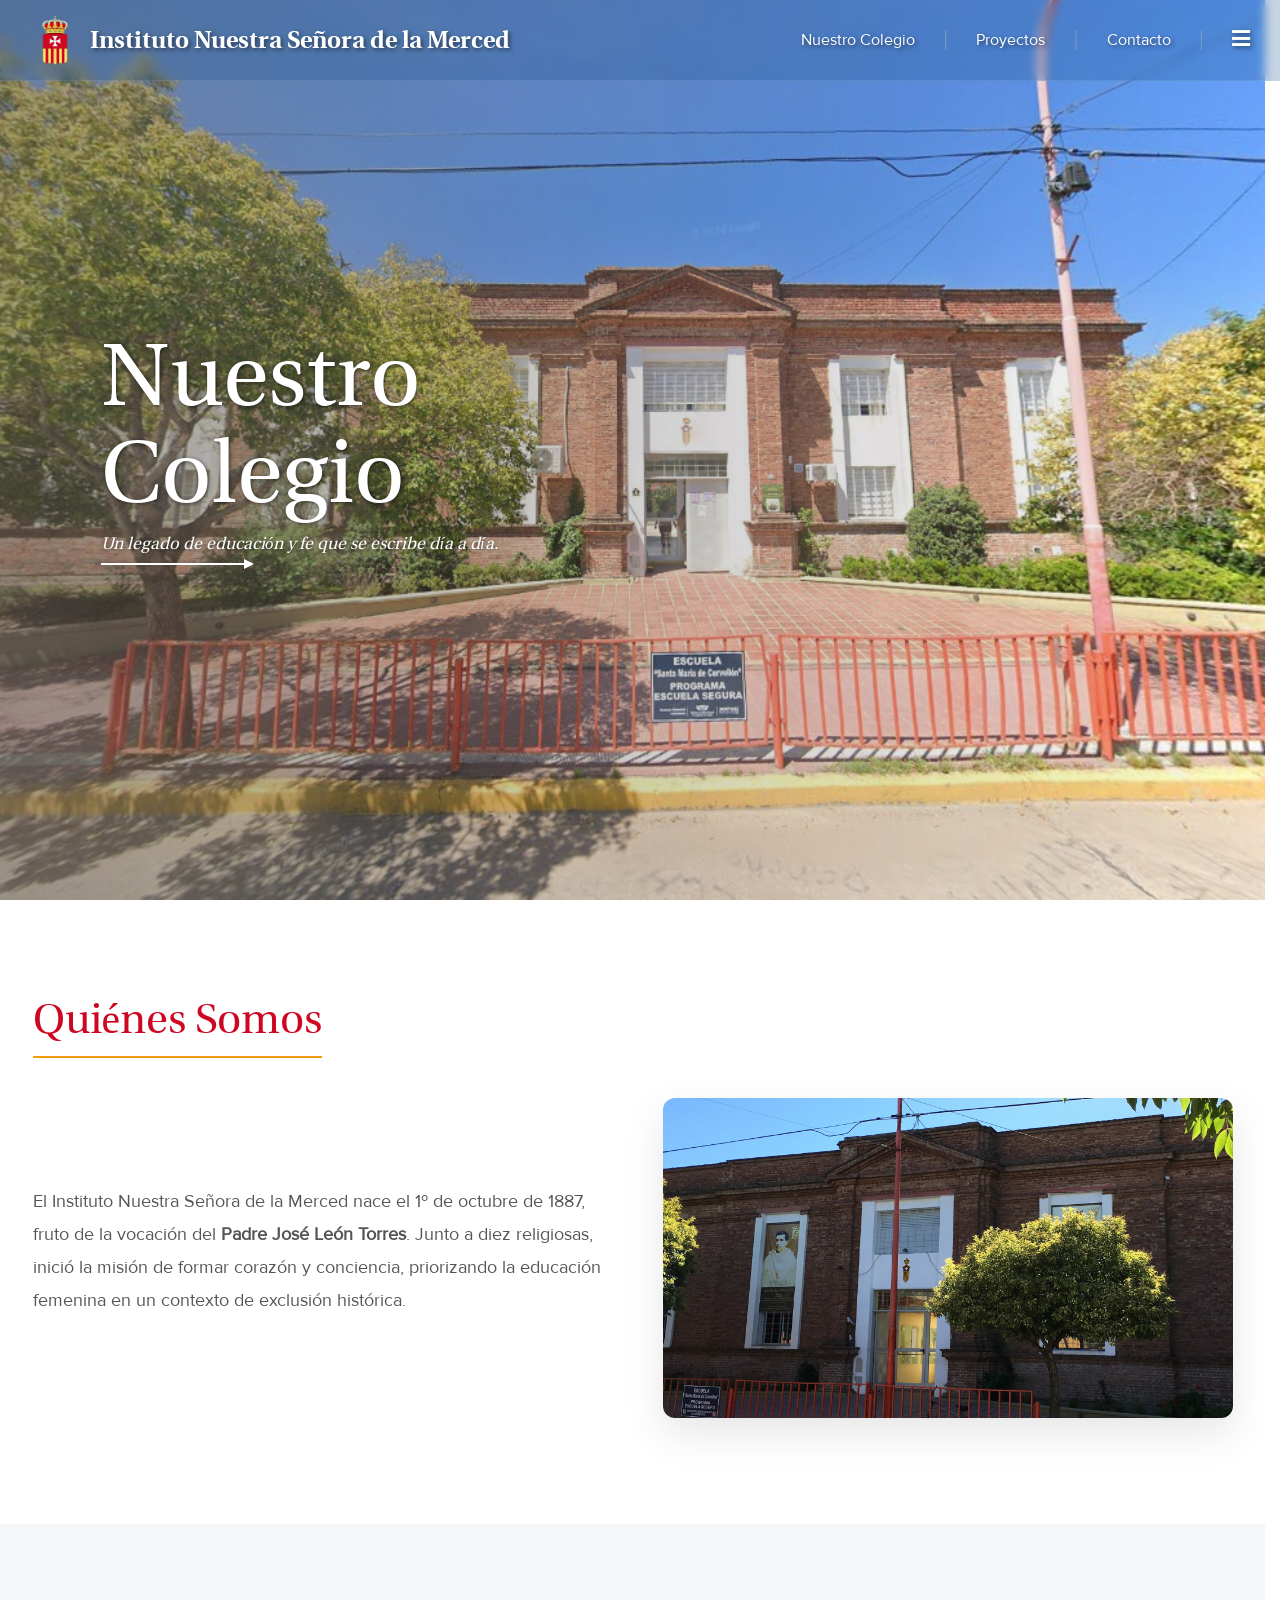
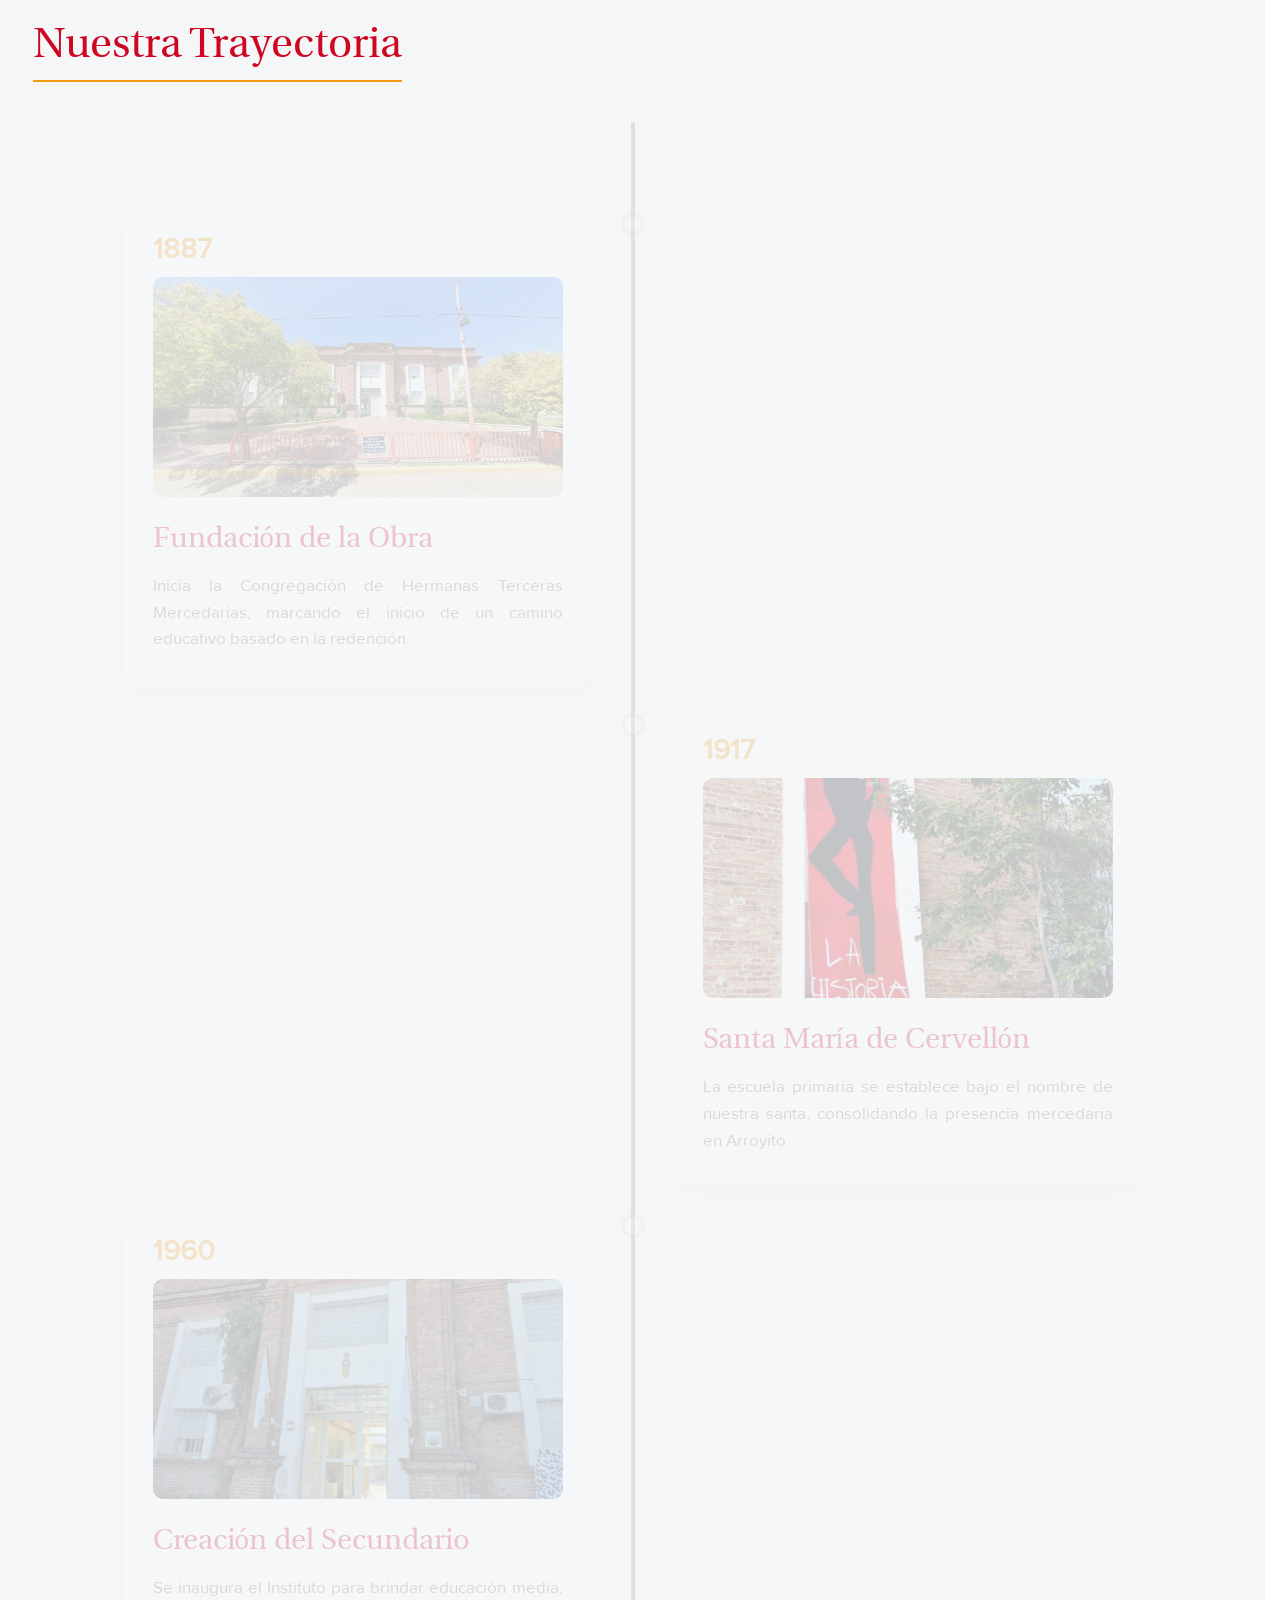
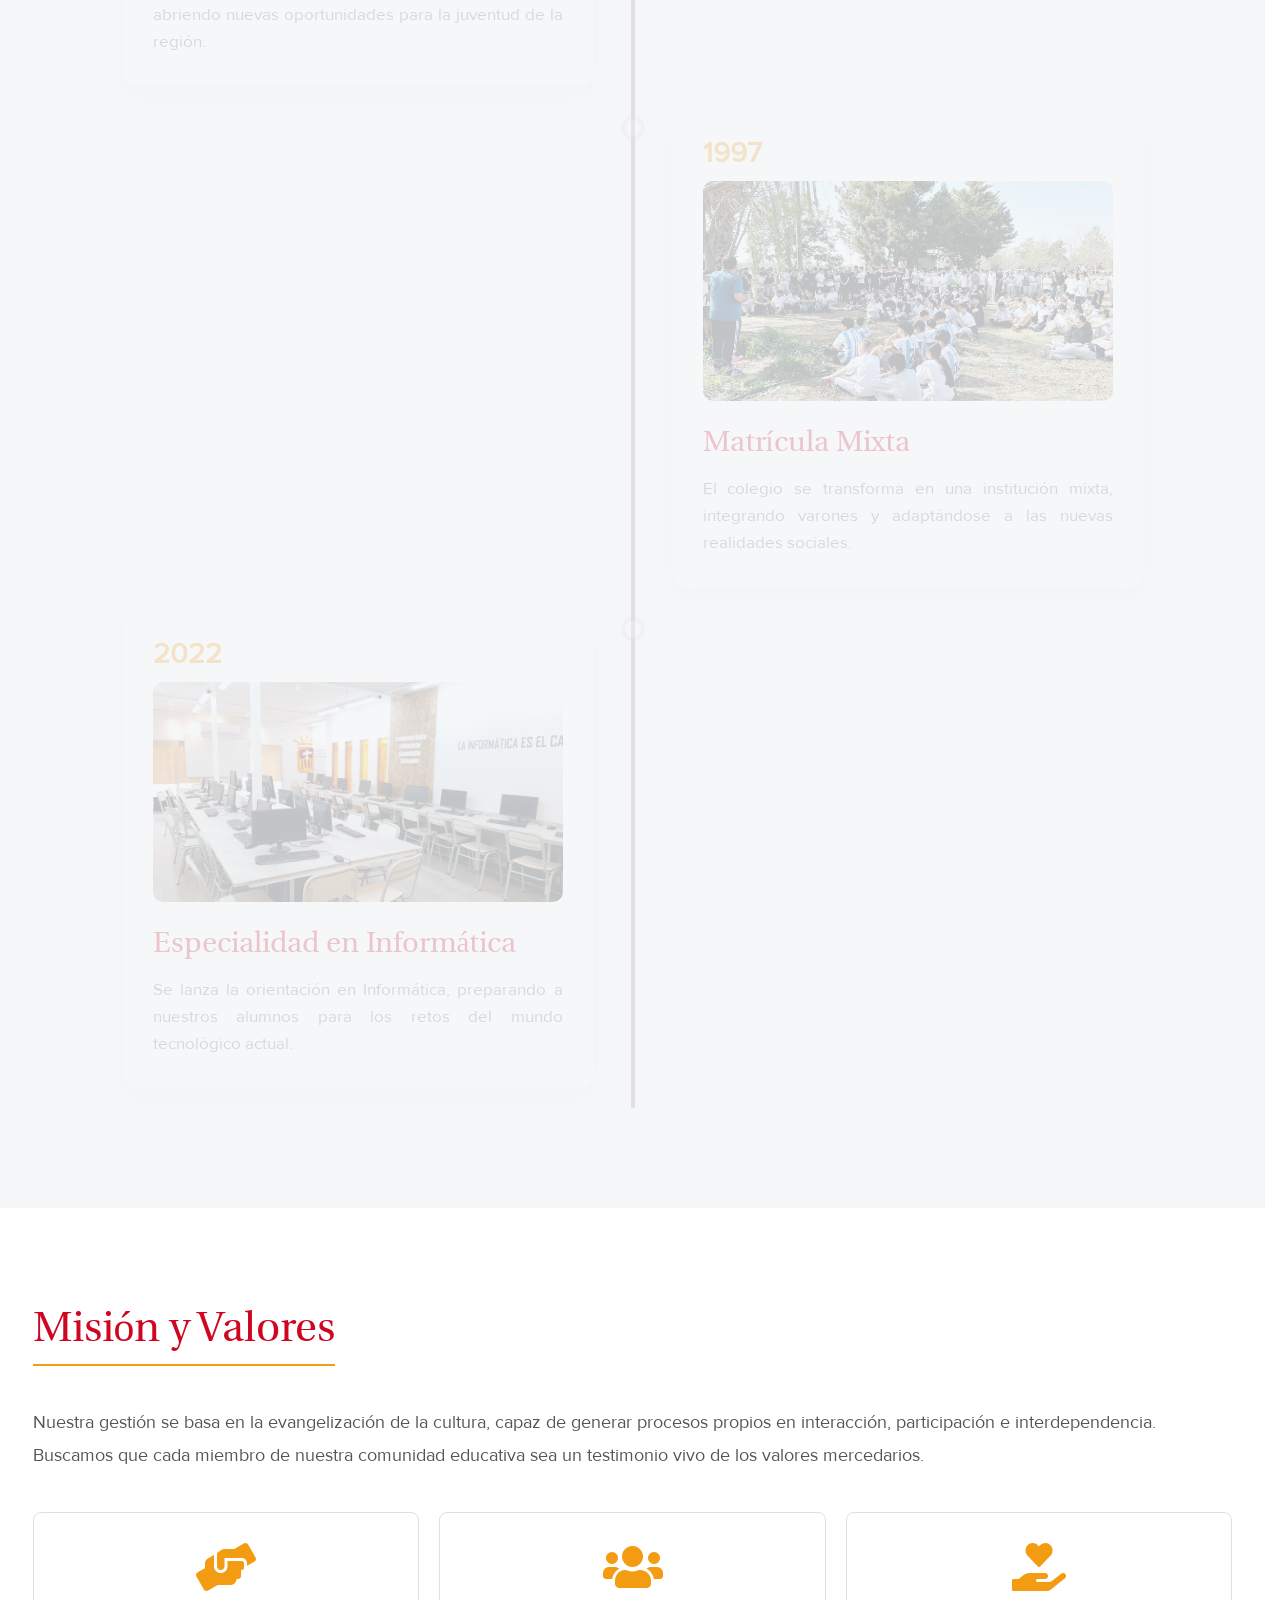
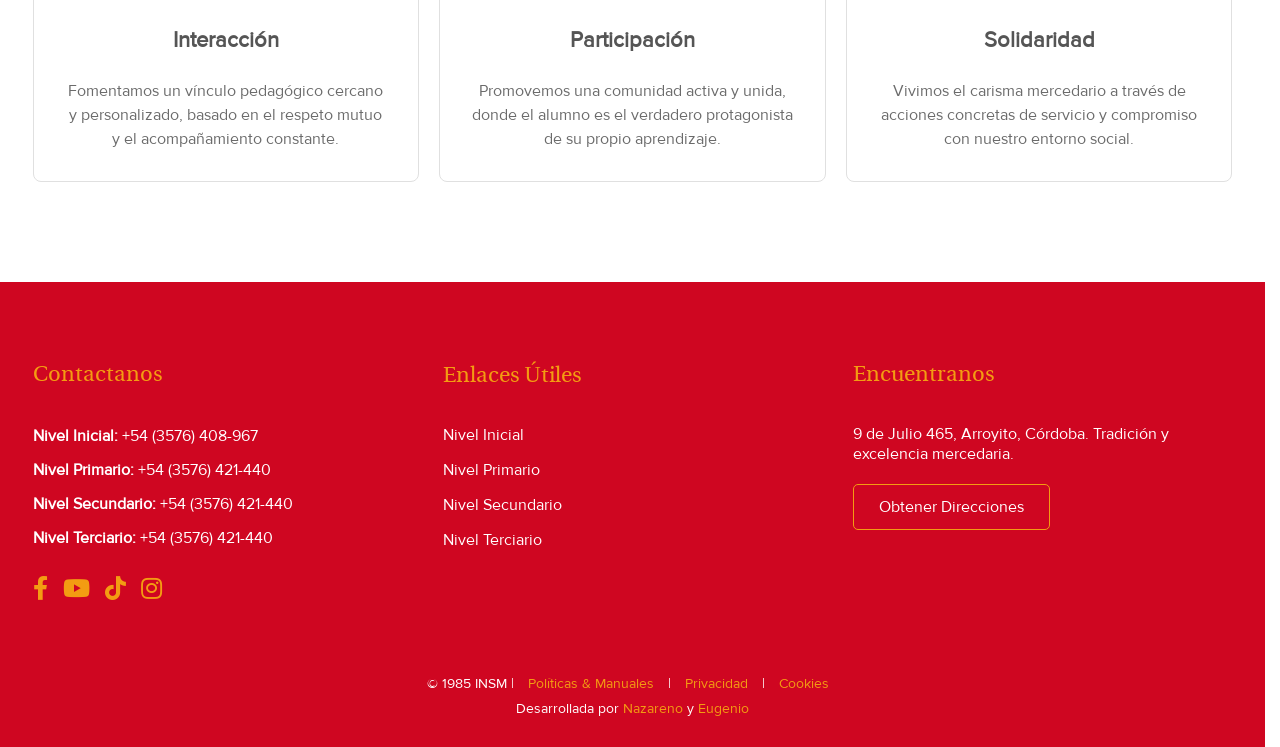
<file: NuestroColegio.html>
<!doctype html>
<html lang="es">
	<head>
		<meta charset="UTF-8" />
		<meta name="viewport" content="width=device-width, initial-scale=1.0" />
		<title>Nuestro Colegio | INSM</title>
		<meta
			name="description"
			content="Conocé la trayectoria, el carisma y la propuesta educativa del Instituto Nuestra Señora de la Merced en Arroyito, Córdoba."
		/>
		<style>
			/* --- Fuentes --- */
			@font-face {
				font-family: 'Heuristica';
				src: url('fonts/Heuristica-Regular.ttf') format('truetype');
				font-weight: normal;
				font-style: normal;
			}
			@font-face {
				font-family: 'Heuristica';
				src: url('fonts/Heuristica-Bold.ttf') format('truetype');
				font-weight: bold;
				font-style: normal;
			}
			@font-face {
				font-family: 'ProximaNova';
				src: url('fonts/ProximaNova-Regular.ttf') format('truetype');
				font-weight: normal;
				font-style: normal;
			}

			* {
				box-sizing: border-box;
				margin: 0;
				padding: 0;
			}

			html,
			body {
				width: 100%;
				overflow-x: hidden;
				margin: 0;
				padding: 0;
				position: relative;
			}

			html {
				scroll-behavior: smooth;
				scrollbar-gutter: stable; /* RESERVA EL ESPACIO PARA EVITAR EL SALTO DEL CONTENIDO AL BLOQUEAR EL SCROLL */
				overscroll-behavior-y: none; /* Evita que el fondo se separe y rebote de forma extraña */
			}

			body {
				font-family: 'Heuristica', serif;
				color: #333;
				background-color: #ffffff;
				animation: fadeInPage 0.5s ease-in-out;
			}

			body.fade-out {
				opacity: 0;
				transition: opacity 0.5s ease-in-out;
			}

			body.no-scroll,
			html.no-scroll {
				overflow: hidden !important;
				touch-action: none;
			}

			/* --- Menú Lateral de Navegación Rápida (Slider) --- */
			.side-menu {
				position: fixed;
				top: 0;
				right: 0;
				width: 100%;
				height: 100vh;
				z-index: 2000;
				visibility: hidden;
				pointer-events: none;
				overflow: hidden;
				transition: visibility 0.6s;
			}

			.side-menu.active {
				visibility: visible;
				pointer-events: all;
				transition: none;
			}

			.side-menu-overlay {
				position: absolute;
				top: 0;
				left: 0;
				width: 100%;
				height: 100%;
				background: rgba(0, 0, 0, 0.4);
				backdrop-filter: blur(8px);
				-webkit-backdrop-filter: blur(8px);
				opacity: 0;
				transition: opacity 0.6s ease;
			}

			.side-menu.active .side-menu-overlay {
				opacity: 1;
			}

			.side-menu-content {
				position: absolute;
				top: 0;
				right: 0;
				width: 400px;
				height: 100%;
				height: 100dvh;
				background: #ffffff;
				transform: translateX(110%);
				transition: transform 0.6s cubic-bezier(0.4, 0, 0.2, 1);
				padding: 40px;
				box-shadow: -15px 0 50px rgba(0, 0, 0, 0.15);
				display: flex;
				flex-direction: column;
				box-sizing: border-box;
				overflow: hidden;
			}

			.side-menu.active .side-menu-content {
				transform: translateX(0);
			}

			.side-menu-header {
				margin-bottom: 30px;
				border-bottom: 2px solid #f39c12;
				padding-bottom: 15px;
				flex-shrink: 0;
			}

			.side-menu-header h3 {
				font-family: 'Heuristica', serif;
				font-size: 1.8em;
				color: #cf0621;
				margin: 0;
				font-weight: normal;
			}

			.side-menu-links {
				list-style: none;
				padding: 0;
				margin: 0;
				flex-grow: 1; 
				overflow-y: auto;
				overflow-x: hidden;
				padding-right: 10px;
				scrollbar-width: thin;
				scrollbar-color: #f39c12 #f4f6f8;
				scrollbar-gutter: stable;
			}

			.side-menu-links::-webkit-scrollbar {
				width: 8px;
				display: block !important;
			}
			.side-menu-links::-webkit-scrollbar-track {
				background: #f4f6f8 !important;
				border-radius: 10px;
			}
			.side-menu-links::-webkit-scrollbar-thumb {
				background-color: #f39c12 !important;
				border-radius: 10px;
				border: 2px solid #f4f6f8;
			}

			.side-menu-links li {
				margin-bottom: 8px;
				opacity: 0;
				transform: translateX(40px);
				transition: all 0.5s cubic-bezier(0.16, 1, 0.3, 1);
			}

			@media (min-width: 769px) {
				.side-menu-shortcuts,
				.side-menu-footer {
					display: none;
				}
			}

			.side-menu.active .side-menu-links li {
				opacity: 1;
				transform: translateX(0);
			}

			.side-menu.active .side-menu-links li:nth-child(1) { transition-delay: 0.15s; }
			.side-menu.active .side-menu-links li:nth-child(2) { transition-delay: 0.20s; }
			.side-menu.active .side-menu-links li:nth-child(3) { transition-delay: 0.25s; }

			.side-menu-links li a {
				display: flex;
				align-items: center;
				gap: 15px;
				padding: 12px 15px;
				text-decoration: none;
				color: #555;
				font-family: 'ProximaNova', sans-serif;
				font-size: 1.1em;
				border-radius: 12px;
				transition: all 0.3s ease;
			}

			.side-menu-links li a i {
				width: 24px;
				text-align: center;
				color: #f39c12;
				font-size: 1.2em;
			}

			@media (hover: hover) {
				.side-menu-links li a:hover {
					background-color: #f4f6f8;
					color: #cf0621;
					padding-left: 20px;
				}
				.side-menu-links li a:hover i {
					color: #cf0621;
					transform: scale(1.2);
				}
				.shortcut-item:hover {
					background: #ffffff;
					border-color: #cf0621;
					color: #cf0621;
					transform: translateY(-2px);
					box-shadow: 0 4px 10px rgba(207, 6, 33, 0.1);
				}
			}

			.side-menu-shortcuts {
				margin-top: auto;
				padding-top: 20px;
				border-top: 1px solid #eee;
				flex-shrink: 0;
			}

			.side-menu-shortcuts h4 {
				font-family: 'ProximaNova', sans-serif;
				font-size: 0.85em;
				text-transform: uppercase;
				letter-spacing: 1px;
				color: #999;
				margin: 0 0 15px 0;
			}

			.shortcut-grid {
				display: grid;
				grid-template-columns: repeat(2, 1fr);
				gap: 10px;
				align-items: stretch;
			}

			.shortcut-item {
				display: flex;
				align-items: center;
				gap: 10px;
				padding: 12px;
				background: #f8f9fa;
				border-radius: 10px;
				text-decoration: none;
				color: #666;
				font-family: 'ProximaNova', sans-serif;
				font-size: 0.9em;
				transition: all 0.3s ease;
				border: 1px solid transparent;
				min-height: 54px;
				box-sizing: border-box;
			}

			.shortcut-item i { color: #f39c12; font-size: 1.1em; flex-shrink: 0; }

			.side-menu-footer {
				margin-top: 20px;
				flex-shrink: 0;
			}

			.back-home-btn {
				display: flex;
				align-items: center;
				justify-content: center;
				gap: 10px;
				padding: 14px;
				background-color: #f39c12;
				color: white;
				text-decoration: none;
				font-family: 'ProximaNova', sans-serif;
				font-weight: bold;
				border-radius: 50px;
				transition: all 0.3s ease;
			}

			@media (max-width: 1024px) { .side-menu-content { width: 380px; padding: 30px; } }
			@media (max-width: 768px) { .side-menu-content { width: 340px; padding: 25px; } }
			@media (max-width: 480px) { .side-menu-content { width: 88%; padding: 20px; } }

			/* --- Menú Lateral de Navegación Rápida (Slider) --- */
			.side-menu {
				position: fixed;
				top: 0;
				right: 0;
				width: 100%;
				height: 100vh;
				z-index: 2000;
				visibility: hidden;
				pointer-events: none;
				overflow: hidden;
				transition: visibility 0.6s;
			}

			.side-menu.active {
				visibility: visible;
				pointer-events: all;
				transition: none;
			}

			.side-menu-overlay {
				position: absolute;
				top: 0;
				left: 0;
				width: 100%;
				height: 100%;
				background: rgba(0, 0, 0, 0.4);
				backdrop-filter: blur(8px);
				-webkit-backdrop-filter: blur(8px);
				opacity: 0;
				transition: opacity 0.6s ease;
			}

			.side-menu.active .side-menu-overlay {
				opacity: 1;
			}

			.side-menu-content {
				position: absolute;
				top: 0;
				right: 0;
				width: 400px;
				height: 100%;
				height: 100dvh;
				background: #ffffff;
				transform: translateX(110%);
				transition: transform 0.6s cubic-bezier(0.4, 0, 0.2, 1);
				padding: 40px;
				box-shadow: -15px 0 50px rgba(0, 0, 0, 0.15);
				display: flex;
				flex-direction: column;
				box-sizing: border-box;
				overflow: hidden;
			}

			.side-menu.active .side-menu-content {
				transform: translateX(0);
			}

			.side-menu-header {
				margin-bottom: 30px;
				border-bottom: 2px solid #f39c12;
				padding-bottom: 15px;
				flex-shrink: 0;
			}

			.side-menu-header h3 {
				font-family: 'Heuristica', serif;
				font-size: 1.8em;
				color: #cf0621;
				margin: 0;
				font-weight: normal;
			}

			.side-menu-links {
				list-style: none;
				padding: 0;
				margin: 0;
				flex-grow: 1; 
				overflow-y: auto;
				overflow-x: hidden;
				padding-right: 10px;
				scrollbar-width: thin;
				scrollbar-color: #f39c12 #f4f6f8;
				scrollbar-gutter: stable;
			}

			.side-menu-links::-webkit-scrollbar {
				width: 8px;
				display: block !important;
			}
			.side-menu-links::-webkit-scrollbar-track {
				background: #f4f6f8 !important;
				border-radius: 10px;
			}
			.side-menu-links::-webkit-scrollbar-thumb {
				background-color: #f39c12 !important;
				border-radius: 10px;
				border: 2px solid #f4f6f8;
			}

			.side-menu-links li {
				margin-bottom: 8px;
				opacity: 0;
				transform: translateX(40px);
				transition: all 0.5s cubic-bezier(0.16, 1, 0.3, 1);
			}

			@media (min-width: 769px) {
				.side-menu-shortcuts,
				.side-menu-footer {
					display: none;
				}
			}

			.side-menu.active .side-menu-links li {
				opacity: 1;
				transform: translateX(0);
			}

			.side-menu.active .side-menu-links li:nth-child(1) { transition-delay: 0.15s; }
			.side-menu.active .side-menu-links li:nth-child(2) { transition-delay: 0.20s; }
			.side-menu.active .side-menu-links li:nth-child(3) { transition-delay: 0.25s; }

			.side-menu-links li a {
				display: flex;
				align-items: center;
				gap: 15px;
				padding: 12px 15px;
				text-decoration: none;
				color: #555;
				font-family: 'ProximaNova', sans-serif;
				font-size: 1.1em;
				border-radius: 12px;
				transition: all 0.3s ease;
			}

			.side-menu-links li a i {
				width: 24px;
				text-align: center;
				color: #f39c12;
				font-size: 1.2em;
			}

			@media (hover: hover) {
				.side-menu-links li a:hover {
					background-color: #f4f6f8;
					color: #cf0621;
					padding-left: 20px;
				}
				.side-menu-links li a:hover i {
					color: #cf0621;
					transform: scale(1.2);
				}
				.shortcut-item:hover {
					background: #ffffff;
					border-color: #cf0621;
					color: #cf0621;
					transform: translateY(-2px);
					box-shadow: 0 4px 10px rgba(207, 6, 33, 0.1);
				}
			}

			.side-menu-shortcuts {
				margin-top: auto;
				padding-top: 20px;
				border-top: 1px solid #eee;
				flex-shrink: 0;
			}

			.side-menu-shortcuts h4 {
				font-family: 'ProximaNova', sans-serif;
				font-size: 0.85em;
				text-transform: uppercase;
				letter-spacing: 1px;
				color: #999;
				margin: 0 0 15px 0;
			}

			.shortcut-grid {
				display: grid;
				grid-template-columns: repeat(2, 1fr);
				gap: 10px;
				align-items: stretch;
			}

			.shortcut-item {
				display: flex;
				align-items: center;
				gap: 10px;
				padding: 12px;
				background: #f8f9fa;
				border-radius: 10px;
				text-decoration: none;
				color: #666;
				font-family: 'ProximaNova', sans-serif;
				font-size: 0.9em;
				transition: all 0.3s ease;
				border: 1px solid transparent;
				min-height: 54px;
				box-sizing: border-box;
			}

			.shortcut-item i { color: #f39c12; font-size: 1.1em; flex-shrink: 0; }

			.side-menu-footer {
				margin-top: 20px;
				flex-shrink: 0;
			}

			.back-home-btn {
				display: flex;
				align-items: center;
				justify-content: center;
				gap: 10px;
				padding: 14px;
				background-color: #f39c12;
				color: white;
				text-decoration: none;
				font-family: 'ProximaNova', sans-serif;
				font-weight: bold;
				border-radius: 50px;
				transition: all 0.3s ease;
			}

			@media (max-width: 1024px) { .side-menu-content { width: 380px; padding: 30px; } }
			@media (max-width: 768px) { .side-menu-content { width: 340px; padding: 25px; } }
			@media (max-width: 480px) { .side-menu-content { width: 88%; padding: 20px; } }

			@keyframes fadeInPage {
				from { opacity: 0; }
				to { opacity: 1; }
			}

            /* --- CORRECCIÓN DE SCROLL --- */
			section {
				scroll-margin-top: 80px;
			}

			/* --- Header --- */
			.header-main {
				background-color: rgba(26, 79, 141, 0.25);
				backdrop-filter: blur(5px);
				-webkit-backdrop-filter: blur(5px);
				color: white;
				padding: 15px 30px;
				display: flex;
				justify-content: space-between;
				align-items: center;
				position: fixed;
				top: 0;
				left: 0;
				right: 0;
				z-index: 100;
				border-bottom: 1px solid rgba(255, 255, 255, 0.1);
				transition: all 0.3s ease;
			}
			.header-main .logo {
				display: flex;
				align-items: center;
				font-size: 1.5em;
				font-weight: bold;
				text-shadow: 2px 2px 4px rgba(0, 0, 0, 0.5);
			}
			.header-main .logo a {
				display: flex;
				align-items: center;
				text-decoration: none;
				color: white;
				transition: none;
			}
			.header-main .logo img {
				height: 50px;
				margin-right: 10px;
			}
			.header-main nav ul {
				list-style: none;
				margin: 0;
				padding: 0;
				display: flex;
				gap: 25px;
				align-items: center;
			}
			.header-main nav ul li:not(:last-child)::after {
				content: '│';
				color: rgba(130, 163, 189, 0.8);
				margin-left: 25px;
				font-weight: bold;
			}
			.header-main nav ul li a {
				text-decoration: none;
				color: white;
				font-family: 'ProximaNova', sans-serif;
				font-size: 1em;
				text-shadow: 2px 2px 4px rgba(0, 0, 0, 0.5);
				transition: color 0.3s ease;
				position: relative;
				padding-bottom: 5px;
			}
			.header-main nav ul li:not(:last-child) a::after {
				content: '';
				position: absolute;
				bottom: 0;
				left: 0;
				width: 100%;
				height: 2px;
				background: linear-gradient(90deg, #fff, rgba(255, 255, 255, 0.7));
				transform: scaleX(0);
				transform-origin: left;
				transition: transform 0.4s cubic-bezier(0.25, 0.46, 0.45, 0.94);
			}
			.header-main nav ul li:not(:last-child) a:hover::after {
				transform: scaleX(1);
			}
			.header-main nav ul li a:hover {
				color: #f39c12;
			}
			.header-main .menu-icon {
				font-size: 1.3em;
				cursor: pointer;
				text-shadow: 2px 2px 4px rgba(0, 0, 0, 0.5);
			}

			/* --- Menú desplegable Estilo Móvil (Tipo App) --- */
			.dropdown-menu {
				position: fixed;
				top: 0;
				left: 0;
				width: 100%;
				height: 100vh;
				background-color: #ffffff;
				z-index: 2000;
				display: block;
				transform: translateX(100%);
				transition: transform 0.3s cubic-bezier(0.4, 0, 0.2, 1);
				overflow-y: auto;
			}
			.dropdown-menu.show {
				transform: translateX(0);
			}
			.mobile-menu-header {
				display: flex;
				justify-content: space-between;
				align-items: center;
				padding: 20px;
				border-bottom: 1px solid #f0f0f0;
				background-color: #fff;
				position: sticky;
				top: 0;
				z-index: 10;
			}
			.mobile-menu-logo {
				display: flex;
				align-items: center;
				font-size: 1.2em;
				font-weight: bold;
				color: #333;
			}
			.mobile-menu-logo img {
				height: 40px;
				margin-right: 10px;
				width: auto;
			}
			.close-menu-btn {
				background: none;
				border: none;
				font-size: 1.5em;
				color: #cf0621;
				cursor: pointer;
				padding: 5px;
				display: flex;
				align-items: center;
			}
			.mobile-menu-list {
				list-style: none;
				padding: 0;
				margin: 10px 0 0 0;
			}
			.mobile-menu-list li a {
				display: flex;
				justify-content: space-between;
				align-items: center;
				padding: 18px 25px;
				text-decoration: none;
				color: #333;
				font-family: 'ProximaNova', sans-serif;
				font-size: 1.1em;
				transition: background-color 0.2s;
			}
			.mobile-menu-list li a:hover {
				background-color: #f9f9f9;
				color: #cf0621;
			}
			.mobile-menu-list li a i {
				color: #f39c12;
				font-size: 0.9em;
			}
			.mobile-menu-highlight {
				margin-top: 10px;
				border-top: 8px solid #f39c12;
				padding-top: 10px;
				padding-bottom: 40px;
			}
			.mobile-menu-highlight h4 {
				padding: 15px 25px 5px 25px;
				font-family: 'ProximaNova', sans-serif;
				font-size: 1em;
				color: #cf0621;
				font-weight: normal;
				margin: 0;
			}
			.mobile-menu-highlight a {
				display: flex;
				justify-content: space-between;
				align-items: center;
				padding: 18px 25px;
				text-decoration: none;
				color: #333;
				font-family: 'ProximaNova', sans-serif;
				font-size: 1.1em;
				font-weight: 600;
			}
			.mobile-menu-highlight a.highlight-red {
				color: #cf0621;
			}

			/* --- Hero Section --- */
			.hero-section {
				position: relative;
				width: 100%;
				height: 100vh;
				height: 100dvh;
				display: flex;
				flex-direction: column;
				justify-content: center;
				padding-left: 8%;
				box-sizing: border-box;
				text-shadow: 1px 1px 4px rgba(0, 0, 0, 0.6);
				overflow: hidden; /* Necesario para el zoom del fondo */
			}

			/* Imagen de Fondo con Zoom */
			.hero-section::after {
				content: '';
				position: absolute;
				top: 0;
				left: 0;
				width: 100%;
				height: 100%;
				background: url('img/entrada.png') no-repeat center center;
				background-size: cover;
				z-index: 0;
				transform: scale(var(--hero-scale, 1));
				will-change: transform;
				transition: transform 0.3s ease-out;
			}

			/* Gradiente Oscuro */
			.hero-section::before {
				content: '';
				position: absolute;
				top: 0;
				left: 0;
				width: 100%;
				height: 100%;
				background: linear-gradient(to right, rgba(70, 68, 68, 0.5), rgba(0, 0, 0, 0));
				z-index: 1;
			}

			.hero-content {
				position: relative;
				z-index: 2;
			}

			.hero-line-1,
			.hero-line-2 {
				display: block;
			}

			.hero-content p {
				font-size: 1.05em;
				margin-top: 5px;
				max-width: 500px;
				color: white;
				font-style: italic;
				display: flex;
				flex-direction: column;
				gap: 8px;
				cursor: pointer;
				visibility: hidden; /* Hidden initially, shown by JS */
			}

			.hero-content h1 {
				font-size: 5.5em;
				margin: 0;
				line-height: 1.1;
				font-weight: normal;
				color: white;
				visibility: hidden; /* Hidden initially, shown by JS */
			}

			@keyframes riseIn {
				0% {
					transform: translateY(120%) scaleY(1.05);
					opacity: 0;
				}
				60% {
					transform: translateY(-6%) scaleY(0.95);
					opacity: 1;
				}
				80% {
					transform: translateY(2%) scaleY(1.02);
				}
				100% {
					transform: translateY(0) scaleY(1);
					opacity: 1; /* Ensure text remains visible */
				}
			}

			.letter {
				display: inline-block;
				opacity: 0;
				white-space: pre;
			}

			.hero-arrow {
				width: 145px;
				height: 2px;
				background-color: white;
				position: relative;
				transition: width 0.8s ease;
				align-self: flex-start;
				transform-origin: left;
			}

			.hero-arrow::after {
				content: '';
				position: absolute;
				right: -8px;
				top: -4px;
				width: 0;
				height: 0;
				border-left: 10px solid white;
				border-top: 5px solid transparent;
				border-bottom: 5px solid transparent;
				transition: transform 0.3s ease;
			}

			.hero-content p:hover .hero-arrow {
				width: 165px;
			}

			.hero-content p:hover .hero-arrow::after {
				transform: scale(1.2);
			}

			/* --- Secciones de Contenido --- */
			.section-white {
				padding: 100px 20px;
				background-color: #ffffff;
			}
            .section-gray {
				padding: 100px 20px;
				background-color: #f4f6f8;
			}
			.content-container {
				max-width: 1200px;
				margin: 0 auto;
			}
			.content-block h2 {
				font-family: 'Heuristica', serif;
				font-size: 2.6em;
				color: #cf0621;
				margin: 0 0 40px 0;
				font-weight: normal;
				line-height: 1.1;
				border-bottom: 2px solid #f39c12;
				padding-bottom: 10px;
				display: inline-block;
			}

            /* --- LÍNEA DE TIEMPO VERTICAL --- */
            .v-timeline {
                position: relative;
                max-width: 1100px;
                margin: 0 auto;
                padding: 40px 0;
            }
            .v-timeline::after {
                content: '';
                position: absolute;
                width: 4px;
                background-color: #e0e0e0;
                top: 0;
                bottom: 0;
                left: 50%;
                margin-left: -2px;
                z-index: 1;
            }
            .v-progress-line {
                position: absolute;
                width: 4px;
                background-color: #cf0621;
                top: 0;
                left: 50%;
                margin-left: -2px;
                z-index: 2;
                height: 0%;
                transition: height 0.1s linear;
            }
            .v-item {
                padding: 10px 40px;
                position: relative;
                background-color: inherit;
                width: 50%;
                opacity: 0.2;
                transform: translateY(30px);
                transition: all 0.8s cubic-bezier(0.4, 0, 0.2, 1);
                z-index: 3;
            }
            .v-item.active {
                opacity: 1;
                transform: translateY(0);
            }
            .v-item.left { left: 0; }
            .v-item.right { left: 50%; }
            .v-dot {
                position: absolute;
                width: 24px;
                height: 24px;
                right: -12px;
                background-color: #fff;
                border: 4px solid #e0e0e0;
                top: 20px;
                border-radius: 50%;
                z-index: 10;
                transition: all 0.4s ease;
            }
            .v-item.right .v-dot { left: -12px; }
            .v-item.active .v-dot {
                background-color: #f39c12;
                border-color: #cf0621;
                transform: scale(1.2);
                box-shadow: 0 0 15px rgba(207, 6, 33, 0.4);
            }
            .v-content {
                padding: 30px;
                background-color: #ffffff;
                position: relative;
                border-radius: 15px;
                box-shadow: 0 10px 25px rgba(0,0,0,0.05);
            }
            .v-year {
                font-family: 'ProximaNova', sans-serif;
                font-weight: bold;
                font-size: 1.8em;
                color: #f39c12;
                margin-bottom: 10px;
                display: block;
            }
            .v-image {
                width: 100%;
                height: 220px;
                object-fit: cover;
                border-radius: 10px;
                margin-bottom: 20px;
            }
            .v-content h3 {
                font-family: 'Heuristica', serif;
                font-size: 1.8em;
                color: #cf0621;
                margin-bottom: 15px;
                font-weight: normal;
                line-height: 1.2;
            }
            .v-content p {
                font-family: 'ProximaNova', sans-serif;
                font-size: 1.05em;
                line-height: 1.6;
                color: #666;
                text-align: justify;
            }

            /* --- Misión y Valores (Tarjetas) --- */
            .values-grid {
                display: flex;
                flex-wrap: wrap;
                justify-content: center;
                gap: 20px;
                width: 100%;
            }
            .value-card {
                background-color: #fff;
                border: 1px solid #e0e0e0;
                border-radius: 8px;
                flex: 0 0 calc((100% - 40px) / 3);
                display: flex;
                flex-direction: column;
                align-items: center;
                padding: 30px;
                transition: all 0.3s ease;
                box-sizing: border-box;
                text-align: center;
                box-shadow: none;
                gap: 15px;
            }
            @media (max-width: 992px) {
                .value-card { flex: 0 0 calc((100% - 20px) / 2); }
            }
            @media (max-width: 600px) {
                .value-card { flex: 0 0 100%; }
            }
            
            @media (hover: hover) {
                .value-card:hover {
                    transform: translateY(-5px);
                    box-shadow: 0 5px 15px rgba(0,0,0,0.05);
                    border-color: #cf0621;
                }
                .value-card:hover .value-icon {
                    transform: scale(1.1);
                    color: #cf0621;
                }
            }
            .value-card.touch-active {
                transform: translateY(-5px);
                box-shadow: 0 5px 15px rgba(0,0,0,0.05);
                border-color: #cf0621;
            }
            .value-card.touch-active .value-icon {
                transform: scale(1.1);
                color: #cf0621;
            }

            .value-icon {
                font-size: 3em;
                color: #f39c12;
                margin-bottom: 15px;
                transition: all 0.3s ease;
                display: flex;
                align-items: center;
                justify-content: center;
            }
            .value-card h4 {
                font-family: 'ProximaNova', sans-serif;
                font-weight: bold;
                color: #555;
                font-size: 1.4em;
                margin: 5px 0 10px 0;
            }
            .value-card p {
                font-family: 'ProximaNova', sans-serif;
                font-size: 1em;
                line-height: 1.5;
                color: #6b6b6b;
                margin: 0;
            }

            /* --- OTROS BLOQUES --- */
            .content-grid {
				display: grid;
				grid-template-columns: 1fr 1fr;
				gap: 60px;
				align-items: center;
			}
			.content-body p {
				font-family: 'ProximaNova', sans-serif;
				font-size: 1.15em;
				line-height: 1.8;
				margin-bottom: 20px;
				color: #555;
			}
            .content-image img {
				width: 100%;
				border-radius: 12px;
				box-shadow: 0 15px 40px rgba(0, 0, 0, 0.1);
			}

			/* --- Footer --- */
			.footer {
				background-color: #cf0621;
				color: #ffffff;
				padding: 80px 20px 20px 20px;
				font-family: 'ProximaNova', sans-serif;
				position: relative;
			}
			.footer-container {
				display: flex;
				justify-content: space-between;
				align-items: flex-start;
				max-width: 1200px;
				margin: 0 auto;
				width: 100%;
				gap: 30px;
			}
			.footer-column {
				flex: 1;
				display: flex;
				flex-direction: column;
				align-items: flex-start;
				text-align: left;
			}
			.footer-column-wrapper {
				width: 100%;
				max-width: 400px;
			}
			.footer-column h3 {
				color: #f39c12;
				font-size: 1.4em;
				margin-bottom: 25px;
				position: relative;
				font-weight: normal;
				font-family: 'Heuristica', serif;
				white-space: nowrap;
			}
			.footer-column h3::after {
				content: '';
				display: block;
				width: 50px;
				height: 2px;
				background-color: #cf0621;
				margin-top: 8px;
			}
			.footer-column ul {
				list-style: none;
				padding: 0;
				margin: 0;
			}
			.footer-column ul li {
				margin-bottom: 15px;
			}
			.footer-column ul li a {
				color: #fff;
				text-decoration: none;
				transition: color 0.3s ease;
			}
			@media (hover: hover) {
				.footer-column ul li a:hover {
					color: #f39c12;
					text-decoration: none;
				}
			}
			.contact-info p {
				margin: 0 0 10px 0;
				line-height: 1.5;
				white-space: nowrap; /* Evita que el número de teléfono salte a la siguiente línea */
			}
			.contact-info a {
				color: #fff;
				text-decoration: none;
				transition: color 0.3s ease;
			}
			@media (hover: hover) {
				.contact-info a:hover {
					color: #f39c12;
					text-decoration: none;
				}
			}
			.social-icons {
				display: flex;
				gap: 15px;
				margin-top: 25px;
			}
			.social-icons a {
				color: #f39c12;
				font-size: 1.5em;
				transition: all 0.3s ease;
				display: inline-block; /* Ensure transform works */
			}
			@media (hover: hover) {
				.social-icons a:hover {
					color: #fff;
					transform: scale(1.2);
				}
			}
			.footer-map-container {
				position: relative;
			}
			.footer-map-container img {
				width: 100%;
				height: auto;
			}
			.get-directions {
				margin-top: 20px;
			}

			/* Animación Ripple adaptada */
			@keyframes ripple {
				0% {
					transform: scale(1);
					opacity: 0.8;
				}
				100% {
					transform: scale(1.3, 1.5);
					opacity: 0;
				}
			}

			.get-directions a {
				display: inline-block;
				padding: 12px 25px;
				border: 1px solid #f39c12;
				color: #fff;
				text-decoration: none;
				border-radius: 5px;
				transition:
					background-color 0.3s ease,
					border-color 0.3s ease;
			}

			@media (hover: hover) {
				.get-directions a:hover {
					background-color: #f39c12;
					border-color: #f39c12;
				}
			}
			.footer-bottom {
				border-top: 1px solid #cf0621;
				padding-top: 20px;
				margin-top: 50px;
				text-align: center;
				font-size: 0.9em;
			}
			.footer-bottom-links a {
				color: #f39c12;
				margin: 0 10px;
				text-decoration: none;
			}
			@media (hover: hover) {
				.footer-bottom-links a:hover {
					text-decoration: underline;
				}
			}
			.footer-bottom-logos {
				display: flex;
				justify-content: center;
				align-items: center;
				gap: 20px;
				margin-top: 10px;
			}
			.footer-bottom-logos img {
				height: 40px;
				filter: grayscale(100%);
				opacity: 0.6;
			}

			/* --- Responsive Brand Text & Icon Logic --- */
			.brand-text-desktop { display: inline; white-space: nowrap; }
			.brand-text-mobile { display: none; }

			@media (max-width: 1000px) {
				.brand-text-desktop { display: none; }
				.brand-text-mobile { display: inline; font-weight: bold; font-size: 1.2em; }
				.header-main .logo span { font-size: 1.2em; }
			}

			/* --- TABLET (Portrait & Landscape) --- */
			@media (min-width: 601px) and (max-width: 1366px) and (pointer: coarse) {
				.section-white,
				.section-gray {
					padding-left: 40px;
					padding-right: 40px;
				}
			}

			/* --- Responsive --- */
			@media (max-width: 1024px) {
				.v-timeline::after, .v-progress-line { 
					left: 50%; 
					margin-left: -2px;
				}
				.v-item { 
					width: 100%; 
					padding: 40px 15px; 
					left: 0 !important; 
				}
				.v-dot { 
					left: 50% !important; 
					right: auto !important;
					margin-left: -12px;
					top: -12px;
				}
				.v-content {
					text-align: center;
				}
				.v-content p {
					text-align: center;
				}
			}

			@media (max-width: 992px) {
				.hero-content h1 {
					font-size: 5em;
				}
				.footer-container {
					flex-direction: column;
					gap: 50px;
					align-items: center;
				}
				.footer-column {
					width: 100%;
					align-items: center;
					text-align: center;
				}
				.footer-column h3 {
					margin-bottom: 20px;
				}
				.footer-column ul li {
					margin-bottom: 12px;
				}
				.footer-column-wrapper {
					max-width: 100%;
					display: flex;
					flex-direction: column;
					align-items: center;
				}
				.footer-column h3::after {
					margin: 8px auto 0 auto;
				}
				.social-icons {
					justify-content: center;
				}
			}

			@media (max-width: 768px) {
				.header-main { padding: 15px 20px; }
				.header-main nav ul li:not(:last-child) { display: none; }
				.header-main .menu-icon { display: block; }
				.brand-text-desktop { display: none; }
				.brand-text-mobile { display: inline; font-size: 1.2em; font-weight: bold; }
				.header-main .logo span { font-size: 0.9em; max-width: 200px; line-height: 1.2; }
				
				/* Hero Section - Centered for Impact */
				.hero-section {
					padding: 0 20px 0 8%;
					justify-content: center;
					align-items: flex-start;
					text-align: left;
				}
				.hero-content h1 {
					font-size: 3.5em;
				}
				.hero-content p {
					align-items: flex-start;
					margin: 0;
				}
				.hero-arrow {
					margin-top: 5px;
					align-self: flex-start;
				}

				.content-grid { grid-template-columns: 1fr; gap: 40px; }
				/* Footer Responsive */
				.footer {
					padding: 60px 20px;
				}
			}

			/* Mobile (max-width: 600px) */
			@media (max-width: 600px) {
				.footer-container {
					gap: 45px; /* Más compacto para móvil */
				}
				.footer-column h3 {
					margin-bottom: 15px;
				}
				.footer-column ul li {
					margin-bottom: 10px;
				}
				.contact-info p {
					margin-bottom: 8px;
				}
			}
		</style>
		<link rel="icon" href="img/favicon.ico" type="image/ico" />
		<link rel="stylesheet" href="https://cdnjs.cloudflare.com/ajax/libs/font-awesome/5.15.4/css/all.min.css" />
	</head>
	<body>
		<header>
			<div class="header-main">
				<div class="logo">
					<a href="index.html">
						<img src="img/favicon.ico" alt="Logo INSM" />
						<span class="brand-text-desktop">Instituto Nuestra Señora de la Merced</span>
						<span class="brand-text-mobile">INSM</span>
					</a>
				</div>
				<nav>
					<ul>
						<li><a href="NuestroColegio.html">Nuestro Colegio</a></li>
						<li><a href="Proyectos.html">Proyectos</a></li>
						<li><a href="Contacto.html">Contacto</a></li>
						<li class="menu-icon" onclick="toggleSideMenu()"><i class="fas fa-bars"></i></li>
					</ul>
				</nav>
			</div>
		</header>

		<div class="dropdown-menu" id="dropdownMenu">
			<div class="mobile-menu-header">
				<div class="mobile-menu-logo">
					<img src="img/favicon.ico" alt="Logo INSM" />
					<span>INSM</span>
				</div>
				<button class="close-menu-btn" onclick="toggleMenu()">
					<i class="fas fa-times"></i>
				</button>
			</div>
			<ul class="mobile-menu-list">
				<li><a href="index.html"><span>Inicio</span><i class="fas fa-chevron-right"></i></a></li>
				<li><a href="NuestroColegio.html"><span>Nuestro Colegio</span><i class="fas fa-chevron-right"></i></a></li>
				<li><a href="Proyectos.html"><span>Proyectos</span><i class="fas fa-chevron-right"></i></a></li>
				<li><a href="Contacto.html"><span>Contacto</span><i class="fas fa-chevron-right"></i></a></li>
			</ul>
			<div class="mobile-menu-highlight">
				<h4>Niveles</h4>
				<a href="NivelInicial.html"><span>Inicial</span><i class="fas fa-chevron-right"></i></a>
				<a href="NivelPrimario.html"><span>Primaria</span><i class="fas fa-chevron-right"></i></a>
				<a href="NivelSecundario.html"><span>Secundaria</span><i class="fas fa-chevron-right"></i></a>
				<a href="NivelTerciario.html"><span>Superior</span><i class="fas fa-chevron-right"></i></a>
			</div>
		</div>

		<main>
			<section class="hero-section">
				<div class="hero-content">
					<h1>
						<span class="hero-line-1">Nuestro</span>
						<span class="hero-line-2">Colegio</span>
					</h1>
					<p>
                        <a href="#quienes-somos" style="text-decoration: none; color: inherit; display: flex; flex-direction: column; gap: 8px;">
						    Un legado de educación y fe que se escribe día a día.
						    <span class="hero-arrow"></span>
                        </a>
					</p>
				</div>
			</section>

			<!-- SECCIÓN BLANCA: QUIÉNES SOMOS -->
			<section id="quienes-somos" class="section-white">
				<div class="content-container">
					<div class="content-block">
						<h2>Quiénes Somos</h2>
						<div class="content-grid">
							<div class="content-body">
								<p>
									El Instituto Nuestra Señora de la Merced nace el 1º de octubre de 1887, 
                                    fruto de la vocación del <strong>Padre José León Torres</strong>. 
                                    Junto a diez religiosas, inició la misión de formar corazón y conciencia, 
                                    priorizando la educación femenina en un contexto de exclusión histórica.
								</p>
							</div>
							<div class="content-image">
								<img src="img/entrada copy.png" alt="Institucional INSM" />
							</div>
						</div>
					</div>
				</div>
			</section>

			<!-- SECCIÓN GRIS: TRAYECTORIA (OCUPA TODO EL ANCHO) -->
			<section id="trayectoria" class="section-gray">
				<div class="content-container">
					<div class="content-block" style="margin-bottom: 0;">
						<h2>Nuestra Trayectoria</h2>
						<div class="v-timeline" id="vTimeline">
							<div class="v-progress-line" id="vProgress"></div>
							
							<div class="v-item left">
								<div class="v-dot"></div>
								<div class="v-content">
									<span class="v-year">1887</span>
									<img src="img/entrada.png" class="v-image" alt="Fundación">
									<h3>Fundación de la Obra</h3>
									<p>Inicia la Congregación de Hermanas Terceras Mercedarias, marcando el inicio de un camino educativo basado en la redención.</p>
								</div>
							</div>

							<div class="v-item right">
								<div class="v-dot"></div>
								<div class="v-content">
									<span class="v-year">1917</span>
									<img src="img/Historia.jpg" class="v-image" alt="Primaria">
									<h3>Santa María de Cervellón</h3>
									<p>La escuela primaria se establece bajo el nombre de nuestra santa, consolidando la presencia mercedaria en Arroyito.</p>
								</div>
							</div>

							<div class="v-item left">
								<div class="v-dot"></div>
								<div class="v-content">
									<span class="v-year">1960</span>
									<img src="img/20250806_092322.jpg" class="v-image" alt="Secundario">
									<h3>Creación del Secundario</h3>
									<p>Se inaugura el Instituto para brindar educación media, abriendo nuevas oportunidades para la juventud de la región.</p>
								</div>
							</div>

							<div class="v-item right">
								<div class="v-dot"></div>
								<div class="v-content">
									<span class="v-year">1997</span>
									<img src="img/21 de septiembre.jpg" class="v-image" alt="Mixto">
									<h3>Matrícula Mixta</h3>
									<p>El colegio se transforma en una institución mixta, integrando varones y adaptándose a las nuevas realidades sociales.</p>
								</div>
							</div>

							<div class="v-item left">
								<div class="v-dot"></div>
								<div class="v-content">
									<span class="v-year">2022</span>
									<img src="img/sala2.jpg" class="v-image" alt="Informática">
									<h3>Especialidad en Informática</h3>
									<p>Se lanza la orientación en Informática, preparando a nuestros alumnos para los retos del mundo tecnológico actual.</p>
								</div>
							</div>
						</div>
					</div>
				</div>
			</section>

			<!-- SECCIÓN BLANCA: MISIÓN Y VALORES -->
			<section id="mision" class="section-white">
				<div class="content-container">
					<div class="content-block">
						<h2>Misión y Valores</h2>
						<div class="content-body" style="margin-bottom: 40px;">
							<p>
								Nuestra gestión se basa en la evangelización de la cultura, capaz de generar 
								procesos propios en interacción, participación e interdependencia. Buscamos 
								que cada miembro de nuestra comunidad educativa sea un testimonio vivo de los 
								valores mercedarios.
							</p>
						</div>
						<div class="values-grid">
							<div class="value-card">
								<div class="value-icon"><i class="fas fa-hands-helping"></i></div>
								<h4>Interacción</h4>
								<p>Fomentamos un vínculo pedagógico cercano y personalizado, basado en el respeto mutuo y el acompañamiento constante.</p>
							</div>
							<div class="value-card">
								<div class="value-icon"><i class="fas fa-users"></i></div>
								<h4>Participación</h4>
								<p>Promovemos una comunidad activa y unida, donde el alumno es el verdadero protagonista de su propio aprendizaje.</p>
							</div>
							<div class="value-card">
								<div class="value-icon"><i class="fas fa-hand-holding-heart"></i></div>
								<h4>Solidaridad</h4>
								<p>Vivimos el carisma mercedario a través de acciones concretas de servicio y compromiso con nuestro entorno social.</p>
							</div>
						</div>
					</div>
				</div>
			</section>
		</main>

		<footer class="footer">
			<div class="footer-container">
				<div class="footer-column contact-info">
					<div class="footer-column-wrapper">
						<h3>Contactanos</h3>
						<p><strong>Nivel Inicial:</strong> <a href="tel:+543576408967">+54 (3576) 408-967</a></p>
						<p><strong>Nivel Primario:</strong> <a href="tel:+543576421440">+54 (3576) 421-440</a></p>
						<p>
							<strong>Nivel Secundario:</strong> <a href="tel:+543576421440">+54 (3576) 421-440</a>
						</p>
						<p><strong>Nivel Terciario:</strong> <a href="tel:+543576421440">+54 (3576) 421-440</a></p>
						<div class="social-icons">
							<a href="https://www.facebook.com/insm.nivelsuperior.1/?locale=es_LA" target="_blank"
								><i class="fab fa-facebook-f"></i
							></a>
							<a href="https://www.youtube.com/@INSM.DIGITAL" target="_blank"
								><i class="fab fa-youtube"></i
							></a>
							<a href="https://www.tiktok.com/@insm.digital" target="_blank"
								><i class="fab fa-tiktok"></i
							></a>
							<a href="https://www.instagram.com/mercedariasarroyito/" target="_blank"
								><i class="fab fa-instagram"></i
							></a>
						</div>
					</div>
				</div>
				<div class="footer-column">
					<div class="footer-column-wrapper">
						<h3>Enlaces Útiles</h3>
						<ul>
							<li><a href="NivelInicial.html">Nivel Inicial</a></li>
							<li><a href="NivelPrimario.html">Nivel Primario</a></li>
							<li><a href="NivelSecundario.html">Nivel Secundario</a></li>
							<li><a href="NivelTerciario.html">Nivel Terciario</a></li>
						</ul>
					</div>
				</div>
				<div class="footer-column">
					<div class="footer-column-wrapper">
						<h3>Encuentranos</h3>
						<p>
							9 de Julio 465, Arroyito, Córdoba. Tradición y excelencia mercedaria.
						</p>
						<div class="get-directions">
							<a href="https://maps.app.goo.gl/aSiY8qYsQPtb2uJy7" target="_blank">Obtener Direcciones</a>
						</div>
						<div class="footer-map-container"></div>
					</div>
				</div>
			</div>
			<div class="footer-bottom">
				<div class="footer-bottom-links">
					<span>© 1985 INSM</span>
					<span>|</span>
					<a href="#">Políticas & Manuales</a>
					<span>|</span>
					<a href="#">Privacidad</a>
					<span>|</span>
					<a href="#">Cookies</a>
				</div>
				<div class="footer-bottom-links" style="margin-top: 8px;">
					<span>Desarrollada por <span style="color: #f39c12;">Nazareno</span> y <span style="color: #f39c12;">Eugenio</span></span>
				</div>
				<div class="footer-bottom-logos"></div>
			</div>
		</footer>

		<div class="side-menu" id="sideMenu">
			<div class="side-menu-overlay" onclick="toggleSideMenu()"></div>
			<div class="side-menu-content">
				<div class="side-menu-header">
					<h3>Índice de Sección</h3>
				</div>
				<ul class="side-menu-links">
					<li>
						<a href="#quienes-somos" onclick="toggleSideMenu()">
							<i class="fas fa-landmark"></i> Quiénes Somos
						</a>
					</li>
					<li>
						<a href="#trayectoria" onclick="toggleSideMenu()">
							<i class="fas fa-history"></i> Nuestra Trayectoria
						</a>
					</li>
					<li>
						<a href="#mision" onclick="toggleSideMenu()">
							<i class="fas fa-bullseye"></i> Misión y Valores
						</a>
					</li>
				</ul>

				<div class="side-menu-shortcuts">
					<h4>Accesos Globales</h4>
					<div class="shortcut-grid">
						<a href="index.html" class="shortcut-item">
							<i class="fas fa-home"></i> Inicio
						</a>
						<a href="NuestroColegio.html" class="shortcut-item">
							<i class="fas fa-university"></i> Nuestro Colegio
						</a>
						<a href="Proyectos.html" class="shortcut-item">
							<i class="fas fa-project-diagram"></i> Proyectos
						</a>
						<a href="Contacto.html" class="shortcut-item">
							<i class="fas fa-envelope"></i> Contacto
						</a>
					</div>
				</div>

				<div class="side-menu-footer">
					<a href="Contacto.html" class="back-home-btn">Inscripciones 2026</a>
				</div>
			</div>
		</div>

		<script>
		// --- Animación Hero (Letra por Letra) ---
			function runHeroAnimation() {
				const heroContent = document.querySelector('.hero-content');
				if (!heroContent) return;

				const heroH1 = heroContent.querySelector('h1');
				const paragraph = heroContent.querySelector('p');

				if (!heroH1 || !paragraph) return;

				// Hacer visibles los contenedores
				heroH1.style.visibility = 'visible';
				paragraph.style.visibility = 'visible';

				// Solo envolver letras si no se ha hecho antes
				if (heroH1.querySelectorAll('.letter').length === 0) {
					const wrapLetters = (node) => {
						if (node.nodeType === Node.TEXT_NODE) {
							const text = node.textContent.trim();
							if (!text) return;
							const fragment = document.createDocumentFragment();
							[...node.textContent].forEach((char) => {
								const span = document.createElement('span');
								span.textContent = char;
								span.className = 'letter';
								fragment.appendChild(span);
							});
							node.parentNode.replaceChild(fragment, node);
						} else if (node.nodeType === Node.ELEMENT_NODE) {
							Array.from(node.childNodes).forEach(wrapLetters);
						}
					};
					wrapLetters(heroH1);
				}

				// Reiniciar y Aplicar Animación con Stagger
				const letters = heroH1.querySelectorAll('.letter');
				let delay = 100;
				const stagger = 40;

				letters.forEach((letter) => {
					letter.style.animation = 'none';
					void letter.offsetWidth; // Force reflow
					letter.style.animation = `riseIn 1.2s cubic-bezier(0.25, 1, 0.5, 1) ${delay}ms both`;
					delay += stagger;
				});

				paragraph.style.animation = 'none';
				void paragraph.offsetWidth; // Force reflow
				paragraph.style.animation = `riseIn 1.2s cubic-bezier(0.25, 1, 0.5, 1) ${delay + 200}ms both`;
			}

			document.addEventListener('DOMContentLoaded', runHeroAnimation);

			// --- Efecto Parallax / Zoom al hacer Scroll (Hero Section) ---
			document.addEventListener(
				'scroll',
				() => {
					const sideMenu = document.getElementById('sideMenu');
					if (sideMenu && sideMenu.classList.contains('active')) return;

					const heroSection = document.querySelector('.hero-section');
					if (!heroSection) return;

					const scrollPosition = Math.max(0, window.scrollY);
					const windowHeight = window.innerHeight;

					// Solo calcular si estamos cerca del Hero (optimización)
					if (scrollPosition <= windowHeight) {
						// Zoom lineal suave: escala de forma constante y fluida
						const scale = 1 + scrollPosition * 0.00015;
						heroSection.style.setProperty('--hero-scale', scale);
					}
				},
				{ passive: true }
			);

			// --- Lógica del Slider Lateral (Índice) ---
			function toggleSideMenu() {
				const sideMenu = document.getElementById('sideMenu');
				const linksContainer = document.querySelector('.side-menu-links');
				if (sideMenu) {
					const isActive = sideMenu.classList.toggle('active');
					
					// Bloqueo de scroll en HTML y BODY para máxima compatibilidad
					document.documentElement.classList.toggle('no-scroll');
					document.body.classList.toggle('no-scroll');

					if (isActive && linksContainer) {
						// Asegurar que el scrollbar se reconozca inmediatamente
						linksContainer.scrollTop = 1;
						linksContainer.scrollTop = 0;
					}
				}
			}

			// Vincular el icono de menú del header al slider
			document.addEventListener('DOMContentLoaded', () => {
				const menuIcon = document.querySelector('.header-main .menu-icon');
				if (menuIcon) {
					// Reemplazamos la lógica anterior por la del slider
					menuIcon.removeAttribute('onclick');
					menuIcon.addEventListener('click', toggleSideMenu);
				}
			});

			// Cerrar con tecla Escape
			document.addEventListener('keydown', function (e) {
				if (e.key === 'Escape') {
					const sideMenu = document.getElementById('sideMenu');
					if (sideMenu && sideMenu.classList.contains('active')) {
						sideMenu.classList.remove('active');
						document.documentElement.classList.remove('no-scroll');
						document.body.classList.remove('no-scroll');
					}
				}
			});

			// --- Lógica del Menú Desplegable (Global para móvil) ---
			function toggleMenu() {
				const menu = document.getElementById('dropdownMenu');
				if (menu) menu.classList.toggle('show');
			}

			document.addEventListener('keydown', function (e) {
				if (e.key === 'Escape') {
					const menu = document.getElementById('dropdownMenu');
					if (menu) menu.classList.remove('show');
				}
			});

		function scrollToTopSmooth() {
				const startPosition = window.pageYOffset;
				const duration = 1200;
				let startTime = null;

				function animation(currentTime) {
					if (startTime === null) startTime = currentTime;
					const timeElapsed = currentTime - startTime;
					const progress = Math.min(timeElapsed / duration, 1);
					const ease = progress < 0.5 ? 8 * progress * progress * progress * progress : 1 - Math.pow(-2 * progress + 2, 4) / 2;
					window.scrollTo(0, startPosition * (1 - ease));
					if (progress < 1) requestAnimationFrame(animation);
				}
				requestAnimationFrame(animation);
			}

			document.addEventListener('DOMContentLoaded', () => {
				runHeroAnimation();

				// Verificación de IDs Críticos del DOM
				const criticalIDs = ['dropdownMenu', 'vTimeline', 'vProgress'];
				criticalIDs.forEach(id => {
					if (!document.getElementById(id)) {
						console.error(`Error: El contenedor esencial con ID '${id}' no fue encontrado en el DOM.`);
					}
				});

				const vTimeline = document.getElementById('vTimeline');
				const vProgress = document.getElementById('vProgress');
				const vItems = document.querySelectorAll('.v-item');

				function updateProgress() {
					const scrollPos = window.scrollY + (window.innerHeight / 1.5);
					if (vTimeline) {
						const timelineTop = vTimeline.offsetTop;
						const timelineHeight = vTimeline.offsetHeight;
						let progressHeight = scrollPos - timelineTop;
						if (progressHeight < 0) progressHeight = 0;
						if (progressHeight > timelineHeight) progressHeight = timelineHeight;
						const percentage = (progressHeight / timelineHeight) * 100;
						vProgress.style.height = `${percentage}%`;

						vItems.forEach(item => {
							const itemTop = item.offsetTop + timelineTop;
							if (scrollPos > itemTop) {
								item.classList.add('active');
							} else {
								item.classList.remove('active');
							}
						});
					}
				}

				window.addEventListener('scroll', updateProgress, { passive: true });
				updateProgress();
				const links = document.querySelectorAll('a');
				links.forEach(link => {
					link.addEventListener('click', function(e) {
						const href = this.getAttribute('href');
						if (href && !href.startsWith('#') && !link.onclick && !href.includes('mailto:') && !href.includes('tel:') && this.getAttribute('target') !== '_blank') {
							// Ignorar si el usuario presionó una tecla de modificación para abrir en nueva pestaña
							if (e.ctrlKey || e.metaKey || e.shiftKey || e.button === 1) return;

							e.preventDefault();
							// Esperamos 120ms para que la animación física de pulsado se complete visualmente
							setTimeout(() => {
								document.body.classList.add('fade-out');
								setTimeout(() => {
									window.location.href = href;
								}, 500); // 500ms exactos para completar la transición de opacidad en CSS
							}, 120);
						}
					});
				});

				const isMobileView = () => window.innerWidth <= 1024 || 'ontouchstart' in window || navigator.maxTouchPoints > 0;
				if (isMobileView()) {
					const cardSelectors = '.value-card';
					const allCards = document.querySelectorAll(cardSelectors);
					let deselectTimeout = null;

					const clearDeselectTimer = () => {
						if (deselectTimeout) {
							clearTimeout(deselectTimeout);
							deselectTimeout = null;
						}
					};

					document.addEventListener('click', (e) => {
						const card = e.target.closest(cardSelectors);
						if (!card) {
							allCards.forEach(c => c.classList.remove('touch-active'));
							clearDeselectTimer();
							return;
						}

						allCards.forEach(c => {
							if (c !== card) c.classList.remove('touch-active');
						});

						const wasActive = card.classList.contains('touch-active');
						clearDeselectTimer();

						if (!wasActive) {
							card.classList.add('touch-active');
							// Auto deseleccionar después de 3 segundos (3000ms)
							deselectTimeout = setTimeout(() => {
								card.classList.remove('touch-active');
							}, 3000);
						} else {
							card.classList.remove('touch-active');
						}
					});
				}

				// Prevenir el arrastre predeterminado (Ghost Images) en TODAS las imágenes y tarjetas
				document.addEventListener('dragstart', (e) => {
					if (e.target.tagName === 'IMG' || e.target.closest('.v-item') || e.target.closest('.value-card')) {
						e.preventDefault();
					}
				});
			});

            if ('history' in window && 'scrollRestoration' in history) {
				history.scrollRestoration = 'manual';
			}

			window.addEventListener('pageshow', function (event) {
				if (event.persisted) {
					// Si la página se carga desde el historial (bfcache)
					document.body.classList.remove('fade-out');
					
					// Forzamos el reinicio de la animación de entrada
					document.body.style.animation = 'none';
					void document.body.offsetWidth; // Truco para forzar el reflujo del DOM
					document.body.style.animation = ''; // Restablece la animación definida en el CSS
					
					// Reiniciar animaciones del Hero
					runHeroAnimation();
				}
			});
		</script>
	</body>
</html>
</file>
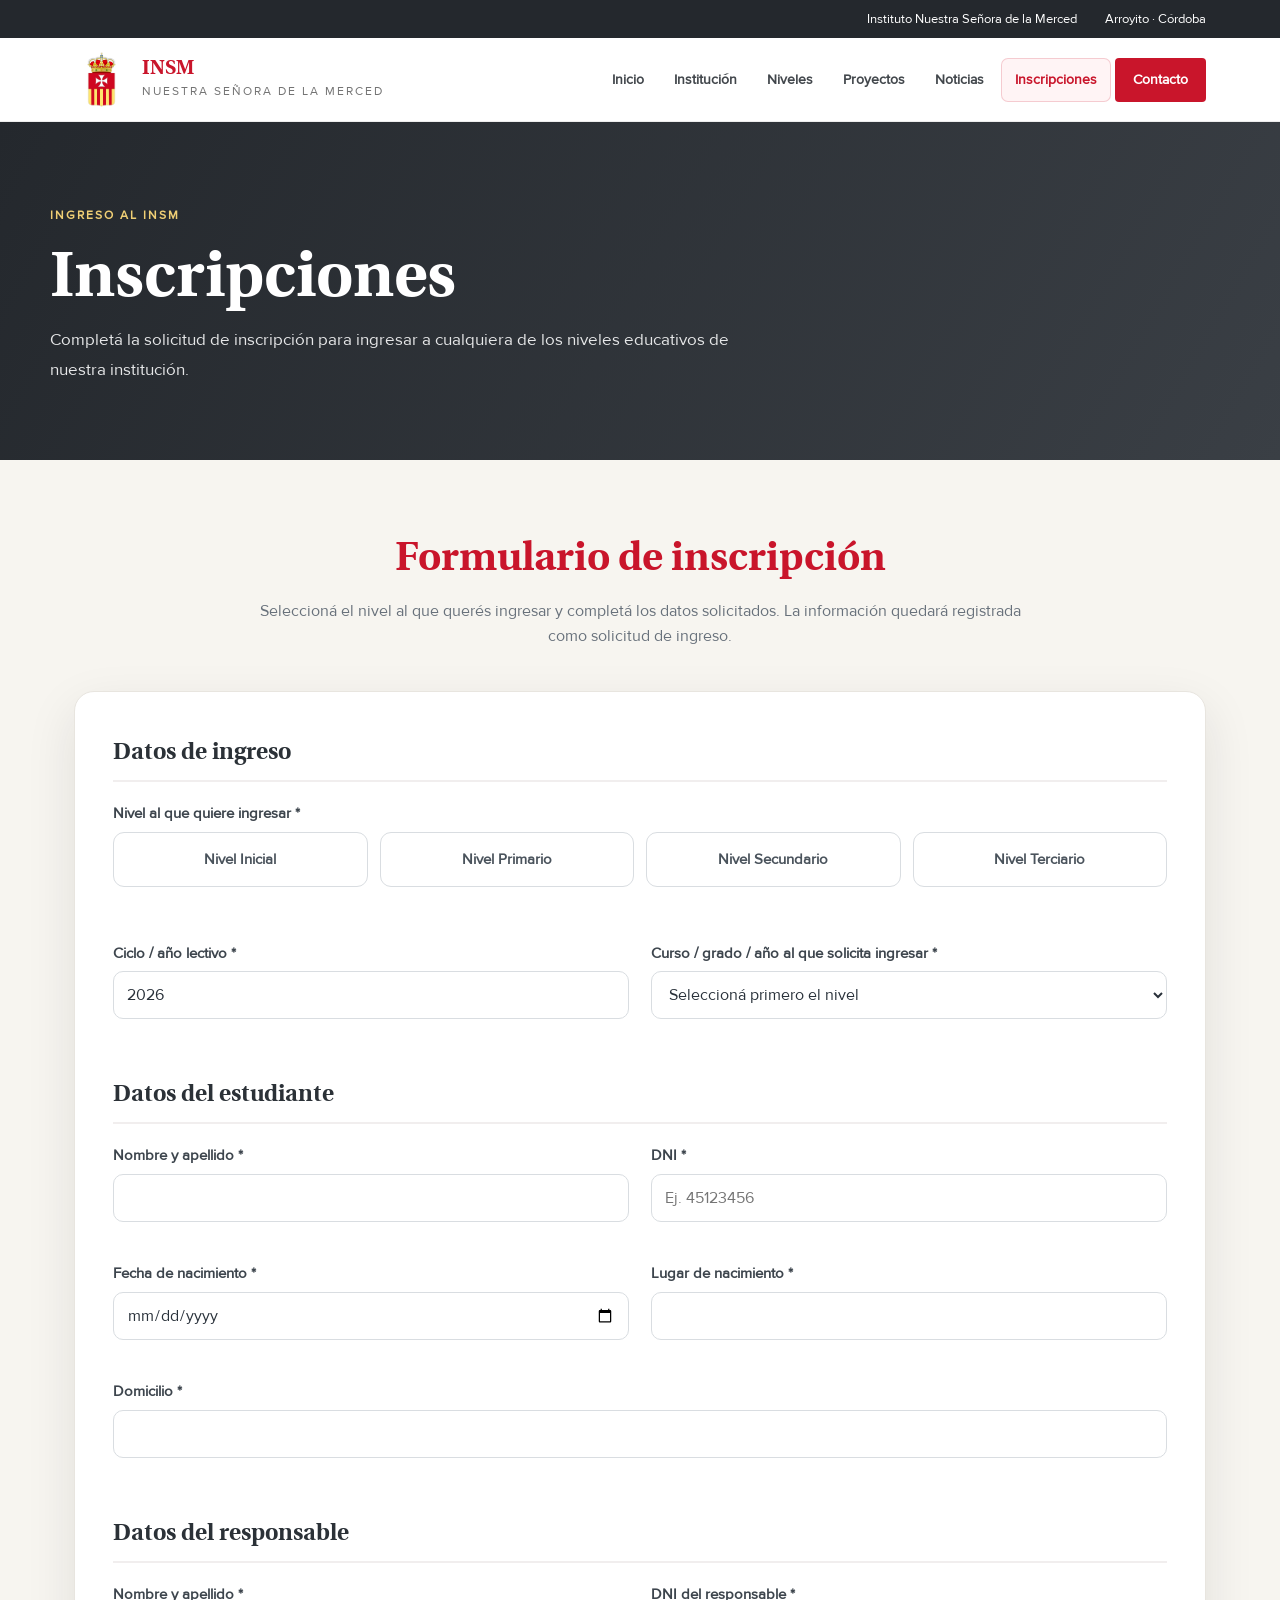
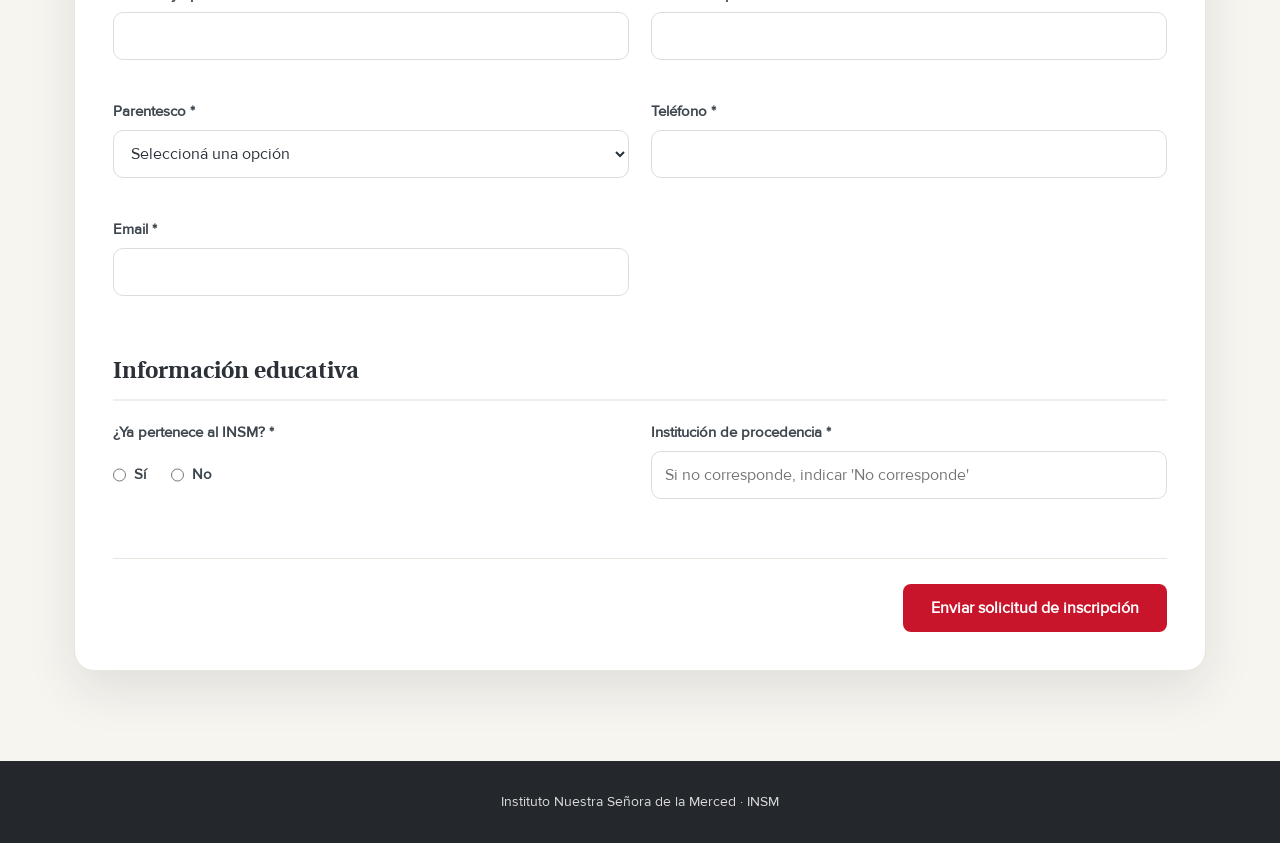
<file: WebINSM-main/Inscripciones.html>
<!DOCTYPE html>
<html lang="es">
<head>
<meta charset="UTF-8">
<meta name="viewport" content="width=device-width, initial-scale=1.0">
<title>Inscripciones | INSM</title>
<meta name="description" content="Formulario general de inscripción del Instituto Nuestra Señora de la Merced.">
<link rel="icon" href="img/favicon.ico">
<style>
@font-face{font-family:Heuristica;src:url('fonts/Heuristica-Regular.ttf') format('truetype')}
@font-face{font-family:Heuristica;src:url('fonts/Heuristica-Bold.ttf') format('truetype');font-weight:700}
@font-face{font-family:Proxima;src:url('fonts/ProximaNova-Regular.ttf') format('truetype')}
:root{--red:#c9152b;--red-dark:#9f1022;--gold:#dcae3d;--ink:#20252b;--muted:#68717b;--cream:#f7f5f0;--white:#fff;--line:#e8e5df;--shadow:0 18px 50px rgba(27,31,35,.10)}
*{box-sizing:border-box;margin:0;padding:0}
html{scroll-behavior:smooth}
body{font-family:Proxima,Arial,sans-serif;color:var(--ink);background:#f7f5f0;line-height:1.55}
a{text-decoration:none;color:inherit}
.topbar{background:#24282d;color:#fff;font-size:.82rem}.topbar-inner{max-width:1180px;margin:auto;padding:9px 24px;display:flex;justify-content:flex-end;gap:28px}
.header{position:sticky;top:0;z-index:50;background:rgba(255,255,255,.97);backdrop-filter:blur(12px);border-bottom:1px solid rgba(0,0,0,.07)}
.nav{max-width:1180px;margin:auto;padding:14px 24px;display:flex;align-items:center;gap:34px}.brand{display:flex;align-items:center;gap:13px;margin-right:auto}.brand img{width:55px;height:55px;object-fit:contain}.brand-text strong{font-family:Heuristica,serif;font-size:1.25rem;color:var(--red);display:block;line-height:1.05}.brand-text span{font-size:.72rem;letter-spacing:2px;color:#747474;text-transform:uppercase}
nav ul{display:flex;list-style:none;gap:4px;align-items:center;flex-wrap:wrap}nav a{display:block;padding:10px 13px;border-radius:7px;font-size:.9rem;font-weight:600;color:#42474c;transition:.2s}nav a:hover{background:#f5eeee;color:var(--red)}.nav-inscripciones{color:var(--red)!important;background:#fff4f5;border:1px solid rgba(201,21,43,.18)}.nav-cta{background:var(--red)!important;color:#fff!important;padding:11px 18px!important;border-radius:4px!important}
.hero{background:linear-gradient(120deg,#24282d 0%,#3a3f45 100%);color:white;padding:80px 24px 75px}.hero-inner{max-width:1180px;margin:auto}.eyebrow{display:inline-block;color:#f0cf75;font-weight:700;font-size:.78rem;letter-spacing:2px;text-transform:uppercase;margin-bottom:14px}.hero h1{font-family:Heuristica,serif;font-size:clamp(2.6rem,5vw,4.5rem);line-height:1.05;margin-bottom:18px}.hero p{max-width:720px;color:#e6e7e8;font-size:1.08rem;line-height:1.75}
.main{max-width:1180px;margin:0 auto;padding:65px 24px 90px}.intro{text-align:center;max-width:800px;margin:0 auto 42px}.intro h2{font-family:Heuristica,serif;color:var(--red);font-size:2.5rem;margin-bottom:12px}.intro p{color:var(--muted)}
.form-card{background:#fff;border:1px solid var(--line);border-radius:20px;box-shadow:var(--shadow);padding:38px}.section-title{font-family:Heuristica,serif;color:#2b3137;font-size:1.45rem;margin:4px 0 20px;padding-bottom:10px;border-bottom:2px solid #f1eeee}.section-title:not(:first-child){margin-top:35px}.grid{display:grid;grid-template-columns:1fr 1fr;gap:18px 22px}.full{grid-column:1/-1}.field{display:flex;flex-direction:column}.field label{font-weight:700;color:#3d454d;font-size:.92rem;margin-bottom:7px}.field input,.field select{width:100%;height:48px;border:1px solid #d9dde1;border-radius:10px;padding:0 13px;font:inherit;color:#29313a;background:#fff}.field input:focus,.field select:focus{outline:none;border-color:var(--red);box-shadow:0 0 0 4px rgba(201,21,43,.09)}.help{font-size:.76rem;color:#8a9198;margin-top:5px;min-height:17px}.error{color:#b42335}.invalid{border-color:#b42335!important;background:#fff8f8!important}
.levels{display:grid;grid-template-columns:repeat(4,1fr);gap:12px;margin-bottom:8px}.level-option{position:relative}.level-option input{position:absolute;opacity:0}.level-option label{display:block;text-align:center;padding:15px 10px;border:1px solid #d9dde1;border-radius:11px;cursor:pointer;font-weight:700;color:#4a535c;transition:.2s}.level-option input:checked+label{background:var(--red);border-color:var(--red);color:#fff;box-shadow:0 8px 18px rgba(201,21,43,.18)}
.radio-row{display:flex;gap:25px;flex-wrap:wrap}.radio{display:flex;align-items:center;gap:8px;color:#4b555e}.radio input{accent-color:var(--red)}
.actions{margin-top:30px;padding-top:25px;border-top:1px solid var(--line);display:flex;justify-content:flex-end}.submit{border:0;background:var(--red);color:#fff;padding:14px 28px;border-radius:8px;font:700 1rem Proxima,Arial;cursor:pointer;transition:.2s}.submit:hover{background:var(--red-dark);transform:translateY(-2px);box-shadow:0 10px 24px rgba(201,21,43,.2)}
.status{display:none;padding:15px 18px;border-radius:10px;margin-bottom:22px}.status.success{display:block;background:#ecfdf3;color:#18794e;border:1px solid #b7ebcf}.status.error{display:block;background:#fff1f3;color:#b42335;border:1px solid #ffc7d0}
footer{background:#24282d;color:#ddd;padding:30px 24px;text-align:center;font-size:.9rem}
@media(max-width:900px){nav ul{justify-content:flex-end}.grid{grid-template-columns:1fr}.full{grid-column:auto}.levels{grid-template-columns:1fr 1fr}}
@media(max-width:600px){.nav{padding:12px 16px}.brand img{width:45px;height:45px}.brand-text strong{font-size:1rem}.brand-text span{font-size:.58rem}.topbar{display:none}.nav{flex-wrap:wrap}.nav nav{width:100%}nav ul{justify-content:center}.hero{padding:55px 20px}.main{padding:45px 16px 65px}.form-card{padding:24px 18px}.levels{grid-template-columns:1fr}.actions{justify-content:stretch}.submit{width:100%}}
</style>
</head>
<body>
<div class="topbar"><div class="topbar-inner"><span>Instituto Nuestra Señora de la Merced</span><span>Arroyito · Córdoba</span></div></div>
<header class="header">
<div class="nav">
<a class="brand" href="index.html"><img src="img/logo.png" alt="Logo INSM" onerror="this.style.display='none'"><div class="brand-text"><strong>INSM</strong><span>Nuestra Señora de la Merced</span></div></a>
<nav><ul><li><a href="index.html">Inicio</a></li><li><a href="NuestroColegio.html">Institución</a></li><li><a href="index.html#niveles">Niveles</a></li><li><a href="Proyectos.html">Proyectos</a></li><li><a href="index.html#noticias">Noticias</a></li><li><a class="nav-inscripciones" href="Inscripciones.html">Inscripciones</a></li><li><a class="nav-cta" href="Contacto.html">Contacto</a></li></ul></nav>
</div></header>

<section class="hero"><div class="hero-inner"><span class="eyebrow">Ingreso al INSM</span><h1>Inscripciones</h1><p>Completá la solicitud de inscripción para ingresar a cualquiera de los niveles educativos de nuestra institución.</p></div></section>

<main class="main">
<div class="intro"><h2>Formulario de inscripción</h2><p>Seleccioná el nivel al que querés ingresar y completá los datos solicitados. La información quedará registrada como solicitud de ingreso.</p></div>
<div class="form-card">
<div id="status" class="status" aria-live="polite"></div>
<form id="inscripcionForm" novalidate>
<h3 class="section-title">Datos de ingreso</h3>
<div class="grid">
<div class="field full"><label>Nivel al que quiere ingresar *</label><div class="levels">
<div class="level-option"><input type="radio" id="inicial" name="nivel" value="Nivel Inicial"><label for="inicial">Nivel Inicial</label></div>
<div class="level-option"><input type="radio" id="primario" name="nivel" value="Nivel Primario"><label for="primario">Nivel Primario</label></div>
<div class="level-option"><input type="radio" id="secundario" name="nivel" value="Nivel Secundario"><label for="secundario">Nivel Secundario</label></div>
<div class="level-option"><input type="radio" id="terciario" name="nivel" value="Nivel Terciario"><label for="terciario">Nivel Terciario</label></div>
</div><small id="error-nivel" class="help"></small></div>
<div class="field"><label for="ciclo">Ciclo / año lectivo *</label><input id="ciclo" type="number" min="2024" max="2100" value="2026"><small id="error-ciclo" class="help"></small></div>
<div class="field"><label for="curso">Curso / grado / año al que solicita ingresar *</label><select id="curso"><option value="">Seleccioná primero el nivel</option></select><small id="error-curso" class="help"></small></div>
</div>

<h3 class="section-title">Datos del estudiante</h3>
<div class="grid">
<div class="field"><label for="nombre">Nombre y apellido *</label><input id="nombre" type="text" autocomplete="name"><small id="error-nombre" class="help"></small></div>
<div class="field"><label for="dni">DNI *</label><input id="dni" type="text" inputmode="numeric" maxlength="10" placeholder="Ej. 45123456"><small id="error-dni" class="help"></small></div>
<div class="field"><label for="fecha">Fecha de nacimiento *</label><input id="fecha" type="date"><small id="error-fecha" class="help"></small></div>
<div class="field"><label for="lugar">Lugar de nacimiento *</label><input id="lugar" type="text"><small id="error-lugar" class="help"></small></div>
<div class="field full"><label for="domicilio">Domicilio *</label><input id="domicilio" type="text" autocomplete="street-address"><small id="error-domicilio" class="help"></small></div>
</div>

<h3 class="section-title">Datos del responsable</h3>
<div class="grid">
<div class="field"><label for="responsable">Nombre y apellido *</label><input id="responsable" type="text" autocomplete="name"><small id="error-responsable" class="help"></small></div>
<div class="field"><label for="dniResponsable">DNI del responsable *</label><input id="dniResponsable" type="text" inputmode="numeric" maxlength="10"><small id="error-dniResponsable" class="help"></small></div>
<div class="field"><label for="parentesco">Parentesco *</label><select id="parentesco"><option value="">Seleccioná una opción</option><option>Madre</option><option>Padre</option><option>Tutor/a</option><option>Otro</option></select><small id="error-parentesco" class="help"></small></div>
<div class="field"><label for="telefono">Teléfono *</label><input id="telefono" type="tel" autocomplete="tel"><small id="error-telefono" class="help"></small></div>
<div class="field"><label for="email">Email *</label><input id="email" type="email" autocomplete="email"><small id="error-email" class="help"></small></div>
</div>

<h3 class="section-title">Información educativa</h3>
<div class="grid">
<div class="field"><label>¿Ya pertenece al INSM? *</label><div class="radio-row"><label class="radio"><input type="radio" name="pertenece" value="Sí"> Sí</label><label class="radio"><input type="radio" name="pertenece" value="No"> No</label></div><small id="error-pertenece" class="help"></small></div>
<div class="field"><label for="procedencia">Institución de procedencia *</label><input id="procedencia" type="text" placeholder="Si no corresponde, indicar 'No corresponde'"><small id="error-procedencia" class="help"></small></div>
</div>

<div class="actions"><button class="submit" type="submit">Enviar solicitud de inscripción</button></div>
</form>
</div>
</main>
<footer>Instituto Nuestra Señora de la Merced · INSM</footer>
<script src="js/inscripciones.js"></script>
</body>
</html>
</file>
